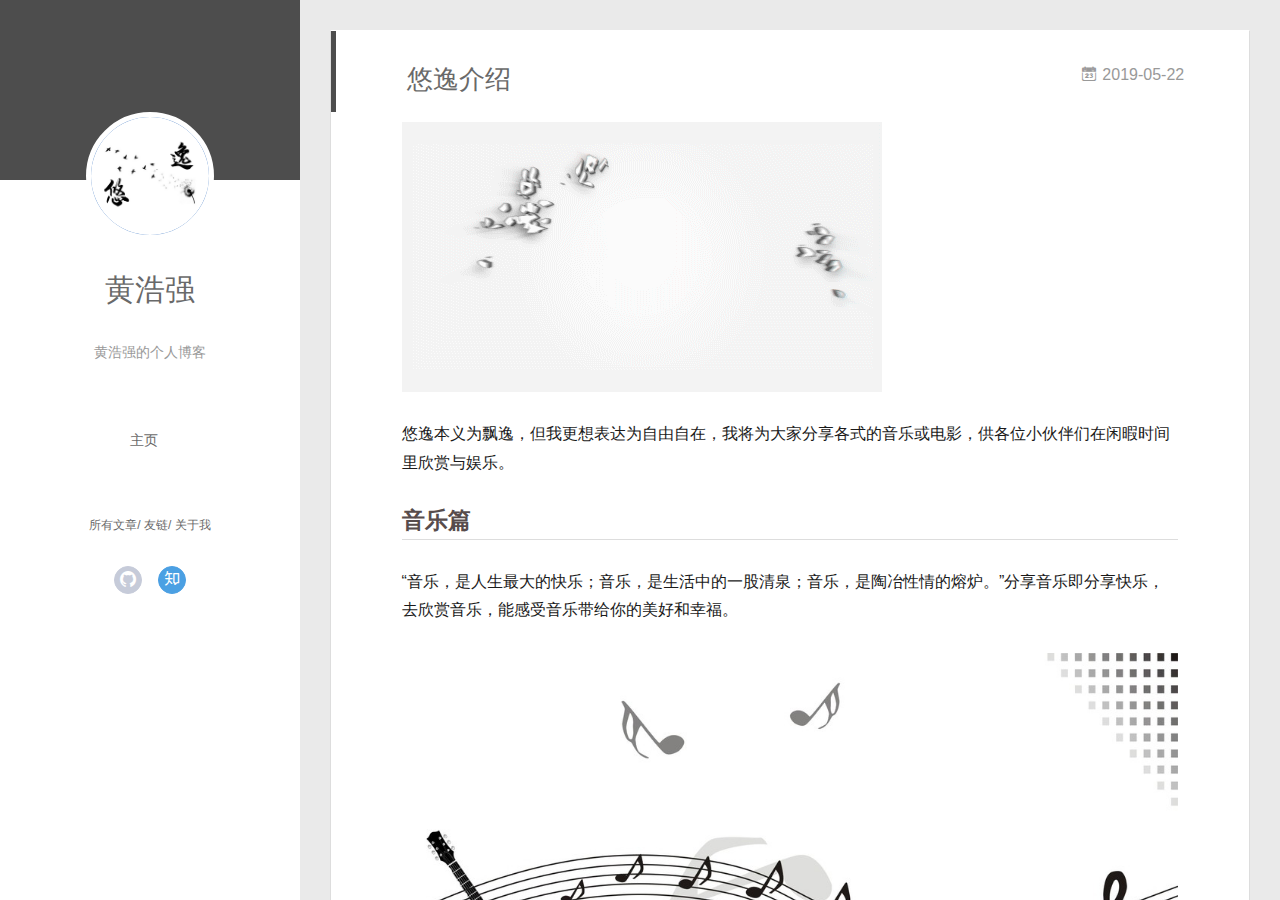
<file: index.html>
<!DOCTYPE html>
<html>
<head><meta name="generator" content="Hexo 3.8.0">
  <meta charset="utf-8">
  
  <meta name="renderer" content="webkit">
  <meta http-equiv="X-UA-Compatible" content="IE=edge">
  <link rel="dns-prefetch" href="http://www.hhq98.cn">
  <title>黄浩强的个人博客</title>
  <meta name="viewport" content="width=device-width, initial-scale=1, maximum-scale=1">
  <meta name="description" content="欢迎来到黄浩强的个人博客">
<meta name="keywords" content="黄浩强">
<meta property="og:type" content="website">
<meta property="og:title" content="黄浩强的个人博客">
<meta property="og:url" content="http://www.hhq98.cn/index.html">
<meta property="og:site_name" content="黄浩强的个人博客">
<meta property="og:description" content="欢迎来到黄浩强的个人博客">
<meta property="og:locale" content="default">
<meta name="twitter:card" content="summary">
<meta name="twitter:title" content="黄浩强的个人博客">
<meta name="twitter:description" content="欢迎来到黄浩强的个人博客">
  
    <link rel="alternative" href="/atom.xml" title="黄浩强的个人博客" type="application/atom+xml">
  
  
    <link rel="icon" href="/img/favicon.ico">
  
  <link rel="stylesheet" type="text/css" href="/./main.0cf68a.css">
  <style type="text/css">
  
    #container.show {
      background: linear-gradient(200deg,#a0cfe4,#e8c37e);
    }
  </style>
  

  

</head>
</html>
<body>
  <div id="container" q-class="show:isCtnShow">
    <canvas id="anm-canvas" class="anm-canvas"></canvas>
    <div class="left-col" q-class="show:isShow">
      
<div class="overlay" style="background: #4d4d4d"></div>
<div class="intrude-less">
	<header id="header" class="inner">
		<a href="/" class="profilepic">
			<img src="/img/1.jpg" class="js-avatar">
		</a>
		<hgroup>
		  <h1 class="header-author"><a href="/">黄浩强</a></h1>
		</hgroup>
		
		<p class="header-subtitle">黄浩强的个人博客</p>
		

		<nav class="header-menu">
			<ul>
			
				<li><a href="/">主页</a></li>
	        
			</ul>
		</nav>
		<nav class="header-smart-menu">
    		
    			
    			<a q-on="click: openSlider(e, 'innerArchive')" href="javascript:void(0)">所有文章</a>
    			
            
    			
    			<a q-on="click: openSlider(e, 'friends')" href="javascript:void(0)">友链</a>
    			
            
    			
    			<a q-on="click: openSlider(e, 'aboutme')" href="javascript:void(0)">关于我</a>
    			
            
		</nav>
		<nav class="header-nav">
			<div class="social">
				
					<a class="github" target="_blank" href="https://github.com/HHQ001" title="github"><i class="icon-github"></i></a>
		        
					<a class="zhihu" target="_blank" href="https://www.zhihu.com/people/er-jin-zhi-44/activities" title="zhihu"><i class="icon-zhihu"></i></a>
		        
			</div>
		</nav>
	</header>		
</div>

    </div>
    <div class="mid-col" q-class="show:isShow,hide:isShow|isFalse">
      
<nav id="mobile-nav">
  	<div class="overlay js-overlay" style="background: #4d4d4d"></div>
	<div class="btnctn js-mobile-btnctn">
  		<div class="slider-trigger list" q-on="click: openSlider(e)"><i class="icon icon-sort"></i></div>
	</div>
	<div class="intrude-less">
		<header id="header" class="inner">
			<div class="profilepic">
				<img src="/img/1.jpg" class="js-avatar">
			</div>
			<hgroup>
			  <h1 class="header-author js-header-author">黄浩强</h1>
			</hgroup>
			
			<p class="header-subtitle"><i class="icon icon-quo-left"></i>黄浩强的个人博客<i class="icon icon-quo-right"></i></p>
			
			
			
				
			
			
			
			<nav class="header-nav">
				<div class="social">
					
						<a class="github" target="_blank" href="https://github.com/HHQ001" title="github"><i class="icon-github"></i></a>
			        
						<a class="zhihu" target="_blank" href="https://www.zhihu.com/people/er-jin-zhi-44/activities" title="zhihu"><i class="icon-zhihu"></i></a>
			        
				</div>
			</nav>

			<nav class="header-menu js-header-menu">
				<ul style="width: 50%">
				
				
					<li style="width: 100%"><a href="/">主页</a></li>
		        
				</ul>
			</nav>
		</header>				
	</div>
	<div class="mobile-mask" style="display:none" q-show="isShow"></div>
</nav>

      <div id="wrapper" class="body-wrap">
        <div class="menu-l">
          <div class="canvas-wrap">
            <canvas data-colors="#eaeaea" data-sectionHeight="100" data-contentId="js-content" id="myCanvas1" class="anm-canvas"></canvas>
          </div>
          <div id="js-content" class="content-ll">
            
  
    <article id="post-悠逸介绍" class="article article-type-post  article-index" itemscope itemprop="blogPost">
  <div class="article-inner">
    
      <header class="article-header">
        
  
    <h1 itemprop="name">
      <a class="article-title" href="/2019/05/22/悠逸介绍/">悠逸介绍</a>
    </h1>
  

        
        <a href="/2019/05/22/悠逸介绍/" class="archive-article-date">
  	<time datetime="2019-05-22T03:38:52.000Z" itemprop="datePublished"><i class="icon-calendar icon"></i>2019-05-22</time>
</a>
        
      </header>
    
    <div class="article-entry" itemprop="articleBody">
      
        <p><img src="/2019/05/22/悠逸介绍/悠逸480.gif" alt="悠逸"></p>
<p>悠逸本义为飘逸，但我更想表达为自由自在，我将为大家分享各式的音乐或电影，供各位小伙伴们在闲暇时间里欣赏与娱乐。</p>
<h2 id="音乐篇"><a href="#音乐篇" class="headerlink" title="音乐篇"></a>音乐篇</h2><p>“音乐，是人生最大的快乐；音乐，是生活中的一股清泉；音乐，是陶冶性情的熔炉。”分享音乐即分享快乐，去欣赏音乐，能感受音乐带给你的美好和幸福。</p>
<p><img src="/2019/05/22/悠逸介绍/0101.png" alt="音乐"></p>
<h2 id="电影篇"><a href="#电影篇" class="headerlink" title="电影篇"></a>电影篇</h2><p>电影带给你的魅力是你能通过镜头所看到的世界给你对现实生活的反思，塔可夫斯基《雕刻时光》中说过，人们去电影院通常是因为时间：为了失去或错过的时光，为了不曾拥有的时光。</p>
<p>电影里有什么？<br>有别人的故事，<br>和我们那些——<br>永远闪亮的梦想。</p>
<p><img src="/2019/05/22/悠逸介绍/0102.png" alt="电影"></p>
<h2 id="End"><a href="#End" class="headerlink" title="End"></a>End</h2><p>希望往后的音乐和电影分享能给大家带来精神上的愉悦感。如果有喜欢听音乐和看电影的小伙伴可以关注我的公众号——悠逸，期待可以与你们共同探讨。</p>
<p><img src="/2019/05/22/悠逸介绍/qrcode.jpg" alt="悠逸二维码"></p>

      

      
    </div>
    <div class="article-info article-info-index">
      
      
      

      
        <p class="article-more-link">
          <a class="article-more-a" href="/2019/05/22/悠逸介绍/">展开全文 >></a>
        </p>
      

      
      <div class="clearfix"></div>
    </div>
  </div>
</article>

<aside class="wrap-side-operation">
    <div class="mod-side-operation">
        
        <div class="jump-container" id="js-jump-container" style="display:none;">
            <a href="javascript:void(0)" class="mod-side-operation__jump-to-top">
                <i class="icon-font icon-back"></i>
            </a>
            <div id="js-jump-plan-container" class="jump-plan-container" style="top: -11px;">
                <i class="icon-font icon-plane jump-plane"></i>
            </div>
        </div>
        
        
    </div>
</aside>




  
  


          </div>
        </div>
      </div>
      <footer id="footer">
  <div class="outer">
    <div id="footer-info">
    	<div class="footer-left">
    		&copy; 2019 黄浩强
    	</div>
      	<div class="footer-right">
      		<a href="http://hexo.io/" target="_blank">Hexo</a>  Theme <a href="https://github.com/litten/hexo-theme-yilia" target="_blank">Yilia</a> by Litten
      	</div>
    </div>
  </div>
</footer>
    </div>
    <script>
	var yiliaConfig = {
		mathjax: false,
		isHome: true,
		isPost: false,
		isArchive: false,
		isTag: false,
		isCategory: false,
		open_in_new: false,
		toc_hide_index: true,
		root: "/",
		innerArchive: true,
		showTags: false
	}
</script>

<script>!function(t){function n(e){if(r[e])return r[e].exports;var i=r[e]={exports:{},id:e,loaded:!1};return t[e].call(i.exports,i,i.exports,n),i.loaded=!0,i.exports}var r={};n.m=t,n.c=r,n.p="./",n(0)}([function(t,n,r){r(195),t.exports=r(191)},function(t,n,r){var e=r(3),i=r(52),o=r(27),u=r(28),c=r(53),f="prototype",a=function(t,n,r){var s,l,h,v,p=t&a.F,d=t&a.G,y=t&a.S,g=t&a.P,b=t&a.B,m=d?e:y?e[n]||(e[n]={}):(e[n]||{})[f],x=d?i:i[n]||(i[n]={}),w=x[f]||(x[f]={});d&&(r=n);for(s in r)l=!p&&m&&void 0!==m[s],h=(l?m:r)[s],v=b&&l?c(h,e):g&&"function"==typeof h?c(Function.call,h):h,m&&u(m,s,h,t&a.U),x[s]!=h&&o(x,s,v),g&&w[s]!=h&&(w[s]=h)};e.core=i,a.F=1,a.G=2,a.S=4,a.P=8,a.B=16,a.W=32,a.U=64,a.R=128,t.exports=a},function(t,n,r){var e=r(6);t.exports=function(t){if(!e(t))throw TypeError(t+" is not an object!");return t}},function(t,n){var r=t.exports="undefined"!=typeof window&&window.Math==Math?window:"undefined"!=typeof self&&self.Math==Math?self:Function("return this")();"number"==typeof __g&&(__g=r)},function(t,n){t.exports=function(t){try{return!!t()}catch(t){return!0}}},function(t,n){var r=t.exports="undefined"!=typeof window&&window.Math==Math?window:"undefined"!=typeof self&&self.Math==Math?self:Function("return this")();"number"==typeof __g&&(__g=r)},function(t,n){t.exports=function(t){return"object"==typeof t?null!==t:"function"==typeof t}},function(t,n,r){var e=r(126)("wks"),i=r(76),o=r(3).Symbol,u="function"==typeof o;(t.exports=function(t){return e[t]||(e[t]=u&&o[t]||(u?o:i)("Symbol."+t))}).store=e},function(t,n){var r={}.hasOwnProperty;t.exports=function(t,n){return r.call(t,n)}},function(t,n,r){var e=r(94),i=r(33);t.exports=function(t){return e(i(t))}},function(t,n,r){t.exports=!r(4)(function(){return 7!=Object.defineProperty({},"a",{get:function(){return 7}}).a})},function(t,n,r){var e=r(2),i=r(167),o=r(50),u=Object.defineProperty;n.f=r(10)?Object.defineProperty:function(t,n,r){if(e(t),n=o(n,!0),e(r),i)try{return u(t,n,r)}catch(t){}if("get"in r||"set"in r)throw TypeError("Accessors not supported!");return"value"in r&&(t[n]=r.value),t}},function(t,n,r){t.exports=!r(18)(function(){return 7!=Object.defineProperty({},"a",{get:function(){return 7}}).a})},function(t,n,r){var e=r(14),i=r(22);t.exports=r(12)?function(t,n,r){return e.f(t,n,i(1,r))}:function(t,n,r){return t[n]=r,t}},function(t,n,r){var e=r(20),i=r(58),o=r(42),u=Object.defineProperty;n.f=r(12)?Object.defineProperty:function(t,n,r){if(e(t),n=o(n,!0),e(r),i)try{return u(t,n,r)}catch(t){}if("get"in r||"set"in r)throw TypeError("Accessors not supported!");return"value"in r&&(t[n]=r.value),t}},function(t,n,r){var e=r(40)("wks"),i=r(23),o=r(5).Symbol,u="function"==typeof o;(t.exports=function(t){return e[t]||(e[t]=u&&o[t]||(u?o:i)("Symbol."+t))}).store=e},function(t,n,r){var e=r(67),i=Math.min;t.exports=function(t){return t>0?i(e(t),9007199254740991):0}},function(t,n,r){var e=r(46);t.exports=function(t){return Object(e(t))}},function(t,n){t.exports=function(t){try{return!!t()}catch(t){return!0}}},function(t,n,r){var e=r(63),i=r(34);t.exports=Object.keys||function(t){return e(t,i)}},function(t,n,r){var e=r(21);t.exports=function(t){if(!e(t))throw TypeError(t+" is not an object!");return t}},function(t,n){t.exports=function(t){return"object"==typeof t?null!==t:"function"==typeof t}},function(t,n){t.exports=function(t,n){return{enumerable:!(1&t),configurable:!(2&t),writable:!(4&t),value:n}}},function(t,n){var r=0,e=Math.random();t.exports=function(t){return"Symbol(".concat(void 0===t?"":t,")_",(++r+e).toString(36))}},function(t,n){var r={}.hasOwnProperty;t.exports=function(t,n){return r.call(t,n)}},function(t,n){var r=t.exports={version:"2.4.0"};"number"==typeof __e&&(__e=r)},function(t,n){t.exports=function(t){if("function"!=typeof t)throw TypeError(t+" is not a function!");return t}},function(t,n,r){var e=r(11),i=r(66);t.exports=r(10)?function(t,n,r){return e.f(t,n,i(1,r))}:function(t,n,r){return t[n]=r,t}},function(t,n,r){var e=r(3),i=r(27),o=r(24),u=r(76)("src"),c="toString",f=Function[c],a=(""+f).split(c);r(52).inspectSource=function(t){return f.call(t)},(t.exports=function(t,n,r,c){var f="function"==typeof r;f&&(o(r,"name")||i(r,"name",n)),t[n]!==r&&(f&&(o(r,u)||i(r,u,t[n]?""+t[n]:a.join(String(n)))),t===e?t[n]=r:c?t[n]?t[n]=r:i(t,n,r):(delete t[n],i(t,n,r)))})(Function.prototype,c,function(){return"function"==typeof this&&this[u]||f.call(this)})},function(t,n,r){var e=r(1),i=r(4),o=r(46),u=function(t,n,r,e){var i=String(o(t)),u="<"+n;return""!==r&&(u+=" "+r+'="'+String(e).replace(/"/g,"&quot;")+'"'),u+">"+i+"</"+n+">"};t.exports=function(t,n){var r={};r[t]=n(u),e(e.P+e.F*i(function(){var n=""[t]('"');return n!==n.toLowerCase()||n.split('"').length>3}),"String",r)}},function(t,n,r){var e=r(115),i=r(46);t.exports=function(t){return e(i(t))}},function(t,n,r){var e=r(116),i=r(66),o=r(30),u=r(50),c=r(24),f=r(167),a=Object.getOwnPropertyDescriptor;n.f=r(10)?a:function(t,n){if(t=o(t),n=u(n,!0),f)try{return a(t,n)}catch(t){}if(c(t,n))return i(!e.f.call(t,n),t[n])}},function(t,n,r){var e=r(24),i=r(17),o=r(145)("IE_PROTO"),u=Object.prototype;t.exports=Object.getPrototypeOf||function(t){return t=i(t),e(t,o)?t[o]:"function"==typeof t.constructor&&t instanceof t.constructor?t.constructor.prototype:t instanceof Object?u:null}},function(t,n){t.exports=function(t){if(void 0==t)throw TypeError("Can't call method on  "+t);return t}},function(t,n){t.exports="constructor,hasOwnProperty,isPrototypeOf,propertyIsEnumerable,toLocaleString,toString,valueOf".split(",")},function(t,n){t.exports={}},function(t,n){t.exports=!0},function(t,n){n.f={}.propertyIsEnumerable},function(t,n,r){var e=r(14).f,i=r(8),o=r(15)("toStringTag");t.exports=function(t,n,r){t&&!i(t=r?t:t.prototype,o)&&e(t,o,{configurable:!0,value:n})}},function(t,n,r){var e=r(40)("keys"),i=r(23);t.exports=function(t){return e[t]||(e[t]=i(t))}},function(t,n,r){var e=r(5),i="__core-js_shared__",o=e[i]||(e[i]={});t.exports=function(t){return o[t]||(o[t]={})}},function(t,n){var r=Math.ceil,e=Math.floor;t.exports=function(t){return isNaN(t=+t)?0:(t>0?e:r)(t)}},function(t,n,r){var e=r(21);t.exports=function(t,n){if(!e(t))return t;var r,i;if(n&&"function"==typeof(r=t.toString)&&!e(i=r.call(t)))return i;if("function"==typeof(r=t.valueOf)&&!e(i=r.call(t)))return i;if(!n&&"function"==typeof(r=t.toString)&&!e(i=r.call(t)))return i;throw TypeError("Can't convert object to primitive value")}},function(t,n,r){var e=r(5),i=r(25),o=r(36),u=r(44),c=r(14).f;t.exports=function(t){var n=i.Symbol||(i.Symbol=o?{}:e.Symbol||{});"_"==t.charAt(0)||t in n||c(n,t,{value:u.f(t)})}},function(t,n,r){n.f=r(15)},function(t,n){var r={}.toString;t.exports=function(t){return r.call(t).slice(8,-1)}},function(t,n){t.exports=function(t){if(void 0==t)throw TypeError("Can't call method on  "+t);return t}},function(t,n,r){var e=r(4);t.exports=function(t,n){return!!t&&e(function(){n?t.call(null,function(){},1):t.call(null)})}},function(t,n,r){var e=r(53),i=r(115),o=r(17),u=r(16),c=r(203);t.exports=function(t,n){var r=1==t,f=2==t,a=3==t,s=4==t,l=6==t,h=5==t||l,v=n||c;return function(n,c,p){for(var d,y,g=o(n),b=i(g),m=e(c,p,3),x=u(b.length),w=0,S=r?v(n,x):f?v(n,0):void 0;x>w;w++)if((h||w in b)&&(d=b[w],y=m(d,w,g),t))if(r)S[w]=y;else if(y)switch(t){case 3:return!0;case 5:return d;case 6:return w;case 2:S.push(d)}else if(s)return!1;return l?-1:a||s?s:S}}},function(t,n,r){var e=r(1),i=r(52),o=r(4);t.exports=function(t,n){var r=(i.Object||{})[t]||Object[t],u={};u[t]=n(r),e(e.S+e.F*o(function(){r(1)}),"Object",u)}},function(t,n,r){var e=r(6);t.exports=function(t,n){if(!e(t))return t;var r,i;if(n&&"function"==typeof(r=t.toString)&&!e(i=r.call(t)))return i;if("function"==typeof(r=t.valueOf)&&!e(i=r.call(t)))return i;if(!n&&"function"==typeof(r=t.toString)&&!e(i=r.call(t)))return i;throw TypeError("Can't convert object to primitive value")}},function(t,n,r){var e=r(5),i=r(25),o=r(91),u=r(13),c="prototype",f=function(t,n,r){var a,s,l,h=t&f.F,v=t&f.G,p=t&f.S,d=t&f.P,y=t&f.B,g=t&f.W,b=v?i:i[n]||(i[n]={}),m=b[c],x=v?e:p?e[n]:(e[n]||{})[c];v&&(r=n);for(a in r)(s=!h&&x&&void 0!==x[a])&&a in b||(l=s?x[a]:r[a],b[a]=v&&"function"!=typeof x[a]?r[a]:y&&s?o(l,e):g&&x[a]==l?function(t){var n=function(n,r,e){if(this instanceof t){switch(arguments.length){case 0:return new t;case 1:return new t(n);case 2:return new t(n,r)}return new t(n,r,e)}return t.apply(this,arguments)};return n[c]=t[c],n}(l):d&&"function"==typeof l?o(Function.call,l):l,d&&((b.virtual||(b.virtual={}))[a]=l,t&f.R&&m&&!m[a]&&u(m,a,l)))};f.F=1,f.G=2,f.S=4,f.P=8,f.B=16,f.W=32,f.U=64,f.R=128,t.exports=f},function(t,n){var r=t.exports={version:"2.4.0"};"number"==typeof __e&&(__e=r)},function(t,n,r){var e=r(26);t.exports=function(t,n,r){if(e(t),void 0===n)return t;switch(r){case 1:return function(r){return t.call(n,r)};case 2:return function(r,e){return t.call(n,r,e)};case 3:return function(r,e,i){return t.call(n,r,e,i)}}return function(){return t.apply(n,arguments)}}},function(t,n,r){var e=r(183),i=r(1),o=r(126)("metadata"),u=o.store||(o.store=new(r(186))),c=function(t,n,r){var i=u.get(t);if(!i){if(!r)return;u.set(t,i=new e)}var o=i.get(n);if(!o){if(!r)return;i.set(n,o=new e)}return o},f=function(t,n,r){var e=c(n,r,!1);return void 0!==e&&e.has(t)},a=function(t,n,r){var e=c(n,r,!1);return void 0===e?void 0:e.get(t)},s=function(t,n,r,e){c(r,e,!0).set(t,n)},l=function(t,n){var r=c(t,n,!1),e=[];return r&&r.forEach(function(t,n){e.push(n)}),e},h=function(t){return void 0===t||"symbol"==typeof t?t:String(t)},v=function(t){i(i.S,"Reflect",t)};t.exports={store:u,map:c,has:f,get:a,set:s,keys:l,key:h,exp:v}},function(t,n,r){"use strict";if(r(10)){var e=r(69),i=r(3),o=r(4),u=r(1),c=r(127),f=r(152),a=r(53),s=r(68),l=r(66),h=r(27),v=r(73),p=r(67),d=r(16),y=r(75),g=r(50),b=r(24),m=r(180),x=r(114),w=r(6),S=r(17),_=r(137),O=r(70),E=r(32),P=r(71).f,j=r(154),F=r(76),M=r(7),A=r(48),N=r(117),T=r(146),I=r(155),k=r(80),L=r(123),R=r(74),C=r(130),D=r(160),U=r(11),W=r(31),G=U.f,B=W.f,V=i.RangeError,z=i.TypeError,q=i.Uint8Array,K="ArrayBuffer",J="Shared"+K,Y="BYTES_PER_ELEMENT",H="prototype",$=Array[H],X=f.ArrayBuffer,Q=f.DataView,Z=A(0),tt=A(2),nt=A(3),rt=A(4),et=A(5),it=A(6),ot=N(!0),ut=N(!1),ct=I.values,ft=I.keys,at=I.entries,st=$.lastIndexOf,lt=$.reduce,ht=$.reduceRight,vt=$.join,pt=$.sort,dt=$.slice,yt=$.toString,gt=$.toLocaleString,bt=M("iterator"),mt=M("toStringTag"),xt=F("typed_constructor"),wt=F("def_constructor"),St=c.CONSTR,_t=c.TYPED,Ot=c.VIEW,Et="Wrong length!",Pt=A(1,function(t,n){return Tt(T(t,t[wt]),n)}),jt=o(function(){return 1===new q(new Uint16Array([1]).buffer)[0]}),Ft=!!q&&!!q[H].set&&o(function(){new q(1).set({})}),Mt=function(t,n){if(void 0===t)throw z(Et);var r=+t,e=d(t);if(n&&!m(r,e))throw V(Et);return e},At=function(t,n){var r=p(t);if(r<0||r%n)throw V("Wrong offset!");return r},Nt=function(t){if(w(t)&&_t in t)return t;throw z(t+" is not a typed array!")},Tt=function(t,n){if(!(w(t)&&xt in t))throw z("It is not a typed array constructor!");return new t(n)},It=function(t,n){return kt(T(t,t[wt]),n)},kt=function(t,n){for(var r=0,e=n.length,i=Tt(t,e);e>r;)i[r]=n[r++];return i},Lt=function(t,n,r){G(t,n,{get:function(){return this._d[r]}})},Rt=function(t){var n,r,e,i,o,u,c=S(t),f=arguments.length,s=f>1?arguments[1]:void 0,l=void 0!==s,h=j(c);if(void 0!=h&&!_(h)){for(u=h.call(c),e=[],n=0;!(o=u.next()).done;n++)e.push(o.value);c=e}for(l&&f>2&&(s=a(s,arguments[2],2)),n=0,r=d(c.length),i=Tt(this,r);r>n;n++)i[n]=l?s(c[n],n):c[n];return i},Ct=function(){for(var t=0,n=arguments.length,r=Tt(this,n);n>t;)r[t]=arguments[t++];return r},Dt=!!q&&o(function(){gt.call(new q(1))}),Ut=function(){return gt.apply(Dt?dt.call(Nt(this)):Nt(this),arguments)},Wt={copyWithin:function(t,n){return D.call(Nt(this),t,n,arguments.length>2?arguments[2]:void 0)},every:function(t){return rt(Nt(this),t,arguments.length>1?arguments[1]:void 0)},fill:function(t){return C.apply(Nt(this),arguments)},filter:function(t){return It(this,tt(Nt(this),t,arguments.length>1?arguments[1]:void 0))},find:function(t){return et(Nt(this),t,arguments.length>1?arguments[1]:void 0)},findIndex:function(t){return it(Nt(this),t,arguments.length>1?arguments[1]:void 0)},forEach:function(t){Z(Nt(this),t,arguments.length>1?arguments[1]:void 0)},indexOf:function(t){return ut(Nt(this),t,arguments.length>1?arguments[1]:void 0)},includes:function(t){return ot(Nt(this),t,arguments.length>1?arguments[1]:void 0)},join:function(t){return vt.apply(Nt(this),arguments)},lastIndexOf:function(t){return st.apply(Nt(this),arguments)},map:function(t){return Pt(Nt(this),t,arguments.length>1?arguments[1]:void 0)},reduce:function(t){return lt.apply(Nt(this),arguments)},reduceRight:function(t){return ht.apply(Nt(this),arguments)},reverse:function(){for(var t,n=this,r=Nt(n).length,e=Math.floor(r/2),i=0;i<e;)t=n[i],n[i++]=n[--r],n[r]=t;return n},some:function(t){return nt(Nt(this),t,arguments.length>1?arguments[1]:void 0)},sort:function(t){return pt.call(Nt(this),t)},subarray:function(t,n){var r=Nt(this),e=r.length,i=y(t,e);return new(T(r,r[wt]))(r.buffer,r.byteOffset+i*r.BYTES_PER_ELEMENT,d((void 0===n?e:y(n,e))-i))}},Gt=function(t,n){return It(this,dt.call(Nt(this),t,n))},Bt=function(t){Nt(this);var n=At(arguments[1],1),r=this.length,e=S(t),i=d(e.length),o=0;if(i+n>r)throw V(Et);for(;o<i;)this[n+o]=e[o++]},Vt={entries:function(){return at.call(Nt(this))},keys:function(){return ft.call(Nt(this))},values:function(){return ct.call(Nt(this))}},zt=function(t,n){return w(t)&&t[_t]&&"symbol"!=typeof n&&n in t&&String(+n)==String(n)},qt=function(t,n){return zt(t,n=g(n,!0))?l(2,t[n]):B(t,n)},Kt=function(t,n,r){return!(zt(t,n=g(n,!0))&&w(r)&&b(r,"value"))||b(r,"get")||b(r,"set")||r.configurable||b(r,"writable")&&!r.writable||b(r,"enumerable")&&!r.enumerable?G(t,n,r):(t[n]=r.value,t)};St||(W.f=qt,U.f=Kt),u(u.S+u.F*!St,"Object",{getOwnPropertyDescriptor:qt,defineProperty:Kt}),o(function(){yt.call({})})&&(yt=gt=function(){return vt.call(this)});var Jt=v({},Wt);v(Jt,Vt),h(Jt,bt,Vt.values),v(Jt,{slice:Gt,set:Bt,constructor:function(){},toString:yt,toLocaleString:Ut}),Lt(Jt,"buffer","b"),Lt(Jt,"byteOffset","o"),Lt(Jt,"byteLength","l"),Lt(Jt,"length","e"),G(Jt,mt,{get:function(){return this[_t]}}),t.exports=function(t,n,r,f){f=!!f;var a=t+(f?"Clamped":"")+"Array",l="Uint8Array"!=a,v="get"+t,p="set"+t,y=i[a],g=y||{},b=y&&E(y),m=!y||!c.ABV,S={},_=y&&y[H],j=function(t,r){var e=t._d;return e.v[v](r*n+e.o,jt)},F=function(t,r,e){var i=t._d;f&&(e=(e=Math.round(e))<0?0:e>255?255:255&e),i.v[p](r*n+i.o,e,jt)},M=function(t,n){G(t,n,{get:function(){return j(this,n)},set:function(t){return F(this,n,t)},enumerable:!0})};m?(y=r(function(t,r,e,i){s(t,y,a,"_d");var o,u,c,f,l=0,v=0;if(w(r)){if(!(r instanceof X||(f=x(r))==K||f==J))return _t in r?kt(y,r):Rt.call(y,r);o=r,v=At(e,n);var p=r.byteLength;if(void 0===i){if(p%n)throw V(Et);if((u=p-v)<0)throw V(Et)}else if((u=d(i)*n)+v>p)throw V(Et);c=u/n}else c=Mt(r,!0),u=c*n,o=new X(u);for(h(t,"_d",{b:o,o:v,l:u,e:c,v:new Q(o)});l<c;)M(t,l++)}),_=y[H]=O(Jt),h(_,"constructor",y)):L(function(t){new y(null),new y(t)},!0)||(y=r(function(t,r,e,i){s(t,y,a);var o;return w(r)?r instanceof X||(o=x(r))==K||o==J?void 0!==i?new g(r,At(e,n),i):void 0!==e?new g(r,At(e,n)):new g(r):_t in r?kt(y,r):Rt.call(y,r):new g(Mt(r,l))}),Z(b!==Function.prototype?P(g).concat(P(b)):P(g),function(t){t in y||h(y,t,g[t])}),y[H]=_,e||(_.constructor=y));var A=_[bt],N=!!A&&("values"==A.name||void 0==A.name),T=Vt.values;h(y,xt,!0),h(_,_t,a),h(_,Ot,!0),h(_,wt,y),(f?new y(1)[mt]==a:mt in _)||G(_,mt,{get:function(){return a}}),S[a]=y,u(u.G+u.W+u.F*(y!=g),S),u(u.S,a,{BYTES_PER_ELEMENT:n,from:Rt,of:Ct}),Y in _||h(_,Y,n),u(u.P,a,Wt),R(a),u(u.P+u.F*Ft,a,{set:Bt}),u(u.P+u.F*!N,a,Vt),u(u.P+u.F*(_.toString!=yt),a,{toString:yt}),u(u.P+u.F*o(function(){new y(1).slice()}),a,{slice:Gt}),u(u.P+u.F*(o(function(){return[1,2].toLocaleString()!=new y([1,2]).toLocaleString()})||!o(function(){_.toLocaleString.call([1,2])})),a,{toLocaleString:Ut}),k[a]=N?A:T,e||N||h(_,bt,T)}}else t.exports=function(){}},function(t,n){var r={}.toString;t.exports=function(t){return r.call(t).slice(8,-1)}},function(t,n,r){var e=r(21),i=r(5).document,o=e(i)&&e(i.createElement);t.exports=function(t){return o?i.createElement(t):{}}},function(t,n,r){t.exports=!r(12)&&!r(18)(function(){return 7!=Object.defineProperty(r(57)("div"),"a",{get:function(){return 7}}).a})},function(t,n,r){"use strict";var e=r(36),i=r(51),o=r(64),u=r(13),c=r(8),f=r(35),a=r(96),s=r(38),l=r(103),h=r(15)("iterator"),v=!([].keys&&"next"in[].keys()),p="keys",d="values",y=function(){return this};t.exports=function(t,n,r,g,b,m,x){a(r,n,g);var w,S,_,O=function(t){if(!v&&t in F)return F[t];switch(t){case p:case d:return function(){return new r(this,t)}}return function(){return new r(this,t)}},E=n+" Iterator",P=b==d,j=!1,F=t.prototype,M=F[h]||F["@@iterator"]||b&&F[b],A=M||O(b),N=b?P?O("entries"):A:void 0,T="Array"==n?F.entries||M:M;if(T&&(_=l(T.call(new t)))!==Object.prototype&&(s(_,E,!0),e||c(_,h)||u(_,h,y)),P&&M&&M.name!==d&&(j=!0,A=function(){return M.call(this)}),e&&!x||!v&&!j&&F[h]||u(F,h,A),f[n]=A,f[E]=y,b)if(w={values:P?A:O(d),keys:m?A:O(p),entries:N},x)for(S in w)S in F||o(F,S,w[S]);else i(i.P+i.F*(v||j),n,w);return w}},function(t,n,r){var e=r(20),i=r(100),o=r(34),u=r(39)("IE_PROTO"),c=function(){},f="prototype",a=function(){var t,n=r(57)("iframe"),e=o.length;for(n.style.display="none",r(93).appendChild(n),n.src="javascript:",t=n.contentWindow.document,t.open(),t.write("<script>document.F=Object<\/script>"),t.close(),a=t.F;e--;)delete a[f][o[e]];return a()};t.exports=Object.create||function(t,n){var r;return null!==t?(c[f]=e(t),r=new c,c[f]=null,r[u]=t):r=a(),void 0===n?r:i(r,n)}},function(t,n,r){var e=r(63),i=r(34).concat("length","prototype");n.f=Object.getOwnPropertyNames||function(t){return e(t,i)}},function(t,n){n.f=Object.getOwnPropertySymbols},function(t,n,r){var e=r(8),i=r(9),o=r(90)(!1),u=r(39)("IE_PROTO");t.exports=function(t,n){var r,c=i(t),f=0,a=[];for(r in c)r!=u&&e(c,r)&&a.push(r);for(;n.length>f;)e(c,r=n[f++])&&(~o(a,r)||a.push(r));return a}},function(t,n,r){t.exports=r(13)},function(t,n,r){var e=r(76)("meta"),i=r(6),o=r(24),u=r(11).f,c=0,f=Object.isExtensible||function(){return!0},a=!r(4)(function(){return f(Object.preventExtensions({}))}),s=function(t){u(t,e,{value:{i:"O"+ ++c,w:{}}})},l=function(t,n){if(!i(t))return"symbol"==typeof t?t:("string"==typeof t?"S":"P")+t;if(!o(t,e)){if(!f(t))return"F";if(!n)return"E";s(t)}return t[e].i},h=function(t,n){if(!o(t,e)){if(!f(t))return!0;if(!n)return!1;s(t)}return t[e].w},v=function(t){return a&&p.NEED&&f(t)&&!o(t,e)&&s(t),t},p=t.exports={KEY:e,NEED:!1,fastKey:l,getWeak:h,onFreeze:v}},function(t,n){t.exports=function(t,n){return{enumerable:!(1&t),configurable:!(2&t),writable:!(4&t),value:n}}},function(t,n){var r=Math.ceil,e=Math.floor;t.exports=function(t){return isNaN(t=+t)?0:(t>0?e:r)(t)}},function(t,n){t.exports=function(t,n,r,e){if(!(t instanceof n)||void 0!==e&&e in t)throw TypeError(r+": incorrect invocation!");return t}},function(t,n){t.exports=!1},function(t,n,r){var e=r(2),i=r(173),o=r(133),u=r(145)("IE_PROTO"),c=function(){},f="prototype",a=function(){var t,n=r(132)("iframe"),e=o.length;for(n.style.display="none",r(135).appendChild(n),n.src="javascript:",t=n.contentWindow.document,t.open(),t.write("<script>document.F=Object<\/script>"),t.close(),a=t.F;e--;)delete a[f][o[e]];return a()};t.exports=Object.create||function(t,n){var r;return null!==t?(c[f]=e(t),r=new c,c[f]=null,r[u]=t):r=a(),void 0===n?r:i(r,n)}},function(t,n,r){var e=r(175),i=r(133).concat("length","prototype");n.f=Object.getOwnPropertyNames||function(t){return e(t,i)}},function(t,n,r){var e=r(175),i=r(133);t.exports=Object.keys||function(t){return e(t,i)}},function(t,n,r){var e=r(28);t.exports=function(t,n,r){for(var i in n)e(t,i,n[i],r);return t}},function(t,n,r){"use strict";var e=r(3),i=r(11),o=r(10),u=r(7)("species");t.exports=function(t){var n=e[t];o&&n&&!n[u]&&i.f(n,u,{configurable:!0,get:function(){return this}})}},function(t,n,r){var e=r(67),i=Math.max,o=Math.min;t.exports=function(t,n){return t=e(t),t<0?i(t+n,0):o(t,n)}},function(t,n){var r=0,e=Math.random();t.exports=function(t){return"Symbol(".concat(void 0===t?"":t,")_",(++r+e).toString(36))}},function(t,n,r){var e=r(33);t.exports=function(t){return Object(e(t))}},function(t,n,r){var e=r(7)("unscopables"),i=Array.prototype;void 0==i[e]&&r(27)(i,e,{}),t.exports=function(t){i[e][t]=!0}},function(t,n,r){var e=r(53),i=r(169),o=r(137),u=r(2),c=r(16),f=r(154),a={},s={},n=t.exports=function(t,n,r,l,h){var v,p,d,y,g=h?function(){return t}:f(t),b=e(r,l,n?2:1),m=0;if("function"!=typeof g)throw TypeError(t+" is not iterable!");if(o(g)){for(v=c(t.length);v>m;m++)if((y=n?b(u(p=t[m])[0],p[1]):b(t[m]))===a||y===s)return y}else for(d=g.call(t);!(p=d.next()).done;)if((y=i(d,b,p.value,n))===a||y===s)return y};n.BREAK=a,n.RETURN=s},function(t,n){t.exports={}},function(t,n,r){var e=r(11).f,i=r(24),o=r(7)("toStringTag");t.exports=function(t,n,r){t&&!i(t=r?t:t.prototype,o)&&e(t,o,{configurable:!0,value:n})}},function(t,n,r){var e=r(1),i=r(46),o=r(4),u=r(150),c="["+u+"]",f="​",a=RegExp("^"+c+c+"*"),s=RegExp(c+c+"*$"),l=function(t,n,r){var i={},c=o(function(){return!!u[t]()||f[t]()!=f}),a=i[t]=c?n(h):u[t];r&&(i[r]=a),e(e.P+e.F*c,"String",i)},h=l.trim=function(t,n){return t=String(i(t)),1&n&&(t=t.replace(a,"")),2&n&&(t=t.replace(s,"")),t};t.exports=l},function(t,n,r){t.exports={default:r(86),__esModule:!0}},function(t,n,r){t.exports={default:r(87),__esModule:!0}},function(t,n,r){"use strict";function e(t){return t&&t.__esModule?t:{default:t}}n.__esModule=!0;var i=r(84),o=e(i),u=r(83),c=e(u),f="function"==typeof c.default&&"symbol"==typeof o.default?function(t){return typeof t}:function(t){return t&&"function"==typeof c.default&&t.constructor===c.default&&t!==c.default.prototype?"symbol":typeof t};n.default="function"==typeof c.default&&"symbol"===f(o.default)?function(t){return void 0===t?"undefined":f(t)}:function(t){return t&&"function"==typeof c.default&&t.constructor===c.default&&t!==c.default.prototype?"symbol":void 0===t?"undefined":f(t)}},function(t,n,r){r(110),r(108),r(111),r(112),t.exports=r(25).Symbol},function(t,n,r){r(109),r(113),t.exports=r(44).f("iterator")},function(t,n){t.exports=function(t){if("function"!=typeof t)throw TypeError(t+" is not a function!");return t}},function(t,n){t.exports=function(){}},function(t,n,r){var e=r(9),i=r(106),o=r(105);t.exports=function(t){return function(n,r,u){var c,f=e(n),a=i(f.length),s=o(u,a);if(t&&r!=r){for(;a>s;)if((c=f[s++])!=c)return!0}else for(;a>s;s++)if((t||s in f)&&f[s]===r)return t||s||0;return!t&&-1}}},function(t,n,r){var e=r(88);t.exports=function(t,n,r){if(e(t),void 0===n)return t;switch(r){case 1:return function(r){return t.call(n,r)};case 2:return function(r,e){return t.call(n,r,e)};case 3:return function(r,e,i){return t.call(n,r,e,i)}}return function(){return t.apply(n,arguments)}}},function(t,n,r){var e=r(19),i=r(62),o=r(37);t.exports=function(t){var n=e(t),r=i.f;if(r)for(var u,c=r(t),f=o.f,a=0;c.length>a;)f.call(t,u=c[a++])&&n.push(u);return n}},function(t,n,r){t.exports=r(5).document&&document.documentElement},function(t,n,r){var e=r(56);t.exports=Object("z").propertyIsEnumerable(0)?Object:function(t){return"String"==e(t)?t.split(""):Object(t)}},function(t,n,r){var e=r(56);t.exports=Array.isArray||function(t){return"Array"==e(t)}},function(t,n,r){"use strict";var e=r(60),i=r(22),o=r(38),u={};r(13)(u,r(15)("iterator"),function(){return this}),t.exports=function(t,n,r){t.prototype=e(u,{next:i(1,r)}),o(t,n+" Iterator")}},function(t,n){t.exports=function(t,n){return{value:n,done:!!t}}},function(t,n,r){var e=r(19),i=r(9);t.exports=function(t,n){for(var r,o=i(t),u=e(o),c=u.length,f=0;c>f;)if(o[r=u[f++]]===n)return r}},function(t,n,r){var e=r(23)("meta"),i=r(21),o=r(8),u=r(14).f,c=0,f=Object.isExtensible||function(){return!0},a=!r(18)(function(){return f(Object.preventExtensions({}))}),s=function(t){u(t,e,{value:{i:"O"+ ++c,w:{}}})},l=function(t,n){if(!i(t))return"symbol"==typeof t?t:("string"==typeof t?"S":"P")+t;if(!o(t,e)){if(!f(t))return"F";if(!n)return"E";s(t)}return t[e].i},h=function(t,n){if(!o(t,e)){if(!f(t))return!0;if(!n)return!1;s(t)}return t[e].w},v=function(t){return a&&p.NEED&&f(t)&&!o(t,e)&&s(t),t},p=t.exports={KEY:e,NEED:!1,fastKey:l,getWeak:h,onFreeze:v}},function(t,n,r){var e=r(14),i=r(20),o=r(19);t.exports=r(12)?Object.defineProperties:function(t,n){i(t);for(var r,u=o(n),c=u.length,f=0;c>f;)e.f(t,r=u[f++],n[r]);return t}},function(t,n,r){var e=r(37),i=r(22),o=r(9),u=r(42),c=r(8),f=r(58),a=Object.getOwnPropertyDescriptor;n.f=r(12)?a:function(t,n){if(t=o(t),n=u(n,!0),f)try{return a(t,n)}catch(t){}if(c(t,n))return i(!e.f.call(t,n),t[n])}},function(t,n,r){var e=r(9),i=r(61).f,o={}.toString,u="object"==typeof window&&window&&Object.getOwnPropertyNames?Object.getOwnPropertyNames(window):[],c=function(t){try{return i(t)}catch(t){return u.slice()}};t.exports.f=function(t){return u&&"[object Window]"==o.call(t)?c(t):i(e(t))}},function(t,n,r){var e=r(8),i=r(77),o=r(39)("IE_PROTO"),u=Object.prototype;t.exports=Object.getPrototypeOf||function(t){return t=i(t),e(t,o)?t[o]:"function"==typeof t.constructor&&t instanceof t.constructor?t.constructor.prototype:t instanceof Object?u:null}},function(t,n,r){var e=r(41),i=r(33);t.exports=function(t){return function(n,r){var o,u,c=String(i(n)),f=e(r),a=c.length;return f<0||f>=a?t?"":void 0:(o=c.charCodeAt(f),o<55296||o>56319||f+1===a||(u=c.charCodeAt(f+1))<56320||u>57343?t?c.charAt(f):o:t?c.slice(f,f+2):u-56320+(o-55296<<10)+65536)}}},function(t,n,r){var e=r(41),i=Math.max,o=Math.min;t.exports=function(t,n){return t=e(t),t<0?i(t+n,0):o(t,n)}},function(t,n,r){var e=r(41),i=Math.min;t.exports=function(t){return t>0?i(e(t),9007199254740991):0}},function(t,n,r){"use strict";var e=r(89),i=r(97),o=r(35),u=r(9);t.exports=r(59)(Array,"Array",function(t,n){this._t=u(t),this._i=0,this._k=n},function(){var t=this._t,n=this._k,r=this._i++;return!t||r>=t.length?(this._t=void 0,i(1)):"keys"==n?i(0,r):"values"==n?i(0,t[r]):i(0,[r,t[r]])},"values"),o.Arguments=o.Array,e("keys"),e("values"),e("entries")},function(t,n){},function(t,n,r){"use strict";var e=r(104)(!0);r(59)(String,"String",function(t){this._t=String(t),this._i=0},function(){var t,n=this._t,r=this._i;return r>=n.length?{value:void 0,done:!0}:(t=e(n,r),this._i+=t.length,{value:t,done:!1})})},function(t,n,r){"use strict";var e=r(5),i=r(8),o=r(12),u=r(51),c=r(64),f=r(99).KEY,a=r(18),s=r(40),l=r(38),h=r(23),v=r(15),p=r(44),d=r(43),y=r(98),g=r(92),b=r(95),m=r(20),x=r(9),w=r(42),S=r(22),_=r(60),O=r(102),E=r(101),P=r(14),j=r(19),F=E.f,M=P.f,A=O.f,N=e.Symbol,T=e.JSON,I=T&&T.stringify,k="prototype",L=v("_hidden"),R=v("toPrimitive"),C={}.propertyIsEnumerable,D=s("symbol-registry"),U=s("symbols"),W=s("op-symbols"),G=Object[k],B="function"==typeof N,V=e.QObject,z=!V||!V[k]||!V[k].findChild,q=o&&a(function(){return 7!=_(M({},"a",{get:function(){return M(this,"a",{value:7}).a}})).a})?function(t,n,r){var e=F(G,n);e&&delete G[n],M(t,n,r),e&&t!==G&&M(G,n,e)}:M,K=function(t){var n=U[t]=_(N[k]);return n._k=t,n},J=B&&"symbol"==typeof N.iterator?function(t){return"symbol"==typeof t}:function(t){return t instanceof N},Y=function(t,n,r){return t===G&&Y(W,n,r),m(t),n=w(n,!0),m(r),i(U,n)?(r.enumerable?(i(t,L)&&t[L][n]&&(t[L][n]=!1),r=_(r,{enumerable:S(0,!1)})):(i(t,L)||M(t,L,S(1,{})),t[L][n]=!0),q(t,n,r)):M(t,n,r)},H=function(t,n){m(t);for(var r,e=g(n=x(n)),i=0,o=e.length;o>i;)Y(t,r=e[i++],n[r]);return t},$=function(t,n){return void 0===n?_(t):H(_(t),n)},X=function(t){var n=C.call(this,t=w(t,!0));return!(this===G&&i(U,t)&&!i(W,t))&&(!(n||!i(this,t)||!i(U,t)||i(this,L)&&this[L][t])||n)},Q=function(t,n){if(t=x(t),n=w(n,!0),t!==G||!i(U,n)||i(W,n)){var r=F(t,n);return!r||!i(U,n)||i(t,L)&&t[L][n]||(r.enumerable=!0),r}},Z=function(t){for(var n,r=A(x(t)),e=[],o=0;r.length>o;)i(U,n=r[o++])||n==L||n==f||e.push(n);return e},tt=function(t){for(var n,r=t===G,e=A(r?W:x(t)),o=[],u=0;e.length>u;)!i(U,n=e[u++])||r&&!i(G,n)||o.push(U[n]);return o};B||(N=function(){if(this instanceof N)throw TypeError("Symbol is not a constructor!");var t=h(arguments.length>0?arguments[0]:void 0),n=function(r){this===G&&n.call(W,r),i(this,L)&&i(this[L],t)&&(this[L][t]=!1),q(this,t,S(1,r))};return o&&z&&q(G,t,{configurable:!0,set:n}),K(t)},c(N[k],"toString",function(){return this._k}),E.f=Q,P.f=Y,r(61).f=O.f=Z,r(37).f=X,r(62).f=tt,o&&!r(36)&&c(G,"propertyIsEnumerable",X,!0),p.f=function(t){return K(v(t))}),u(u.G+u.W+u.F*!B,{Symbol:N});for(var nt="hasInstance,isConcatSpreadable,iterator,match,replace,search,species,split,toPrimitive,toStringTag,unscopables".split(","),rt=0;nt.length>rt;)v(nt[rt++]);for(var nt=j(v.store),rt=0;nt.length>rt;)d(nt[rt++]);u(u.S+u.F*!B,"Symbol",{for:function(t){return i(D,t+="")?D[t]:D[t]=N(t)},keyFor:function(t){if(J(t))return y(D,t);throw TypeError(t+" is not a symbol!")},useSetter:function(){z=!0},useSimple:function(){z=!1}}),u(u.S+u.F*!B,"Object",{create:$,defineProperty:Y,defineProperties:H,getOwnPropertyDescriptor:Q,getOwnPropertyNames:Z,getOwnPropertySymbols:tt}),T&&u(u.S+u.F*(!B||a(function(){var t=N();return"[null]"!=I([t])||"{}"!=I({a:t})||"{}"!=I(Object(t))})),"JSON",{stringify:function(t){if(void 0!==t&&!J(t)){for(var n,r,e=[t],i=1;arguments.length>i;)e.push(arguments[i++]);return n=e[1],"function"==typeof n&&(r=n),!r&&b(n)||(n=function(t,n){if(r&&(n=r.call(this,t,n)),!J(n))return n}),e[1]=n,I.apply(T,e)}}}),N[k][R]||r(13)(N[k],R,N[k].valueOf),l(N,"Symbol"),l(Math,"Math",!0),l(e.JSON,"JSON",!0)},function(t,n,r){r(43)("asyncIterator")},function(t,n,r){r(43)("observable")},function(t,n,r){r(107);for(var e=r(5),i=r(13),o=r(35),u=r(15)("toStringTag"),c=["NodeList","DOMTokenList","MediaList","StyleSheetList","CSSRuleList"],f=0;f<5;f++){var a=c[f],s=e[a],l=s&&s.prototype;l&&!l[u]&&i(l,u,a),o[a]=o.Array}},function(t,n,r){var e=r(45),i=r(7)("toStringTag"),o="Arguments"==e(function(){return arguments}()),u=function(t,n){try{return t[n]}catch(t){}};t.exports=function(t){var n,r,c;return void 0===t?"Undefined":null===t?"Null":"string"==typeof(r=u(n=Object(t),i))?r:o?e(n):"Object"==(c=e(n))&&"function"==typeof n.callee?"Arguments":c}},function(t,n,r){var e=r(45);t.exports=Object("z").propertyIsEnumerable(0)?Object:function(t){return"String"==e(t)?t.split(""):Object(t)}},function(t,n){n.f={}.propertyIsEnumerable},function(t,n,r){var e=r(30),i=r(16),o=r(75);t.exports=function(t){return function(n,r,u){var c,f=e(n),a=i(f.length),s=o(u,a);if(t&&r!=r){for(;a>s;)if((c=f[s++])!=c)return!0}else for(;a>s;s++)if((t||s in f)&&f[s]===r)return t||s||0;return!t&&-1}}},function(t,n,r){"use strict";var e=r(3),i=r(1),o=r(28),u=r(73),c=r(65),f=r(79),a=r(68),s=r(6),l=r(4),h=r(123),v=r(81),p=r(136);t.exports=function(t,n,r,d,y,g){var b=e[t],m=b,x=y?"set":"add",w=m&&m.prototype,S={},_=function(t){var n=w[t];o(w,t,"delete"==t?function(t){return!(g&&!s(t))&&n.call(this,0===t?0:t)}:"has"==t?function(t){return!(g&&!s(t))&&n.call(this,0===t?0:t)}:"get"==t?function(t){return g&&!s(t)?void 0:n.call(this,0===t?0:t)}:"add"==t?function(t){return n.call(this,0===t?0:t),this}:function(t,r){return n.call(this,0===t?0:t,r),this})};if("function"==typeof m&&(g||w.forEach&&!l(function(){(new m).entries().next()}))){var O=new m,E=O[x](g?{}:-0,1)!=O,P=l(function(){O.has(1)}),j=h(function(t){new m(t)}),F=!g&&l(function(){for(var t=new m,n=5;n--;)t[x](n,n);return!t.has(-0)});j||(m=n(function(n,r){a(n,m,t);var e=p(new b,n,m);return void 0!=r&&f(r,y,e[x],e),e}),m.prototype=w,w.constructor=m),(P||F)&&(_("delete"),_("has"),y&&_("get")),(F||E)&&_(x),g&&w.clear&&delete w.clear}else m=d.getConstructor(n,t,y,x),u(m.prototype,r),c.NEED=!0;return v(m,t),S[t]=m,i(i.G+i.W+i.F*(m!=b),S),g||d.setStrong(m,t,y),m}},function(t,n,r){"use strict";var e=r(27),i=r(28),o=r(4),u=r(46),c=r(7);t.exports=function(t,n,r){var f=c(t),a=r(u,f,""[t]),s=a[0],l=a[1];o(function(){var n={};return n[f]=function(){return 7},7!=""[t](n)})&&(i(String.prototype,t,s),e(RegExp.prototype,f,2==n?function(t,n){return l.call(t,this,n)}:function(t){return l.call(t,this)}))}
},function(t,n,r){"use strict";var e=r(2);t.exports=function(){var t=e(this),n="";return t.global&&(n+="g"),t.ignoreCase&&(n+="i"),t.multiline&&(n+="m"),t.unicode&&(n+="u"),t.sticky&&(n+="y"),n}},function(t,n){t.exports=function(t,n,r){var e=void 0===r;switch(n.length){case 0:return e?t():t.call(r);case 1:return e?t(n[0]):t.call(r,n[0]);case 2:return e?t(n[0],n[1]):t.call(r,n[0],n[1]);case 3:return e?t(n[0],n[1],n[2]):t.call(r,n[0],n[1],n[2]);case 4:return e?t(n[0],n[1],n[2],n[3]):t.call(r,n[0],n[1],n[2],n[3])}return t.apply(r,n)}},function(t,n,r){var e=r(6),i=r(45),o=r(7)("match");t.exports=function(t){var n;return e(t)&&(void 0!==(n=t[o])?!!n:"RegExp"==i(t))}},function(t,n,r){var e=r(7)("iterator"),i=!1;try{var o=[7][e]();o.return=function(){i=!0},Array.from(o,function(){throw 2})}catch(t){}t.exports=function(t,n){if(!n&&!i)return!1;var r=!1;try{var o=[7],u=o[e]();u.next=function(){return{done:r=!0}},o[e]=function(){return u},t(o)}catch(t){}return r}},function(t,n,r){t.exports=r(69)||!r(4)(function(){var t=Math.random();__defineSetter__.call(null,t,function(){}),delete r(3)[t]})},function(t,n){n.f=Object.getOwnPropertySymbols},function(t,n,r){var e=r(3),i="__core-js_shared__",o=e[i]||(e[i]={});t.exports=function(t){return o[t]||(o[t]={})}},function(t,n,r){for(var e,i=r(3),o=r(27),u=r(76),c=u("typed_array"),f=u("view"),a=!(!i.ArrayBuffer||!i.DataView),s=a,l=0,h="Int8Array,Uint8Array,Uint8ClampedArray,Int16Array,Uint16Array,Int32Array,Uint32Array,Float32Array,Float64Array".split(",");l<9;)(e=i[h[l++]])?(o(e.prototype,c,!0),o(e.prototype,f,!0)):s=!1;t.exports={ABV:a,CONSTR:s,TYPED:c,VIEW:f}},function(t,n){"use strict";var r={versions:function(){var t=window.navigator.userAgent;return{trident:t.indexOf("Trident")>-1,presto:t.indexOf("Presto")>-1,webKit:t.indexOf("AppleWebKit")>-1,gecko:t.indexOf("Gecko")>-1&&-1==t.indexOf("KHTML"),mobile:!!t.match(/AppleWebKit.*Mobile.*/),ios:!!t.match(/\(i[^;]+;( U;)? CPU.+Mac OS X/),android:t.indexOf("Android")>-1||t.indexOf("Linux")>-1,iPhone:t.indexOf("iPhone")>-1||t.indexOf("Mac")>-1,iPad:t.indexOf("iPad")>-1,webApp:-1==t.indexOf("Safari"),weixin:-1==t.indexOf("MicroMessenger")}}()};t.exports=r},function(t,n,r){"use strict";var e=r(85),i=function(t){return t&&t.__esModule?t:{default:t}}(e),o=function(){function t(t,n,e){return n||e?String.fromCharCode(n||e):r[t]||t}function n(t){return e[t]}var r={"&quot;":'"',"&lt;":"<","&gt;":">","&amp;":"&","&nbsp;":" "},e={};for(var u in r)e[r[u]]=u;return r["&apos;"]="'",e["'"]="&#39;",{encode:function(t){return t?(""+t).replace(/['<> "&]/g,n).replace(/\r?\n/g,"<br/>").replace(/\s/g,"&nbsp;"):""},decode:function(n){return n?(""+n).replace(/<br\s*\/?>/gi,"\n").replace(/&quot;|&lt;|&gt;|&amp;|&nbsp;|&apos;|&#(\d+);|&#(\d+)/g,t).replace(/\u00a0/g," "):""},encodeBase16:function(t){if(!t)return t;t+="";for(var n=[],r=0,e=t.length;e>r;r++)n.push(t.charCodeAt(r).toString(16).toUpperCase());return n.join("")},encodeBase16forJSON:function(t){if(!t)return t;t=t.replace(/[\u4E00-\u9FBF]/gi,function(t){return escape(t).replace("%u","\\u")});for(var n=[],r=0,e=t.length;e>r;r++)n.push(t.charCodeAt(r).toString(16).toUpperCase());return n.join("")},decodeBase16:function(t){if(!t)return t;t+="";for(var n=[],r=0,e=t.length;e>r;r+=2)n.push(String.fromCharCode("0x"+t.slice(r,r+2)));return n.join("")},encodeObject:function(t){if(t instanceof Array)for(var n=0,r=t.length;r>n;n++)t[n]=o.encodeObject(t[n]);else if("object"==(void 0===t?"undefined":(0,i.default)(t)))for(var e in t)t[e]=o.encodeObject(t[e]);else if("string"==typeof t)return o.encode(t);return t},loadScript:function(t){var n=document.createElement("script");document.getElementsByTagName("body")[0].appendChild(n),n.setAttribute("src",t)},addLoadEvent:function(t){var n=window.onload;"function"!=typeof window.onload?window.onload=t:window.onload=function(){n(),t()}}}}();t.exports=o},function(t,n,r){"use strict";var e=r(17),i=r(75),o=r(16);t.exports=function(t){for(var n=e(this),r=o(n.length),u=arguments.length,c=i(u>1?arguments[1]:void 0,r),f=u>2?arguments[2]:void 0,a=void 0===f?r:i(f,r);a>c;)n[c++]=t;return n}},function(t,n,r){"use strict";var e=r(11),i=r(66);t.exports=function(t,n,r){n in t?e.f(t,n,i(0,r)):t[n]=r}},function(t,n,r){var e=r(6),i=r(3).document,o=e(i)&&e(i.createElement);t.exports=function(t){return o?i.createElement(t):{}}},function(t,n){t.exports="constructor,hasOwnProperty,isPrototypeOf,propertyIsEnumerable,toLocaleString,toString,valueOf".split(",")},function(t,n,r){var e=r(7)("match");t.exports=function(t){var n=/./;try{"/./"[t](n)}catch(r){try{return n[e]=!1,!"/./"[t](n)}catch(t){}}return!0}},function(t,n,r){t.exports=r(3).document&&document.documentElement},function(t,n,r){var e=r(6),i=r(144).set;t.exports=function(t,n,r){var o,u=n.constructor;return u!==r&&"function"==typeof u&&(o=u.prototype)!==r.prototype&&e(o)&&i&&i(t,o),t}},function(t,n,r){var e=r(80),i=r(7)("iterator"),o=Array.prototype;t.exports=function(t){return void 0!==t&&(e.Array===t||o[i]===t)}},function(t,n,r){var e=r(45);t.exports=Array.isArray||function(t){return"Array"==e(t)}},function(t,n,r){"use strict";var e=r(70),i=r(66),o=r(81),u={};r(27)(u,r(7)("iterator"),function(){return this}),t.exports=function(t,n,r){t.prototype=e(u,{next:i(1,r)}),o(t,n+" Iterator")}},function(t,n,r){"use strict";var e=r(69),i=r(1),o=r(28),u=r(27),c=r(24),f=r(80),a=r(139),s=r(81),l=r(32),h=r(7)("iterator"),v=!([].keys&&"next"in[].keys()),p="keys",d="values",y=function(){return this};t.exports=function(t,n,r,g,b,m,x){a(r,n,g);var w,S,_,O=function(t){if(!v&&t in F)return F[t];switch(t){case p:case d:return function(){return new r(this,t)}}return function(){return new r(this,t)}},E=n+" Iterator",P=b==d,j=!1,F=t.prototype,M=F[h]||F["@@iterator"]||b&&F[b],A=M||O(b),N=b?P?O("entries"):A:void 0,T="Array"==n?F.entries||M:M;if(T&&(_=l(T.call(new t)))!==Object.prototype&&(s(_,E,!0),e||c(_,h)||u(_,h,y)),P&&M&&M.name!==d&&(j=!0,A=function(){return M.call(this)}),e&&!x||!v&&!j&&F[h]||u(F,h,A),f[n]=A,f[E]=y,b)if(w={values:P?A:O(d),keys:m?A:O(p),entries:N},x)for(S in w)S in F||o(F,S,w[S]);else i(i.P+i.F*(v||j),n,w);return w}},function(t,n){var r=Math.expm1;t.exports=!r||r(10)>22025.465794806718||r(10)<22025.465794806718||-2e-17!=r(-2e-17)?function(t){return 0==(t=+t)?t:t>-1e-6&&t<1e-6?t+t*t/2:Math.exp(t)-1}:r},function(t,n){t.exports=Math.sign||function(t){return 0==(t=+t)||t!=t?t:t<0?-1:1}},function(t,n,r){var e=r(3),i=r(151).set,o=e.MutationObserver||e.WebKitMutationObserver,u=e.process,c=e.Promise,f="process"==r(45)(u);t.exports=function(){var t,n,r,a=function(){var e,i;for(f&&(e=u.domain)&&e.exit();t;){i=t.fn,t=t.next;try{i()}catch(e){throw t?r():n=void 0,e}}n=void 0,e&&e.enter()};if(f)r=function(){u.nextTick(a)};else if(o){var s=!0,l=document.createTextNode("");new o(a).observe(l,{characterData:!0}),r=function(){l.data=s=!s}}else if(c&&c.resolve){var h=c.resolve();r=function(){h.then(a)}}else r=function(){i.call(e,a)};return function(e){var i={fn:e,next:void 0};n&&(n.next=i),t||(t=i,r()),n=i}}},function(t,n,r){var e=r(6),i=r(2),o=function(t,n){if(i(t),!e(n)&&null!==n)throw TypeError(n+": can't set as prototype!")};t.exports={set:Object.setPrototypeOf||("__proto__"in{}?function(t,n,e){try{e=r(53)(Function.call,r(31).f(Object.prototype,"__proto__").set,2),e(t,[]),n=!(t instanceof Array)}catch(t){n=!0}return function(t,r){return o(t,r),n?t.__proto__=r:e(t,r),t}}({},!1):void 0),check:o}},function(t,n,r){var e=r(126)("keys"),i=r(76);t.exports=function(t){return e[t]||(e[t]=i(t))}},function(t,n,r){var e=r(2),i=r(26),o=r(7)("species");t.exports=function(t,n){var r,u=e(t).constructor;return void 0===u||void 0==(r=e(u)[o])?n:i(r)}},function(t,n,r){var e=r(67),i=r(46);t.exports=function(t){return function(n,r){var o,u,c=String(i(n)),f=e(r),a=c.length;return f<0||f>=a?t?"":void 0:(o=c.charCodeAt(f),o<55296||o>56319||f+1===a||(u=c.charCodeAt(f+1))<56320||u>57343?t?c.charAt(f):o:t?c.slice(f,f+2):u-56320+(o-55296<<10)+65536)}}},function(t,n,r){var e=r(122),i=r(46);t.exports=function(t,n,r){if(e(n))throw TypeError("String#"+r+" doesn't accept regex!");return String(i(t))}},function(t,n,r){"use strict";var e=r(67),i=r(46);t.exports=function(t){var n=String(i(this)),r="",o=e(t);if(o<0||o==1/0)throw RangeError("Count can't be negative");for(;o>0;(o>>>=1)&&(n+=n))1&o&&(r+=n);return r}},function(t,n){t.exports="\t\n\v\f\r   ᠎             　\u2028\u2029\ufeff"},function(t,n,r){var e,i,o,u=r(53),c=r(121),f=r(135),a=r(132),s=r(3),l=s.process,h=s.setImmediate,v=s.clearImmediate,p=s.MessageChannel,d=0,y={},g="onreadystatechange",b=function(){var t=+this;if(y.hasOwnProperty(t)){var n=y[t];delete y[t],n()}},m=function(t){b.call(t.data)};h&&v||(h=function(t){for(var n=[],r=1;arguments.length>r;)n.push(arguments[r++]);return y[++d]=function(){c("function"==typeof t?t:Function(t),n)},e(d),d},v=function(t){delete y[t]},"process"==r(45)(l)?e=function(t){l.nextTick(u(b,t,1))}:p?(i=new p,o=i.port2,i.port1.onmessage=m,e=u(o.postMessage,o,1)):s.addEventListener&&"function"==typeof postMessage&&!s.importScripts?(e=function(t){s.postMessage(t+"","*")},s.addEventListener("message",m,!1)):e=g in a("script")?function(t){f.appendChild(a("script"))[g]=function(){f.removeChild(this),b.call(t)}}:function(t){setTimeout(u(b,t,1),0)}),t.exports={set:h,clear:v}},function(t,n,r){"use strict";var e=r(3),i=r(10),o=r(69),u=r(127),c=r(27),f=r(73),a=r(4),s=r(68),l=r(67),h=r(16),v=r(71).f,p=r(11).f,d=r(130),y=r(81),g="ArrayBuffer",b="DataView",m="prototype",x="Wrong length!",w="Wrong index!",S=e[g],_=e[b],O=e.Math,E=e.RangeError,P=e.Infinity,j=S,F=O.abs,M=O.pow,A=O.floor,N=O.log,T=O.LN2,I="buffer",k="byteLength",L="byteOffset",R=i?"_b":I,C=i?"_l":k,D=i?"_o":L,U=function(t,n,r){var e,i,o,u=Array(r),c=8*r-n-1,f=(1<<c)-1,a=f>>1,s=23===n?M(2,-24)-M(2,-77):0,l=0,h=t<0||0===t&&1/t<0?1:0;for(t=F(t),t!=t||t===P?(i=t!=t?1:0,e=f):(e=A(N(t)/T),t*(o=M(2,-e))<1&&(e--,o*=2),t+=e+a>=1?s/o:s*M(2,1-a),t*o>=2&&(e++,o/=2),e+a>=f?(i=0,e=f):e+a>=1?(i=(t*o-1)*M(2,n),e+=a):(i=t*M(2,a-1)*M(2,n),e=0));n>=8;u[l++]=255&i,i/=256,n-=8);for(e=e<<n|i,c+=n;c>0;u[l++]=255&e,e/=256,c-=8);return u[--l]|=128*h,u},W=function(t,n,r){var e,i=8*r-n-1,o=(1<<i)-1,u=o>>1,c=i-7,f=r-1,a=t[f--],s=127&a;for(a>>=7;c>0;s=256*s+t[f],f--,c-=8);for(e=s&(1<<-c)-1,s>>=-c,c+=n;c>0;e=256*e+t[f],f--,c-=8);if(0===s)s=1-u;else{if(s===o)return e?NaN:a?-P:P;e+=M(2,n),s-=u}return(a?-1:1)*e*M(2,s-n)},G=function(t){return t[3]<<24|t[2]<<16|t[1]<<8|t[0]},B=function(t){return[255&t]},V=function(t){return[255&t,t>>8&255]},z=function(t){return[255&t,t>>8&255,t>>16&255,t>>24&255]},q=function(t){return U(t,52,8)},K=function(t){return U(t,23,4)},J=function(t,n,r){p(t[m],n,{get:function(){return this[r]}})},Y=function(t,n,r,e){var i=+r,o=l(i);if(i!=o||o<0||o+n>t[C])throw E(w);var u=t[R]._b,c=o+t[D],f=u.slice(c,c+n);return e?f:f.reverse()},H=function(t,n,r,e,i,o){var u=+r,c=l(u);if(u!=c||c<0||c+n>t[C])throw E(w);for(var f=t[R]._b,a=c+t[D],s=e(+i),h=0;h<n;h++)f[a+h]=s[o?h:n-h-1]},$=function(t,n){s(t,S,g);var r=+n,e=h(r);if(r!=e)throw E(x);return e};if(u.ABV){if(!a(function(){new S})||!a(function(){new S(.5)})){S=function(t){return new j($(this,t))};for(var X,Q=S[m]=j[m],Z=v(j),tt=0;Z.length>tt;)(X=Z[tt++])in S||c(S,X,j[X]);o||(Q.constructor=S)}var nt=new _(new S(2)),rt=_[m].setInt8;nt.setInt8(0,2147483648),nt.setInt8(1,2147483649),!nt.getInt8(0)&&nt.getInt8(1)||f(_[m],{setInt8:function(t,n){rt.call(this,t,n<<24>>24)},setUint8:function(t,n){rt.call(this,t,n<<24>>24)}},!0)}else S=function(t){var n=$(this,t);this._b=d.call(Array(n),0),this[C]=n},_=function(t,n,r){s(this,_,b),s(t,S,b);var e=t[C],i=l(n);if(i<0||i>e)throw E("Wrong offset!");if(r=void 0===r?e-i:h(r),i+r>e)throw E(x);this[R]=t,this[D]=i,this[C]=r},i&&(J(S,k,"_l"),J(_,I,"_b"),J(_,k,"_l"),J(_,L,"_o")),f(_[m],{getInt8:function(t){return Y(this,1,t)[0]<<24>>24},getUint8:function(t){return Y(this,1,t)[0]},getInt16:function(t){var n=Y(this,2,t,arguments[1]);return(n[1]<<8|n[0])<<16>>16},getUint16:function(t){var n=Y(this,2,t,arguments[1]);return n[1]<<8|n[0]},getInt32:function(t){return G(Y(this,4,t,arguments[1]))},getUint32:function(t){return G(Y(this,4,t,arguments[1]))>>>0},getFloat32:function(t){return W(Y(this,4,t,arguments[1]),23,4)},getFloat64:function(t){return W(Y(this,8,t,arguments[1]),52,8)},setInt8:function(t,n){H(this,1,t,B,n)},setUint8:function(t,n){H(this,1,t,B,n)},setInt16:function(t,n){H(this,2,t,V,n,arguments[2])},setUint16:function(t,n){H(this,2,t,V,n,arguments[2])},setInt32:function(t,n){H(this,4,t,z,n,arguments[2])},setUint32:function(t,n){H(this,4,t,z,n,arguments[2])},setFloat32:function(t,n){H(this,4,t,K,n,arguments[2])},setFloat64:function(t,n){H(this,8,t,q,n,arguments[2])}});y(S,g),y(_,b),c(_[m],u.VIEW,!0),n[g]=S,n[b]=_},function(t,n,r){var e=r(3),i=r(52),o=r(69),u=r(182),c=r(11).f;t.exports=function(t){var n=i.Symbol||(i.Symbol=o?{}:e.Symbol||{});"_"==t.charAt(0)||t in n||c(n,t,{value:u.f(t)})}},function(t,n,r){var e=r(114),i=r(7)("iterator"),o=r(80);t.exports=r(52).getIteratorMethod=function(t){if(void 0!=t)return t[i]||t["@@iterator"]||o[e(t)]}},function(t,n,r){"use strict";var e=r(78),i=r(170),o=r(80),u=r(30);t.exports=r(140)(Array,"Array",function(t,n){this._t=u(t),this._i=0,this._k=n},function(){var t=this._t,n=this._k,r=this._i++;return!t||r>=t.length?(this._t=void 0,i(1)):"keys"==n?i(0,r):"values"==n?i(0,t[r]):i(0,[r,t[r]])},"values"),o.Arguments=o.Array,e("keys"),e("values"),e("entries")},function(t,n){function r(t,n){t.classList?t.classList.add(n):t.className+=" "+n}t.exports=r},function(t,n){function r(t,n){if(t.classList)t.classList.remove(n);else{var r=new RegExp("(^|\\b)"+n.split(" ").join("|")+"(\\b|$)","gi");t.className=t.className.replace(r," ")}}t.exports=r},function(t,n){function r(){throw new Error("setTimeout has not been defined")}function e(){throw new Error("clearTimeout has not been defined")}function i(t){if(s===setTimeout)return setTimeout(t,0);if((s===r||!s)&&setTimeout)return s=setTimeout,setTimeout(t,0);try{return s(t,0)}catch(n){try{return s.call(null,t,0)}catch(n){return s.call(this,t,0)}}}function o(t){if(l===clearTimeout)return clearTimeout(t);if((l===e||!l)&&clearTimeout)return l=clearTimeout,clearTimeout(t);try{return l(t)}catch(n){try{return l.call(null,t)}catch(n){return l.call(this,t)}}}function u(){d&&v&&(d=!1,v.length?p=v.concat(p):y=-1,p.length&&c())}function c(){if(!d){var t=i(u);d=!0;for(var n=p.length;n;){for(v=p,p=[];++y<n;)v&&v[y].run();y=-1,n=p.length}v=null,d=!1,o(t)}}function f(t,n){this.fun=t,this.array=n}function a(){}var s,l,h=t.exports={};!function(){try{s="function"==typeof setTimeout?setTimeout:r}catch(t){s=r}try{l="function"==typeof clearTimeout?clearTimeout:e}catch(t){l=e}}();var v,p=[],d=!1,y=-1;h.nextTick=function(t){var n=new Array(arguments.length-1);if(arguments.length>1)for(var r=1;r<arguments.length;r++)n[r-1]=arguments[r];p.push(new f(t,n)),1!==p.length||d||i(c)},f.prototype.run=function(){this.fun.apply(null,this.array)},h.title="browser",h.browser=!0,h.env={},h.argv=[],h.version="",h.versions={},h.on=a,h.addListener=a,h.once=a,h.off=a,h.removeListener=a,h.removeAllListeners=a,h.emit=a,h.prependListener=a,h.prependOnceListener=a,h.listeners=function(t){return[]},h.binding=function(t){throw new Error("process.binding is not supported")},h.cwd=function(){return"/"},h.chdir=function(t){throw new Error("process.chdir is not supported")},h.umask=function(){return 0}},function(t,n,r){var e=r(45);t.exports=function(t,n){if("number"!=typeof t&&"Number"!=e(t))throw TypeError(n);return+t}},function(t,n,r){"use strict";var e=r(17),i=r(75),o=r(16);t.exports=[].copyWithin||function(t,n){var r=e(this),u=o(r.length),c=i(t,u),f=i(n,u),a=arguments.length>2?arguments[2]:void 0,s=Math.min((void 0===a?u:i(a,u))-f,u-c),l=1;for(f<c&&c<f+s&&(l=-1,f+=s-1,c+=s-1);s-- >0;)f in r?r[c]=r[f]:delete r[c],c+=l,f+=l;return r}},function(t,n,r){var e=r(79);t.exports=function(t,n){var r=[];return e(t,!1,r.push,r,n),r}},function(t,n,r){var e=r(26),i=r(17),o=r(115),u=r(16);t.exports=function(t,n,r,c,f){e(n);var a=i(t),s=o(a),l=u(a.length),h=f?l-1:0,v=f?-1:1;if(r<2)for(;;){if(h in s){c=s[h],h+=v;break}if(h+=v,f?h<0:l<=h)throw TypeError("Reduce of empty array with no initial value")}for(;f?h>=0:l>h;h+=v)h in s&&(c=n(c,s[h],h,a));return c}},function(t,n,r){"use strict";var e=r(26),i=r(6),o=r(121),u=[].slice,c={},f=function(t,n,r){if(!(n in c)){for(var e=[],i=0;i<n;i++)e[i]="a["+i+"]";c[n]=Function("F,a","return new F("+e.join(",")+")")}return c[n](t,r)};t.exports=Function.bind||function(t){var n=e(this),r=u.call(arguments,1),c=function(){var e=r.concat(u.call(arguments));return this instanceof c?f(n,e.length,e):o(n,e,t)};return i(n.prototype)&&(c.prototype=n.prototype),c}},function(t,n,r){"use strict";var e=r(11).f,i=r(70),o=r(73),u=r(53),c=r(68),f=r(46),a=r(79),s=r(140),l=r(170),h=r(74),v=r(10),p=r(65).fastKey,d=v?"_s":"size",y=function(t,n){var r,e=p(n);if("F"!==e)return t._i[e];for(r=t._f;r;r=r.n)if(r.k==n)return r};t.exports={getConstructor:function(t,n,r,s){var l=t(function(t,e){c(t,l,n,"_i"),t._i=i(null),t._f=void 0,t._l=void 0,t[d]=0,void 0!=e&&a(e,r,t[s],t)});return o(l.prototype,{clear:function(){for(var t=this,n=t._i,r=t._f;r;r=r.n)r.r=!0,r.p&&(r.p=r.p.n=void 0),delete n[r.i];t._f=t._l=void 0,t[d]=0},delete:function(t){var n=this,r=y(n,t);if(r){var e=r.n,i=r.p;delete n._i[r.i],r.r=!0,i&&(i.n=e),e&&(e.p=i),n._f==r&&(n._f=e),n._l==r&&(n._l=i),n[d]--}return!!r},forEach:function(t){c(this,l,"forEach");for(var n,r=u(t,arguments.length>1?arguments[1]:void 0,3);n=n?n.n:this._f;)for(r(n.v,n.k,this);n&&n.r;)n=n.p},has:function(t){return!!y(this,t)}}),v&&e(l.prototype,"size",{get:function(){return f(this[d])}}),l},def:function(t,n,r){var e,i,o=y(t,n);return o?o.v=r:(t._l=o={i:i=p(n,!0),k:n,v:r,p:e=t._l,n:void 0,r:!1},t._f||(t._f=o),e&&(e.n=o),t[d]++,"F"!==i&&(t._i[i]=o)),t},getEntry:y,setStrong:function(t,n,r){s(t,n,function(t,n){this._t=t,this._k=n,this._l=void 0},function(){for(var t=this,n=t._k,r=t._l;r&&r.r;)r=r.p;return t._t&&(t._l=r=r?r.n:t._t._f)?"keys"==n?l(0,r.k):"values"==n?l(0,r.v):l(0,[r.k,r.v]):(t._t=void 0,l(1))},r?"entries":"values",!r,!0),h(n)}}},function(t,n,r){var e=r(114),i=r(161);t.exports=function(t){return function(){if(e(this)!=t)throw TypeError(t+"#toJSON isn't generic");return i(this)}}},function(t,n,r){"use strict";var e=r(73),i=r(65).getWeak,o=r(2),u=r(6),c=r(68),f=r(79),a=r(48),s=r(24),l=a(5),h=a(6),v=0,p=function(t){return t._l||(t._l=new d)},d=function(){this.a=[]},y=function(t,n){return l(t.a,function(t){return t[0]===n})};d.prototype={get:function(t){var n=y(this,t);if(n)return n[1]},has:function(t){return!!y(this,t)},set:function(t,n){var r=y(this,t);r?r[1]=n:this.a.push([t,n])},delete:function(t){var n=h(this.a,function(n){return n[0]===t});return~n&&this.a.splice(n,1),!!~n}},t.exports={getConstructor:function(t,n,r,o){var a=t(function(t,e){c(t,a,n,"_i"),t._i=v++,t._l=void 0,void 0!=e&&f(e,r,t[o],t)});return e(a.prototype,{delete:function(t){if(!u(t))return!1;var n=i(t);return!0===n?p(this).delete(t):n&&s(n,this._i)&&delete n[this._i]},has:function(t){if(!u(t))return!1;var n=i(t);return!0===n?p(this).has(t):n&&s(n,this._i)}}),a},def:function(t,n,r){var e=i(o(n),!0);return!0===e?p(t).set(n,r):e[t._i]=r,t},ufstore:p}},function(t,n,r){t.exports=!r(10)&&!r(4)(function(){return 7!=Object.defineProperty(r(132)("div"),"a",{get:function(){return 7}}).a})},function(t,n,r){var e=r(6),i=Math.floor;t.exports=function(t){return!e(t)&&isFinite(t)&&i(t)===t}},function(t,n,r){var e=r(2);t.exports=function(t,n,r,i){try{return i?n(e(r)[0],r[1]):n(r)}catch(n){var o=t.return;throw void 0!==o&&e(o.call(t)),n}}},function(t,n){t.exports=function(t,n){return{value:n,done:!!t}}},function(t,n){t.exports=Math.log1p||function(t){return(t=+t)>-1e-8&&t<1e-8?t-t*t/2:Math.log(1+t)}},function(t,n,r){"use strict";var e=r(72),i=r(125),o=r(116),u=r(17),c=r(115),f=Object.assign;t.exports=!f||r(4)(function(){var t={},n={},r=Symbol(),e="abcdefghijklmnopqrst";return t[r]=7,e.split("").forEach(function(t){n[t]=t}),7!=f({},t)[r]||Object.keys(f({},n)).join("")!=e})?function(t,n){for(var r=u(t),f=arguments.length,a=1,s=i.f,l=o.f;f>a;)for(var h,v=c(arguments[a++]),p=s?e(v).concat(s(v)):e(v),d=p.length,y=0;d>y;)l.call(v,h=p[y++])&&(r[h]=v[h]);return r}:f},function(t,n,r){var e=r(11),i=r(2),o=r(72);t.exports=r(10)?Object.defineProperties:function(t,n){i(t);for(var r,u=o(n),c=u.length,f=0;c>f;)e.f(t,r=u[f++],n[r]);return t}},function(t,n,r){var e=r(30),i=r(71).f,o={}.toString,u="object"==typeof window&&window&&Object.getOwnPropertyNames?Object.getOwnPropertyNames(window):[],c=function(t){try{return i(t)}catch(t){return u.slice()}};t.exports.f=function(t){return u&&"[object Window]"==o.call(t)?c(t):i(e(t))}},function(t,n,r){var e=r(24),i=r(30),o=r(117)(!1),u=r(145)("IE_PROTO");t.exports=function(t,n){var r,c=i(t),f=0,a=[];for(r in c)r!=u&&e(c,r)&&a.push(r);for(;n.length>f;)e(c,r=n[f++])&&(~o(a,r)||a.push(r));return a}},function(t,n,r){var e=r(72),i=r(30),o=r(116).f;t.exports=function(t){return function(n){for(var r,u=i(n),c=e(u),f=c.length,a=0,s=[];f>a;)o.call(u,r=c[a++])&&s.push(t?[r,u[r]]:u[r]);return s}}},function(t,n,r){var e=r(71),i=r(125),o=r(2),u=r(3).Reflect;t.exports=u&&u.ownKeys||function(t){var n=e.f(o(t)),r=i.f;return r?n.concat(r(t)):n}},function(t,n,r){var e=r(3).parseFloat,i=r(82).trim;t.exports=1/e(r(150)+"-0")!=-1/0?function(t){var n=i(String(t),3),r=e(n);return 0===r&&"-"==n.charAt(0)?-0:r}:e},function(t,n,r){var e=r(3).parseInt,i=r(82).trim,o=r(150),u=/^[\-+]?0[xX]/;t.exports=8!==e(o+"08")||22!==e(o+"0x16")?function(t,n){var r=i(String(t),3);return e(r,n>>>0||(u.test(r)?16:10))}:e},function(t,n){t.exports=Object.is||function(t,n){return t===n?0!==t||1/t==1/n:t!=t&&n!=n}},function(t,n,r){var e=r(16),i=r(149),o=r(46);t.exports=function(t,n,r,u){var c=String(o(t)),f=c.length,a=void 0===r?" ":String(r),s=e(n);if(s<=f||""==a)return c;var l=s-f,h=i.call(a,Math.ceil(l/a.length));return h.length>l&&(h=h.slice(0,l)),u?h+c:c+h}},function(t,n,r){n.f=r(7)},function(t,n,r){"use strict";var e=r(164);t.exports=r(118)("Map",function(t){return function(){return t(this,arguments.length>0?arguments[0]:void 0)}},{get:function(t){var n=e.getEntry(this,t);return n&&n.v},set:function(t,n){return e.def(this,0===t?0:t,n)}},e,!0)},function(t,n,r){r(10)&&"g"!=/./g.flags&&r(11).f(RegExp.prototype,"flags",{configurable:!0,get:r(120)})},function(t,n,r){"use strict";var e=r(164);t.exports=r(118)("Set",function(t){return function(){return t(this,arguments.length>0?arguments[0]:void 0)}},{add:function(t){return e.def(this,t=0===t?0:t,t)}},e)},function(t,n,r){"use strict";var e,i=r(48)(0),o=r(28),u=r(65),c=r(172),f=r(166),a=r(6),s=u.getWeak,l=Object.isExtensible,h=f.ufstore,v={},p=function(t){return function(){return t(this,arguments.length>0?arguments[0]:void 0)}},d={get:function(t){if(a(t)){var n=s(t);return!0===n?h(this).get(t):n?n[this._i]:void 0}},set:function(t,n){return f.def(this,t,n)}},y=t.exports=r(118)("WeakMap",p,d,f,!0,!0);7!=(new y).set((Object.freeze||Object)(v),7).get(v)&&(e=f.getConstructor(p),c(e.prototype,d),u.NEED=!0,i(["delete","has","get","set"],function(t){var n=y.prototype,r=n[t];o(n,t,function(n,i){if(a(n)&&!l(n)){this._f||(this._f=new e);var o=this._f[t](n,i);return"set"==t?this:o}return r.call(this,n,i)})}))},,,,function(t,n){"use strict";function r(){var t=document.querySelector("#page-nav");if(t&&!document.querySelector("#page-nav .extend.prev")&&(t.innerHTML='<a class="extend prev disabled" rel="prev">&laquo; Prev</a>'+t.innerHTML),t&&!document.querySelector("#page-nav .extend.next")&&(t.innerHTML=t.innerHTML+'<a class="extend next disabled" rel="next">Next &raquo;</a>'),yiliaConfig&&yiliaConfig.open_in_new){document.querySelectorAll(".article-entry a:not(.article-more-a)").forEach(function(t){var n=t.getAttribute("target");n&&""!==n||t.setAttribute("target","_blank")})}if(yiliaConfig&&yiliaConfig.toc_hide_index){document.querySelectorAll(".toc-number").forEach(function(t){t.style.display="none"})}var n=document.querySelector("#js-aboutme");n&&0!==n.length&&(n.innerHTML=n.innerText)}t.exports={init:r}},function(t,n,r){"use strict";function e(t){return t&&t.__esModule?t:{default:t}}function i(t,n){var r=/\/|index.html/g;return t.replace(r,"")===n.replace(r,"")}function o(){for(var t=document.querySelectorAll(".js-header-menu li a"),n=window.location.pathname,r=0,e=t.length;r<e;r++){var o=t[r];i(n,o.getAttribute("href"))&&(0,h.default)(o,"active")}}function u(t){for(var n=t.offsetLeft,r=t.offsetParent;null!==r;)n+=r.offsetLeft,r=r.offsetParent;return n}function c(t){for(var n=t.offsetTop,r=t.offsetParent;null!==r;)n+=r.offsetTop,r=r.offsetParent;return n}function f(t,n,r,e,i){var o=u(t),f=c(t)-n;if(f-r<=i){var a=t.$newDom;a||(a=t.cloneNode(!0),(0,d.default)(t,a),t.$newDom=a,a.style.position="fixed",a.style.top=(r||f)+"px",a.style.left=o+"px",a.style.zIndex=e||2,a.style.width="100%",a.style.color="#fff"),a.style.visibility="visible",t.style.visibility="hidden"}else{t.style.visibility="visible";var s=t.$newDom;s&&(s.style.visibility="hidden")}}function a(){var t=document.querySelector(".js-overlay"),n=document.querySelector(".js-header-menu");f(t,document.body.scrollTop,-63,2,0),f(n,document.body.scrollTop,1,3,0)}function s(){document.querySelector("#container").addEventListener("scroll",function(t){a()}),window.addEventListener("scroll",function(t){a()}),a()}var l=r(156),h=e(l),v=r(157),p=(e(v),r(382)),d=e(p),y=r(128),g=e(y),b=r(190),m=e(b),x=r(129);(function(){g.default.versions.mobile&&window.screen.width<800&&(o(),s())})(),(0,x.addLoadEvent)(function(){m.default.init()}),t.exports={}},,,,function(t,n,r){(function(t){"use strict";function n(t,n,r){t[n]||Object[e](t,n,{writable:!0,configurable:!0,value:r})}if(r(381),r(391),r(198),t._babelPolyfill)throw new Error("only one instance of babel-polyfill is allowed");t._babelPolyfill=!0;var e="defineProperty";n(String.prototype,"padLeft","".padStart),n(String.prototype,"padRight","".padEnd),"pop,reverse,shift,keys,values,entries,indexOf,every,some,forEach,map,filter,find,findIndex,includes,join,slice,concat,push,splice,unshift,sort,lastIndexOf,reduce,reduceRight,copyWithin,fill".split(",").forEach(function(t){[][t]&&n(Array,t,Function.call.bind([][t]))})}).call(n,function(){return this}())},,,function(t,n,r){r(210),t.exports=r(52).RegExp.escape},,,,function(t,n,r){var e=r(6),i=r(138),o=r(7)("species");t.exports=function(t){var n;return i(t)&&(n=t.constructor,"function"!=typeof n||n!==Array&&!i(n.prototype)||(n=void 0),e(n)&&null===(n=n[o])&&(n=void 0)),void 0===n?Array:n}},function(t,n,r){var e=r(202);t.exports=function(t,n){return new(e(t))(n)}},function(t,n,r){"use strict";var e=r(2),i=r(50),o="number";t.exports=function(t){if("string"!==t&&t!==o&&"default"!==t)throw TypeError("Incorrect hint");return i(e(this),t!=o)}},function(t,n,r){var e=r(72),i=r(125),o=r(116);t.exports=function(t){var n=e(t),r=i.f;if(r)for(var u,c=r(t),f=o.f,a=0;c.length>a;)f.call(t,u=c[a++])&&n.push(u);return n}},function(t,n,r){var e=r(72),i=r(30);t.exports=function(t,n){for(var r,o=i(t),u=e(o),c=u.length,f=0;c>f;)if(o[r=u[f++]]===n)return r}},function(t,n,r){"use strict";var e=r(208),i=r(121),o=r(26);t.exports=function(){for(var t=o(this),n=arguments.length,r=Array(n),u=0,c=e._,f=!1;n>u;)(r[u]=arguments[u++])===c&&(f=!0);return function(){var e,o=this,u=arguments.length,a=0,s=0;if(!f&&!u)return i(t,r,o);if(e=r.slice(),f)for(;n>a;a++)e[a]===c&&(e[a]=arguments[s++]);for(;u>s;)e.push(arguments[s++]);return i(t,e,o)}}},function(t,n,r){t.exports=r(3)},function(t,n){t.exports=function(t,n){var r=n===Object(n)?function(t){return n[t]}:n;return function(n){return String(n).replace(t,r)}}},function(t,n,r){var e=r(1),i=r(209)(/[\\^$*+?.()|[\]{}]/g,"\\$&");e(e.S,"RegExp",{escape:function(t){return i(t)}})},function(t,n,r){var e=r(1);e(e.P,"Array",{copyWithin:r(160)}),r(78)("copyWithin")},function(t,n,r){"use strict";var e=r(1),i=r(48)(4);e(e.P+e.F*!r(47)([].every,!0),"Array",{every:function(t){return i(this,t,arguments[1])}})},function(t,n,r){var e=r(1);e(e.P,"Array",{fill:r(130)}),r(78)("fill")},function(t,n,r){"use strict";var e=r(1),i=r(48)(2);e(e.P+e.F*!r(47)([].filter,!0),"Array",{filter:function(t){return i(this,t,arguments[1])}})},function(t,n,r){"use strict";var e=r(1),i=r(48)(6),o="findIndex",u=!0;o in[]&&Array(1)[o](function(){u=!1}),e(e.P+e.F*u,"Array",{findIndex:function(t){return i(this,t,arguments.length>1?arguments[1]:void 0)}}),r(78)(o)},function(t,n,r){"use strict";var e=r(1),i=r(48)(5),o="find",u=!0;o in[]&&Array(1)[o](function(){u=!1}),e(e.P+e.F*u,"Array",{find:function(t){return i(this,t,arguments.length>1?arguments[1]:void 0)}}),r(78)(o)},function(t,n,r){"use strict";var e=r(1),i=r(48)(0),o=r(47)([].forEach,!0);e(e.P+e.F*!o,"Array",{forEach:function(t){return i(this,t,arguments[1])}})},function(t,n,r){"use strict";var e=r(53),i=r(1),o=r(17),u=r(169),c=r(137),f=r(16),a=r(131),s=r(154);i(i.S+i.F*!r(123)(function(t){Array.from(t)}),"Array",{from:function(t){var n,r,i,l,h=o(t),v="function"==typeof this?this:Array,p=arguments.length,d=p>1?arguments[1]:void 0,y=void 0!==d,g=0,b=s(h);if(y&&(d=e(d,p>2?arguments[2]:void 0,2)),void 0==b||v==Array&&c(b))for(n=f(h.length),r=new v(n);n>g;g++)a(r,g,y?d(h[g],g):h[g]);else for(l=b.call(h),r=new v;!(i=l.next()).done;g++)a(r,g,y?u(l,d,[i.value,g],!0):i.value);return r.length=g,r}})},function(t,n,r){"use strict";var e=r(1),i=r(117)(!1),o=[].indexOf,u=!!o&&1/[1].indexOf(1,-0)<0;e(e.P+e.F*(u||!r(47)(o)),"Array",{indexOf:function(t){return u?o.apply(this,arguments)||0:i(this,t,arguments[1])}})},function(t,n,r){var e=r(1);e(e.S,"Array",{isArray:r(138)})},function(t,n,r){"use strict";var e=r(1),i=r(30),o=[].join;e(e.P+e.F*(r(115)!=Object||!r(47)(o)),"Array",{join:function(t){return o.call(i(this),void 0===t?",":t)}})},function(t,n,r){"use strict";var e=r(1),i=r(30),o=r(67),u=r(16),c=[].lastIndexOf,f=!!c&&1/[1].lastIndexOf(1,-0)<0;e(e.P+e.F*(f||!r(47)(c)),"Array",{lastIndexOf:function(t){if(f)return c.apply(this,arguments)||0;var n=i(this),r=u(n.length),e=r-1;for(arguments.length>1&&(e=Math.min(e,o(arguments[1]))),e<0&&(e=r+e);e>=0;e--)if(e in n&&n[e]===t)return e||0;return-1}})},function(t,n,r){"use strict";var e=r(1),i=r(48)(1);e(e.P+e.F*!r(47)([].map,!0),"Array",{map:function(t){return i(this,t,arguments[1])}})},function(t,n,r){"use strict";var e=r(1),i=r(131);e(e.S+e.F*r(4)(function(){function t(){}return!(Array.of.call(t)instanceof t)}),"Array",{of:function(){for(var t=0,n=arguments.length,r=new("function"==typeof this?this:Array)(n);n>t;)i(r,t,arguments[t++]);return r.length=n,r}})},function(t,n,r){"use strict";var e=r(1),i=r(162);e(e.P+e.F*!r(47)([].reduceRight,!0),"Array",{reduceRight:function(t){return i(this,t,arguments.length,arguments[1],!0)}})},function(t,n,r){"use strict";var e=r(1),i=r(162);e(e.P+e.F*!r(47)([].reduce,!0),"Array",{reduce:function(t){return i(this,t,arguments.length,arguments[1],!1)}})},function(t,n,r){"use strict";var e=r(1),i=r(135),o=r(45),u=r(75),c=r(16),f=[].slice;e(e.P+e.F*r(4)(function(){i&&f.call(i)}),"Array",{slice:function(t,n){var r=c(this.length),e=o(this);if(n=void 0===n?r:n,"Array"==e)return f.call(this,t,n);for(var i=u(t,r),a=u(n,r),s=c(a-i),l=Array(s),h=0;h<s;h++)l[h]="String"==e?this.charAt(i+h):this[i+h];return l}})},function(t,n,r){"use strict";var e=r(1),i=r(48)(3);e(e.P+e.F*!r(47)([].some,!0),"Array",{some:function(t){return i(this,t,arguments[1])}})},function(t,n,r){"use strict";var e=r(1),i=r(26),o=r(17),u=r(4),c=[].sort,f=[1,2,3];e(e.P+e.F*(u(function(){f.sort(void 0)})||!u(function(){f.sort(null)})||!r(47)(c)),"Array",{sort:function(t){return void 0===t?c.call(o(this)):c.call(o(this),i(t))}})},function(t,n,r){r(74)("Array")},function(t,n,r){var e=r(1);e(e.S,"Date",{now:function(){return(new Date).getTime()}})},function(t,n,r){"use strict";var e=r(1),i=r(4),o=Date.prototype.getTime,u=function(t){return t>9?t:"0"+t};e(e.P+e.F*(i(function(){return"0385-07-25T07:06:39.999Z"!=new Date(-5e13-1).toISOString()})||!i(function(){new Date(NaN).toISOString()})),"Date",{toISOString:function(){
if(!isFinite(o.call(this)))throw RangeError("Invalid time value");var t=this,n=t.getUTCFullYear(),r=t.getUTCMilliseconds(),e=n<0?"-":n>9999?"+":"";return e+("00000"+Math.abs(n)).slice(e?-6:-4)+"-"+u(t.getUTCMonth()+1)+"-"+u(t.getUTCDate())+"T"+u(t.getUTCHours())+":"+u(t.getUTCMinutes())+":"+u(t.getUTCSeconds())+"."+(r>99?r:"0"+u(r))+"Z"}})},function(t,n,r){"use strict";var e=r(1),i=r(17),o=r(50);e(e.P+e.F*r(4)(function(){return null!==new Date(NaN).toJSON()||1!==Date.prototype.toJSON.call({toISOString:function(){return 1}})}),"Date",{toJSON:function(t){var n=i(this),r=o(n);return"number"!=typeof r||isFinite(r)?n.toISOString():null}})},function(t,n,r){var e=r(7)("toPrimitive"),i=Date.prototype;e in i||r(27)(i,e,r(204))},function(t,n,r){var e=Date.prototype,i="Invalid Date",o="toString",u=e[o],c=e.getTime;new Date(NaN)+""!=i&&r(28)(e,o,function(){var t=c.call(this);return t===t?u.call(this):i})},function(t,n,r){var e=r(1);e(e.P,"Function",{bind:r(163)})},function(t,n,r){"use strict";var e=r(6),i=r(32),o=r(7)("hasInstance"),u=Function.prototype;o in u||r(11).f(u,o,{value:function(t){if("function"!=typeof this||!e(t))return!1;if(!e(this.prototype))return t instanceof this;for(;t=i(t);)if(this.prototype===t)return!0;return!1}})},function(t,n,r){var e=r(11).f,i=r(66),o=r(24),u=Function.prototype,c="name",f=Object.isExtensible||function(){return!0};c in u||r(10)&&e(u,c,{configurable:!0,get:function(){try{var t=this,n=(""+t).match(/^\s*function ([^ (]*)/)[1];return o(t,c)||!f(t)||e(t,c,i(5,n)),n}catch(t){return""}}})},function(t,n,r){var e=r(1),i=r(171),o=Math.sqrt,u=Math.acosh;e(e.S+e.F*!(u&&710==Math.floor(u(Number.MAX_VALUE))&&u(1/0)==1/0),"Math",{acosh:function(t){return(t=+t)<1?NaN:t>94906265.62425156?Math.log(t)+Math.LN2:i(t-1+o(t-1)*o(t+1))}})},function(t,n,r){function e(t){return isFinite(t=+t)&&0!=t?t<0?-e(-t):Math.log(t+Math.sqrt(t*t+1)):t}var i=r(1),o=Math.asinh;i(i.S+i.F*!(o&&1/o(0)>0),"Math",{asinh:e})},function(t,n,r){var e=r(1),i=Math.atanh;e(e.S+e.F*!(i&&1/i(-0)<0),"Math",{atanh:function(t){return 0==(t=+t)?t:Math.log((1+t)/(1-t))/2}})},function(t,n,r){var e=r(1),i=r(142);e(e.S,"Math",{cbrt:function(t){return i(t=+t)*Math.pow(Math.abs(t),1/3)}})},function(t,n,r){var e=r(1);e(e.S,"Math",{clz32:function(t){return(t>>>=0)?31-Math.floor(Math.log(t+.5)*Math.LOG2E):32}})},function(t,n,r){var e=r(1),i=Math.exp;e(e.S,"Math",{cosh:function(t){return(i(t=+t)+i(-t))/2}})},function(t,n,r){var e=r(1),i=r(141);e(e.S+e.F*(i!=Math.expm1),"Math",{expm1:i})},function(t,n,r){var e=r(1),i=r(142),o=Math.pow,u=o(2,-52),c=o(2,-23),f=o(2,127)*(2-c),a=o(2,-126),s=function(t){return t+1/u-1/u};e(e.S,"Math",{fround:function(t){var n,r,e=Math.abs(t),o=i(t);return e<a?o*s(e/a/c)*a*c:(n=(1+c/u)*e,r=n-(n-e),r>f||r!=r?o*(1/0):o*r)}})},function(t,n,r){var e=r(1),i=Math.abs;e(e.S,"Math",{hypot:function(t,n){for(var r,e,o=0,u=0,c=arguments.length,f=0;u<c;)r=i(arguments[u++]),f<r?(e=f/r,o=o*e*e+1,f=r):r>0?(e=r/f,o+=e*e):o+=r;return f===1/0?1/0:f*Math.sqrt(o)}})},function(t,n,r){var e=r(1),i=Math.imul;e(e.S+e.F*r(4)(function(){return-5!=i(4294967295,5)||2!=i.length}),"Math",{imul:function(t,n){var r=65535,e=+t,i=+n,o=r&e,u=r&i;return 0|o*u+((r&e>>>16)*u+o*(r&i>>>16)<<16>>>0)}})},function(t,n,r){var e=r(1);e(e.S,"Math",{log10:function(t){return Math.log(t)/Math.LN10}})},function(t,n,r){var e=r(1);e(e.S,"Math",{log1p:r(171)})},function(t,n,r){var e=r(1);e(e.S,"Math",{log2:function(t){return Math.log(t)/Math.LN2}})},function(t,n,r){var e=r(1);e(e.S,"Math",{sign:r(142)})},function(t,n,r){var e=r(1),i=r(141),o=Math.exp;e(e.S+e.F*r(4)(function(){return-2e-17!=!Math.sinh(-2e-17)}),"Math",{sinh:function(t){return Math.abs(t=+t)<1?(i(t)-i(-t))/2:(o(t-1)-o(-t-1))*(Math.E/2)}})},function(t,n,r){var e=r(1),i=r(141),o=Math.exp;e(e.S,"Math",{tanh:function(t){var n=i(t=+t),r=i(-t);return n==1/0?1:r==1/0?-1:(n-r)/(o(t)+o(-t))}})},function(t,n,r){var e=r(1);e(e.S,"Math",{trunc:function(t){return(t>0?Math.floor:Math.ceil)(t)}})},function(t,n,r){"use strict";var e=r(3),i=r(24),o=r(45),u=r(136),c=r(50),f=r(4),a=r(71).f,s=r(31).f,l=r(11).f,h=r(82).trim,v="Number",p=e[v],d=p,y=p.prototype,g=o(r(70)(y))==v,b="trim"in String.prototype,m=function(t){var n=c(t,!1);if("string"==typeof n&&n.length>2){n=b?n.trim():h(n,3);var r,e,i,o=n.charCodeAt(0);if(43===o||45===o){if(88===(r=n.charCodeAt(2))||120===r)return NaN}else if(48===o){switch(n.charCodeAt(1)){case 66:case 98:e=2,i=49;break;case 79:case 111:e=8,i=55;break;default:return+n}for(var u,f=n.slice(2),a=0,s=f.length;a<s;a++)if((u=f.charCodeAt(a))<48||u>i)return NaN;return parseInt(f,e)}}return+n};if(!p(" 0o1")||!p("0b1")||p("+0x1")){p=function(t){var n=arguments.length<1?0:t,r=this;return r instanceof p&&(g?f(function(){y.valueOf.call(r)}):o(r)!=v)?u(new d(m(n)),r,p):m(n)};for(var x,w=r(10)?a(d):"MAX_VALUE,MIN_VALUE,NaN,NEGATIVE_INFINITY,POSITIVE_INFINITY,EPSILON,isFinite,isInteger,isNaN,isSafeInteger,MAX_SAFE_INTEGER,MIN_SAFE_INTEGER,parseFloat,parseInt,isInteger".split(","),S=0;w.length>S;S++)i(d,x=w[S])&&!i(p,x)&&l(p,x,s(d,x));p.prototype=y,y.constructor=p,r(28)(e,v,p)}},function(t,n,r){var e=r(1);e(e.S,"Number",{EPSILON:Math.pow(2,-52)})},function(t,n,r){var e=r(1),i=r(3).isFinite;e(e.S,"Number",{isFinite:function(t){return"number"==typeof t&&i(t)}})},function(t,n,r){var e=r(1);e(e.S,"Number",{isInteger:r(168)})},function(t,n,r){var e=r(1);e(e.S,"Number",{isNaN:function(t){return t!=t}})},function(t,n,r){var e=r(1),i=r(168),o=Math.abs;e(e.S,"Number",{isSafeInteger:function(t){return i(t)&&o(t)<=9007199254740991}})},function(t,n,r){var e=r(1);e(e.S,"Number",{MAX_SAFE_INTEGER:9007199254740991})},function(t,n,r){var e=r(1);e(e.S,"Number",{MIN_SAFE_INTEGER:-9007199254740991})},function(t,n,r){var e=r(1),i=r(178);e(e.S+e.F*(Number.parseFloat!=i),"Number",{parseFloat:i})},function(t,n,r){var e=r(1),i=r(179);e(e.S+e.F*(Number.parseInt!=i),"Number",{parseInt:i})},function(t,n,r){"use strict";var e=r(1),i=r(67),o=r(159),u=r(149),c=1..toFixed,f=Math.floor,a=[0,0,0,0,0,0],s="Number.toFixed: incorrect invocation!",l="0",h=function(t,n){for(var r=-1,e=n;++r<6;)e+=t*a[r],a[r]=e%1e7,e=f(e/1e7)},v=function(t){for(var n=6,r=0;--n>=0;)r+=a[n],a[n]=f(r/t),r=r%t*1e7},p=function(){for(var t=6,n="";--t>=0;)if(""!==n||0===t||0!==a[t]){var r=String(a[t]);n=""===n?r:n+u.call(l,7-r.length)+r}return n},d=function(t,n,r){return 0===n?r:n%2==1?d(t,n-1,r*t):d(t*t,n/2,r)},y=function(t){for(var n=0,r=t;r>=4096;)n+=12,r/=4096;for(;r>=2;)n+=1,r/=2;return n};e(e.P+e.F*(!!c&&("0.000"!==8e-5.toFixed(3)||"1"!==.9.toFixed(0)||"1.25"!==1.255.toFixed(2)||"1000000000000000128"!==(0xde0b6b3a7640080).toFixed(0))||!r(4)(function(){c.call({})})),"Number",{toFixed:function(t){var n,r,e,c,f=o(this,s),a=i(t),g="",b=l;if(a<0||a>20)throw RangeError(s);if(f!=f)return"NaN";if(f<=-1e21||f>=1e21)return String(f);if(f<0&&(g="-",f=-f),f>1e-21)if(n=y(f*d(2,69,1))-69,r=n<0?f*d(2,-n,1):f/d(2,n,1),r*=4503599627370496,(n=52-n)>0){for(h(0,r),e=a;e>=7;)h(1e7,0),e-=7;for(h(d(10,e,1),0),e=n-1;e>=23;)v(1<<23),e-=23;v(1<<e),h(1,1),v(2),b=p()}else h(0,r),h(1<<-n,0),b=p()+u.call(l,a);return a>0?(c=b.length,b=g+(c<=a?"0."+u.call(l,a-c)+b:b.slice(0,c-a)+"."+b.slice(c-a))):b=g+b,b}})},function(t,n,r){"use strict";var e=r(1),i=r(4),o=r(159),u=1..toPrecision;e(e.P+e.F*(i(function(){return"1"!==u.call(1,void 0)})||!i(function(){u.call({})})),"Number",{toPrecision:function(t){var n=o(this,"Number#toPrecision: incorrect invocation!");return void 0===t?u.call(n):u.call(n,t)}})},function(t,n,r){var e=r(1);e(e.S+e.F,"Object",{assign:r(172)})},function(t,n,r){var e=r(1);e(e.S,"Object",{create:r(70)})},function(t,n,r){var e=r(1);e(e.S+e.F*!r(10),"Object",{defineProperties:r(173)})},function(t,n,r){var e=r(1);e(e.S+e.F*!r(10),"Object",{defineProperty:r(11).f})},function(t,n,r){var e=r(6),i=r(65).onFreeze;r(49)("freeze",function(t){return function(n){return t&&e(n)?t(i(n)):n}})},function(t,n,r){var e=r(30),i=r(31).f;r(49)("getOwnPropertyDescriptor",function(){return function(t,n){return i(e(t),n)}})},function(t,n,r){r(49)("getOwnPropertyNames",function(){return r(174).f})},function(t,n,r){var e=r(17),i=r(32);r(49)("getPrototypeOf",function(){return function(t){return i(e(t))}})},function(t,n,r){var e=r(6);r(49)("isExtensible",function(t){return function(n){return!!e(n)&&(!t||t(n))}})},function(t,n,r){var e=r(6);r(49)("isFrozen",function(t){return function(n){return!e(n)||!!t&&t(n)}})},function(t,n,r){var e=r(6);r(49)("isSealed",function(t){return function(n){return!e(n)||!!t&&t(n)}})},function(t,n,r){var e=r(1);e(e.S,"Object",{is:r(180)})},function(t,n,r){var e=r(17),i=r(72);r(49)("keys",function(){return function(t){return i(e(t))}})},function(t,n,r){var e=r(6),i=r(65).onFreeze;r(49)("preventExtensions",function(t){return function(n){return t&&e(n)?t(i(n)):n}})},function(t,n,r){var e=r(6),i=r(65).onFreeze;r(49)("seal",function(t){return function(n){return t&&e(n)?t(i(n)):n}})},function(t,n,r){var e=r(1);e(e.S,"Object",{setPrototypeOf:r(144).set})},function(t,n,r){"use strict";var e=r(114),i={};i[r(7)("toStringTag")]="z",i+""!="[object z]"&&r(28)(Object.prototype,"toString",function(){return"[object "+e(this)+"]"},!0)},function(t,n,r){var e=r(1),i=r(178);e(e.G+e.F*(parseFloat!=i),{parseFloat:i})},function(t,n,r){var e=r(1),i=r(179);e(e.G+e.F*(parseInt!=i),{parseInt:i})},function(t,n,r){"use strict";var e,i,o,u=r(69),c=r(3),f=r(53),a=r(114),s=r(1),l=r(6),h=r(26),v=r(68),p=r(79),d=r(146),y=r(151).set,g=r(143)(),b="Promise",m=c.TypeError,x=c.process,w=c[b],x=c.process,S="process"==a(x),_=function(){},O=!!function(){try{var t=w.resolve(1),n=(t.constructor={})[r(7)("species")]=function(t){t(_,_)};return(S||"function"==typeof PromiseRejectionEvent)&&t.then(_)instanceof n}catch(t){}}(),E=function(t,n){return t===n||t===w&&n===o},P=function(t){var n;return!(!l(t)||"function"!=typeof(n=t.then))&&n},j=function(t){return E(w,t)?new F(t):new i(t)},F=i=function(t){var n,r;this.promise=new t(function(t,e){if(void 0!==n||void 0!==r)throw m("Bad Promise constructor");n=t,r=e}),this.resolve=h(n),this.reject=h(r)},M=function(t){try{t()}catch(t){return{error:t}}},A=function(t,n){if(!t._n){t._n=!0;var r=t._c;g(function(){for(var e=t._v,i=1==t._s,o=0;r.length>o;)!function(n){var r,o,u=i?n.ok:n.fail,c=n.resolve,f=n.reject,a=n.domain;try{u?(i||(2==t._h&&I(t),t._h=1),!0===u?r=e:(a&&a.enter(),r=u(e),a&&a.exit()),r===n.promise?f(m("Promise-chain cycle")):(o=P(r))?o.call(r,c,f):c(r)):f(e)}catch(t){f(t)}}(r[o++]);t._c=[],t._n=!1,n&&!t._h&&N(t)})}},N=function(t){y.call(c,function(){var n,r,e,i=t._v;if(T(t)&&(n=M(function(){S?x.emit("unhandledRejection",i,t):(r=c.onunhandledrejection)?r({promise:t,reason:i}):(e=c.console)&&e.error&&e.error("Unhandled promise rejection",i)}),t._h=S||T(t)?2:1),t._a=void 0,n)throw n.error})},T=function(t){if(1==t._h)return!1;for(var n,r=t._a||t._c,e=0;r.length>e;)if(n=r[e++],n.fail||!T(n.promise))return!1;return!0},I=function(t){y.call(c,function(){var n;S?x.emit("rejectionHandled",t):(n=c.onrejectionhandled)&&n({promise:t,reason:t._v})})},k=function(t){var n=this;n._d||(n._d=!0,n=n._w||n,n._v=t,n._s=2,n._a||(n._a=n._c.slice()),A(n,!0))},L=function(t){var n,r=this;if(!r._d){r._d=!0,r=r._w||r;try{if(r===t)throw m("Promise can't be resolved itself");(n=P(t))?g(function(){var e={_w:r,_d:!1};try{n.call(t,f(L,e,1),f(k,e,1))}catch(t){k.call(e,t)}}):(r._v=t,r._s=1,A(r,!1))}catch(t){k.call({_w:r,_d:!1},t)}}};O||(w=function(t){v(this,w,b,"_h"),h(t),e.call(this);try{t(f(L,this,1),f(k,this,1))}catch(t){k.call(this,t)}},e=function(t){this._c=[],this._a=void 0,this._s=0,this._d=!1,this._v=void 0,this._h=0,this._n=!1},e.prototype=r(73)(w.prototype,{then:function(t,n){var r=j(d(this,w));return r.ok="function"!=typeof t||t,r.fail="function"==typeof n&&n,r.domain=S?x.domain:void 0,this._c.push(r),this._a&&this._a.push(r),this._s&&A(this,!1),r.promise},catch:function(t){return this.then(void 0,t)}}),F=function(){var t=new e;this.promise=t,this.resolve=f(L,t,1),this.reject=f(k,t,1)}),s(s.G+s.W+s.F*!O,{Promise:w}),r(81)(w,b),r(74)(b),o=r(52)[b],s(s.S+s.F*!O,b,{reject:function(t){var n=j(this);return(0,n.reject)(t),n.promise}}),s(s.S+s.F*(u||!O),b,{resolve:function(t){if(t instanceof w&&E(t.constructor,this))return t;var n=j(this);return(0,n.resolve)(t),n.promise}}),s(s.S+s.F*!(O&&r(123)(function(t){w.all(t).catch(_)})),b,{all:function(t){var n=this,r=j(n),e=r.resolve,i=r.reject,o=M(function(){var r=[],o=0,u=1;p(t,!1,function(t){var c=o++,f=!1;r.push(void 0),u++,n.resolve(t).then(function(t){f||(f=!0,r[c]=t,--u||e(r))},i)}),--u||e(r)});return o&&i(o.error),r.promise},race:function(t){var n=this,r=j(n),e=r.reject,i=M(function(){p(t,!1,function(t){n.resolve(t).then(r.resolve,e)})});return i&&e(i.error),r.promise}})},function(t,n,r){var e=r(1),i=r(26),o=r(2),u=(r(3).Reflect||{}).apply,c=Function.apply;e(e.S+e.F*!r(4)(function(){u(function(){})}),"Reflect",{apply:function(t,n,r){var e=i(t),f=o(r);return u?u(e,n,f):c.call(e,n,f)}})},function(t,n,r){var e=r(1),i=r(70),o=r(26),u=r(2),c=r(6),f=r(4),a=r(163),s=(r(3).Reflect||{}).construct,l=f(function(){function t(){}return!(s(function(){},[],t)instanceof t)}),h=!f(function(){s(function(){})});e(e.S+e.F*(l||h),"Reflect",{construct:function(t,n){o(t),u(n);var r=arguments.length<3?t:o(arguments[2]);if(h&&!l)return s(t,n,r);if(t==r){switch(n.length){case 0:return new t;case 1:return new t(n[0]);case 2:return new t(n[0],n[1]);case 3:return new t(n[0],n[1],n[2]);case 4:return new t(n[0],n[1],n[2],n[3])}var e=[null];return e.push.apply(e,n),new(a.apply(t,e))}var f=r.prototype,v=i(c(f)?f:Object.prototype),p=Function.apply.call(t,v,n);return c(p)?p:v}})},function(t,n,r){var e=r(11),i=r(1),o=r(2),u=r(50);i(i.S+i.F*r(4)(function(){Reflect.defineProperty(e.f({},1,{value:1}),1,{value:2})}),"Reflect",{defineProperty:function(t,n,r){o(t),n=u(n,!0),o(r);try{return e.f(t,n,r),!0}catch(t){return!1}}})},function(t,n,r){var e=r(1),i=r(31).f,o=r(2);e(e.S,"Reflect",{deleteProperty:function(t,n){var r=i(o(t),n);return!(r&&!r.configurable)&&delete t[n]}})},function(t,n,r){"use strict";var e=r(1),i=r(2),o=function(t){this._t=i(t),this._i=0;var n,r=this._k=[];for(n in t)r.push(n)};r(139)(o,"Object",function(){var t,n=this,r=n._k;do{if(n._i>=r.length)return{value:void 0,done:!0}}while(!((t=r[n._i++])in n._t));return{value:t,done:!1}}),e(e.S,"Reflect",{enumerate:function(t){return new o(t)}})},function(t,n,r){var e=r(31),i=r(1),o=r(2);i(i.S,"Reflect",{getOwnPropertyDescriptor:function(t,n){return e.f(o(t),n)}})},function(t,n,r){var e=r(1),i=r(32),o=r(2);e(e.S,"Reflect",{getPrototypeOf:function(t){return i(o(t))}})},function(t,n,r){function e(t,n){var r,c,s=arguments.length<3?t:arguments[2];return a(t)===s?t[n]:(r=i.f(t,n))?u(r,"value")?r.value:void 0!==r.get?r.get.call(s):void 0:f(c=o(t))?e(c,n,s):void 0}var i=r(31),o=r(32),u=r(24),c=r(1),f=r(6),a=r(2);c(c.S,"Reflect",{get:e})},function(t,n,r){var e=r(1);e(e.S,"Reflect",{has:function(t,n){return n in t}})},function(t,n,r){var e=r(1),i=r(2),o=Object.isExtensible;e(e.S,"Reflect",{isExtensible:function(t){return i(t),!o||o(t)}})},function(t,n,r){var e=r(1);e(e.S,"Reflect",{ownKeys:r(177)})},function(t,n,r){var e=r(1),i=r(2),o=Object.preventExtensions;e(e.S,"Reflect",{preventExtensions:function(t){i(t);try{return o&&o(t),!0}catch(t){return!1}}})},function(t,n,r){var e=r(1),i=r(144);i&&e(e.S,"Reflect",{setPrototypeOf:function(t,n){i.check(t,n);try{return i.set(t,n),!0}catch(t){return!1}}})},function(t,n,r){function e(t,n,r){var f,h,v=arguments.length<4?t:arguments[3],p=o.f(s(t),n);if(!p){if(l(h=u(t)))return e(h,n,r,v);p=a(0)}return c(p,"value")?!(!1===p.writable||!l(v)||(f=o.f(v,n)||a(0),f.value=r,i.f(v,n,f),0)):void 0!==p.set&&(p.set.call(v,r),!0)}var i=r(11),o=r(31),u=r(32),c=r(24),f=r(1),a=r(66),s=r(2),l=r(6);f(f.S,"Reflect",{set:e})},function(t,n,r){var e=r(3),i=r(136),o=r(11).f,u=r(71).f,c=r(122),f=r(120),a=e.RegExp,s=a,l=a.prototype,h=/a/g,v=/a/g,p=new a(h)!==h;if(r(10)&&(!p||r(4)(function(){return v[r(7)("match")]=!1,a(h)!=h||a(v)==v||"/a/i"!=a(h,"i")}))){a=function(t,n){var r=this instanceof a,e=c(t),o=void 0===n;return!r&&e&&t.constructor===a&&o?t:i(p?new s(e&&!o?t.source:t,n):s((e=t instanceof a)?t.source:t,e&&o?f.call(t):n),r?this:l,a)};for(var d=u(s),y=0;d.length>y;)!function(t){t in a||o(a,t,{configurable:!0,get:function(){return s[t]},set:function(n){s[t]=n}})}(d[y++]);l.constructor=a,a.prototype=l,r(28)(e,"RegExp",a)}r(74)("RegExp")},function(t,n,r){r(119)("match",1,function(t,n,r){return[function(r){"use strict";var e=t(this),i=void 0==r?void 0:r[n];return void 0!==i?i.call(r,e):new RegExp(r)[n](String(e))},r]})},function(t,n,r){r(119)("replace",2,function(t,n,r){return[function(e,i){"use strict";var o=t(this),u=void 0==e?void 0:e[n];return void 0!==u?u.call(e,o,i):r.call(String(o),e,i)},r]})},function(t,n,r){r(119)("search",1,function(t,n,r){return[function(r){"use strict";var e=t(this),i=void 0==r?void 0:r[n];return void 0!==i?i.call(r,e):new RegExp(r)[n](String(e))},r]})},function(t,n,r){r(119)("split",2,function(t,n,e){"use strict";var i=r(122),o=e,u=[].push,c="split",f="length",a="lastIndex";if("c"=="abbc"[c](/(b)*/)[1]||4!="test"[c](/(?:)/,-1)[f]||2!="ab"[c](/(?:ab)*/)[f]||4!="."[c](/(.?)(.?)/)[f]||"."[c](/()()/)[f]>1||""[c](/.?/)[f]){var s=void 0===/()??/.exec("")[1];e=function(t,n){var r=String(this);if(void 0===t&&0===n)return[];if(!i(t))return o.call(r,t,n);var e,c,l,h,v,p=[],d=(t.ignoreCase?"i":"")+(t.multiline?"m":"")+(t.unicode?"u":"")+(t.sticky?"y":""),y=0,g=void 0===n?4294967295:n>>>0,b=new RegExp(t.source,d+"g");for(s||(e=new RegExp("^"+b.source+"$(?!\\s)",d));(c=b.exec(r))&&!((l=c.index+c[0][f])>y&&(p.push(r.slice(y,c.index)),!s&&c[f]>1&&c[0].replace(e,function(){for(v=1;v<arguments[f]-2;v++)void 0===arguments[v]&&(c[v]=void 0)}),c[f]>1&&c.index<r[f]&&u.apply(p,c.slice(1)),h=c[0][f],y=l,p[f]>=g));)b[a]===c.index&&b[a]++;return y===r[f]?!h&&b.test("")||p.push(""):p.push(r.slice(y)),p[f]>g?p.slice(0,g):p}}else"0"[c](void 0,0)[f]&&(e=function(t,n){return void 0===t&&0===n?[]:o.call(this,t,n)});return[function(r,i){var o=t(this),u=void 0==r?void 0:r[n];return void 0!==u?u.call(r,o,i):e.call(String(o),r,i)},e]})},function(t,n,r){"use strict";r(184);var e=r(2),i=r(120),o=r(10),u="toString",c=/./[u],f=function(t){r(28)(RegExp.prototype,u,t,!0)};r(4)(function(){return"/a/b"!=c.call({source:"a",flags:"b"})})?f(function(){var t=e(this);return"/".concat(t.source,"/","flags"in t?t.flags:!o&&t instanceof RegExp?i.call(t):void 0)}):c.name!=u&&f(function(){return c.call(this)})},function(t,n,r){"use strict";r(29)("anchor",function(t){return function(n){return t(this,"a","name",n)}})},function(t,n,r){"use strict";r(29)("big",function(t){return function(){return t(this,"big","","")}})},function(t,n,r){"use strict";r(29)("blink",function(t){return function(){return t(this,"blink","","")}})},function(t,n,r){"use strict";r(29)("bold",function(t){return function(){return t(this,"b","","")}})},function(t,n,r){"use strict";var e=r(1),i=r(147)(!1);e(e.P,"String",{codePointAt:function(t){return i(this,t)}})},function(t,n,r){"use strict";var e=r(1),i=r(16),o=r(148),u="endsWith",c=""[u];e(e.P+e.F*r(134)(u),"String",{endsWith:function(t){var n=o(this,t,u),r=arguments.length>1?arguments[1]:void 0,e=i(n.length),f=void 0===r?e:Math.min(i(r),e),a=String(t);return c?c.call(n,a,f):n.slice(f-a.length,f)===a}})},function(t,n,r){"use strict";r(29)("fixed",function(t){return function(){return t(this,"tt","","")}})},function(t,n,r){"use strict";r(29)("fontcolor",function(t){return function(n){return t(this,"font","color",n)}})},function(t,n,r){"use strict";r(29)("fontsize",function(t){return function(n){return t(this,"font","size",n)}})},function(t,n,r){var e=r(1),i=r(75),o=String.fromCharCode,u=String.fromCodePoint;e(e.S+e.F*(!!u&&1!=u.length),"String",{fromCodePoint:function(t){for(var n,r=[],e=arguments.length,u=0;e>u;){if(n=+arguments[u++],i(n,1114111)!==n)throw RangeError(n+" is not a valid code point");r.push(n<65536?o(n):o(55296+((n-=65536)>>10),n%1024+56320))}return r.join("")}})},function(t,n,r){"use strict";var e=r(1),i=r(148),o="includes";e(e.P+e.F*r(134)(o),"String",{includes:function(t){return!!~i(this,t,o).indexOf(t,arguments.length>1?arguments[1]:void 0)}})},function(t,n,r){"use strict";r(29)("italics",function(t){return function(){return t(this,"i","","")}})},function(t,n,r){"use strict";var e=r(147)(!0);r(140)(String,"String",function(t){this._t=String(t),this._i=0},function(){var t,n=this._t,r=this._i;return r>=n.length?{value:void 0,done:!0}:(t=e(n,r),this._i+=t.length,{value:t,done:!1})})},function(t,n,r){"use strict";r(29)("link",function(t){return function(n){return t(this,"a","href",n)}})},function(t,n,r){var e=r(1),i=r(30),o=r(16);e(e.S,"String",{raw:function(t){for(var n=i(t.raw),r=o(n.length),e=arguments.length,u=[],c=0;r>c;)u.push(String(n[c++])),c<e&&u.push(String(arguments[c]));return u.join("")}})},function(t,n,r){var e=r(1);e(e.P,"String",{repeat:r(149)})},function(t,n,r){"use strict";r(29)("small",function(t){return function(){return t(this,"small","","")}})},function(t,n,r){"use strict";var e=r(1),i=r(16),o=r(148),u="startsWith",c=""[u];e(e.P+e.F*r(134)(u),"String",{startsWith:function(t){var n=o(this,t,u),r=i(Math.min(arguments.length>1?arguments[1]:void 0,n.length)),e=String(t);return c?c.call(n,e,r):n.slice(r,r+e.length)===e}})},function(t,n,r){"use strict";r(29)("strike",function(t){return function(){return t(this,"strike","","")}})},function(t,n,r){"use strict";r(29)("sub",function(t){return function(){return t(this,"sub","","")}})},function(t,n,r){"use strict";r(29)("sup",function(t){return function(){return t(this,"sup","","")}})},function(t,n,r){"use strict";r(82)("trim",function(t){return function(){return t(this,3)}})},function(t,n,r){"use strict";var e=r(3),i=r(24),o=r(10),u=r(1),c=r(28),f=r(65).KEY,a=r(4),s=r(126),l=r(81),h=r(76),v=r(7),p=r(182),d=r(153),y=r(206),g=r(205),b=r(138),m=r(2),x=r(30),w=r(50),S=r(66),_=r(70),O=r(174),E=r(31),P=r(11),j=r(72),F=E.f,M=P.f,A=O.f,N=e.Symbol,T=e.JSON,I=T&&T.stringify,k="prototype",L=v("_hidden"),R=v("toPrimitive"),C={}.propertyIsEnumerable,D=s("symbol-registry"),U=s("symbols"),W=s("op-symbols"),G=Object[k],B="function"==typeof N,V=e.QObject,z=!V||!V[k]||!V[k].findChild,q=o&&a(function(){return 7!=_(M({},"a",{get:function(){return M(this,"a",{value:7}).a}})).a})?function(t,n,r){var e=F(G,n);e&&delete G[n],M(t,n,r),e&&t!==G&&M(G,n,e)}:M,K=function(t){var n=U[t]=_(N[k]);return n._k=t,n},J=B&&"symbol"==typeof N.iterator?function(t){return"symbol"==typeof t}:function(t){return t instanceof N},Y=function(t,n,r){return t===G&&Y(W,n,r),m(t),n=w(n,!0),m(r),i(U,n)?(r.enumerable?(i(t,L)&&t[L][n]&&(t[L][n]=!1),r=_(r,{enumerable:S(0,!1)})):(i(t,L)||M(t,L,S(1,{})),t[L][n]=!0),q(t,n,r)):M(t,n,r)},H=function(t,n){m(t);for(var r,e=g(n=x(n)),i=0,o=e.length;o>i;)Y(t,r=e[i++],n[r]);return t},$=function(t,n){return void 0===n?_(t):H(_(t),n)},X=function(t){var n=C.call(this,t=w(t,!0));return!(this===G&&i(U,t)&&!i(W,t))&&(!(n||!i(this,t)||!i(U,t)||i(this,L)&&this[L][t])||n)},Q=function(t,n){if(t=x(t),n=w(n,!0),t!==G||!i(U,n)||i(W,n)){var r=F(t,n);return!r||!i(U,n)||i(t,L)&&t[L][n]||(r.enumerable=!0),r}},Z=function(t){for(var n,r=A(x(t)),e=[],o=0;r.length>o;)i(U,n=r[o++])||n==L||n==f||e.push(n);return e},tt=function(t){for(var n,r=t===G,e=A(r?W:x(t)),o=[],u=0;e.length>u;)!i(U,n=e[u++])||r&&!i(G,n)||o.push(U[n]);return o};B||(N=function(){if(this instanceof N)throw TypeError("Symbol is not a constructor!");var t=h(arguments.length>0?arguments[0]:void 0),n=function(r){this===G&&n.call(W,r),i(this,L)&&i(this[L],t)&&(this[L][t]=!1),q(this,t,S(1,r))};return o&&z&&q(G,t,{configurable:!0,set:n}),K(t)},c(N[k],"toString",function(){return this._k}),E.f=Q,P.f=Y,r(71).f=O.f=Z,r(116).f=X,r(125).f=tt,o&&!r(69)&&c(G,"propertyIsEnumerable",X,!0),p.f=function(t){return K(v(t))}),u(u.G+u.W+u.F*!B,{Symbol:N});for(var nt="hasInstance,isConcatSpreadable,iterator,match,replace,search,species,split,toPrimitive,toStringTag,unscopables".split(","),rt=0;nt.length>rt;)v(nt[rt++]);for(var nt=j(v.store),rt=0;nt.length>rt;)d(nt[rt++]);u(u.S+u.F*!B,"Symbol",{for:function(t){return i(D,t+="")?D[t]:D[t]=N(t)},keyFor:function(t){if(J(t))return y(D,t);throw TypeError(t+" is not a symbol!")},useSetter:function(){z=!0},useSimple:function(){z=!1}}),u(u.S+u.F*!B,"Object",{create:$,defineProperty:Y,defineProperties:H,getOwnPropertyDescriptor:Q,getOwnPropertyNames:Z,getOwnPropertySymbols:tt}),T&&u(u.S+u.F*(!B||a(function(){var t=N();return"[null]"!=I([t])||"{}"!=I({a:t})||"{}"!=I(Object(t))})),"JSON",{stringify:function(t){if(void 0!==t&&!J(t)){for(var n,r,e=[t],i=1;arguments.length>i;)e.push(arguments[i++]);return n=e[1],"function"==typeof n&&(r=n),!r&&b(n)||(n=function(t,n){if(r&&(n=r.call(this,t,n)),!J(n))return n}),e[1]=n,I.apply(T,e)}}}),N[k][R]||r(27)(N[k],R,N[k].valueOf),l(N,"Symbol"),l(Math,"Math",!0),l(e.JSON,"JSON",!0)},function(t,n,r){"use strict";var e=r(1),i=r(127),o=r(152),u=r(2),c=r(75),f=r(16),a=r(6),s=r(3).ArrayBuffer,l=r(146),h=o.ArrayBuffer,v=o.DataView,p=i.ABV&&s.isView,d=h.prototype.slice,y=i.VIEW,g="ArrayBuffer";e(e.G+e.W+e.F*(s!==h),{ArrayBuffer:h}),e(e.S+e.F*!i.CONSTR,g,{isView:function(t){return p&&p(t)||a(t)&&y in t}}),e(e.P+e.U+e.F*r(4)(function(){return!new h(2).slice(1,void 0).byteLength}),g,{slice:function(t,n){if(void 0!==d&&void 0===n)return d.call(u(this),t);for(var r=u(this).byteLength,e=c(t,r),i=c(void 0===n?r:n,r),o=new(l(this,h))(f(i-e)),a=new v(this),s=new v(o),p=0;e<i;)s.setUint8(p++,a.getUint8(e++));return o}}),r(74)(g)},function(t,n,r){var e=r(1);e(e.G+e.W+e.F*!r(127).ABV,{DataView:r(152).DataView})},function(t,n,r){r(55)("Float32",4,function(t){return function(n,r,e){return t(this,n,r,e)}})},function(t,n,r){r(55)("Float64",8,function(t){return function(n,r,e){return t(this,n,r,e)}})},function(t,n,r){r(55)("Int16",2,function(t){return function(n,r,e){return t(this,n,r,e)}})},function(t,n,r){r(55)("Int32",4,function(t){return function(n,r,e){return t(this,n,r,e)}})},function(t,n,r){r(55)("Int8",1,function(t){return function(n,r,e){return t(this,n,r,e)}})},function(t,n,r){r(55)("Uint16",2,function(t){return function(n,r,e){return t(this,n,r,e)}})},function(t,n,r){r(55)("Uint32",4,function(t){return function(n,r,e){return t(this,n,r,e)}})},function(t,n,r){r(55)("Uint8",1,function(t){return function(n,r,e){return t(this,n,r,e)}})},function(t,n,r){r(55)("Uint8",1,function(t){return function(n,r,e){return t(this,n,r,e)}},!0)},function(t,n,r){"use strict";var e=r(166);r(118)("WeakSet",function(t){return function(){return t(this,arguments.length>0?arguments[0]:void 0)}},{add:function(t){return e.def(this,t,!0)}},e,!1,!0)},function(t,n,r){"use strict";var e=r(1),i=r(117)(!0);e(e.P,"Array",{includes:function(t){return i(this,t,arguments.length>1?arguments[1]:void 0)}}),r(78)("includes")},function(t,n,r){var e=r(1),i=r(143)(),o=r(3).process,u="process"==r(45)(o);e(e.G,{asap:function(t){var n=u&&o.domain;i(n?n.bind(t):t)}})},function(t,n,r){var e=r(1),i=r(45);e(e.S,"Error",{isError:function(t){return"Error"===i(t)}})},function(t,n,r){var e=r(1);e(e.P+e.R,"Map",{toJSON:r(165)("Map")})},function(t,n,r){var e=r(1);e(e.S,"Math",{iaddh:function(t,n,r,e){var i=t>>>0,o=n>>>0,u=r>>>0;return o+(e>>>0)+((i&u|(i|u)&~(i+u>>>0))>>>31)|0}})},function(t,n,r){var e=r(1);e(e.S,"Math",{imulh:function(t,n){var r=65535,e=+t,i=+n,o=e&r,u=i&r,c=e>>16,f=i>>16,a=(c*u>>>0)+(o*u>>>16);return c*f+(a>>16)+((o*f>>>0)+(a&r)>>16)}})},function(t,n,r){var e=r(1);e(e.S,"Math",{isubh:function(t,n,r,e){var i=t>>>0,o=n>>>0,u=r>>>0;return o-(e>>>0)-((~i&u|~(i^u)&i-u>>>0)>>>31)|0}})},function(t,n,r){var e=r(1);e(e.S,"Math",{umulh:function(t,n){var r=65535,e=+t,i=+n,o=e&r,u=i&r,c=e>>>16,f=i>>>16,a=(c*u>>>0)+(o*u>>>16);return c*f+(a>>>16)+((o*f>>>0)+(a&r)>>>16)}})},function(t,n,r){"use strict";var e=r(1),i=r(17),o=r(26),u=r(11);r(10)&&e(e.P+r(124),"Object",{__defineGetter__:function(t,n){u.f(i(this),t,{get:o(n),enumerable:!0,configurable:!0})}})},function(t,n,r){"use strict";var e=r(1),i=r(17),o=r(26),u=r(11);r(10)&&e(e.P+r(124),"Object",{__defineSetter__:function(t,n){u.f(i(this),t,{set:o(n),enumerable:!0,configurable:!0})}})},function(t,n,r){var e=r(1),i=r(176)(!0);e(e.S,"Object",{entries:function(t){return i(t)}})},function(t,n,r){var e=r(1),i=r(177),o=r(30),u=r(31),c=r(131);e(e.S,"Object",{getOwnPropertyDescriptors:function(t){for(var n,r=o(t),e=u.f,f=i(r),a={},s=0;f.length>s;)c(a,n=f[s++],e(r,n));return a}})},function(t,n,r){"use strict";var e=r(1),i=r(17),o=r(50),u=r(32),c=r(31).f;r(10)&&e(e.P+r(124),"Object",{__lookupGetter__:function(t){var n,r=i(this),e=o(t,!0);do{if(n=c(r,e))return n.get}while(r=u(r))}})},function(t,n,r){"use strict";var e=r(1),i=r(17),o=r(50),u=r(32),c=r(31).f;r(10)&&e(e.P+r(124),"Object",{__lookupSetter__:function(t){var n,r=i(this),e=o(t,!0);do{if(n=c(r,e))return n.set}while(r=u(r))}})},function(t,n,r){var e=r(1),i=r(176)(!1);e(e.S,"Object",{values:function(t){return i(t)}})},function(t,n,r){"use strict";var e=r(1),i=r(3),o=r(52),u=r(143)(),c=r(7)("observable"),f=r(26),a=r(2),s=r(68),l=r(73),h=r(27),v=r(79),p=v.RETURN,d=function(t){return null==t?void 0:f(t)},y=function(t){var n=t._c;n&&(t._c=void 0,n())},g=function(t){return void 0===t._o},b=function(t){g(t)||(t._o=void 0,y(t))},m=function(t,n){a(t),this._c=void 0,this._o=t,t=new x(this);try{var r=n(t),e=r;null!=r&&("function"==typeof r.unsubscribe?r=function(){e.unsubscribe()}:f(r),this._c=r)}catch(n){return void t.error(n)}g(this)&&y(this)};m.prototype=l({},{unsubscribe:function(){b(this)}});var x=function(t){this._s=t};x.prototype=l({},{next:function(t){var n=this._s;if(!g(n)){var r=n._o;try{var e=d(r.next);if(e)return e.call(r,t)}catch(t){try{b(n)}finally{throw t}}}},error:function(t){var n=this._s;if(g(n))throw t;var r=n._o;n._o=void 0;try{var e=d(r.error);if(!e)throw t;t=e.call(r,t)}catch(t){try{y(n)}finally{throw t}}return y(n),t},complete:function(t){var n=this._s;if(!g(n)){var r=n._o;n._o=void 0;try{var e=d(r.complete);t=e?e.call(r,t):void 0}catch(t){try{y(n)}finally{throw t}}return y(n),t}}});var w=function(t){s(this,w,"Observable","_f")._f=f(t)};l(w.prototype,{subscribe:function(t){return new m(t,this._f)},forEach:function(t){var n=this;return new(o.Promise||i.Promise)(function(r,e){f(t);var i=n.subscribe({next:function(n){try{return t(n)}catch(t){e(t),i.unsubscribe()}},error:e,complete:r})})}}),l(w,{from:function(t){var n="function"==typeof this?this:w,r=d(a(t)[c]);if(r){var e=a(r.call(t));return e.constructor===n?e:new n(function(t){return e.subscribe(t)})}return new n(function(n){var r=!1;return u(function(){if(!r){try{if(v(t,!1,function(t){if(n.next(t),r)return p})===p)return}catch(t){if(r)throw t;return void n.error(t)}n.complete()}}),function(){r=!0}})},of:function(){for(var t=0,n=arguments.length,r=Array(n);t<n;)r[t]=arguments[t++];return new("function"==typeof this?this:w)(function(t){var n=!1;return u(function(){if(!n){for(var e=0;e<r.length;++e)if(t.next(r[e]),n)return;t.complete()}}),function(){n=!0}})}}),h(w.prototype,c,function(){return this}),e(e.G,{Observable:w}),r(74)("Observable")},function(t,n,r){var e=r(54),i=r(2),o=e.key,u=e.set;e.exp({defineMetadata:function(t,n,r,e){u(t,n,i(r),o(e))}})},function(t,n,r){var e=r(54),i=r(2),o=e.key,u=e.map,c=e.store;e.exp({deleteMetadata:function(t,n){var r=arguments.length<3?void 0:o(arguments[2]),e=u(i(n),r,!1);if(void 0===e||!e.delete(t))return!1;if(e.size)return!0;var f=c.get(n);return f.delete(r),!!f.size||c.delete(n)}})},function(t,n,r){var e=r(185),i=r(161),o=r(54),u=r(2),c=r(32),f=o.keys,a=o.key,s=function(t,n){var r=f(t,n),o=c(t);if(null===o)return r;var u=s(o,n);return u.length?r.length?i(new e(r.concat(u))):u:r};o.exp({getMetadataKeys:function(t){return s(u(t),arguments.length<2?void 0:a(arguments[1]))}})},function(t,n,r){var e=r(54),i=r(2),o=r(32),u=e.has,c=e.get,f=e.key,a=function(t,n,r){if(u(t,n,r))return c(t,n,r);var e=o(n);return null!==e?a(t,e,r):void 0};e.exp({getMetadata:function(t,n){return a(t,i(n),arguments.length<3?void 0:f(arguments[2]))}})},function(t,n,r){var e=r(54),i=r(2),o=e.keys,u=e.key;e.exp({getOwnMetadataKeys:function(t){
return o(i(t),arguments.length<2?void 0:u(arguments[1]))}})},function(t,n,r){var e=r(54),i=r(2),o=e.get,u=e.key;e.exp({getOwnMetadata:function(t,n){return o(t,i(n),arguments.length<3?void 0:u(arguments[2]))}})},function(t,n,r){var e=r(54),i=r(2),o=r(32),u=e.has,c=e.key,f=function(t,n,r){if(u(t,n,r))return!0;var e=o(n);return null!==e&&f(t,e,r)};e.exp({hasMetadata:function(t,n){return f(t,i(n),arguments.length<3?void 0:c(arguments[2]))}})},function(t,n,r){var e=r(54),i=r(2),o=e.has,u=e.key;e.exp({hasOwnMetadata:function(t,n){return o(t,i(n),arguments.length<3?void 0:u(arguments[2]))}})},function(t,n,r){var e=r(54),i=r(2),o=r(26),u=e.key,c=e.set;e.exp({metadata:function(t,n){return function(r,e){c(t,n,(void 0!==e?i:o)(r),u(e))}}})},function(t,n,r){var e=r(1);e(e.P+e.R,"Set",{toJSON:r(165)("Set")})},function(t,n,r){"use strict";var e=r(1),i=r(147)(!0);e(e.P,"String",{at:function(t){return i(this,t)}})},function(t,n,r){"use strict";var e=r(1),i=r(46),o=r(16),u=r(122),c=r(120),f=RegExp.prototype,a=function(t,n){this._r=t,this._s=n};r(139)(a,"RegExp String",function(){var t=this._r.exec(this._s);return{value:t,done:null===t}}),e(e.P,"String",{matchAll:function(t){if(i(this),!u(t))throw TypeError(t+" is not a regexp!");var n=String(this),r="flags"in f?String(t.flags):c.call(t),e=new RegExp(t.source,~r.indexOf("g")?r:"g"+r);return e.lastIndex=o(t.lastIndex),new a(e,n)}})},function(t,n,r){"use strict";var e=r(1),i=r(181);e(e.P,"String",{padEnd:function(t){return i(this,t,arguments.length>1?arguments[1]:void 0,!1)}})},function(t,n,r){"use strict";var e=r(1),i=r(181);e(e.P,"String",{padStart:function(t){return i(this,t,arguments.length>1?arguments[1]:void 0,!0)}})},function(t,n,r){"use strict";r(82)("trimLeft",function(t){return function(){return t(this,1)}},"trimStart")},function(t,n,r){"use strict";r(82)("trimRight",function(t){return function(){return t(this,2)}},"trimEnd")},function(t,n,r){r(153)("asyncIterator")},function(t,n,r){r(153)("observable")},function(t,n,r){var e=r(1);e(e.S,"System",{global:r(3)})},function(t,n,r){for(var e=r(155),i=r(28),o=r(3),u=r(27),c=r(80),f=r(7),a=f("iterator"),s=f("toStringTag"),l=c.Array,h=["NodeList","DOMTokenList","MediaList","StyleSheetList","CSSRuleList"],v=0;v<5;v++){var p,d=h[v],y=o[d],g=y&&y.prototype;if(g){g[a]||u(g,a,l),g[s]||u(g,s,d),c[d]=l;for(p in e)g[p]||i(g,p,e[p],!0)}}},function(t,n,r){var e=r(1),i=r(151);e(e.G+e.B,{setImmediate:i.set,clearImmediate:i.clear})},function(t,n,r){var e=r(3),i=r(1),o=r(121),u=r(207),c=e.navigator,f=!!c&&/MSIE .\./.test(c.userAgent),a=function(t){return f?function(n,r){return t(o(u,[].slice.call(arguments,2),"function"==typeof n?n:Function(n)),r)}:t};i(i.G+i.B+i.F*f,{setTimeout:a(e.setTimeout),setInterval:a(e.setInterval)})},function(t,n,r){r(330),r(269),r(271),r(270),r(273),r(275),r(280),r(274),r(272),r(282),r(281),r(277),r(278),r(276),r(268),r(279),r(283),r(284),r(236),r(238),r(237),r(286),r(285),r(256),r(266),r(267),r(257),r(258),r(259),r(260),r(261),r(262),r(263),r(264),r(265),r(239),r(240),r(241),r(242),r(243),r(244),r(245),r(246),r(247),r(248),r(249),r(250),r(251),r(252),r(253),r(254),r(255),r(317),r(322),r(329),r(320),r(312),r(313),r(318),r(323),r(325),r(308),r(309),r(310),r(311),r(314),r(315),r(316),r(319),r(321),r(324),r(326),r(327),r(328),r(231),r(233),r(232),r(235),r(234),r(220),r(218),r(224),r(221),r(227),r(229),r(217),r(223),r(214),r(228),r(212),r(226),r(225),r(219),r(222),r(211),r(213),r(216),r(215),r(230),r(155),r(302),r(307),r(184),r(303),r(304),r(305),r(306),r(287),r(183),r(185),r(186),r(342),r(331),r(332),r(337),r(340),r(341),r(335),r(338),r(336),r(339),r(333),r(334),r(288),r(289),r(290),r(291),r(292),r(295),r(293),r(294),r(296),r(297),r(298),r(299),r(301),r(300),r(343),r(369),r(372),r(371),r(373),r(374),r(370),r(375),r(376),r(354),r(357),r(353),r(351),r(352),r(355),r(356),r(346),r(368),r(377),r(345),r(347),r(349),r(348),r(350),r(359),r(360),r(362),r(361),r(364),r(363),r(365),r(366),r(367),r(344),r(358),r(380),r(379),r(378),t.exports=r(52)},function(t,n){function r(t,n){if("string"==typeof n)return t.insertAdjacentHTML("afterend",n);var r=t.nextSibling;return r?t.parentNode.insertBefore(n,r):t.parentNode.appendChild(n)}t.exports=r},,,,,,,,,function(t,n,r){(function(n,r){!function(n){"use strict";function e(t,n,r,e){var i=n&&n.prototype instanceof o?n:o,u=Object.create(i.prototype),c=new p(e||[]);return u._invoke=s(t,r,c),u}function i(t,n,r){try{return{type:"normal",arg:t.call(n,r)}}catch(t){return{type:"throw",arg:t}}}function o(){}function u(){}function c(){}function f(t){["next","throw","return"].forEach(function(n){t[n]=function(t){return this._invoke(n,t)}})}function a(t){function n(r,e,o,u){var c=i(t[r],t,e);if("throw"!==c.type){var f=c.arg,a=f.value;return a&&"object"==typeof a&&m.call(a,"__await")?Promise.resolve(a.__await).then(function(t){n("next",t,o,u)},function(t){n("throw",t,o,u)}):Promise.resolve(a).then(function(t){f.value=t,o(f)},u)}u(c.arg)}function e(t,r){function e(){return new Promise(function(e,i){n(t,r,e,i)})}return o=o?o.then(e,e):e()}"object"==typeof r&&r.domain&&(n=r.domain.bind(n));var o;this._invoke=e}function s(t,n,r){var e=P;return function(o,u){if(e===F)throw new Error("Generator is already running");if(e===M){if("throw"===o)throw u;return y()}for(r.method=o,r.arg=u;;){var c=r.delegate;if(c){var f=l(c,r);if(f){if(f===A)continue;return f}}if("next"===r.method)r.sent=r._sent=r.arg;else if("throw"===r.method){if(e===P)throw e=M,r.arg;r.dispatchException(r.arg)}else"return"===r.method&&r.abrupt("return",r.arg);e=F;var a=i(t,n,r);if("normal"===a.type){if(e=r.done?M:j,a.arg===A)continue;return{value:a.arg,done:r.done}}"throw"===a.type&&(e=M,r.method="throw",r.arg=a.arg)}}}function l(t,n){var r=t.iterator[n.method];if(r===g){if(n.delegate=null,"throw"===n.method){if(t.iterator.return&&(n.method="return",n.arg=g,l(t,n),"throw"===n.method))return A;n.method="throw",n.arg=new TypeError("The iterator does not provide a 'throw' method")}return A}var e=i(r,t.iterator,n.arg);if("throw"===e.type)return n.method="throw",n.arg=e.arg,n.delegate=null,A;var o=e.arg;return o?o.done?(n[t.resultName]=o.value,n.next=t.nextLoc,"return"!==n.method&&(n.method="next",n.arg=g),n.delegate=null,A):o:(n.method="throw",n.arg=new TypeError("iterator result is not an object"),n.delegate=null,A)}function h(t){var n={tryLoc:t[0]};1 in t&&(n.catchLoc=t[1]),2 in t&&(n.finallyLoc=t[2],n.afterLoc=t[3]),this.tryEntries.push(n)}function v(t){var n=t.completion||{};n.type="normal",delete n.arg,t.completion=n}function p(t){this.tryEntries=[{tryLoc:"root"}],t.forEach(h,this),this.reset(!0)}function d(t){if(t){var n=t[w];if(n)return n.call(t);if("function"==typeof t.next)return t;if(!isNaN(t.length)){var r=-1,e=function n(){for(;++r<t.length;)if(m.call(t,r))return n.value=t[r],n.done=!1,n;return n.value=g,n.done=!0,n};return e.next=e}}return{next:y}}function y(){return{value:g,done:!0}}var g,b=Object.prototype,m=b.hasOwnProperty,x="function"==typeof Symbol?Symbol:{},w=x.iterator||"@@iterator",S=x.asyncIterator||"@@asyncIterator",_=x.toStringTag||"@@toStringTag",O="object"==typeof t,E=n.regeneratorRuntime;if(E)return void(O&&(t.exports=E));E=n.regeneratorRuntime=O?t.exports:{},E.wrap=e;var P="suspendedStart",j="suspendedYield",F="executing",M="completed",A={},N={};N[w]=function(){return this};var T=Object.getPrototypeOf,I=T&&T(T(d([])));I&&I!==b&&m.call(I,w)&&(N=I);var k=c.prototype=o.prototype=Object.create(N);u.prototype=k.constructor=c,c.constructor=u,c[_]=u.displayName="GeneratorFunction",E.isGeneratorFunction=function(t){var n="function"==typeof t&&t.constructor;return!!n&&(n===u||"GeneratorFunction"===(n.displayName||n.name))},E.mark=function(t){return Object.setPrototypeOf?Object.setPrototypeOf(t,c):(t.__proto__=c,_ in t||(t[_]="GeneratorFunction")),t.prototype=Object.create(k),t},E.awrap=function(t){return{__await:t}},f(a.prototype),a.prototype[S]=function(){return this},E.AsyncIterator=a,E.async=function(t,n,r,i){var o=new a(e(t,n,r,i));return E.isGeneratorFunction(n)?o:o.next().then(function(t){return t.done?t.value:o.next()})},f(k),k[_]="Generator",k.toString=function(){return"[object Generator]"},E.keys=function(t){var n=[];for(var r in t)n.push(r);return n.reverse(),function r(){for(;n.length;){var e=n.pop();if(e in t)return r.value=e,r.done=!1,r}return r.done=!0,r}},E.values=d,p.prototype={constructor:p,reset:function(t){if(this.prev=0,this.next=0,this.sent=this._sent=g,this.done=!1,this.delegate=null,this.method="next",this.arg=g,this.tryEntries.forEach(v),!t)for(var n in this)"t"===n.charAt(0)&&m.call(this,n)&&!isNaN(+n.slice(1))&&(this[n]=g)},stop:function(){this.done=!0;var t=this.tryEntries[0],n=t.completion;if("throw"===n.type)throw n.arg;return this.rval},dispatchException:function(t){function n(n,e){return o.type="throw",o.arg=t,r.next=n,e&&(r.method="next",r.arg=g),!!e}if(this.done)throw t;for(var r=this,e=this.tryEntries.length-1;e>=0;--e){var i=this.tryEntries[e],o=i.completion;if("root"===i.tryLoc)return n("end");if(i.tryLoc<=this.prev){var u=m.call(i,"catchLoc"),c=m.call(i,"finallyLoc");if(u&&c){if(this.prev<i.catchLoc)return n(i.catchLoc,!0);if(this.prev<i.finallyLoc)return n(i.finallyLoc)}else if(u){if(this.prev<i.catchLoc)return n(i.catchLoc,!0)}else{if(!c)throw new Error("try statement without catch or finally");if(this.prev<i.finallyLoc)return n(i.finallyLoc)}}}},abrupt:function(t,n){for(var r=this.tryEntries.length-1;r>=0;--r){var e=this.tryEntries[r];if(e.tryLoc<=this.prev&&m.call(e,"finallyLoc")&&this.prev<e.finallyLoc){var i=e;break}}i&&("break"===t||"continue"===t)&&i.tryLoc<=n&&n<=i.finallyLoc&&(i=null);var o=i?i.completion:{};return o.type=t,o.arg=n,i?(this.method="next",this.next=i.finallyLoc,A):this.complete(o)},complete:function(t,n){if("throw"===t.type)throw t.arg;return"break"===t.type||"continue"===t.type?this.next=t.arg:"return"===t.type?(this.rval=this.arg=t.arg,this.method="return",this.next="end"):"normal"===t.type&&n&&(this.next=n),A},finish:function(t){for(var n=this.tryEntries.length-1;n>=0;--n){var r=this.tryEntries[n];if(r.finallyLoc===t)return this.complete(r.completion,r.afterLoc),v(r),A}},catch:function(t){for(var n=this.tryEntries.length-1;n>=0;--n){var r=this.tryEntries[n];if(r.tryLoc===t){var e=r.completion;if("throw"===e.type){var i=e.arg;v(r)}return i}}throw new Error("illegal catch attempt")},delegateYield:function(t,n,r){return this.delegate={iterator:d(t),resultName:n,nextLoc:r},"next"===this.method&&(this.arg=g),A}}}("object"==typeof n?n:"object"==typeof window?window:"object"==typeof self?self:this)}).call(n,function(){return this}(),r(158))}])</script><script src="/./main.0cf68a.js"></script><script>!function(){!function(e){var t=document.createElement("script");document.getElementsByTagName("body")[0].appendChild(t),t.setAttribute("src",e)}("/slider.e37972.js")}()</script>


    
<div class="tools-col" q-class="show:isShow,hide:isShow|isFalse" q-on="click:stop(e)">
  <div class="tools-nav header-menu">
    
    
      
      
      
    
      
      
      
    
      
      
      
    
    

    <ul style="width: 70%">
    
    
      
      <li style="width: 33.333333333333336%" q-on="click: openSlider(e, 'innerArchive')"><a href="javascript:void(0)" q-class="active:innerArchive">所有文章</a></li>
      
        
      
      <li style="width: 33.333333333333336%" q-on="click: openSlider(e, 'friends')"><a href="javascript:void(0)" q-class="active:friends">友链</a></li>
      
        
      
      <li style="width: 33.333333333333336%" q-on="click: openSlider(e, 'aboutme')"><a href="javascript:void(0)" q-class="active:aboutme">关于我</a></li>
      
        
    </ul>
  </div>
  <div class="tools-wrap">
    
    	<section class="tools-section tools-section-all" q-show="innerArchive">
        <div class="search-wrap">
          <input class="search-ipt" q-model="search" type="text" placeholder="find something…">
          <i class="icon-search icon" q-show="search|isEmptyStr"></i>
          <i class="icon-close icon" q-show="search|isNotEmptyStr" q-on="click:clearChose(e)"></i>
        </div>
        <div class="widget tagcloud search-tag">
          <p class="search-tag-wording">tag:</p>
          <label class="search-switch">
            <input type="checkbox" q-on="click:toggleTag(e)" q-attr="checked:showTags">
          </label>
          <ul class="article-tag-list" q-show="showTags">
            
            <div class="clearfix"></div>
          </ul>
        </div>
        <ul class="search-ul">
          <p q-show="jsonFail" style="padding: 20px; font-size: 12px;">
            缺失模块。<br>1、请确保node版本大于6.2<br>2、在博客根目录（注意不是yilia根目录）执行以下命令：<br> npm i hexo-generator-json-content --save<br><br>
            3、在根目录_config.yml里添加配置：
<pre style="font-size: 12px;" q-show="jsonFail">
  jsonContent:
    meta: false
    pages: false
    posts:
      title: true
      date: true
      path: true
      text: false
      raw: false
      content: false
      slug: false
      updated: false
      comments: false
      link: false
      permalink: false
      excerpt: false
      categories: false
      tags: true
</pre>
          </p>
          <li class="search-li" q-repeat="items" q-show="isShow">
            <a q-attr="href:path|urlformat" class="search-title"><i class="icon-quo-left icon"></i><span q-text="title"></span></a>
            <p class="search-time">
              <i class="icon-calendar icon"></i>
              <span q-text="date|dateformat"></span>
            </p>
            <p class="search-tag">
              <i class="icon-price-tags icon"></i>
              <span q-repeat="tags" q-on="click:choseTag(e, name)" q-text="name|tagformat"></span>
            </p>
          </li>
        </ul>
    	</section>
    

    
    	<section class="tools-section tools-section-friends" q-show="friends">
  		
        <ul class="search-ul">
          
            <li class="search-li">
              <a href="http://www.hao123.com/" target="_blank" class="search-title"><i class="icon-quo-left icon"></i>hao123</a>
            </li>
          
            <li class="search-li">
              <a href="http://music.163.com/" target="_blank" class="search-title"><i class="icon-quo-left icon"></i>网易云音乐</a>
            </li>
          
            <li class="search-li">
              <a href="http://www.runoob.com/" target="_blank" class="search-title"><i class="icon-quo-left icon"></i>菜鸟教程</a>
            </li>
          
            <li class="search-li">
              <a href="http://www.imooc.com/" target="_blank" class="search-title"><i class="icon-quo-left icon"></i>慕课网</a>
            </li>
          
        </ul>
  		
    	</section>
    

    
    	<section class="tools-section tools-section-me" q-show="aboutme">
  	  	
  	  		<div class="aboutme-wrap" id="js-aboutme">很高兴你能来到我的个人博客来&lt;br&gt;&lt;br&gt;我叫黄浩强，广东工业大学的学生&lt;br&gt;&lt;br&gt;喜欢听音乐，看电影，打代码&lt;br&gt;&lt;br&gt;希望博客内容对你有帮助，谢谢</div>
  	  	
    	</section>
    
  </div>
  
</div>
    <!-- Root element of PhotoSwipe. Must have class pswp. -->
<div class="pswp" tabindex="-1" role="dialog" aria-hidden="true">

    <!-- Background of PhotoSwipe. 
         It's a separate element as animating opacity is faster than rgba(). -->
    <div class="pswp__bg"></div>

    <!-- Slides wrapper with overflow:hidden. -->
    <div class="pswp__scroll-wrap">

        <!-- Container that holds slides. 
            PhotoSwipe keeps only 3 of them in the DOM to save memory.
            Don't modify these 3 pswp__item elements, data is added later on. -->
        <div class="pswp__container">
            <div class="pswp__item"></div>
            <div class="pswp__item"></div>
            <div class="pswp__item"></div>
        </div>

        <!-- Default (PhotoSwipeUI_Default) interface on top of sliding area. Can be changed. -->
        <div class="pswp__ui pswp__ui--hidden">

            <div class="pswp__top-bar">

                <!--  Controls are self-explanatory. Order can be changed. -->

                <div class="pswp__counter"></div>

                <button class="pswp__button pswp__button--close" title="Close (Esc)"></button>

                <button class="pswp__button pswp__button--share" style="display:none" title="Share"></button>

                <button class="pswp__button pswp__button--fs" title="Toggle fullscreen"></button>

                <button class="pswp__button pswp__button--zoom" title="Zoom in/out"></button>

                <!-- Preloader demo http://codepen.io/dimsemenov/pen/yyBWoR -->
                <!-- element will get class pswp__preloader--active when preloader is running -->
                <div class="pswp__preloader">
                    <div class="pswp__preloader__icn">
                      <div class="pswp__preloader__cut">
                        <div class="pswp__preloader__donut"></div>
                      </div>
                    </div>
                </div>
            </div>

            <div class="pswp__share-modal pswp__share-modal--hidden pswp__single-tap">
                <div class="pswp__share-tooltip"></div> 
            </div>

            <button class="pswp__button pswp__button--arrow--left" title="Previous (arrow left)">
            </button>

            <button class="pswp__button pswp__button--arrow--right" title="Next (arrow right)">
            </button>

            <div class="pswp__caption">
                <div class="pswp__caption__center"></div>
            </div>

        </div>

    </div>

</div>
  </div>
</body>
</html>
</file>
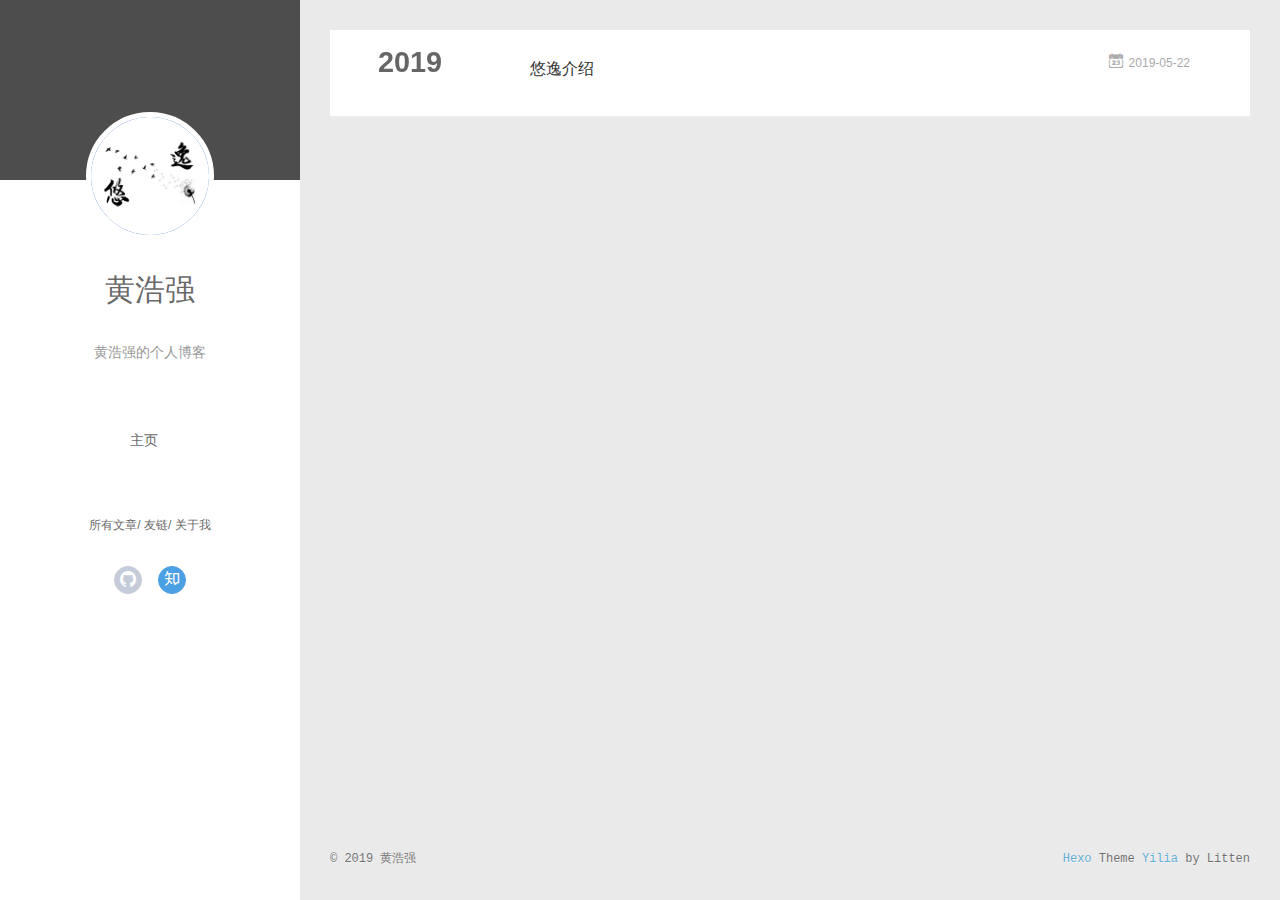
<file: archives/index.html>
<!DOCTYPE html>
<html>
<head><meta name="generator" content="Hexo 3.8.0">
  <meta charset="utf-8">
  
  <meta name="renderer" content="webkit">
  <meta http-equiv="X-UA-Compatible" content="IE=edge">
  <link rel="dns-prefetch" href="http://www.hhq98.cn">
  <title>Archives | 黄浩强的个人博客</title>
  <meta name="viewport" content="width=device-width, initial-scale=1, maximum-scale=1">
  <meta name="description" content="欢迎来到黄浩强的个人博客">
<meta name="keywords" content="黄浩强">
<meta property="og:type" content="website">
<meta property="og:title" content="黄浩强的个人博客">
<meta property="og:url" content="http://www.hhq98.cn/archives/index.html">
<meta property="og:site_name" content="黄浩强的个人博客">
<meta property="og:description" content="欢迎来到黄浩强的个人博客">
<meta property="og:locale" content="default">
<meta name="twitter:card" content="summary">
<meta name="twitter:title" content="黄浩强的个人博客">
<meta name="twitter:description" content="欢迎来到黄浩强的个人博客">
  
    <link rel="alternative" href="/atom.xml" title="黄浩强的个人博客" type="application/atom+xml">
  
  
    <link rel="icon" href="/img/favicon.ico">
  
  <link rel="stylesheet" type="text/css" href="/./main.0cf68a.css">
  <style type="text/css">
  
    #container.show {
      background: linear-gradient(200deg,#a0cfe4,#e8c37e);
    }
  </style>
  

  

</head>
</html>
<body>
  <div id="container" q-class="show:isCtnShow">
    <canvas id="anm-canvas" class="anm-canvas"></canvas>
    <div class="left-col" q-class="show:isShow">
      
<div class="overlay" style="background: #4d4d4d"></div>
<div class="intrude-less">
	<header id="header" class="inner">
		<a href="/" class="profilepic">
			<img src="/img/1.jpg" class="js-avatar">
		</a>
		<hgroup>
		  <h1 class="header-author"><a href="/">黄浩强</a></h1>
		</hgroup>
		
		<p class="header-subtitle">黄浩强的个人博客</p>
		

		<nav class="header-menu">
			<ul>
			
				<li><a href="/">主页</a></li>
	        
			</ul>
		</nav>
		<nav class="header-smart-menu">
    		
    			
    			<a q-on="click: openSlider(e, 'innerArchive')" href="javascript:void(0)">所有文章</a>
    			
            
    			
    			<a q-on="click: openSlider(e, 'friends')" href="javascript:void(0)">友链</a>
    			
            
    			
    			<a q-on="click: openSlider(e, 'aboutme')" href="javascript:void(0)">关于我</a>
    			
            
		</nav>
		<nav class="header-nav">
			<div class="social">
				
					<a class="github" target="_blank" href="https://github.com/HHQ001" title="github"><i class="icon-github"></i></a>
		        
					<a class="zhihu" target="_blank" href="https://www.zhihu.com/people/er-jin-zhi-44/activities" title="zhihu"><i class="icon-zhihu"></i></a>
		        
			</div>
		</nav>
	</header>		
</div>

    </div>
    <div class="mid-col" q-class="show:isShow,hide:isShow|isFalse">
      
<nav id="mobile-nav">
  	<div class="overlay js-overlay" style="background: #4d4d4d"></div>
	<div class="btnctn js-mobile-btnctn">
  		<div class="slider-trigger list" q-on="click: openSlider(e)"><i class="icon icon-sort"></i></div>
	</div>
	<div class="intrude-less">
		<header id="header" class="inner">
			<div class="profilepic">
				<img src="/img/1.jpg" class="js-avatar">
			</div>
			<hgroup>
			  <h1 class="header-author js-header-author">黄浩强</h1>
			</hgroup>
			
			<p class="header-subtitle"><i class="icon icon-quo-left"></i>黄浩强的个人博客<i class="icon icon-quo-right"></i></p>
			
			
			
				
			
			
			
			<nav class="header-nav">
				<div class="social">
					
						<a class="github" target="_blank" href="https://github.com/HHQ001" title="github"><i class="icon-github"></i></a>
			        
						<a class="zhihu" target="_blank" href="https://www.zhihu.com/people/er-jin-zhi-44/activities" title="zhihu"><i class="icon-zhihu"></i></a>
			        
				</div>
			</nav>

			<nav class="header-menu js-header-menu">
				<ul style="width: 50%">
				
				
					<li style="width: 100%"><a href="/">主页</a></li>
		        
				</ul>
			</nav>
		</header>				
	</div>
	<div class="mobile-mask" style="display:none" q-show="isShow"></div>
</nav>

      <div id="wrapper" class="body-wrap">
        <div class="menu-l">
          <div class="canvas-wrap">
            <canvas data-colors="#eaeaea" data-sectionHeight="100" data-contentId="js-content" id="myCanvas1" class="anm-canvas"></canvas>
          </div>
          <div id="js-content" class="content-ll">
            
  
  
    
    
      
      
      <section class="archives-wrap">
        <div class="archive-year-wrap">
          <a href="/archives/2019" class="archive-year">2019</a>
        </div>
        <div class="archives">
    
    <article class="archive-article archive-type-post">
  <div class="archive-article-inner">
    <header class="archive-article-header">
      	<div class="article-meta">
	      	<a href="/2019/05/22/悠逸介绍/" class="archive-article-date">
  	<time datetime="2019-05-22T03:38:52.000Z" itemprop="datePublished"><i class="icon-calendar icon"></i>2019-05-22</time>
</a>
        </div>
    	 
  
    <h1 itemprop="name">
      <a class="archive-article-title" href="/2019/05/22/悠逸介绍/">悠逸介绍</a>
    </h1>
  

        <div class="article-info info-on-right">
          
          

        </div>
        <div class="clearfix"></div>
    </header>
  </div>
</article>
  
  
    </div></section>
  

    


          </div>
        </div>
      </div>
      <footer id="footer">
  <div class="outer">
    <div id="footer-info">
    	<div class="footer-left">
    		&copy; 2019 黄浩强
    	</div>
      	<div class="footer-right">
      		<a href="http://hexo.io/" target="_blank">Hexo</a>  Theme <a href="https://github.com/litten/hexo-theme-yilia" target="_blank">Yilia</a> by Litten
      	</div>
    </div>
  </div>
</footer>
    </div>
    <script>
	var yiliaConfig = {
		mathjax: false,
		isHome: false,
		isPost: false,
		isArchive: true,
		isTag: false,
		isCategory: false,
		open_in_new: false,
		toc_hide_index: true,
		root: "/",
		innerArchive: true,
		showTags: false
	}
</script>

<script>!function(t){function n(e){if(r[e])return r[e].exports;var i=r[e]={exports:{},id:e,loaded:!1};return t[e].call(i.exports,i,i.exports,n),i.loaded=!0,i.exports}var r={};n.m=t,n.c=r,n.p="./",n(0)}([function(t,n,r){r(195),t.exports=r(191)},function(t,n,r){var e=r(3),i=r(52),o=r(27),u=r(28),c=r(53),f="prototype",a=function(t,n,r){var s,l,h,v,p=t&a.F,d=t&a.G,y=t&a.S,g=t&a.P,b=t&a.B,m=d?e:y?e[n]||(e[n]={}):(e[n]||{})[f],x=d?i:i[n]||(i[n]={}),w=x[f]||(x[f]={});d&&(r=n);for(s in r)l=!p&&m&&void 0!==m[s],h=(l?m:r)[s],v=b&&l?c(h,e):g&&"function"==typeof h?c(Function.call,h):h,m&&u(m,s,h,t&a.U),x[s]!=h&&o(x,s,v),g&&w[s]!=h&&(w[s]=h)};e.core=i,a.F=1,a.G=2,a.S=4,a.P=8,a.B=16,a.W=32,a.U=64,a.R=128,t.exports=a},function(t,n,r){var e=r(6);t.exports=function(t){if(!e(t))throw TypeError(t+" is not an object!");return t}},function(t,n){var r=t.exports="undefined"!=typeof window&&window.Math==Math?window:"undefined"!=typeof self&&self.Math==Math?self:Function("return this")();"number"==typeof __g&&(__g=r)},function(t,n){t.exports=function(t){try{return!!t()}catch(t){return!0}}},function(t,n){var r=t.exports="undefined"!=typeof window&&window.Math==Math?window:"undefined"!=typeof self&&self.Math==Math?self:Function("return this")();"number"==typeof __g&&(__g=r)},function(t,n){t.exports=function(t){return"object"==typeof t?null!==t:"function"==typeof t}},function(t,n,r){var e=r(126)("wks"),i=r(76),o=r(3).Symbol,u="function"==typeof o;(t.exports=function(t){return e[t]||(e[t]=u&&o[t]||(u?o:i)("Symbol."+t))}).store=e},function(t,n){var r={}.hasOwnProperty;t.exports=function(t,n){return r.call(t,n)}},function(t,n,r){var e=r(94),i=r(33);t.exports=function(t){return e(i(t))}},function(t,n,r){t.exports=!r(4)(function(){return 7!=Object.defineProperty({},"a",{get:function(){return 7}}).a})},function(t,n,r){var e=r(2),i=r(167),o=r(50),u=Object.defineProperty;n.f=r(10)?Object.defineProperty:function(t,n,r){if(e(t),n=o(n,!0),e(r),i)try{return u(t,n,r)}catch(t){}if("get"in r||"set"in r)throw TypeError("Accessors not supported!");return"value"in r&&(t[n]=r.value),t}},function(t,n,r){t.exports=!r(18)(function(){return 7!=Object.defineProperty({},"a",{get:function(){return 7}}).a})},function(t,n,r){var e=r(14),i=r(22);t.exports=r(12)?function(t,n,r){return e.f(t,n,i(1,r))}:function(t,n,r){return t[n]=r,t}},function(t,n,r){var e=r(20),i=r(58),o=r(42),u=Object.defineProperty;n.f=r(12)?Object.defineProperty:function(t,n,r){if(e(t),n=o(n,!0),e(r),i)try{return u(t,n,r)}catch(t){}if("get"in r||"set"in r)throw TypeError("Accessors not supported!");return"value"in r&&(t[n]=r.value),t}},function(t,n,r){var e=r(40)("wks"),i=r(23),o=r(5).Symbol,u="function"==typeof o;(t.exports=function(t){return e[t]||(e[t]=u&&o[t]||(u?o:i)("Symbol."+t))}).store=e},function(t,n,r){var e=r(67),i=Math.min;t.exports=function(t){return t>0?i(e(t),9007199254740991):0}},function(t,n,r){var e=r(46);t.exports=function(t){return Object(e(t))}},function(t,n){t.exports=function(t){try{return!!t()}catch(t){return!0}}},function(t,n,r){var e=r(63),i=r(34);t.exports=Object.keys||function(t){return e(t,i)}},function(t,n,r){var e=r(21);t.exports=function(t){if(!e(t))throw TypeError(t+" is not an object!");return t}},function(t,n){t.exports=function(t){return"object"==typeof t?null!==t:"function"==typeof t}},function(t,n){t.exports=function(t,n){return{enumerable:!(1&t),configurable:!(2&t),writable:!(4&t),value:n}}},function(t,n){var r=0,e=Math.random();t.exports=function(t){return"Symbol(".concat(void 0===t?"":t,")_",(++r+e).toString(36))}},function(t,n){var r={}.hasOwnProperty;t.exports=function(t,n){return r.call(t,n)}},function(t,n){var r=t.exports={version:"2.4.0"};"number"==typeof __e&&(__e=r)},function(t,n){t.exports=function(t){if("function"!=typeof t)throw TypeError(t+" is not a function!");return t}},function(t,n,r){var e=r(11),i=r(66);t.exports=r(10)?function(t,n,r){return e.f(t,n,i(1,r))}:function(t,n,r){return t[n]=r,t}},function(t,n,r){var e=r(3),i=r(27),o=r(24),u=r(76)("src"),c="toString",f=Function[c],a=(""+f).split(c);r(52).inspectSource=function(t){return f.call(t)},(t.exports=function(t,n,r,c){var f="function"==typeof r;f&&(o(r,"name")||i(r,"name",n)),t[n]!==r&&(f&&(o(r,u)||i(r,u,t[n]?""+t[n]:a.join(String(n)))),t===e?t[n]=r:c?t[n]?t[n]=r:i(t,n,r):(delete t[n],i(t,n,r)))})(Function.prototype,c,function(){return"function"==typeof this&&this[u]||f.call(this)})},function(t,n,r){var e=r(1),i=r(4),o=r(46),u=function(t,n,r,e){var i=String(o(t)),u="<"+n;return""!==r&&(u+=" "+r+'="'+String(e).replace(/"/g,"&quot;")+'"'),u+">"+i+"</"+n+">"};t.exports=function(t,n){var r={};r[t]=n(u),e(e.P+e.F*i(function(){var n=""[t]('"');return n!==n.toLowerCase()||n.split('"').length>3}),"String",r)}},function(t,n,r){var e=r(115),i=r(46);t.exports=function(t){return e(i(t))}},function(t,n,r){var e=r(116),i=r(66),o=r(30),u=r(50),c=r(24),f=r(167),a=Object.getOwnPropertyDescriptor;n.f=r(10)?a:function(t,n){if(t=o(t),n=u(n,!0),f)try{return a(t,n)}catch(t){}if(c(t,n))return i(!e.f.call(t,n),t[n])}},function(t,n,r){var e=r(24),i=r(17),o=r(145)("IE_PROTO"),u=Object.prototype;t.exports=Object.getPrototypeOf||function(t){return t=i(t),e(t,o)?t[o]:"function"==typeof t.constructor&&t instanceof t.constructor?t.constructor.prototype:t instanceof Object?u:null}},function(t,n){t.exports=function(t){if(void 0==t)throw TypeError("Can't call method on  "+t);return t}},function(t,n){t.exports="constructor,hasOwnProperty,isPrototypeOf,propertyIsEnumerable,toLocaleString,toString,valueOf".split(",")},function(t,n){t.exports={}},function(t,n){t.exports=!0},function(t,n){n.f={}.propertyIsEnumerable},function(t,n,r){var e=r(14).f,i=r(8),o=r(15)("toStringTag");t.exports=function(t,n,r){t&&!i(t=r?t:t.prototype,o)&&e(t,o,{configurable:!0,value:n})}},function(t,n,r){var e=r(40)("keys"),i=r(23);t.exports=function(t){return e[t]||(e[t]=i(t))}},function(t,n,r){var e=r(5),i="__core-js_shared__",o=e[i]||(e[i]={});t.exports=function(t){return o[t]||(o[t]={})}},function(t,n){var r=Math.ceil,e=Math.floor;t.exports=function(t){return isNaN(t=+t)?0:(t>0?e:r)(t)}},function(t,n,r){var e=r(21);t.exports=function(t,n){if(!e(t))return t;var r,i;if(n&&"function"==typeof(r=t.toString)&&!e(i=r.call(t)))return i;if("function"==typeof(r=t.valueOf)&&!e(i=r.call(t)))return i;if(!n&&"function"==typeof(r=t.toString)&&!e(i=r.call(t)))return i;throw TypeError("Can't convert object to primitive value")}},function(t,n,r){var e=r(5),i=r(25),o=r(36),u=r(44),c=r(14).f;t.exports=function(t){var n=i.Symbol||(i.Symbol=o?{}:e.Symbol||{});"_"==t.charAt(0)||t in n||c(n,t,{value:u.f(t)})}},function(t,n,r){n.f=r(15)},function(t,n){var r={}.toString;t.exports=function(t){return r.call(t).slice(8,-1)}},function(t,n){t.exports=function(t){if(void 0==t)throw TypeError("Can't call method on  "+t);return t}},function(t,n,r){var e=r(4);t.exports=function(t,n){return!!t&&e(function(){n?t.call(null,function(){},1):t.call(null)})}},function(t,n,r){var e=r(53),i=r(115),o=r(17),u=r(16),c=r(203);t.exports=function(t,n){var r=1==t,f=2==t,a=3==t,s=4==t,l=6==t,h=5==t||l,v=n||c;return function(n,c,p){for(var d,y,g=o(n),b=i(g),m=e(c,p,3),x=u(b.length),w=0,S=r?v(n,x):f?v(n,0):void 0;x>w;w++)if((h||w in b)&&(d=b[w],y=m(d,w,g),t))if(r)S[w]=y;else if(y)switch(t){case 3:return!0;case 5:return d;case 6:return w;case 2:S.push(d)}else if(s)return!1;return l?-1:a||s?s:S}}},function(t,n,r){var e=r(1),i=r(52),o=r(4);t.exports=function(t,n){var r=(i.Object||{})[t]||Object[t],u={};u[t]=n(r),e(e.S+e.F*o(function(){r(1)}),"Object",u)}},function(t,n,r){var e=r(6);t.exports=function(t,n){if(!e(t))return t;var r,i;if(n&&"function"==typeof(r=t.toString)&&!e(i=r.call(t)))return i;if("function"==typeof(r=t.valueOf)&&!e(i=r.call(t)))return i;if(!n&&"function"==typeof(r=t.toString)&&!e(i=r.call(t)))return i;throw TypeError("Can't convert object to primitive value")}},function(t,n,r){var e=r(5),i=r(25),o=r(91),u=r(13),c="prototype",f=function(t,n,r){var a,s,l,h=t&f.F,v=t&f.G,p=t&f.S,d=t&f.P,y=t&f.B,g=t&f.W,b=v?i:i[n]||(i[n]={}),m=b[c],x=v?e:p?e[n]:(e[n]||{})[c];v&&(r=n);for(a in r)(s=!h&&x&&void 0!==x[a])&&a in b||(l=s?x[a]:r[a],b[a]=v&&"function"!=typeof x[a]?r[a]:y&&s?o(l,e):g&&x[a]==l?function(t){var n=function(n,r,e){if(this instanceof t){switch(arguments.length){case 0:return new t;case 1:return new t(n);case 2:return new t(n,r)}return new t(n,r,e)}return t.apply(this,arguments)};return n[c]=t[c],n}(l):d&&"function"==typeof l?o(Function.call,l):l,d&&((b.virtual||(b.virtual={}))[a]=l,t&f.R&&m&&!m[a]&&u(m,a,l)))};f.F=1,f.G=2,f.S=4,f.P=8,f.B=16,f.W=32,f.U=64,f.R=128,t.exports=f},function(t,n){var r=t.exports={version:"2.4.0"};"number"==typeof __e&&(__e=r)},function(t,n,r){var e=r(26);t.exports=function(t,n,r){if(e(t),void 0===n)return t;switch(r){case 1:return function(r){return t.call(n,r)};case 2:return function(r,e){return t.call(n,r,e)};case 3:return function(r,e,i){return t.call(n,r,e,i)}}return function(){return t.apply(n,arguments)}}},function(t,n,r){var e=r(183),i=r(1),o=r(126)("metadata"),u=o.store||(o.store=new(r(186))),c=function(t,n,r){var i=u.get(t);if(!i){if(!r)return;u.set(t,i=new e)}var o=i.get(n);if(!o){if(!r)return;i.set(n,o=new e)}return o},f=function(t,n,r){var e=c(n,r,!1);return void 0!==e&&e.has(t)},a=function(t,n,r){var e=c(n,r,!1);return void 0===e?void 0:e.get(t)},s=function(t,n,r,e){c(r,e,!0).set(t,n)},l=function(t,n){var r=c(t,n,!1),e=[];return r&&r.forEach(function(t,n){e.push(n)}),e},h=function(t){return void 0===t||"symbol"==typeof t?t:String(t)},v=function(t){i(i.S,"Reflect",t)};t.exports={store:u,map:c,has:f,get:a,set:s,keys:l,key:h,exp:v}},function(t,n,r){"use strict";if(r(10)){var e=r(69),i=r(3),o=r(4),u=r(1),c=r(127),f=r(152),a=r(53),s=r(68),l=r(66),h=r(27),v=r(73),p=r(67),d=r(16),y=r(75),g=r(50),b=r(24),m=r(180),x=r(114),w=r(6),S=r(17),_=r(137),O=r(70),E=r(32),P=r(71).f,j=r(154),F=r(76),M=r(7),A=r(48),N=r(117),T=r(146),I=r(155),k=r(80),L=r(123),R=r(74),C=r(130),D=r(160),U=r(11),W=r(31),G=U.f,B=W.f,V=i.RangeError,z=i.TypeError,q=i.Uint8Array,K="ArrayBuffer",J="Shared"+K,Y="BYTES_PER_ELEMENT",H="prototype",$=Array[H],X=f.ArrayBuffer,Q=f.DataView,Z=A(0),tt=A(2),nt=A(3),rt=A(4),et=A(5),it=A(6),ot=N(!0),ut=N(!1),ct=I.values,ft=I.keys,at=I.entries,st=$.lastIndexOf,lt=$.reduce,ht=$.reduceRight,vt=$.join,pt=$.sort,dt=$.slice,yt=$.toString,gt=$.toLocaleString,bt=M("iterator"),mt=M("toStringTag"),xt=F("typed_constructor"),wt=F("def_constructor"),St=c.CONSTR,_t=c.TYPED,Ot=c.VIEW,Et="Wrong length!",Pt=A(1,function(t,n){return Tt(T(t,t[wt]),n)}),jt=o(function(){return 1===new q(new Uint16Array([1]).buffer)[0]}),Ft=!!q&&!!q[H].set&&o(function(){new q(1).set({})}),Mt=function(t,n){if(void 0===t)throw z(Et);var r=+t,e=d(t);if(n&&!m(r,e))throw V(Et);return e},At=function(t,n){var r=p(t);if(r<0||r%n)throw V("Wrong offset!");return r},Nt=function(t){if(w(t)&&_t in t)return t;throw z(t+" is not a typed array!")},Tt=function(t,n){if(!(w(t)&&xt in t))throw z("It is not a typed array constructor!");return new t(n)},It=function(t,n){return kt(T(t,t[wt]),n)},kt=function(t,n){for(var r=0,e=n.length,i=Tt(t,e);e>r;)i[r]=n[r++];return i},Lt=function(t,n,r){G(t,n,{get:function(){return this._d[r]}})},Rt=function(t){var n,r,e,i,o,u,c=S(t),f=arguments.length,s=f>1?arguments[1]:void 0,l=void 0!==s,h=j(c);if(void 0!=h&&!_(h)){for(u=h.call(c),e=[],n=0;!(o=u.next()).done;n++)e.push(o.value);c=e}for(l&&f>2&&(s=a(s,arguments[2],2)),n=0,r=d(c.length),i=Tt(this,r);r>n;n++)i[n]=l?s(c[n],n):c[n];return i},Ct=function(){for(var t=0,n=arguments.length,r=Tt(this,n);n>t;)r[t]=arguments[t++];return r},Dt=!!q&&o(function(){gt.call(new q(1))}),Ut=function(){return gt.apply(Dt?dt.call(Nt(this)):Nt(this),arguments)},Wt={copyWithin:function(t,n){return D.call(Nt(this),t,n,arguments.length>2?arguments[2]:void 0)},every:function(t){return rt(Nt(this),t,arguments.length>1?arguments[1]:void 0)},fill:function(t){return C.apply(Nt(this),arguments)},filter:function(t){return It(this,tt(Nt(this),t,arguments.length>1?arguments[1]:void 0))},find:function(t){return et(Nt(this),t,arguments.length>1?arguments[1]:void 0)},findIndex:function(t){return it(Nt(this),t,arguments.length>1?arguments[1]:void 0)},forEach:function(t){Z(Nt(this),t,arguments.length>1?arguments[1]:void 0)},indexOf:function(t){return ut(Nt(this),t,arguments.length>1?arguments[1]:void 0)},includes:function(t){return ot(Nt(this),t,arguments.length>1?arguments[1]:void 0)},join:function(t){return vt.apply(Nt(this),arguments)},lastIndexOf:function(t){return st.apply(Nt(this),arguments)},map:function(t){return Pt(Nt(this),t,arguments.length>1?arguments[1]:void 0)},reduce:function(t){return lt.apply(Nt(this),arguments)},reduceRight:function(t){return ht.apply(Nt(this),arguments)},reverse:function(){for(var t,n=this,r=Nt(n).length,e=Math.floor(r/2),i=0;i<e;)t=n[i],n[i++]=n[--r],n[r]=t;return n},some:function(t){return nt(Nt(this),t,arguments.length>1?arguments[1]:void 0)},sort:function(t){return pt.call(Nt(this),t)},subarray:function(t,n){var r=Nt(this),e=r.length,i=y(t,e);return new(T(r,r[wt]))(r.buffer,r.byteOffset+i*r.BYTES_PER_ELEMENT,d((void 0===n?e:y(n,e))-i))}},Gt=function(t,n){return It(this,dt.call(Nt(this),t,n))},Bt=function(t){Nt(this);var n=At(arguments[1],1),r=this.length,e=S(t),i=d(e.length),o=0;if(i+n>r)throw V(Et);for(;o<i;)this[n+o]=e[o++]},Vt={entries:function(){return at.call(Nt(this))},keys:function(){return ft.call(Nt(this))},values:function(){return ct.call(Nt(this))}},zt=function(t,n){return w(t)&&t[_t]&&"symbol"!=typeof n&&n in t&&String(+n)==String(n)},qt=function(t,n){return zt(t,n=g(n,!0))?l(2,t[n]):B(t,n)},Kt=function(t,n,r){return!(zt(t,n=g(n,!0))&&w(r)&&b(r,"value"))||b(r,"get")||b(r,"set")||r.configurable||b(r,"writable")&&!r.writable||b(r,"enumerable")&&!r.enumerable?G(t,n,r):(t[n]=r.value,t)};St||(W.f=qt,U.f=Kt),u(u.S+u.F*!St,"Object",{getOwnPropertyDescriptor:qt,defineProperty:Kt}),o(function(){yt.call({})})&&(yt=gt=function(){return vt.call(this)});var Jt=v({},Wt);v(Jt,Vt),h(Jt,bt,Vt.values),v(Jt,{slice:Gt,set:Bt,constructor:function(){},toString:yt,toLocaleString:Ut}),Lt(Jt,"buffer","b"),Lt(Jt,"byteOffset","o"),Lt(Jt,"byteLength","l"),Lt(Jt,"length","e"),G(Jt,mt,{get:function(){return this[_t]}}),t.exports=function(t,n,r,f){f=!!f;var a=t+(f?"Clamped":"")+"Array",l="Uint8Array"!=a,v="get"+t,p="set"+t,y=i[a],g=y||{},b=y&&E(y),m=!y||!c.ABV,S={},_=y&&y[H],j=function(t,r){var e=t._d;return e.v[v](r*n+e.o,jt)},F=function(t,r,e){var i=t._d;f&&(e=(e=Math.round(e))<0?0:e>255?255:255&e),i.v[p](r*n+i.o,e,jt)},M=function(t,n){G(t,n,{get:function(){return j(this,n)},set:function(t){return F(this,n,t)},enumerable:!0})};m?(y=r(function(t,r,e,i){s(t,y,a,"_d");var o,u,c,f,l=0,v=0;if(w(r)){if(!(r instanceof X||(f=x(r))==K||f==J))return _t in r?kt(y,r):Rt.call(y,r);o=r,v=At(e,n);var p=r.byteLength;if(void 0===i){if(p%n)throw V(Et);if((u=p-v)<0)throw V(Et)}else if((u=d(i)*n)+v>p)throw V(Et);c=u/n}else c=Mt(r,!0),u=c*n,o=new X(u);for(h(t,"_d",{b:o,o:v,l:u,e:c,v:new Q(o)});l<c;)M(t,l++)}),_=y[H]=O(Jt),h(_,"constructor",y)):L(function(t){new y(null),new y(t)},!0)||(y=r(function(t,r,e,i){s(t,y,a);var o;return w(r)?r instanceof X||(o=x(r))==K||o==J?void 0!==i?new g(r,At(e,n),i):void 0!==e?new g(r,At(e,n)):new g(r):_t in r?kt(y,r):Rt.call(y,r):new g(Mt(r,l))}),Z(b!==Function.prototype?P(g).concat(P(b)):P(g),function(t){t in y||h(y,t,g[t])}),y[H]=_,e||(_.constructor=y));var A=_[bt],N=!!A&&("values"==A.name||void 0==A.name),T=Vt.values;h(y,xt,!0),h(_,_t,a),h(_,Ot,!0),h(_,wt,y),(f?new y(1)[mt]==a:mt in _)||G(_,mt,{get:function(){return a}}),S[a]=y,u(u.G+u.W+u.F*(y!=g),S),u(u.S,a,{BYTES_PER_ELEMENT:n,from:Rt,of:Ct}),Y in _||h(_,Y,n),u(u.P,a,Wt),R(a),u(u.P+u.F*Ft,a,{set:Bt}),u(u.P+u.F*!N,a,Vt),u(u.P+u.F*(_.toString!=yt),a,{toString:yt}),u(u.P+u.F*o(function(){new y(1).slice()}),a,{slice:Gt}),u(u.P+u.F*(o(function(){return[1,2].toLocaleString()!=new y([1,2]).toLocaleString()})||!o(function(){_.toLocaleString.call([1,2])})),a,{toLocaleString:Ut}),k[a]=N?A:T,e||N||h(_,bt,T)}}else t.exports=function(){}},function(t,n){var r={}.toString;t.exports=function(t){return r.call(t).slice(8,-1)}},function(t,n,r){var e=r(21),i=r(5).document,o=e(i)&&e(i.createElement);t.exports=function(t){return o?i.createElement(t):{}}},function(t,n,r){t.exports=!r(12)&&!r(18)(function(){return 7!=Object.defineProperty(r(57)("div"),"a",{get:function(){return 7}}).a})},function(t,n,r){"use strict";var e=r(36),i=r(51),o=r(64),u=r(13),c=r(8),f=r(35),a=r(96),s=r(38),l=r(103),h=r(15)("iterator"),v=!([].keys&&"next"in[].keys()),p="keys",d="values",y=function(){return this};t.exports=function(t,n,r,g,b,m,x){a(r,n,g);var w,S,_,O=function(t){if(!v&&t in F)return F[t];switch(t){case p:case d:return function(){return new r(this,t)}}return function(){return new r(this,t)}},E=n+" Iterator",P=b==d,j=!1,F=t.prototype,M=F[h]||F["@@iterator"]||b&&F[b],A=M||O(b),N=b?P?O("entries"):A:void 0,T="Array"==n?F.entries||M:M;if(T&&(_=l(T.call(new t)))!==Object.prototype&&(s(_,E,!0),e||c(_,h)||u(_,h,y)),P&&M&&M.name!==d&&(j=!0,A=function(){return M.call(this)}),e&&!x||!v&&!j&&F[h]||u(F,h,A),f[n]=A,f[E]=y,b)if(w={values:P?A:O(d),keys:m?A:O(p),entries:N},x)for(S in w)S in F||o(F,S,w[S]);else i(i.P+i.F*(v||j),n,w);return w}},function(t,n,r){var e=r(20),i=r(100),o=r(34),u=r(39)("IE_PROTO"),c=function(){},f="prototype",a=function(){var t,n=r(57)("iframe"),e=o.length;for(n.style.display="none",r(93).appendChild(n),n.src="javascript:",t=n.contentWindow.document,t.open(),t.write("<script>document.F=Object<\/script>"),t.close(),a=t.F;e--;)delete a[f][o[e]];return a()};t.exports=Object.create||function(t,n){var r;return null!==t?(c[f]=e(t),r=new c,c[f]=null,r[u]=t):r=a(),void 0===n?r:i(r,n)}},function(t,n,r){var e=r(63),i=r(34).concat("length","prototype");n.f=Object.getOwnPropertyNames||function(t){return e(t,i)}},function(t,n){n.f=Object.getOwnPropertySymbols},function(t,n,r){var e=r(8),i=r(9),o=r(90)(!1),u=r(39)("IE_PROTO");t.exports=function(t,n){var r,c=i(t),f=0,a=[];for(r in c)r!=u&&e(c,r)&&a.push(r);for(;n.length>f;)e(c,r=n[f++])&&(~o(a,r)||a.push(r));return a}},function(t,n,r){t.exports=r(13)},function(t,n,r){var e=r(76)("meta"),i=r(6),o=r(24),u=r(11).f,c=0,f=Object.isExtensible||function(){return!0},a=!r(4)(function(){return f(Object.preventExtensions({}))}),s=function(t){u(t,e,{value:{i:"O"+ ++c,w:{}}})},l=function(t,n){if(!i(t))return"symbol"==typeof t?t:("string"==typeof t?"S":"P")+t;if(!o(t,e)){if(!f(t))return"F";if(!n)return"E";s(t)}return t[e].i},h=function(t,n){if(!o(t,e)){if(!f(t))return!0;if(!n)return!1;s(t)}return t[e].w},v=function(t){return a&&p.NEED&&f(t)&&!o(t,e)&&s(t),t},p=t.exports={KEY:e,NEED:!1,fastKey:l,getWeak:h,onFreeze:v}},function(t,n){t.exports=function(t,n){return{enumerable:!(1&t),configurable:!(2&t),writable:!(4&t),value:n}}},function(t,n){var r=Math.ceil,e=Math.floor;t.exports=function(t){return isNaN(t=+t)?0:(t>0?e:r)(t)}},function(t,n){t.exports=function(t,n,r,e){if(!(t instanceof n)||void 0!==e&&e in t)throw TypeError(r+": incorrect invocation!");return t}},function(t,n){t.exports=!1},function(t,n,r){var e=r(2),i=r(173),o=r(133),u=r(145)("IE_PROTO"),c=function(){},f="prototype",a=function(){var t,n=r(132)("iframe"),e=o.length;for(n.style.display="none",r(135).appendChild(n),n.src="javascript:",t=n.contentWindow.document,t.open(),t.write("<script>document.F=Object<\/script>"),t.close(),a=t.F;e--;)delete a[f][o[e]];return a()};t.exports=Object.create||function(t,n){var r;return null!==t?(c[f]=e(t),r=new c,c[f]=null,r[u]=t):r=a(),void 0===n?r:i(r,n)}},function(t,n,r){var e=r(175),i=r(133).concat("length","prototype");n.f=Object.getOwnPropertyNames||function(t){return e(t,i)}},function(t,n,r){var e=r(175),i=r(133);t.exports=Object.keys||function(t){return e(t,i)}},function(t,n,r){var e=r(28);t.exports=function(t,n,r){for(var i in n)e(t,i,n[i],r);return t}},function(t,n,r){"use strict";var e=r(3),i=r(11),o=r(10),u=r(7)("species");t.exports=function(t){var n=e[t];o&&n&&!n[u]&&i.f(n,u,{configurable:!0,get:function(){return this}})}},function(t,n,r){var e=r(67),i=Math.max,o=Math.min;t.exports=function(t,n){return t=e(t),t<0?i(t+n,0):o(t,n)}},function(t,n){var r=0,e=Math.random();t.exports=function(t){return"Symbol(".concat(void 0===t?"":t,")_",(++r+e).toString(36))}},function(t,n,r){var e=r(33);t.exports=function(t){return Object(e(t))}},function(t,n,r){var e=r(7)("unscopables"),i=Array.prototype;void 0==i[e]&&r(27)(i,e,{}),t.exports=function(t){i[e][t]=!0}},function(t,n,r){var e=r(53),i=r(169),o=r(137),u=r(2),c=r(16),f=r(154),a={},s={},n=t.exports=function(t,n,r,l,h){var v,p,d,y,g=h?function(){return t}:f(t),b=e(r,l,n?2:1),m=0;if("function"!=typeof g)throw TypeError(t+" is not iterable!");if(o(g)){for(v=c(t.length);v>m;m++)if((y=n?b(u(p=t[m])[0],p[1]):b(t[m]))===a||y===s)return y}else for(d=g.call(t);!(p=d.next()).done;)if((y=i(d,b,p.value,n))===a||y===s)return y};n.BREAK=a,n.RETURN=s},function(t,n){t.exports={}},function(t,n,r){var e=r(11).f,i=r(24),o=r(7)("toStringTag");t.exports=function(t,n,r){t&&!i(t=r?t:t.prototype,o)&&e(t,o,{configurable:!0,value:n})}},function(t,n,r){var e=r(1),i=r(46),o=r(4),u=r(150),c="["+u+"]",f="​",a=RegExp("^"+c+c+"*"),s=RegExp(c+c+"*$"),l=function(t,n,r){var i={},c=o(function(){return!!u[t]()||f[t]()!=f}),a=i[t]=c?n(h):u[t];r&&(i[r]=a),e(e.P+e.F*c,"String",i)},h=l.trim=function(t,n){return t=String(i(t)),1&n&&(t=t.replace(a,"")),2&n&&(t=t.replace(s,"")),t};t.exports=l},function(t,n,r){t.exports={default:r(86),__esModule:!0}},function(t,n,r){t.exports={default:r(87),__esModule:!0}},function(t,n,r){"use strict";function e(t){return t&&t.__esModule?t:{default:t}}n.__esModule=!0;var i=r(84),o=e(i),u=r(83),c=e(u),f="function"==typeof c.default&&"symbol"==typeof o.default?function(t){return typeof t}:function(t){return t&&"function"==typeof c.default&&t.constructor===c.default&&t!==c.default.prototype?"symbol":typeof t};n.default="function"==typeof c.default&&"symbol"===f(o.default)?function(t){return void 0===t?"undefined":f(t)}:function(t){return t&&"function"==typeof c.default&&t.constructor===c.default&&t!==c.default.prototype?"symbol":void 0===t?"undefined":f(t)}},function(t,n,r){r(110),r(108),r(111),r(112),t.exports=r(25).Symbol},function(t,n,r){r(109),r(113),t.exports=r(44).f("iterator")},function(t,n){t.exports=function(t){if("function"!=typeof t)throw TypeError(t+" is not a function!");return t}},function(t,n){t.exports=function(){}},function(t,n,r){var e=r(9),i=r(106),o=r(105);t.exports=function(t){return function(n,r,u){var c,f=e(n),a=i(f.length),s=o(u,a);if(t&&r!=r){for(;a>s;)if((c=f[s++])!=c)return!0}else for(;a>s;s++)if((t||s in f)&&f[s]===r)return t||s||0;return!t&&-1}}},function(t,n,r){var e=r(88);t.exports=function(t,n,r){if(e(t),void 0===n)return t;switch(r){case 1:return function(r){return t.call(n,r)};case 2:return function(r,e){return t.call(n,r,e)};case 3:return function(r,e,i){return t.call(n,r,e,i)}}return function(){return t.apply(n,arguments)}}},function(t,n,r){var e=r(19),i=r(62),o=r(37);t.exports=function(t){var n=e(t),r=i.f;if(r)for(var u,c=r(t),f=o.f,a=0;c.length>a;)f.call(t,u=c[a++])&&n.push(u);return n}},function(t,n,r){t.exports=r(5).document&&document.documentElement},function(t,n,r){var e=r(56);t.exports=Object("z").propertyIsEnumerable(0)?Object:function(t){return"String"==e(t)?t.split(""):Object(t)}},function(t,n,r){var e=r(56);t.exports=Array.isArray||function(t){return"Array"==e(t)}},function(t,n,r){"use strict";var e=r(60),i=r(22),o=r(38),u={};r(13)(u,r(15)("iterator"),function(){return this}),t.exports=function(t,n,r){t.prototype=e(u,{next:i(1,r)}),o(t,n+" Iterator")}},function(t,n){t.exports=function(t,n){return{value:n,done:!!t}}},function(t,n,r){var e=r(19),i=r(9);t.exports=function(t,n){for(var r,o=i(t),u=e(o),c=u.length,f=0;c>f;)if(o[r=u[f++]]===n)return r}},function(t,n,r){var e=r(23)("meta"),i=r(21),o=r(8),u=r(14).f,c=0,f=Object.isExtensible||function(){return!0},a=!r(18)(function(){return f(Object.preventExtensions({}))}),s=function(t){u(t,e,{value:{i:"O"+ ++c,w:{}}})},l=function(t,n){if(!i(t))return"symbol"==typeof t?t:("string"==typeof t?"S":"P")+t;if(!o(t,e)){if(!f(t))return"F";if(!n)return"E";s(t)}return t[e].i},h=function(t,n){if(!o(t,e)){if(!f(t))return!0;if(!n)return!1;s(t)}return t[e].w},v=function(t){return a&&p.NEED&&f(t)&&!o(t,e)&&s(t),t},p=t.exports={KEY:e,NEED:!1,fastKey:l,getWeak:h,onFreeze:v}},function(t,n,r){var e=r(14),i=r(20),o=r(19);t.exports=r(12)?Object.defineProperties:function(t,n){i(t);for(var r,u=o(n),c=u.length,f=0;c>f;)e.f(t,r=u[f++],n[r]);return t}},function(t,n,r){var e=r(37),i=r(22),o=r(9),u=r(42),c=r(8),f=r(58),a=Object.getOwnPropertyDescriptor;n.f=r(12)?a:function(t,n){if(t=o(t),n=u(n,!0),f)try{return a(t,n)}catch(t){}if(c(t,n))return i(!e.f.call(t,n),t[n])}},function(t,n,r){var e=r(9),i=r(61).f,o={}.toString,u="object"==typeof window&&window&&Object.getOwnPropertyNames?Object.getOwnPropertyNames(window):[],c=function(t){try{return i(t)}catch(t){return u.slice()}};t.exports.f=function(t){return u&&"[object Window]"==o.call(t)?c(t):i(e(t))}},function(t,n,r){var e=r(8),i=r(77),o=r(39)("IE_PROTO"),u=Object.prototype;t.exports=Object.getPrototypeOf||function(t){return t=i(t),e(t,o)?t[o]:"function"==typeof t.constructor&&t instanceof t.constructor?t.constructor.prototype:t instanceof Object?u:null}},function(t,n,r){var e=r(41),i=r(33);t.exports=function(t){return function(n,r){var o,u,c=String(i(n)),f=e(r),a=c.length;return f<0||f>=a?t?"":void 0:(o=c.charCodeAt(f),o<55296||o>56319||f+1===a||(u=c.charCodeAt(f+1))<56320||u>57343?t?c.charAt(f):o:t?c.slice(f,f+2):u-56320+(o-55296<<10)+65536)}}},function(t,n,r){var e=r(41),i=Math.max,o=Math.min;t.exports=function(t,n){return t=e(t),t<0?i(t+n,0):o(t,n)}},function(t,n,r){var e=r(41),i=Math.min;t.exports=function(t){return t>0?i(e(t),9007199254740991):0}},function(t,n,r){"use strict";var e=r(89),i=r(97),o=r(35),u=r(9);t.exports=r(59)(Array,"Array",function(t,n){this._t=u(t),this._i=0,this._k=n},function(){var t=this._t,n=this._k,r=this._i++;return!t||r>=t.length?(this._t=void 0,i(1)):"keys"==n?i(0,r):"values"==n?i(0,t[r]):i(0,[r,t[r]])},"values"),o.Arguments=o.Array,e("keys"),e("values"),e("entries")},function(t,n){},function(t,n,r){"use strict";var e=r(104)(!0);r(59)(String,"String",function(t){this._t=String(t),this._i=0},function(){var t,n=this._t,r=this._i;return r>=n.length?{value:void 0,done:!0}:(t=e(n,r),this._i+=t.length,{value:t,done:!1})})},function(t,n,r){"use strict";var e=r(5),i=r(8),o=r(12),u=r(51),c=r(64),f=r(99).KEY,a=r(18),s=r(40),l=r(38),h=r(23),v=r(15),p=r(44),d=r(43),y=r(98),g=r(92),b=r(95),m=r(20),x=r(9),w=r(42),S=r(22),_=r(60),O=r(102),E=r(101),P=r(14),j=r(19),F=E.f,M=P.f,A=O.f,N=e.Symbol,T=e.JSON,I=T&&T.stringify,k="prototype",L=v("_hidden"),R=v("toPrimitive"),C={}.propertyIsEnumerable,D=s("symbol-registry"),U=s("symbols"),W=s("op-symbols"),G=Object[k],B="function"==typeof N,V=e.QObject,z=!V||!V[k]||!V[k].findChild,q=o&&a(function(){return 7!=_(M({},"a",{get:function(){return M(this,"a",{value:7}).a}})).a})?function(t,n,r){var e=F(G,n);e&&delete G[n],M(t,n,r),e&&t!==G&&M(G,n,e)}:M,K=function(t){var n=U[t]=_(N[k]);return n._k=t,n},J=B&&"symbol"==typeof N.iterator?function(t){return"symbol"==typeof t}:function(t){return t instanceof N},Y=function(t,n,r){return t===G&&Y(W,n,r),m(t),n=w(n,!0),m(r),i(U,n)?(r.enumerable?(i(t,L)&&t[L][n]&&(t[L][n]=!1),r=_(r,{enumerable:S(0,!1)})):(i(t,L)||M(t,L,S(1,{})),t[L][n]=!0),q(t,n,r)):M(t,n,r)},H=function(t,n){m(t);for(var r,e=g(n=x(n)),i=0,o=e.length;o>i;)Y(t,r=e[i++],n[r]);return t},$=function(t,n){return void 0===n?_(t):H(_(t),n)},X=function(t){var n=C.call(this,t=w(t,!0));return!(this===G&&i(U,t)&&!i(W,t))&&(!(n||!i(this,t)||!i(U,t)||i(this,L)&&this[L][t])||n)},Q=function(t,n){if(t=x(t),n=w(n,!0),t!==G||!i(U,n)||i(W,n)){var r=F(t,n);return!r||!i(U,n)||i(t,L)&&t[L][n]||(r.enumerable=!0),r}},Z=function(t){for(var n,r=A(x(t)),e=[],o=0;r.length>o;)i(U,n=r[o++])||n==L||n==f||e.push(n);return e},tt=function(t){for(var n,r=t===G,e=A(r?W:x(t)),o=[],u=0;e.length>u;)!i(U,n=e[u++])||r&&!i(G,n)||o.push(U[n]);return o};B||(N=function(){if(this instanceof N)throw TypeError("Symbol is not a constructor!");var t=h(arguments.length>0?arguments[0]:void 0),n=function(r){this===G&&n.call(W,r),i(this,L)&&i(this[L],t)&&(this[L][t]=!1),q(this,t,S(1,r))};return o&&z&&q(G,t,{configurable:!0,set:n}),K(t)},c(N[k],"toString",function(){return this._k}),E.f=Q,P.f=Y,r(61).f=O.f=Z,r(37).f=X,r(62).f=tt,o&&!r(36)&&c(G,"propertyIsEnumerable",X,!0),p.f=function(t){return K(v(t))}),u(u.G+u.W+u.F*!B,{Symbol:N});for(var nt="hasInstance,isConcatSpreadable,iterator,match,replace,search,species,split,toPrimitive,toStringTag,unscopables".split(","),rt=0;nt.length>rt;)v(nt[rt++]);for(var nt=j(v.store),rt=0;nt.length>rt;)d(nt[rt++]);u(u.S+u.F*!B,"Symbol",{for:function(t){return i(D,t+="")?D[t]:D[t]=N(t)},keyFor:function(t){if(J(t))return y(D,t);throw TypeError(t+" is not a symbol!")},useSetter:function(){z=!0},useSimple:function(){z=!1}}),u(u.S+u.F*!B,"Object",{create:$,defineProperty:Y,defineProperties:H,getOwnPropertyDescriptor:Q,getOwnPropertyNames:Z,getOwnPropertySymbols:tt}),T&&u(u.S+u.F*(!B||a(function(){var t=N();return"[null]"!=I([t])||"{}"!=I({a:t})||"{}"!=I(Object(t))})),"JSON",{stringify:function(t){if(void 0!==t&&!J(t)){for(var n,r,e=[t],i=1;arguments.length>i;)e.push(arguments[i++]);return n=e[1],"function"==typeof n&&(r=n),!r&&b(n)||(n=function(t,n){if(r&&(n=r.call(this,t,n)),!J(n))return n}),e[1]=n,I.apply(T,e)}}}),N[k][R]||r(13)(N[k],R,N[k].valueOf),l(N,"Symbol"),l(Math,"Math",!0),l(e.JSON,"JSON",!0)},function(t,n,r){r(43)("asyncIterator")},function(t,n,r){r(43)("observable")},function(t,n,r){r(107);for(var e=r(5),i=r(13),o=r(35),u=r(15)("toStringTag"),c=["NodeList","DOMTokenList","MediaList","StyleSheetList","CSSRuleList"],f=0;f<5;f++){var a=c[f],s=e[a],l=s&&s.prototype;l&&!l[u]&&i(l,u,a),o[a]=o.Array}},function(t,n,r){var e=r(45),i=r(7)("toStringTag"),o="Arguments"==e(function(){return arguments}()),u=function(t,n){try{return t[n]}catch(t){}};t.exports=function(t){var n,r,c;return void 0===t?"Undefined":null===t?"Null":"string"==typeof(r=u(n=Object(t),i))?r:o?e(n):"Object"==(c=e(n))&&"function"==typeof n.callee?"Arguments":c}},function(t,n,r){var e=r(45);t.exports=Object("z").propertyIsEnumerable(0)?Object:function(t){return"String"==e(t)?t.split(""):Object(t)}},function(t,n){n.f={}.propertyIsEnumerable},function(t,n,r){var e=r(30),i=r(16),o=r(75);t.exports=function(t){return function(n,r,u){var c,f=e(n),a=i(f.length),s=o(u,a);if(t&&r!=r){for(;a>s;)if((c=f[s++])!=c)return!0}else for(;a>s;s++)if((t||s in f)&&f[s]===r)return t||s||0;return!t&&-1}}},function(t,n,r){"use strict";var e=r(3),i=r(1),o=r(28),u=r(73),c=r(65),f=r(79),a=r(68),s=r(6),l=r(4),h=r(123),v=r(81),p=r(136);t.exports=function(t,n,r,d,y,g){var b=e[t],m=b,x=y?"set":"add",w=m&&m.prototype,S={},_=function(t){var n=w[t];o(w,t,"delete"==t?function(t){return!(g&&!s(t))&&n.call(this,0===t?0:t)}:"has"==t?function(t){return!(g&&!s(t))&&n.call(this,0===t?0:t)}:"get"==t?function(t){return g&&!s(t)?void 0:n.call(this,0===t?0:t)}:"add"==t?function(t){return n.call(this,0===t?0:t),this}:function(t,r){return n.call(this,0===t?0:t,r),this})};if("function"==typeof m&&(g||w.forEach&&!l(function(){(new m).entries().next()}))){var O=new m,E=O[x](g?{}:-0,1)!=O,P=l(function(){O.has(1)}),j=h(function(t){new m(t)}),F=!g&&l(function(){for(var t=new m,n=5;n--;)t[x](n,n);return!t.has(-0)});j||(m=n(function(n,r){a(n,m,t);var e=p(new b,n,m);return void 0!=r&&f(r,y,e[x],e),e}),m.prototype=w,w.constructor=m),(P||F)&&(_("delete"),_("has"),y&&_("get")),(F||E)&&_(x),g&&w.clear&&delete w.clear}else m=d.getConstructor(n,t,y,x),u(m.prototype,r),c.NEED=!0;return v(m,t),S[t]=m,i(i.G+i.W+i.F*(m!=b),S),g||d.setStrong(m,t,y),m}},function(t,n,r){"use strict";var e=r(27),i=r(28),o=r(4),u=r(46),c=r(7);t.exports=function(t,n,r){var f=c(t),a=r(u,f,""[t]),s=a[0],l=a[1];o(function(){var n={};return n[f]=function(){return 7},7!=""[t](n)})&&(i(String.prototype,t,s),e(RegExp.prototype,f,2==n?function(t,n){return l.call(t,this,n)}:function(t){return l.call(t,this)}))}
},function(t,n,r){"use strict";var e=r(2);t.exports=function(){var t=e(this),n="";return t.global&&(n+="g"),t.ignoreCase&&(n+="i"),t.multiline&&(n+="m"),t.unicode&&(n+="u"),t.sticky&&(n+="y"),n}},function(t,n){t.exports=function(t,n,r){var e=void 0===r;switch(n.length){case 0:return e?t():t.call(r);case 1:return e?t(n[0]):t.call(r,n[0]);case 2:return e?t(n[0],n[1]):t.call(r,n[0],n[1]);case 3:return e?t(n[0],n[1],n[2]):t.call(r,n[0],n[1],n[2]);case 4:return e?t(n[0],n[1],n[2],n[3]):t.call(r,n[0],n[1],n[2],n[3])}return t.apply(r,n)}},function(t,n,r){var e=r(6),i=r(45),o=r(7)("match");t.exports=function(t){var n;return e(t)&&(void 0!==(n=t[o])?!!n:"RegExp"==i(t))}},function(t,n,r){var e=r(7)("iterator"),i=!1;try{var o=[7][e]();o.return=function(){i=!0},Array.from(o,function(){throw 2})}catch(t){}t.exports=function(t,n){if(!n&&!i)return!1;var r=!1;try{var o=[7],u=o[e]();u.next=function(){return{done:r=!0}},o[e]=function(){return u},t(o)}catch(t){}return r}},function(t,n,r){t.exports=r(69)||!r(4)(function(){var t=Math.random();__defineSetter__.call(null,t,function(){}),delete r(3)[t]})},function(t,n){n.f=Object.getOwnPropertySymbols},function(t,n,r){var e=r(3),i="__core-js_shared__",o=e[i]||(e[i]={});t.exports=function(t){return o[t]||(o[t]={})}},function(t,n,r){for(var e,i=r(3),o=r(27),u=r(76),c=u("typed_array"),f=u("view"),a=!(!i.ArrayBuffer||!i.DataView),s=a,l=0,h="Int8Array,Uint8Array,Uint8ClampedArray,Int16Array,Uint16Array,Int32Array,Uint32Array,Float32Array,Float64Array".split(",");l<9;)(e=i[h[l++]])?(o(e.prototype,c,!0),o(e.prototype,f,!0)):s=!1;t.exports={ABV:a,CONSTR:s,TYPED:c,VIEW:f}},function(t,n){"use strict";var r={versions:function(){var t=window.navigator.userAgent;return{trident:t.indexOf("Trident")>-1,presto:t.indexOf("Presto")>-1,webKit:t.indexOf("AppleWebKit")>-1,gecko:t.indexOf("Gecko")>-1&&-1==t.indexOf("KHTML"),mobile:!!t.match(/AppleWebKit.*Mobile.*/),ios:!!t.match(/\(i[^;]+;( U;)? CPU.+Mac OS X/),android:t.indexOf("Android")>-1||t.indexOf("Linux")>-1,iPhone:t.indexOf("iPhone")>-1||t.indexOf("Mac")>-1,iPad:t.indexOf("iPad")>-1,webApp:-1==t.indexOf("Safari"),weixin:-1==t.indexOf("MicroMessenger")}}()};t.exports=r},function(t,n,r){"use strict";var e=r(85),i=function(t){return t&&t.__esModule?t:{default:t}}(e),o=function(){function t(t,n,e){return n||e?String.fromCharCode(n||e):r[t]||t}function n(t){return e[t]}var r={"&quot;":'"',"&lt;":"<","&gt;":">","&amp;":"&","&nbsp;":" "},e={};for(var u in r)e[r[u]]=u;return r["&apos;"]="'",e["'"]="&#39;",{encode:function(t){return t?(""+t).replace(/['<> "&]/g,n).replace(/\r?\n/g,"<br/>").replace(/\s/g,"&nbsp;"):""},decode:function(n){return n?(""+n).replace(/<br\s*\/?>/gi,"\n").replace(/&quot;|&lt;|&gt;|&amp;|&nbsp;|&apos;|&#(\d+);|&#(\d+)/g,t).replace(/\u00a0/g," "):""},encodeBase16:function(t){if(!t)return t;t+="";for(var n=[],r=0,e=t.length;e>r;r++)n.push(t.charCodeAt(r).toString(16).toUpperCase());return n.join("")},encodeBase16forJSON:function(t){if(!t)return t;t=t.replace(/[\u4E00-\u9FBF]/gi,function(t){return escape(t).replace("%u","\\u")});for(var n=[],r=0,e=t.length;e>r;r++)n.push(t.charCodeAt(r).toString(16).toUpperCase());return n.join("")},decodeBase16:function(t){if(!t)return t;t+="";for(var n=[],r=0,e=t.length;e>r;r+=2)n.push(String.fromCharCode("0x"+t.slice(r,r+2)));return n.join("")},encodeObject:function(t){if(t instanceof Array)for(var n=0,r=t.length;r>n;n++)t[n]=o.encodeObject(t[n]);else if("object"==(void 0===t?"undefined":(0,i.default)(t)))for(var e in t)t[e]=o.encodeObject(t[e]);else if("string"==typeof t)return o.encode(t);return t},loadScript:function(t){var n=document.createElement("script");document.getElementsByTagName("body")[0].appendChild(n),n.setAttribute("src",t)},addLoadEvent:function(t){var n=window.onload;"function"!=typeof window.onload?window.onload=t:window.onload=function(){n(),t()}}}}();t.exports=o},function(t,n,r){"use strict";var e=r(17),i=r(75),o=r(16);t.exports=function(t){for(var n=e(this),r=o(n.length),u=arguments.length,c=i(u>1?arguments[1]:void 0,r),f=u>2?arguments[2]:void 0,a=void 0===f?r:i(f,r);a>c;)n[c++]=t;return n}},function(t,n,r){"use strict";var e=r(11),i=r(66);t.exports=function(t,n,r){n in t?e.f(t,n,i(0,r)):t[n]=r}},function(t,n,r){var e=r(6),i=r(3).document,o=e(i)&&e(i.createElement);t.exports=function(t){return o?i.createElement(t):{}}},function(t,n){t.exports="constructor,hasOwnProperty,isPrototypeOf,propertyIsEnumerable,toLocaleString,toString,valueOf".split(",")},function(t,n,r){var e=r(7)("match");t.exports=function(t){var n=/./;try{"/./"[t](n)}catch(r){try{return n[e]=!1,!"/./"[t](n)}catch(t){}}return!0}},function(t,n,r){t.exports=r(3).document&&document.documentElement},function(t,n,r){var e=r(6),i=r(144).set;t.exports=function(t,n,r){var o,u=n.constructor;return u!==r&&"function"==typeof u&&(o=u.prototype)!==r.prototype&&e(o)&&i&&i(t,o),t}},function(t,n,r){var e=r(80),i=r(7)("iterator"),o=Array.prototype;t.exports=function(t){return void 0!==t&&(e.Array===t||o[i]===t)}},function(t,n,r){var e=r(45);t.exports=Array.isArray||function(t){return"Array"==e(t)}},function(t,n,r){"use strict";var e=r(70),i=r(66),o=r(81),u={};r(27)(u,r(7)("iterator"),function(){return this}),t.exports=function(t,n,r){t.prototype=e(u,{next:i(1,r)}),o(t,n+" Iterator")}},function(t,n,r){"use strict";var e=r(69),i=r(1),o=r(28),u=r(27),c=r(24),f=r(80),a=r(139),s=r(81),l=r(32),h=r(7)("iterator"),v=!([].keys&&"next"in[].keys()),p="keys",d="values",y=function(){return this};t.exports=function(t,n,r,g,b,m,x){a(r,n,g);var w,S,_,O=function(t){if(!v&&t in F)return F[t];switch(t){case p:case d:return function(){return new r(this,t)}}return function(){return new r(this,t)}},E=n+" Iterator",P=b==d,j=!1,F=t.prototype,M=F[h]||F["@@iterator"]||b&&F[b],A=M||O(b),N=b?P?O("entries"):A:void 0,T="Array"==n?F.entries||M:M;if(T&&(_=l(T.call(new t)))!==Object.prototype&&(s(_,E,!0),e||c(_,h)||u(_,h,y)),P&&M&&M.name!==d&&(j=!0,A=function(){return M.call(this)}),e&&!x||!v&&!j&&F[h]||u(F,h,A),f[n]=A,f[E]=y,b)if(w={values:P?A:O(d),keys:m?A:O(p),entries:N},x)for(S in w)S in F||o(F,S,w[S]);else i(i.P+i.F*(v||j),n,w);return w}},function(t,n){var r=Math.expm1;t.exports=!r||r(10)>22025.465794806718||r(10)<22025.465794806718||-2e-17!=r(-2e-17)?function(t){return 0==(t=+t)?t:t>-1e-6&&t<1e-6?t+t*t/2:Math.exp(t)-1}:r},function(t,n){t.exports=Math.sign||function(t){return 0==(t=+t)||t!=t?t:t<0?-1:1}},function(t,n,r){var e=r(3),i=r(151).set,o=e.MutationObserver||e.WebKitMutationObserver,u=e.process,c=e.Promise,f="process"==r(45)(u);t.exports=function(){var t,n,r,a=function(){var e,i;for(f&&(e=u.domain)&&e.exit();t;){i=t.fn,t=t.next;try{i()}catch(e){throw t?r():n=void 0,e}}n=void 0,e&&e.enter()};if(f)r=function(){u.nextTick(a)};else if(o){var s=!0,l=document.createTextNode("");new o(a).observe(l,{characterData:!0}),r=function(){l.data=s=!s}}else if(c&&c.resolve){var h=c.resolve();r=function(){h.then(a)}}else r=function(){i.call(e,a)};return function(e){var i={fn:e,next:void 0};n&&(n.next=i),t||(t=i,r()),n=i}}},function(t,n,r){var e=r(6),i=r(2),o=function(t,n){if(i(t),!e(n)&&null!==n)throw TypeError(n+": can't set as prototype!")};t.exports={set:Object.setPrototypeOf||("__proto__"in{}?function(t,n,e){try{e=r(53)(Function.call,r(31).f(Object.prototype,"__proto__").set,2),e(t,[]),n=!(t instanceof Array)}catch(t){n=!0}return function(t,r){return o(t,r),n?t.__proto__=r:e(t,r),t}}({},!1):void 0),check:o}},function(t,n,r){var e=r(126)("keys"),i=r(76);t.exports=function(t){return e[t]||(e[t]=i(t))}},function(t,n,r){var e=r(2),i=r(26),o=r(7)("species");t.exports=function(t,n){var r,u=e(t).constructor;return void 0===u||void 0==(r=e(u)[o])?n:i(r)}},function(t,n,r){var e=r(67),i=r(46);t.exports=function(t){return function(n,r){var o,u,c=String(i(n)),f=e(r),a=c.length;return f<0||f>=a?t?"":void 0:(o=c.charCodeAt(f),o<55296||o>56319||f+1===a||(u=c.charCodeAt(f+1))<56320||u>57343?t?c.charAt(f):o:t?c.slice(f,f+2):u-56320+(o-55296<<10)+65536)}}},function(t,n,r){var e=r(122),i=r(46);t.exports=function(t,n,r){if(e(n))throw TypeError("String#"+r+" doesn't accept regex!");return String(i(t))}},function(t,n,r){"use strict";var e=r(67),i=r(46);t.exports=function(t){var n=String(i(this)),r="",o=e(t);if(o<0||o==1/0)throw RangeError("Count can't be negative");for(;o>0;(o>>>=1)&&(n+=n))1&o&&(r+=n);return r}},function(t,n){t.exports="\t\n\v\f\r   ᠎             　\u2028\u2029\ufeff"},function(t,n,r){var e,i,o,u=r(53),c=r(121),f=r(135),a=r(132),s=r(3),l=s.process,h=s.setImmediate,v=s.clearImmediate,p=s.MessageChannel,d=0,y={},g="onreadystatechange",b=function(){var t=+this;if(y.hasOwnProperty(t)){var n=y[t];delete y[t],n()}},m=function(t){b.call(t.data)};h&&v||(h=function(t){for(var n=[],r=1;arguments.length>r;)n.push(arguments[r++]);return y[++d]=function(){c("function"==typeof t?t:Function(t),n)},e(d),d},v=function(t){delete y[t]},"process"==r(45)(l)?e=function(t){l.nextTick(u(b,t,1))}:p?(i=new p,o=i.port2,i.port1.onmessage=m,e=u(o.postMessage,o,1)):s.addEventListener&&"function"==typeof postMessage&&!s.importScripts?(e=function(t){s.postMessage(t+"","*")},s.addEventListener("message",m,!1)):e=g in a("script")?function(t){f.appendChild(a("script"))[g]=function(){f.removeChild(this),b.call(t)}}:function(t){setTimeout(u(b,t,1),0)}),t.exports={set:h,clear:v}},function(t,n,r){"use strict";var e=r(3),i=r(10),o=r(69),u=r(127),c=r(27),f=r(73),a=r(4),s=r(68),l=r(67),h=r(16),v=r(71).f,p=r(11).f,d=r(130),y=r(81),g="ArrayBuffer",b="DataView",m="prototype",x="Wrong length!",w="Wrong index!",S=e[g],_=e[b],O=e.Math,E=e.RangeError,P=e.Infinity,j=S,F=O.abs,M=O.pow,A=O.floor,N=O.log,T=O.LN2,I="buffer",k="byteLength",L="byteOffset",R=i?"_b":I,C=i?"_l":k,D=i?"_o":L,U=function(t,n,r){var e,i,o,u=Array(r),c=8*r-n-1,f=(1<<c)-1,a=f>>1,s=23===n?M(2,-24)-M(2,-77):0,l=0,h=t<0||0===t&&1/t<0?1:0;for(t=F(t),t!=t||t===P?(i=t!=t?1:0,e=f):(e=A(N(t)/T),t*(o=M(2,-e))<1&&(e--,o*=2),t+=e+a>=1?s/o:s*M(2,1-a),t*o>=2&&(e++,o/=2),e+a>=f?(i=0,e=f):e+a>=1?(i=(t*o-1)*M(2,n),e+=a):(i=t*M(2,a-1)*M(2,n),e=0));n>=8;u[l++]=255&i,i/=256,n-=8);for(e=e<<n|i,c+=n;c>0;u[l++]=255&e,e/=256,c-=8);return u[--l]|=128*h,u},W=function(t,n,r){var e,i=8*r-n-1,o=(1<<i)-1,u=o>>1,c=i-7,f=r-1,a=t[f--],s=127&a;for(a>>=7;c>0;s=256*s+t[f],f--,c-=8);for(e=s&(1<<-c)-1,s>>=-c,c+=n;c>0;e=256*e+t[f],f--,c-=8);if(0===s)s=1-u;else{if(s===o)return e?NaN:a?-P:P;e+=M(2,n),s-=u}return(a?-1:1)*e*M(2,s-n)},G=function(t){return t[3]<<24|t[2]<<16|t[1]<<8|t[0]},B=function(t){return[255&t]},V=function(t){return[255&t,t>>8&255]},z=function(t){return[255&t,t>>8&255,t>>16&255,t>>24&255]},q=function(t){return U(t,52,8)},K=function(t){return U(t,23,4)},J=function(t,n,r){p(t[m],n,{get:function(){return this[r]}})},Y=function(t,n,r,e){var i=+r,o=l(i);if(i!=o||o<0||o+n>t[C])throw E(w);var u=t[R]._b,c=o+t[D],f=u.slice(c,c+n);return e?f:f.reverse()},H=function(t,n,r,e,i,o){var u=+r,c=l(u);if(u!=c||c<0||c+n>t[C])throw E(w);for(var f=t[R]._b,a=c+t[D],s=e(+i),h=0;h<n;h++)f[a+h]=s[o?h:n-h-1]},$=function(t,n){s(t,S,g);var r=+n,e=h(r);if(r!=e)throw E(x);return e};if(u.ABV){if(!a(function(){new S})||!a(function(){new S(.5)})){S=function(t){return new j($(this,t))};for(var X,Q=S[m]=j[m],Z=v(j),tt=0;Z.length>tt;)(X=Z[tt++])in S||c(S,X,j[X]);o||(Q.constructor=S)}var nt=new _(new S(2)),rt=_[m].setInt8;nt.setInt8(0,2147483648),nt.setInt8(1,2147483649),!nt.getInt8(0)&&nt.getInt8(1)||f(_[m],{setInt8:function(t,n){rt.call(this,t,n<<24>>24)},setUint8:function(t,n){rt.call(this,t,n<<24>>24)}},!0)}else S=function(t){var n=$(this,t);this._b=d.call(Array(n),0),this[C]=n},_=function(t,n,r){s(this,_,b),s(t,S,b);var e=t[C],i=l(n);if(i<0||i>e)throw E("Wrong offset!");if(r=void 0===r?e-i:h(r),i+r>e)throw E(x);this[R]=t,this[D]=i,this[C]=r},i&&(J(S,k,"_l"),J(_,I,"_b"),J(_,k,"_l"),J(_,L,"_o")),f(_[m],{getInt8:function(t){return Y(this,1,t)[0]<<24>>24},getUint8:function(t){return Y(this,1,t)[0]},getInt16:function(t){var n=Y(this,2,t,arguments[1]);return(n[1]<<8|n[0])<<16>>16},getUint16:function(t){var n=Y(this,2,t,arguments[1]);return n[1]<<8|n[0]},getInt32:function(t){return G(Y(this,4,t,arguments[1]))},getUint32:function(t){return G(Y(this,4,t,arguments[1]))>>>0},getFloat32:function(t){return W(Y(this,4,t,arguments[1]),23,4)},getFloat64:function(t){return W(Y(this,8,t,arguments[1]),52,8)},setInt8:function(t,n){H(this,1,t,B,n)},setUint8:function(t,n){H(this,1,t,B,n)},setInt16:function(t,n){H(this,2,t,V,n,arguments[2])},setUint16:function(t,n){H(this,2,t,V,n,arguments[2])},setInt32:function(t,n){H(this,4,t,z,n,arguments[2])},setUint32:function(t,n){H(this,4,t,z,n,arguments[2])},setFloat32:function(t,n){H(this,4,t,K,n,arguments[2])},setFloat64:function(t,n){H(this,8,t,q,n,arguments[2])}});y(S,g),y(_,b),c(_[m],u.VIEW,!0),n[g]=S,n[b]=_},function(t,n,r){var e=r(3),i=r(52),o=r(69),u=r(182),c=r(11).f;t.exports=function(t){var n=i.Symbol||(i.Symbol=o?{}:e.Symbol||{});"_"==t.charAt(0)||t in n||c(n,t,{value:u.f(t)})}},function(t,n,r){var e=r(114),i=r(7)("iterator"),o=r(80);t.exports=r(52).getIteratorMethod=function(t){if(void 0!=t)return t[i]||t["@@iterator"]||o[e(t)]}},function(t,n,r){"use strict";var e=r(78),i=r(170),o=r(80),u=r(30);t.exports=r(140)(Array,"Array",function(t,n){this._t=u(t),this._i=0,this._k=n},function(){var t=this._t,n=this._k,r=this._i++;return!t||r>=t.length?(this._t=void 0,i(1)):"keys"==n?i(0,r):"values"==n?i(0,t[r]):i(0,[r,t[r]])},"values"),o.Arguments=o.Array,e("keys"),e("values"),e("entries")},function(t,n){function r(t,n){t.classList?t.classList.add(n):t.className+=" "+n}t.exports=r},function(t,n){function r(t,n){if(t.classList)t.classList.remove(n);else{var r=new RegExp("(^|\\b)"+n.split(" ").join("|")+"(\\b|$)","gi");t.className=t.className.replace(r," ")}}t.exports=r},function(t,n){function r(){throw new Error("setTimeout has not been defined")}function e(){throw new Error("clearTimeout has not been defined")}function i(t){if(s===setTimeout)return setTimeout(t,0);if((s===r||!s)&&setTimeout)return s=setTimeout,setTimeout(t,0);try{return s(t,0)}catch(n){try{return s.call(null,t,0)}catch(n){return s.call(this,t,0)}}}function o(t){if(l===clearTimeout)return clearTimeout(t);if((l===e||!l)&&clearTimeout)return l=clearTimeout,clearTimeout(t);try{return l(t)}catch(n){try{return l.call(null,t)}catch(n){return l.call(this,t)}}}function u(){d&&v&&(d=!1,v.length?p=v.concat(p):y=-1,p.length&&c())}function c(){if(!d){var t=i(u);d=!0;for(var n=p.length;n;){for(v=p,p=[];++y<n;)v&&v[y].run();y=-1,n=p.length}v=null,d=!1,o(t)}}function f(t,n){this.fun=t,this.array=n}function a(){}var s,l,h=t.exports={};!function(){try{s="function"==typeof setTimeout?setTimeout:r}catch(t){s=r}try{l="function"==typeof clearTimeout?clearTimeout:e}catch(t){l=e}}();var v,p=[],d=!1,y=-1;h.nextTick=function(t){var n=new Array(arguments.length-1);if(arguments.length>1)for(var r=1;r<arguments.length;r++)n[r-1]=arguments[r];p.push(new f(t,n)),1!==p.length||d||i(c)},f.prototype.run=function(){this.fun.apply(null,this.array)},h.title="browser",h.browser=!0,h.env={},h.argv=[],h.version="",h.versions={},h.on=a,h.addListener=a,h.once=a,h.off=a,h.removeListener=a,h.removeAllListeners=a,h.emit=a,h.prependListener=a,h.prependOnceListener=a,h.listeners=function(t){return[]},h.binding=function(t){throw new Error("process.binding is not supported")},h.cwd=function(){return"/"},h.chdir=function(t){throw new Error("process.chdir is not supported")},h.umask=function(){return 0}},function(t,n,r){var e=r(45);t.exports=function(t,n){if("number"!=typeof t&&"Number"!=e(t))throw TypeError(n);return+t}},function(t,n,r){"use strict";var e=r(17),i=r(75),o=r(16);t.exports=[].copyWithin||function(t,n){var r=e(this),u=o(r.length),c=i(t,u),f=i(n,u),a=arguments.length>2?arguments[2]:void 0,s=Math.min((void 0===a?u:i(a,u))-f,u-c),l=1;for(f<c&&c<f+s&&(l=-1,f+=s-1,c+=s-1);s-- >0;)f in r?r[c]=r[f]:delete r[c],c+=l,f+=l;return r}},function(t,n,r){var e=r(79);t.exports=function(t,n){var r=[];return e(t,!1,r.push,r,n),r}},function(t,n,r){var e=r(26),i=r(17),o=r(115),u=r(16);t.exports=function(t,n,r,c,f){e(n);var a=i(t),s=o(a),l=u(a.length),h=f?l-1:0,v=f?-1:1;if(r<2)for(;;){if(h in s){c=s[h],h+=v;break}if(h+=v,f?h<0:l<=h)throw TypeError("Reduce of empty array with no initial value")}for(;f?h>=0:l>h;h+=v)h in s&&(c=n(c,s[h],h,a));return c}},function(t,n,r){"use strict";var e=r(26),i=r(6),o=r(121),u=[].slice,c={},f=function(t,n,r){if(!(n in c)){for(var e=[],i=0;i<n;i++)e[i]="a["+i+"]";c[n]=Function("F,a","return new F("+e.join(",")+")")}return c[n](t,r)};t.exports=Function.bind||function(t){var n=e(this),r=u.call(arguments,1),c=function(){var e=r.concat(u.call(arguments));return this instanceof c?f(n,e.length,e):o(n,e,t)};return i(n.prototype)&&(c.prototype=n.prototype),c}},function(t,n,r){"use strict";var e=r(11).f,i=r(70),o=r(73),u=r(53),c=r(68),f=r(46),a=r(79),s=r(140),l=r(170),h=r(74),v=r(10),p=r(65).fastKey,d=v?"_s":"size",y=function(t,n){var r,e=p(n);if("F"!==e)return t._i[e];for(r=t._f;r;r=r.n)if(r.k==n)return r};t.exports={getConstructor:function(t,n,r,s){var l=t(function(t,e){c(t,l,n,"_i"),t._i=i(null),t._f=void 0,t._l=void 0,t[d]=0,void 0!=e&&a(e,r,t[s],t)});return o(l.prototype,{clear:function(){for(var t=this,n=t._i,r=t._f;r;r=r.n)r.r=!0,r.p&&(r.p=r.p.n=void 0),delete n[r.i];t._f=t._l=void 0,t[d]=0},delete:function(t){var n=this,r=y(n,t);if(r){var e=r.n,i=r.p;delete n._i[r.i],r.r=!0,i&&(i.n=e),e&&(e.p=i),n._f==r&&(n._f=e),n._l==r&&(n._l=i),n[d]--}return!!r},forEach:function(t){c(this,l,"forEach");for(var n,r=u(t,arguments.length>1?arguments[1]:void 0,3);n=n?n.n:this._f;)for(r(n.v,n.k,this);n&&n.r;)n=n.p},has:function(t){return!!y(this,t)}}),v&&e(l.prototype,"size",{get:function(){return f(this[d])}}),l},def:function(t,n,r){var e,i,o=y(t,n);return o?o.v=r:(t._l=o={i:i=p(n,!0),k:n,v:r,p:e=t._l,n:void 0,r:!1},t._f||(t._f=o),e&&(e.n=o),t[d]++,"F"!==i&&(t._i[i]=o)),t},getEntry:y,setStrong:function(t,n,r){s(t,n,function(t,n){this._t=t,this._k=n,this._l=void 0},function(){for(var t=this,n=t._k,r=t._l;r&&r.r;)r=r.p;return t._t&&(t._l=r=r?r.n:t._t._f)?"keys"==n?l(0,r.k):"values"==n?l(0,r.v):l(0,[r.k,r.v]):(t._t=void 0,l(1))},r?"entries":"values",!r,!0),h(n)}}},function(t,n,r){var e=r(114),i=r(161);t.exports=function(t){return function(){if(e(this)!=t)throw TypeError(t+"#toJSON isn't generic");return i(this)}}},function(t,n,r){"use strict";var e=r(73),i=r(65).getWeak,o=r(2),u=r(6),c=r(68),f=r(79),a=r(48),s=r(24),l=a(5),h=a(6),v=0,p=function(t){return t._l||(t._l=new d)},d=function(){this.a=[]},y=function(t,n){return l(t.a,function(t){return t[0]===n})};d.prototype={get:function(t){var n=y(this,t);if(n)return n[1]},has:function(t){return!!y(this,t)},set:function(t,n){var r=y(this,t);r?r[1]=n:this.a.push([t,n])},delete:function(t){var n=h(this.a,function(n){return n[0]===t});return~n&&this.a.splice(n,1),!!~n}},t.exports={getConstructor:function(t,n,r,o){var a=t(function(t,e){c(t,a,n,"_i"),t._i=v++,t._l=void 0,void 0!=e&&f(e,r,t[o],t)});return e(a.prototype,{delete:function(t){if(!u(t))return!1;var n=i(t);return!0===n?p(this).delete(t):n&&s(n,this._i)&&delete n[this._i]},has:function(t){if(!u(t))return!1;var n=i(t);return!0===n?p(this).has(t):n&&s(n,this._i)}}),a},def:function(t,n,r){var e=i(o(n),!0);return!0===e?p(t).set(n,r):e[t._i]=r,t},ufstore:p}},function(t,n,r){t.exports=!r(10)&&!r(4)(function(){return 7!=Object.defineProperty(r(132)("div"),"a",{get:function(){return 7}}).a})},function(t,n,r){var e=r(6),i=Math.floor;t.exports=function(t){return!e(t)&&isFinite(t)&&i(t)===t}},function(t,n,r){var e=r(2);t.exports=function(t,n,r,i){try{return i?n(e(r)[0],r[1]):n(r)}catch(n){var o=t.return;throw void 0!==o&&e(o.call(t)),n}}},function(t,n){t.exports=function(t,n){return{value:n,done:!!t}}},function(t,n){t.exports=Math.log1p||function(t){return(t=+t)>-1e-8&&t<1e-8?t-t*t/2:Math.log(1+t)}},function(t,n,r){"use strict";var e=r(72),i=r(125),o=r(116),u=r(17),c=r(115),f=Object.assign;t.exports=!f||r(4)(function(){var t={},n={},r=Symbol(),e="abcdefghijklmnopqrst";return t[r]=7,e.split("").forEach(function(t){n[t]=t}),7!=f({},t)[r]||Object.keys(f({},n)).join("")!=e})?function(t,n){for(var r=u(t),f=arguments.length,a=1,s=i.f,l=o.f;f>a;)for(var h,v=c(arguments[a++]),p=s?e(v).concat(s(v)):e(v),d=p.length,y=0;d>y;)l.call(v,h=p[y++])&&(r[h]=v[h]);return r}:f},function(t,n,r){var e=r(11),i=r(2),o=r(72);t.exports=r(10)?Object.defineProperties:function(t,n){i(t);for(var r,u=o(n),c=u.length,f=0;c>f;)e.f(t,r=u[f++],n[r]);return t}},function(t,n,r){var e=r(30),i=r(71).f,o={}.toString,u="object"==typeof window&&window&&Object.getOwnPropertyNames?Object.getOwnPropertyNames(window):[],c=function(t){try{return i(t)}catch(t){return u.slice()}};t.exports.f=function(t){return u&&"[object Window]"==o.call(t)?c(t):i(e(t))}},function(t,n,r){var e=r(24),i=r(30),o=r(117)(!1),u=r(145)("IE_PROTO");t.exports=function(t,n){var r,c=i(t),f=0,a=[];for(r in c)r!=u&&e(c,r)&&a.push(r);for(;n.length>f;)e(c,r=n[f++])&&(~o(a,r)||a.push(r));return a}},function(t,n,r){var e=r(72),i=r(30),o=r(116).f;t.exports=function(t){return function(n){for(var r,u=i(n),c=e(u),f=c.length,a=0,s=[];f>a;)o.call(u,r=c[a++])&&s.push(t?[r,u[r]]:u[r]);return s}}},function(t,n,r){var e=r(71),i=r(125),o=r(2),u=r(3).Reflect;t.exports=u&&u.ownKeys||function(t){var n=e.f(o(t)),r=i.f;return r?n.concat(r(t)):n}},function(t,n,r){var e=r(3).parseFloat,i=r(82).trim;t.exports=1/e(r(150)+"-0")!=-1/0?function(t){var n=i(String(t),3),r=e(n);return 0===r&&"-"==n.charAt(0)?-0:r}:e},function(t,n,r){var e=r(3).parseInt,i=r(82).trim,o=r(150),u=/^[\-+]?0[xX]/;t.exports=8!==e(o+"08")||22!==e(o+"0x16")?function(t,n){var r=i(String(t),3);return e(r,n>>>0||(u.test(r)?16:10))}:e},function(t,n){t.exports=Object.is||function(t,n){return t===n?0!==t||1/t==1/n:t!=t&&n!=n}},function(t,n,r){var e=r(16),i=r(149),o=r(46);t.exports=function(t,n,r,u){var c=String(o(t)),f=c.length,a=void 0===r?" ":String(r),s=e(n);if(s<=f||""==a)return c;var l=s-f,h=i.call(a,Math.ceil(l/a.length));return h.length>l&&(h=h.slice(0,l)),u?h+c:c+h}},function(t,n,r){n.f=r(7)},function(t,n,r){"use strict";var e=r(164);t.exports=r(118)("Map",function(t){return function(){return t(this,arguments.length>0?arguments[0]:void 0)}},{get:function(t){var n=e.getEntry(this,t);return n&&n.v},set:function(t,n){return e.def(this,0===t?0:t,n)}},e,!0)},function(t,n,r){r(10)&&"g"!=/./g.flags&&r(11).f(RegExp.prototype,"flags",{configurable:!0,get:r(120)})},function(t,n,r){"use strict";var e=r(164);t.exports=r(118)("Set",function(t){return function(){return t(this,arguments.length>0?arguments[0]:void 0)}},{add:function(t){return e.def(this,t=0===t?0:t,t)}},e)},function(t,n,r){"use strict";var e,i=r(48)(0),o=r(28),u=r(65),c=r(172),f=r(166),a=r(6),s=u.getWeak,l=Object.isExtensible,h=f.ufstore,v={},p=function(t){return function(){return t(this,arguments.length>0?arguments[0]:void 0)}},d={get:function(t){if(a(t)){var n=s(t);return!0===n?h(this).get(t):n?n[this._i]:void 0}},set:function(t,n){return f.def(this,t,n)}},y=t.exports=r(118)("WeakMap",p,d,f,!0,!0);7!=(new y).set((Object.freeze||Object)(v),7).get(v)&&(e=f.getConstructor(p),c(e.prototype,d),u.NEED=!0,i(["delete","has","get","set"],function(t){var n=y.prototype,r=n[t];o(n,t,function(n,i){if(a(n)&&!l(n)){this._f||(this._f=new e);var o=this._f[t](n,i);return"set"==t?this:o}return r.call(this,n,i)})}))},,,,function(t,n){"use strict";function r(){var t=document.querySelector("#page-nav");if(t&&!document.querySelector("#page-nav .extend.prev")&&(t.innerHTML='<a class="extend prev disabled" rel="prev">&laquo; Prev</a>'+t.innerHTML),t&&!document.querySelector("#page-nav .extend.next")&&(t.innerHTML=t.innerHTML+'<a class="extend next disabled" rel="next">Next &raquo;</a>'),yiliaConfig&&yiliaConfig.open_in_new){document.querySelectorAll(".article-entry a:not(.article-more-a)").forEach(function(t){var n=t.getAttribute("target");n&&""!==n||t.setAttribute("target","_blank")})}if(yiliaConfig&&yiliaConfig.toc_hide_index){document.querySelectorAll(".toc-number").forEach(function(t){t.style.display="none"})}var n=document.querySelector("#js-aboutme");n&&0!==n.length&&(n.innerHTML=n.innerText)}t.exports={init:r}},function(t,n,r){"use strict";function e(t){return t&&t.__esModule?t:{default:t}}function i(t,n){var r=/\/|index.html/g;return t.replace(r,"")===n.replace(r,"")}function o(){for(var t=document.querySelectorAll(".js-header-menu li a"),n=window.location.pathname,r=0,e=t.length;r<e;r++){var o=t[r];i(n,o.getAttribute("href"))&&(0,h.default)(o,"active")}}function u(t){for(var n=t.offsetLeft,r=t.offsetParent;null!==r;)n+=r.offsetLeft,r=r.offsetParent;return n}function c(t){for(var n=t.offsetTop,r=t.offsetParent;null!==r;)n+=r.offsetTop,r=r.offsetParent;return n}function f(t,n,r,e,i){var o=u(t),f=c(t)-n;if(f-r<=i){var a=t.$newDom;a||(a=t.cloneNode(!0),(0,d.default)(t,a),t.$newDom=a,a.style.position="fixed",a.style.top=(r||f)+"px",a.style.left=o+"px",a.style.zIndex=e||2,a.style.width="100%",a.style.color="#fff"),a.style.visibility="visible",t.style.visibility="hidden"}else{t.style.visibility="visible";var s=t.$newDom;s&&(s.style.visibility="hidden")}}function a(){var t=document.querySelector(".js-overlay"),n=document.querySelector(".js-header-menu");f(t,document.body.scrollTop,-63,2,0),f(n,document.body.scrollTop,1,3,0)}function s(){document.querySelector("#container").addEventListener("scroll",function(t){a()}),window.addEventListener("scroll",function(t){a()}),a()}var l=r(156),h=e(l),v=r(157),p=(e(v),r(382)),d=e(p),y=r(128),g=e(y),b=r(190),m=e(b),x=r(129);(function(){g.default.versions.mobile&&window.screen.width<800&&(o(),s())})(),(0,x.addLoadEvent)(function(){m.default.init()}),t.exports={}},,,,function(t,n,r){(function(t){"use strict";function n(t,n,r){t[n]||Object[e](t,n,{writable:!0,configurable:!0,value:r})}if(r(381),r(391),r(198),t._babelPolyfill)throw new Error("only one instance of babel-polyfill is allowed");t._babelPolyfill=!0;var e="defineProperty";n(String.prototype,"padLeft","".padStart),n(String.prototype,"padRight","".padEnd),"pop,reverse,shift,keys,values,entries,indexOf,every,some,forEach,map,filter,find,findIndex,includes,join,slice,concat,push,splice,unshift,sort,lastIndexOf,reduce,reduceRight,copyWithin,fill".split(",").forEach(function(t){[][t]&&n(Array,t,Function.call.bind([][t]))})}).call(n,function(){return this}())},,,function(t,n,r){r(210),t.exports=r(52).RegExp.escape},,,,function(t,n,r){var e=r(6),i=r(138),o=r(7)("species");t.exports=function(t){var n;return i(t)&&(n=t.constructor,"function"!=typeof n||n!==Array&&!i(n.prototype)||(n=void 0),e(n)&&null===(n=n[o])&&(n=void 0)),void 0===n?Array:n}},function(t,n,r){var e=r(202);t.exports=function(t,n){return new(e(t))(n)}},function(t,n,r){"use strict";var e=r(2),i=r(50),o="number";t.exports=function(t){if("string"!==t&&t!==o&&"default"!==t)throw TypeError("Incorrect hint");return i(e(this),t!=o)}},function(t,n,r){var e=r(72),i=r(125),o=r(116);t.exports=function(t){var n=e(t),r=i.f;if(r)for(var u,c=r(t),f=o.f,a=0;c.length>a;)f.call(t,u=c[a++])&&n.push(u);return n}},function(t,n,r){var e=r(72),i=r(30);t.exports=function(t,n){for(var r,o=i(t),u=e(o),c=u.length,f=0;c>f;)if(o[r=u[f++]]===n)return r}},function(t,n,r){"use strict";var e=r(208),i=r(121),o=r(26);t.exports=function(){for(var t=o(this),n=arguments.length,r=Array(n),u=0,c=e._,f=!1;n>u;)(r[u]=arguments[u++])===c&&(f=!0);return function(){var e,o=this,u=arguments.length,a=0,s=0;if(!f&&!u)return i(t,r,o);if(e=r.slice(),f)for(;n>a;a++)e[a]===c&&(e[a]=arguments[s++]);for(;u>s;)e.push(arguments[s++]);return i(t,e,o)}}},function(t,n,r){t.exports=r(3)},function(t,n){t.exports=function(t,n){var r=n===Object(n)?function(t){return n[t]}:n;return function(n){return String(n).replace(t,r)}}},function(t,n,r){var e=r(1),i=r(209)(/[\\^$*+?.()|[\]{}]/g,"\\$&");e(e.S,"RegExp",{escape:function(t){return i(t)}})},function(t,n,r){var e=r(1);e(e.P,"Array",{copyWithin:r(160)}),r(78)("copyWithin")},function(t,n,r){"use strict";var e=r(1),i=r(48)(4);e(e.P+e.F*!r(47)([].every,!0),"Array",{every:function(t){return i(this,t,arguments[1])}})},function(t,n,r){var e=r(1);e(e.P,"Array",{fill:r(130)}),r(78)("fill")},function(t,n,r){"use strict";var e=r(1),i=r(48)(2);e(e.P+e.F*!r(47)([].filter,!0),"Array",{filter:function(t){return i(this,t,arguments[1])}})},function(t,n,r){"use strict";var e=r(1),i=r(48)(6),o="findIndex",u=!0;o in[]&&Array(1)[o](function(){u=!1}),e(e.P+e.F*u,"Array",{findIndex:function(t){return i(this,t,arguments.length>1?arguments[1]:void 0)}}),r(78)(o)},function(t,n,r){"use strict";var e=r(1),i=r(48)(5),o="find",u=!0;o in[]&&Array(1)[o](function(){u=!1}),e(e.P+e.F*u,"Array",{find:function(t){return i(this,t,arguments.length>1?arguments[1]:void 0)}}),r(78)(o)},function(t,n,r){"use strict";var e=r(1),i=r(48)(0),o=r(47)([].forEach,!0);e(e.P+e.F*!o,"Array",{forEach:function(t){return i(this,t,arguments[1])}})},function(t,n,r){"use strict";var e=r(53),i=r(1),o=r(17),u=r(169),c=r(137),f=r(16),a=r(131),s=r(154);i(i.S+i.F*!r(123)(function(t){Array.from(t)}),"Array",{from:function(t){var n,r,i,l,h=o(t),v="function"==typeof this?this:Array,p=arguments.length,d=p>1?arguments[1]:void 0,y=void 0!==d,g=0,b=s(h);if(y&&(d=e(d,p>2?arguments[2]:void 0,2)),void 0==b||v==Array&&c(b))for(n=f(h.length),r=new v(n);n>g;g++)a(r,g,y?d(h[g],g):h[g]);else for(l=b.call(h),r=new v;!(i=l.next()).done;g++)a(r,g,y?u(l,d,[i.value,g],!0):i.value);return r.length=g,r}})},function(t,n,r){"use strict";var e=r(1),i=r(117)(!1),o=[].indexOf,u=!!o&&1/[1].indexOf(1,-0)<0;e(e.P+e.F*(u||!r(47)(o)),"Array",{indexOf:function(t){return u?o.apply(this,arguments)||0:i(this,t,arguments[1])}})},function(t,n,r){var e=r(1);e(e.S,"Array",{isArray:r(138)})},function(t,n,r){"use strict";var e=r(1),i=r(30),o=[].join;e(e.P+e.F*(r(115)!=Object||!r(47)(o)),"Array",{join:function(t){return o.call(i(this),void 0===t?",":t)}})},function(t,n,r){"use strict";var e=r(1),i=r(30),o=r(67),u=r(16),c=[].lastIndexOf,f=!!c&&1/[1].lastIndexOf(1,-0)<0;e(e.P+e.F*(f||!r(47)(c)),"Array",{lastIndexOf:function(t){if(f)return c.apply(this,arguments)||0;var n=i(this),r=u(n.length),e=r-1;for(arguments.length>1&&(e=Math.min(e,o(arguments[1]))),e<0&&(e=r+e);e>=0;e--)if(e in n&&n[e]===t)return e||0;return-1}})},function(t,n,r){"use strict";var e=r(1),i=r(48)(1);e(e.P+e.F*!r(47)([].map,!0),"Array",{map:function(t){return i(this,t,arguments[1])}})},function(t,n,r){"use strict";var e=r(1),i=r(131);e(e.S+e.F*r(4)(function(){function t(){}return!(Array.of.call(t)instanceof t)}),"Array",{of:function(){for(var t=0,n=arguments.length,r=new("function"==typeof this?this:Array)(n);n>t;)i(r,t,arguments[t++]);return r.length=n,r}})},function(t,n,r){"use strict";var e=r(1),i=r(162);e(e.P+e.F*!r(47)([].reduceRight,!0),"Array",{reduceRight:function(t){return i(this,t,arguments.length,arguments[1],!0)}})},function(t,n,r){"use strict";var e=r(1),i=r(162);e(e.P+e.F*!r(47)([].reduce,!0),"Array",{reduce:function(t){return i(this,t,arguments.length,arguments[1],!1)}})},function(t,n,r){"use strict";var e=r(1),i=r(135),o=r(45),u=r(75),c=r(16),f=[].slice;e(e.P+e.F*r(4)(function(){i&&f.call(i)}),"Array",{slice:function(t,n){var r=c(this.length),e=o(this);if(n=void 0===n?r:n,"Array"==e)return f.call(this,t,n);for(var i=u(t,r),a=u(n,r),s=c(a-i),l=Array(s),h=0;h<s;h++)l[h]="String"==e?this.charAt(i+h):this[i+h];return l}})},function(t,n,r){"use strict";var e=r(1),i=r(48)(3);e(e.P+e.F*!r(47)([].some,!0),"Array",{some:function(t){return i(this,t,arguments[1])}})},function(t,n,r){"use strict";var e=r(1),i=r(26),o=r(17),u=r(4),c=[].sort,f=[1,2,3];e(e.P+e.F*(u(function(){f.sort(void 0)})||!u(function(){f.sort(null)})||!r(47)(c)),"Array",{sort:function(t){return void 0===t?c.call(o(this)):c.call(o(this),i(t))}})},function(t,n,r){r(74)("Array")},function(t,n,r){var e=r(1);e(e.S,"Date",{now:function(){return(new Date).getTime()}})},function(t,n,r){"use strict";var e=r(1),i=r(4),o=Date.prototype.getTime,u=function(t){return t>9?t:"0"+t};e(e.P+e.F*(i(function(){return"0385-07-25T07:06:39.999Z"!=new Date(-5e13-1).toISOString()})||!i(function(){new Date(NaN).toISOString()})),"Date",{toISOString:function(){
if(!isFinite(o.call(this)))throw RangeError("Invalid time value");var t=this,n=t.getUTCFullYear(),r=t.getUTCMilliseconds(),e=n<0?"-":n>9999?"+":"";return e+("00000"+Math.abs(n)).slice(e?-6:-4)+"-"+u(t.getUTCMonth()+1)+"-"+u(t.getUTCDate())+"T"+u(t.getUTCHours())+":"+u(t.getUTCMinutes())+":"+u(t.getUTCSeconds())+"."+(r>99?r:"0"+u(r))+"Z"}})},function(t,n,r){"use strict";var e=r(1),i=r(17),o=r(50);e(e.P+e.F*r(4)(function(){return null!==new Date(NaN).toJSON()||1!==Date.prototype.toJSON.call({toISOString:function(){return 1}})}),"Date",{toJSON:function(t){var n=i(this),r=o(n);return"number"!=typeof r||isFinite(r)?n.toISOString():null}})},function(t,n,r){var e=r(7)("toPrimitive"),i=Date.prototype;e in i||r(27)(i,e,r(204))},function(t,n,r){var e=Date.prototype,i="Invalid Date",o="toString",u=e[o],c=e.getTime;new Date(NaN)+""!=i&&r(28)(e,o,function(){var t=c.call(this);return t===t?u.call(this):i})},function(t,n,r){var e=r(1);e(e.P,"Function",{bind:r(163)})},function(t,n,r){"use strict";var e=r(6),i=r(32),o=r(7)("hasInstance"),u=Function.prototype;o in u||r(11).f(u,o,{value:function(t){if("function"!=typeof this||!e(t))return!1;if(!e(this.prototype))return t instanceof this;for(;t=i(t);)if(this.prototype===t)return!0;return!1}})},function(t,n,r){var e=r(11).f,i=r(66),o=r(24),u=Function.prototype,c="name",f=Object.isExtensible||function(){return!0};c in u||r(10)&&e(u,c,{configurable:!0,get:function(){try{var t=this,n=(""+t).match(/^\s*function ([^ (]*)/)[1];return o(t,c)||!f(t)||e(t,c,i(5,n)),n}catch(t){return""}}})},function(t,n,r){var e=r(1),i=r(171),o=Math.sqrt,u=Math.acosh;e(e.S+e.F*!(u&&710==Math.floor(u(Number.MAX_VALUE))&&u(1/0)==1/0),"Math",{acosh:function(t){return(t=+t)<1?NaN:t>94906265.62425156?Math.log(t)+Math.LN2:i(t-1+o(t-1)*o(t+1))}})},function(t,n,r){function e(t){return isFinite(t=+t)&&0!=t?t<0?-e(-t):Math.log(t+Math.sqrt(t*t+1)):t}var i=r(1),o=Math.asinh;i(i.S+i.F*!(o&&1/o(0)>0),"Math",{asinh:e})},function(t,n,r){var e=r(1),i=Math.atanh;e(e.S+e.F*!(i&&1/i(-0)<0),"Math",{atanh:function(t){return 0==(t=+t)?t:Math.log((1+t)/(1-t))/2}})},function(t,n,r){var e=r(1),i=r(142);e(e.S,"Math",{cbrt:function(t){return i(t=+t)*Math.pow(Math.abs(t),1/3)}})},function(t,n,r){var e=r(1);e(e.S,"Math",{clz32:function(t){return(t>>>=0)?31-Math.floor(Math.log(t+.5)*Math.LOG2E):32}})},function(t,n,r){var e=r(1),i=Math.exp;e(e.S,"Math",{cosh:function(t){return(i(t=+t)+i(-t))/2}})},function(t,n,r){var e=r(1),i=r(141);e(e.S+e.F*(i!=Math.expm1),"Math",{expm1:i})},function(t,n,r){var e=r(1),i=r(142),o=Math.pow,u=o(2,-52),c=o(2,-23),f=o(2,127)*(2-c),a=o(2,-126),s=function(t){return t+1/u-1/u};e(e.S,"Math",{fround:function(t){var n,r,e=Math.abs(t),o=i(t);return e<a?o*s(e/a/c)*a*c:(n=(1+c/u)*e,r=n-(n-e),r>f||r!=r?o*(1/0):o*r)}})},function(t,n,r){var e=r(1),i=Math.abs;e(e.S,"Math",{hypot:function(t,n){for(var r,e,o=0,u=0,c=arguments.length,f=0;u<c;)r=i(arguments[u++]),f<r?(e=f/r,o=o*e*e+1,f=r):r>0?(e=r/f,o+=e*e):o+=r;return f===1/0?1/0:f*Math.sqrt(o)}})},function(t,n,r){var e=r(1),i=Math.imul;e(e.S+e.F*r(4)(function(){return-5!=i(4294967295,5)||2!=i.length}),"Math",{imul:function(t,n){var r=65535,e=+t,i=+n,o=r&e,u=r&i;return 0|o*u+((r&e>>>16)*u+o*(r&i>>>16)<<16>>>0)}})},function(t,n,r){var e=r(1);e(e.S,"Math",{log10:function(t){return Math.log(t)/Math.LN10}})},function(t,n,r){var e=r(1);e(e.S,"Math",{log1p:r(171)})},function(t,n,r){var e=r(1);e(e.S,"Math",{log2:function(t){return Math.log(t)/Math.LN2}})},function(t,n,r){var e=r(1);e(e.S,"Math",{sign:r(142)})},function(t,n,r){var e=r(1),i=r(141),o=Math.exp;e(e.S+e.F*r(4)(function(){return-2e-17!=!Math.sinh(-2e-17)}),"Math",{sinh:function(t){return Math.abs(t=+t)<1?(i(t)-i(-t))/2:(o(t-1)-o(-t-1))*(Math.E/2)}})},function(t,n,r){var e=r(1),i=r(141),o=Math.exp;e(e.S,"Math",{tanh:function(t){var n=i(t=+t),r=i(-t);return n==1/0?1:r==1/0?-1:(n-r)/(o(t)+o(-t))}})},function(t,n,r){var e=r(1);e(e.S,"Math",{trunc:function(t){return(t>0?Math.floor:Math.ceil)(t)}})},function(t,n,r){"use strict";var e=r(3),i=r(24),o=r(45),u=r(136),c=r(50),f=r(4),a=r(71).f,s=r(31).f,l=r(11).f,h=r(82).trim,v="Number",p=e[v],d=p,y=p.prototype,g=o(r(70)(y))==v,b="trim"in String.prototype,m=function(t){var n=c(t,!1);if("string"==typeof n&&n.length>2){n=b?n.trim():h(n,3);var r,e,i,o=n.charCodeAt(0);if(43===o||45===o){if(88===(r=n.charCodeAt(2))||120===r)return NaN}else if(48===o){switch(n.charCodeAt(1)){case 66:case 98:e=2,i=49;break;case 79:case 111:e=8,i=55;break;default:return+n}for(var u,f=n.slice(2),a=0,s=f.length;a<s;a++)if((u=f.charCodeAt(a))<48||u>i)return NaN;return parseInt(f,e)}}return+n};if(!p(" 0o1")||!p("0b1")||p("+0x1")){p=function(t){var n=arguments.length<1?0:t,r=this;return r instanceof p&&(g?f(function(){y.valueOf.call(r)}):o(r)!=v)?u(new d(m(n)),r,p):m(n)};for(var x,w=r(10)?a(d):"MAX_VALUE,MIN_VALUE,NaN,NEGATIVE_INFINITY,POSITIVE_INFINITY,EPSILON,isFinite,isInteger,isNaN,isSafeInteger,MAX_SAFE_INTEGER,MIN_SAFE_INTEGER,parseFloat,parseInt,isInteger".split(","),S=0;w.length>S;S++)i(d,x=w[S])&&!i(p,x)&&l(p,x,s(d,x));p.prototype=y,y.constructor=p,r(28)(e,v,p)}},function(t,n,r){var e=r(1);e(e.S,"Number",{EPSILON:Math.pow(2,-52)})},function(t,n,r){var e=r(1),i=r(3).isFinite;e(e.S,"Number",{isFinite:function(t){return"number"==typeof t&&i(t)}})},function(t,n,r){var e=r(1);e(e.S,"Number",{isInteger:r(168)})},function(t,n,r){var e=r(1);e(e.S,"Number",{isNaN:function(t){return t!=t}})},function(t,n,r){var e=r(1),i=r(168),o=Math.abs;e(e.S,"Number",{isSafeInteger:function(t){return i(t)&&o(t)<=9007199254740991}})},function(t,n,r){var e=r(1);e(e.S,"Number",{MAX_SAFE_INTEGER:9007199254740991})},function(t,n,r){var e=r(1);e(e.S,"Number",{MIN_SAFE_INTEGER:-9007199254740991})},function(t,n,r){var e=r(1),i=r(178);e(e.S+e.F*(Number.parseFloat!=i),"Number",{parseFloat:i})},function(t,n,r){var e=r(1),i=r(179);e(e.S+e.F*(Number.parseInt!=i),"Number",{parseInt:i})},function(t,n,r){"use strict";var e=r(1),i=r(67),o=r(159),u=r(149),c=1..toFixed,f=Math.floor,a=[0,0,0,0,0,0],s="Number.toFixed: incorrect invocation!",l="0",h=function(t,n){for(var r=-1,e=n;++r<6;)e+=t*a[r],a[r]=e%1e7,e=f(e/1e7)},v=function(t){for(var n=6,r=0;--n>=0;)r+=a[n],a[n]=f(r/t),r=r%t*1e7},p=function(){for(var t=6,n="";--t>=0;)if(""!==n||0===t||0!==a[t]){var r=String(a[t]);n=""===n?r:n+u.call(l,7-r.length)+r}return n},d=function(t,n,r){return 0===n?r:n%2==1?d(t,n-1,r*t):d(t*t,n/2,r)},y=function(t){for(var n=0,r=t;r>=4096;)n+=12,r/=4096;for(;r>=2;)n+=1,r/=2;return n};e(e.P+e.F*(!!c&&("0.000"!==8e-5.toFixed(3)||"1"!==.9.toFixed(0)||"1.25"!==1.255.toFixed(2)||"1000000000000000128"!==(0xde0b6b3a7640080).toFixed(0))||!r(4)(function(){c.call({})})),"Number",{toFixed:function(t){var n,r,e,c,f=o(this,s),a=i(t),g="",b=l;if(a<0||a>20)throw RangeError(s);if(f!=f)return"NaN";if(f<=-1e21||f>=1e21)return String(f);if(f<0&&(g="-",f=-f),f>1e-21)if(n=y(f*d(2,69,1))-69,r=n<0?f*d(2,-n,1):f/d(2,n,1),r*=4503599627370496,(n=52-n)>0){for(h(0,r),e=a;e>=7;)h(1e7,0),e-=7;for(h(d(10,e,1),0),e=n-1;e>=23;)v(1<<23),e-=23;v(1<<e),h(1,1),v(2),b=p()}else h(0,r),h(1<<-n,0),b=p()+u.call(l,a);return a>0?(c=b.length,b=g+(c<=a?"0."+u.call(l,a-c)+b:b.slice(0,c-a)+"."+b.slice(c-a))):b=g+b,b}})},function(t,n,r){"use strict";var e=r(1),i=r(4),o=r(159),u=1..toPrecision;e(e.P+e.F*(i(function(){return"1"!==u.call(1,void 0)})||!i(function(){u.call({})})),"Number",{toPrecision:function(t){var n=o(this,"Number#toPrecision: incorrect invocation!");return void 0===t?u.call(n):u.call(n,t)}})},function(t,n,r){var e=r(1);e(e.S+e.F,"Object",{assign:r(172)})},function(t,n,r){var e=r(1);e(e.S,"Object",{create:r(70)})},function(t,n,r){var e=r(1);e(e.S+e.F*!r(10),"Object",{defineProperties:r(173)})},function(t,n,r){var e=r(1);e(e.S+e.F*!r(10),"Object",{defineProperty:r(11).f})},function(t,n,r){var e=r(6),i=r(65).onFreeze;r(49)("freeze",function(t){return function(n){return t&&e(n)?t(i(n)):n}})},function(t,n,r){var e=r(30),i=r(31).f;r(49)("getOwnPropertyDescriptor",function(){return function(t,n){return i(e(t),n)}})},function(t,n,r){r(49)("getOwnPropertyNames",function(){return r(174).f})},function(t,n,r){var e=r(17),i=r(32);r(49)("getPrototypeOf",function(){return function(t){return i(e(t))}})},function(t,n,r){var e=r(6);r(49)("isExtensible",function(t){return function(n){return!!e(n)&&(!t||t(n))}})},function(t,n,r){var e=r(6);r(49)("isFrozen",function(t){return function(n){return!e(n)||!!t&&t(n)}})},function(t,n,r){var e=r(6);r(49)("isSealed",function(t){return function(n){return!e(n)||!!t&&t(n)}})},function(t,n,r){var e=r(1);e(e.S,"Object",{is:r(180)})},function(t,n,r){var e=r(17),i=r(72);r(49)("keys",function(){return function(t){return i(e(t))}})},function(t,n,r){var e=r(6),i=r(65).onFreeze;r(49)("preventExtensions",function(t){return function(n){return t&&e(n)?t(i(n)):n}})},function(t,n,r){var e=r(6),i=r(65).onFreeze;r(49)("seal",function(t){return function(n){return t&&e(n)?t(i(n)):n}})},function(t,n,r){var e=r(1);e(e.S,"Object",{setPrototypeOf:r(144).set})},function(t,n,r){"use strict";var e=r(114),i={};i[r(7)("toStringTag")]="z",i+""!="[object z]"&&r(28)(Object.prototype,"toString",function(){return"[object "+e(this)+"]"},!0)},function(t,n,r){var e=r(1),i=r(178);e(e.G+e.F*(parseFloat!=i),{parseFloat:i})},function(t,n,r){var e=r(1),i=r(179);e(e.G+e.F*(parseInt!=i),{parseInt:i})},function(t,n,r){"use strict";var e,i,o,u=r(69),c=r(3),f=r(53),a=r(114),s=r(1),l=r(6),h=r(26),v=r(68),p=r(79),d=r(146),y=r(151).set,g=r(143)(),b="Promise",m=c.TypeError,x=c.process,w=c[b],x=c.process,S="process"==a(x),_=function(){},O=!!function(){try{var t=w.resolve(1),n=(t.constructor={})[r(7)("species")]=function(t){t(_,_)};return(S||"function"==typeof PromiseRejectionEvent)&&t.then(_)instanceof n}catch(t){}}(),E=function(t,n){return t===n||t===w&&n===o},P=function(t){var n;return!(!l(t)||"function"!=typeof(n=t.then))&&n},j=function(t){return E(w,t)?new F(t):new i(t)},F=i=function(t){var n,r;this.promise=new t(function(t,e){if(void 0!==n||void 0!==r)throw m("Bad Promise constructor");n=t,r=e}),this.resolve=h(n),this.reject=h(r)},M=function(t){try{t()}catch(t){return{error:t}}},A=function(t,n){if(!t._n){t._n=!0;var r=t._c;g(function(){for(var e=t._v,i=1==t._s,o=0;r.length>o;)!function(n){var r,o,u=i?n.ok:n.fail,c=n.resolve,f=n.reject,a=n.domain;try{u?(i||(2==t._h&&I(t),t._h=1),!0===u?r=e:(a&&a.enter(),r=u(e),a&&a.exit()),r===n.promise?f(m("Promise-chain cycle")):(o=P(r))?o.call(r,c,f):c(r)):f(e)}catch(t){f(t)}}(r[o++]);t._c=[],t._n=!1,n&&!t._h&&N(t)})}},N=function(t){y.call(c,function(){var n,r,e,i=t._v;if(T(t)&&(n=M(function(){S?x.emit("unhandledRejection",i,t):(r=c.onunhandledrejection)?r({promise:t,reason:i}):(e=c.console)&&e.error&&e.error("Unhandled promise rejection",i)}),t._h=S||T(t)?2:1),t._a=void 0,n)throw n.error})},T=function(t){if(1==t._h)return!1;for(var n,r=t._a||t._c,e=0;r.length>e;)if(n=r[e++],n.fail||!T(n.promise))return!1;return!0},I=function(t){y.call(c,function(){var n;S?x.emit("rejectionHandled",t):(n=c.onrejectionhandled)&&n({promise:t,reason:t._v})})},k=function(t){var n=this;n._d||(n._d=!0,n=n._w||n,n._v=t,n._s=2,n._a||(n._a=n._c.slice()),A(n,!0))},L=function(t){var n,r=this;if(!r._d){r._d=!0,r=r._w||r;try{if(r===t)throw m("Promise can't be resolved itself");(n=P(t))?g(function(){var e={_w:r,_d:!1};try{n.call(t,f(L,e,1),f(k,e,1))}catch(t){k.call(e,t)}}):(r._v=t,r._s=1,A(r,!1))}catch(t){k.call({_w:r,_d:!1},t)}}};O||(w=function(t){v(this,w,b,"_h"),h(t),e.call(this);try{t(f(L,this,1),f(k,this,1))}catch(t){k.call(this,t)}},e=function(t){this._c=[],this._a=void 0,this._s=0,this._d=!1,this._v=void 0,this._h=0,this._n=!1},e.prototype=r(73)(w.prototype,{then:function(t,n){var r=j(d(this,w));return r.ok="function"!=typeof t||t,r.fail="function"==typeof n&&n,r.domain=S?x.domain:void 0,this._c.push(r),this._a&&this._a.push(r),this._s&&A(this,!1),r.promise},catch:function(t){return this.then(void 0,t)}}),F=function(){var t=new e;this.promise=t,this.resolve=f(L,t,1),this.reject=f(k,t,1)}),s(s.G+s.W+s.F*!O,{Promise:w}),r(81)(w,b),r(74)(b),o=r(52)[b],s(s.S+s.F*!O,b,{reject:function(t){var n=j(this);return(0,n.reject)(t),n.promise}}),s(s.S+s.F*(u||!O),b,{resolve:function(t){if(t instanceof w&&E(t.constructor,this))return t;var n=j(this);return(0,n.resolve)(t),n.promise}}),s(s.S+s.F*!(O&&r(123)(function(t){w.all(t).catch(_)})),b,{all:function(t){var n=this,r=j(n),e=r.resolve,i=r.reject,o=M(function(){var r=[],o=0,u=1;p(t,!1,function(t){var c=o++,f=!1;r.push(void 0),u++,n.resolve(t).then(function(t){f||(f=!0,r[c]=t,--u||e(r))},i)}),--u||e(r)});return o&&i(o.error),r.promise},race:function(t){var n=this,r=j(n),e=r.reject,i=M(function(){p(t,!1,function(t){n.resolve(t).then(r.resolve,e)})});return i&&e(i.error),r.promise}})},function(t,n,r){var e=r(1),i=r(26),o=r(2),u=(r(3).Reflect||{}).apply,c=Function.apply;e(e.S+e.F*!r(4)(function(){u(function(){})}),"Reflect",{apply:function(t,n,r){var e=i(t),f=o(r);return u?u(e,n,f):c.call(e,n,f)}})},function(t,n,r){var e=r(1),i=r(70),o=r(26),u=r(2),c=r(6),f=r(4),a=r(163),s=(r(3).Reflect||{}).construct,l=f(function(){function t(){}return!(s(function(){},[],t)instanceof t)}),h=!f(function(){s(function(){})});e(e.S+e.F*(l||h),"Reflect",{construct:function(t,n){o(t),u(n);var r=arguments.length<3?t:o(arguments[2]);if(h&&!l)return s(t,n,r);if(t==r){switch(n.length){case 0:return new t;case 1:return new t(n[0]);case 2:return new t(n[0],n[1]);case 3:return new t(n[0],n[1],n[2]);case 4:return new t(n[0],n[1],n[2],n[3])}var e=[null];return e.push.apply(e,n),new(a.apply(t,e))}var f=r.prototype,v=i(c(f)?f:Object.prototype),p=Function.apply.call(t,v,n);return c(p)?p:v}})},function(t,n,r){var e=r(11),i=r(1),o=r(2),u=r(50);i(i.S+i.F*r(4)(function(){Reflect.defineProperty(e.f({},1,{value:1}),1,{value:2})}),"Reflect",{defineProperty:function(t,n,r){o(t),n=u(n,!0),o(r);try{return e.f(t,n,r),!0}catch(t){return!1}}})},function(t,n,r){var e=r(1),i=r(31).f,o=r(2);e(e.S,"Reflect",{deleteProperty:function(t,n){var r=i(o(t),n);return!(r&&!r.configurable)&&delete t[n]}})},function(t,n,r){"use strict";var e=r(1),i=r(2),o=function(t){this._t=i(t),this._i=0;var n,r=this._k=[];for(n in t)r.push(n)};r(139)(o,"Object",function(){var t,n=this,r=n._k;do{if(n._i>=r.length)return{value:void 0,done:!0}}while(!((t=r[n._i++])in n._t));return{value:t,done:!1}}),e(e.S,"Reflect",{enumerate:function(t){return new o(t)}})},function(t,n,r){var e=r(31),i=r(1),o=r(2);i(i.S,"Reflect",{getOwnPropertyDescriptor:function(t,n){return e.f(o(t),n)}})},function(t,n,r){var e=r(1),i=r(32),o=r(2);e(e.S,"Reflect",{getPrototypeOf:function(t){return i(o(t))}})},function(t,n,r){function e(t,n){var r,c,s=arguments.length<3?t:arguments[2];return a(t)===s?t[n]:(r=i.f(t,n))?u(r,"value")?r.value:void 0!==r.get?r.get.call(s):void 0:f(c=o(t))?e(c,n,s):void 0}var i=r(31),o=r(32),u=r(24),c=r(1),f=r(6),a=r(2);c(c.S,"Reflect",{get:e})},function(t,n,r){var e=r(1);e(e.S,"Reflect",{has:function(t,n){return n in t}})},function(t,n,r){var e=r(1),i=r(2),o=Object.isExtensible;e(e.S,"Reflect",{isExtensible:function(t){return i(t),!o||o(t)}})},function(t,n,r){var e=r(1);e(e.S,"Reflect",{ownKeys:r(177)})},function(t,n,r){var e=r(1),i=r(2),o=Object.preventExtensions;e(e.S,"Reflect",{preventExtensions:function(t){i(t);try{return o&&o(t),!0}catch(t){return!1}}})},function(t,n,r){var e=r(1),i=r(144);i&&e(e.S,"Reflect",{setPrototypeOf:function(t,n){i.check(t,n);try{return i.set(t,n),!0}catch(t){return!1}}})},function(t,n,r){function e(t,n,r){var f,h,v=arguments.length<4?t:arguments[3],p=o.f(s(t),n);if(!p){if(l(h=u(t)))return e(h,n,r,v);p=a(0)}return c(p,"value")?!(!1===p.writable||!l(v)||(f=o.f(v,n)||a(0),f.value=r,i.f(v,n,f),0)):void 0!==p.set&&(p.set.call(v,r),!0)}var i=r(11),o=r(31),u=r(32),c=r(24),f=r(1),a=r(66),s=r(2),l=r(6);f(f.S,"Reflect",{set:e})},function(t,n,r){var e=r(3),i=r(136),o=r(11).f,u=r(71).f,c=r(122),f=r(120),a=e.RegExp,s=a,l=a.prototype,h=/a/g,v=/a/g,p=new a(h)!==h;if(r(10)&&(!p||r(4)(function(){return v[r(7)("match")]=!1,a(h)!=h||a(v)==v||"/a/i"!=a(h,"i")}))){a=function(t,n){var r=this instanceof a,e=c(t),o=void 0===n;return!r&&e&&t.constructor===a&&o?t:i(p?new s(e&&!o?t.source:t,n):s((e=t instanceof a)?t.source:t,e&&o?f.call(t):n),r?this:l,a)};for(var d=u(s),y=0;d.length>y;)!function(t){t in a||o(a,t,{configurable:!0,get:function(){return s[t]},set:function(n){s[t]=n}})}(d[y++]);l.constructor=a,a.prototype=l,r(28)(e,"RegExp",a)}r(74)("RegExp")},function(t,n,r){r(119)("match",1,function(t,n,r){return[function(r){"use strict";var e=t(this),i=void 0==r?void 0:r[n];return void 0!==i?i.call(r,e):new RegExp(r)[n](String(e))},r]})},function(t,n,r){r(119)("replace",2,function(t,n,r){return[function(e,i){"use strict";var o=t(this),u=void 0==e?void 0:e[n];return void 0!==u?u.call(e,o,i):r.call(String(o),e,i)},r]})},function(t,n,r){r(119)("search",1,function(t,n,r){return[function(r){"use strict";var e=t(this),i=void 0==r?void 0:r[n];return void 0!==i?i.call(r,e):new RegExp(r)[n](String(e))},r]})},function(t,n,r){r(119)("split",2,function(t,n,e){"use strict";var i=r(122),o=e,u=[].push,c="split",f="length",a="lastIndex";if("c"=="abbc"[c](/(b)*/)[1]||4!="test"[c](/(?:)/,-1)[f]||2!="ab"[c](/(?:ab)*/)[f]||4!="."[c](/(.?)(.?)/)[f]||"."[c](/()()/)[f]>1||""[c](/.?/)[f]){var s=void 0===/()??/.exec("")[1];e=function(t,n){var r=String(this);if(void 0===t&&0===n)return[];if(!i(t))return o.call(r,t,n);var e,c,l,h,v,p=[],d=(t.ignoreCase?"i":"")+(t.multiline?"m":"")+(t.unicode?"u":"")+(t.sticky?"y":""),y=0,g=void 0===n?4294967295:n>>>0,b=new RegExp(t.source,d+"g");for(s||(e=new RegExp("^"+b.source+"$(?!\\s)",d));(c=b.exec(r))&&!((l=c.index+c[0][f])>y&&(p.push(r.slice(y,c.index)),!s&&c[f]>1&&c[0].replace(e,function(){for(v=1;v<arguments[f]-2;v++)void 0===arguments[v]&&(c[v]=void 0)}),c[f]>1&&c.index<r[f]&&u.apply(p,c.slice(1)),h=c[0][f],y=l,p[f]>=g));)b[a]===c.index&&b[a]++;return y===r[f]?!h&&b.test("")||p.push(""):p.push(r.slice(y)),p[f]>g?p.slice(0,g):p}}else"0"[c](void 0,0)[f]&&(e=function(t,n){return void 0===t&&0===n?[]:o.call(this,t,n)});return[function(r,i){var o=t(this),u=void 0==r?void 0:r[n];return void 0!==u?u.call(r,o,i):e.call(String(o),r,i)},e]})},function(t,n,r){"use strict";r(184);var e=r(2),i=r(120),o=r(10),u="toString",c=/./[u],f=function(t){r(28)(RegExp.prototype,u,t,!0)};r(4)(function(){return"/a/b"!=c.call({source:"a",flags:"b"})})?f(function(){var t=e(this);return"/".concat(t.source,"/","flags"in t?t.flags:!o&&t instanceof RegExp?i.call(t):void 0)}):c.name!=u&&f(function(){return c.call(this)})},function(t,n,r){"use strict";r(29)("anchor",function(t){return function(n){return t(this,"a","name",n)}})},function(t,n,r){"use strict";r(29)("big",function(t){return function(){return t(this,"big","","")}})},function(t,n,r){"use strict";r(29)("blink",function(t){return function(){return t(this,"blink","","")}})},function(t,n,r){"use strict";r(29)("bold",function(t){return function(){return t(this,"b","","")}})},function(t,n,r){"use strict";var e=r(1),i=r(147)(!1);e(e.P,"String",{codePointAt:function(t){return i(this,t)}})},function(t,n,r){"use strict";var e=r(1),i=r(16),o=r(148),u="endsWith",c=""[u];e(e.P+e.F*r(134)(u),"String",{endsWith:function(t){var n=o(this,t,u),r=arguments.length>1?arguments[1]:void 0,e=i(n.length),f=void 0===r?e:Math.min(i(r),e),a=String(t);return c?c.call(n,a,f):n.slice(f-a.length,f)===a}})},function(t,n,r){"use strict";r(29)("fixed",function(t){return function(){return t(this,"tt","","")}})},function(t,n,r){"use strict";r(29)("fontcolor",function(t){return function(n){return t(this,"font","color",n)}})},function(t,n,r){"use strict";r(29)("fontsize",function(t){return function(n){return t(this,"font","size",n)}})},function(t,n,r){var e=r(1),i=r(75),o=String.fromCharCode,u=String.fromCodePoint;e(e.S+e.F*(!!u&&1!=u.length),"String",{fromCodePoint:function(t){for(var n,r=[],e=arguments.length,u=0;e>u;){if(n=+arguments[u++],i(n,1114111)!==n)throw RangeError(n+" is not a valid code point");r.push(n<65536?o(n):o(55296+((n-=65536)>>10),n%1024+56320))}return r.join("")}})},function(t,n,r){"use strict";var e=r(1),i=r(148),o="includes";e(e.P+e.F*r(134)(o),"String",{includes:function(t){return!!~i(this,t,o).indexOf(t,arguments.length>1?arguments[1]:void 0)}})},function(t,n,r){"use strict";r(29)("italics",function(t){return function(){return t(this,"i","","")}})},function(t,n,r){"use strict";var e=r(147)(!0);r(140)(String,"String",function(t){this._t=String(t),this._i=0},function(){var t,n=this._t,r=this._i;return r>=n.length?{value:void 0,done:!0}:(t=e(n,r),this._i+=t.length,{value:t,done:!1})})},function(t,n,r){"use strict";r(29)("link",function(t){return function(n){return t(this,"a","href",n)}})},function(t,n,r){var e=r(1),i=r(30),o=r(16);e(e.S,"String",{raw:function(t){for(var n=i(t.raw),r=o(n.length),e=arguments.length,u=[],c=0;r>c;)u.push(String(n[c++])),c<e&&u.push(String(arguments[c]));return u.join("")}})},function(t,n,r){var e=r(1);e(e.P,"String",{repeat:r(149)})},function(t,n,r){"use strict";r(29)("small",function(t){return function(){return t(this,"small","","")}})},function(t,n,r){"use strict";var e=r(1),i=r(16),o=r(148),u="startsWith",c=""[u];e(e.P+e.F*r(134)(u),"String",{startsWith:function(t){var n=o(this,t,u),r=i(Math.min(arguments.length>1?arguments[1]:void 0,n.length)),e=String(t);return c?c.call(n,e,r):n.slice(r,r+e.length)===e}})},function(t,n,r){"use strict";r(29)("strike",function(t){return function(){return t(this,"strike","","")}})},function(t,n,r){"use strict";r(29)("sub",function(t){return function(){return t(this,"sub","","")}})},function(t,n,r){"use strict";r(29)("sup",function(t){return function(){return t(this,"sup","","")}})},function(t,n,r){"use strict";r(82)("trim",function(t){return function(){return t(this,3)}})},function(t,n,r){"use strict";var e=r(3),i=r(24),o=r(10),u=r(1),c=r(28),f=r(65).KEY,a=r(4),s=r(126),l=r(81),h=r(76),v=r(7),p=r(182),d=r(153),y=r(206),g=r(205),b=r(138),m=r(2),x=r(30),w=r(50),S=r(66),_=r(70),O=r(174),E=r(31),P=r(11),j=r(72),F=E.f,M=P.f,A=O.f,N=e.Symbol,T=e.JSON,I=T&&T.stringify,k="prototype",L=v("_hidden"),R=v("toPrimitive"),C={}.propertyIsEnumerable,D=s("symbol-registry"),U=s("symbols"),W=s("op-symbols"),G=Object[k],B="function"==typeof N,V=e.QObject,z=!V||!V[k]||!V[k].findChild,q=o&&a(function(){return 7!=_(M({},"a",{get:function(){return M(this,"a",{value:7}).a}})).a})?function(t,n,r){var e=F(G,n);e&&delete G[n],M(t,n,r),e&&t!==G&&M(G,n,e)}:M,K=function(t){var n=U[t]=_(N[k]);return n._k=t,n},J=B&&"symbol"==typeof N.iterator?function(t){return"symbol"==typeof t}:function(t){return t instanceof N},Y=function(t,n,r){return t===G&&Y(W,n,r),m(t),n=w(n,!0),m(r),i(U,n)?(r.enumerable?(i(t,L)&&t[L][n]&&(t[L][n]=!1),r=_(r,{enumerable:S(0,!1)})):(i(t,L)||M(t,L,S(1,{})),t[L][n]=!0),q(t,n,r)):M(t,n,r)},H=function(t,n){m(t);for(var r,e=g(n=x(n)),i=0,o=e.length;o>i;)Y(t,r=e[i++],n[r]);return t},$=function(t,n){return void 0===n?_(t):H(_(t),n)},X=function(t){var n=C.call(this,t=w(t,!0));return!(this===G&&i(U,t)&&!i(W,t))&&(!(n||!i(this,t)||!i(U,t)||i(this,L)&&this[L][t])||n)},Q=function(t,n){if(t=x(t),n=w(n,!0),t!==G||!i(U,n)||i(W,n)){var r=F(t,n);return!r||!i(U,n)||i(t,L)&&t[L][n]||(r.enumerable=!0),r}},Z=function(t){for(var n,r=A(x(t)),e=[],o=0;r.length>o;)i(U,n=r[o++])||n==L||n==f||e.push(n);return e},tt=function(t){for(var n,r=t===G,e=A(r?W:x(t)),o=[],u=0;e.length>u;)!i(U,n=e[u++])||r&&!i(G,n)||o.push(U[n]);return o};B||(N=function(){if(this instanceof N)throw TypeError("Symbol is not a constructor!");var t=h(arguments.length>0?arguments[0]:void 0),n=function(r){this===G&&n.call(W,r),i(this,L)&&i(this[L],t)&&(this[L][t]=!1),q(this,t,S(1,r))};return o&&z&&q(G,t,{configurable:!0,set:n}),K(t)},c(N[k],"toString",function(){return this._k}),E.f=Q,P.f=Y,r(71).f=O.f=Z,r(116).f=X,r(125).f=tt,o&&!r(69)&&c(G,"propertyIsEnumerable",X,!0),p.f=function(t){return K(v(t))}),u(u.G+u.W+u.F*!B,{Symbol:N});for(var nt="hasInstance,isConcatSpreadable,iterator,match,replace,search,species,split,toPrimitive,toStringTag,unscopables".split(","),rt=0;nt.length>rt;)v(nt[rt++]);for(var nt=j(v.store),rt=0;nt.length>rt;)d(nt[rt++]);u(u.S+u.F*!B,"Symbol",{for:function(t){return i(D,t+="")?D[t]:D[t]=N(t)},keyFor:function(t){if(J(t))return y(D,t);throw TypeError(t+" is not a symbol!")},useSetter:function(){z=!0},useSimple:function(){z=!1}}),u(u.S+u.F*!B,"Object",{create:$,defineProperty:Y,defineProperties:H,getOwnPropertyDescriptor:Q,getOwnPropertyNames:Z,getOwnPropertySymbols:tt}),T&&u(u.S+u.F*(!B||a(function(){var t=N();return"[null]"!=I([t])||"{}"!=I({a:t})||"{}"!=I(Object(t))})),"JSON",{stringify:function(t){if(void 0!==t&&!J(t)){for(var n,r,e=[t],i=1;arguments.length>i;)e.push(arguments[i++]);return n=e[1],"function"==typeof n&&(r=n),!r&&b(n)||(n=function(t,n){if(r&&(n=r.call(this,t,n)),!J(n))return n}),e[1]=n,I.apply(T,e)}}}),N[k][R]||r(27)(N[k],R,N[k].valueOf),l(N,"Symbol"),l(Math,"Math",!0),l(e.JSON,"JSON",!0)},function(t,n,r){"use strict";var e=r(1),i=r(127),o=r(152),u=r(2),c=r(75),f=r(16),a=r(6),s=r(3).ArrayBuffer,l=r(146),h=o.ArrayBuffer,v=o.DataView,p=i.ABV&&s.isView,d=h.prototype.slice,y=i.VIEW,g="ArrayBuffer";e(e.G+e.W+e.F*(s!==h),{ArrayBuffer:h}),e(e.S+e.F*!i.CONSTR,g,{isView:function(t){return p&&p(t)||a(t)&&y in t}}),e(e.P+e.U+e.F*r(4)(function(){return!new h(2).slice(1,void 0).byteLength}),g,{slice:function(t,n){if(void 0!==d&&void 0===n)return d.call(u(this),t);for(var r=u(this).byteLength,e=c(t,r),i=c(void 0===n?r:n,r),o=new(l(this,h))(f(i-e)),a=new v(this),s=new v(o),p=0;e<i;)s.setUint8(p++,a.getUint8(e++));return o}}),r(74)(g)},function(t,n,r){var e=r(1);e(e.G+e.W+e.F*!r(127).ABV,{DataView:r(152).DataView})},function(t,n,r){r(55)("Float32",4,function(t){return function(n,r,e){return t(this,n,r,e)}})},function(t,n,r){r(55)("Float64",8,function(t){return function(n,r,e){return t(this,n,r,e)}})},function(t,n,r){r(55)("Int16",2,function(t){return function(n,r,e){return t(this,n,r,e)}})},function(t,n,r){r(55)("Int32",4,function(t){return function(n,r,e){return t(this,n,r,e)}})},function(t,n,r){r(55)("Int8",1,function(t){return function(n,r,e){return t(this,n,r,e)}})},function(t,n,r){r(55)("Uint16",2,function(t){return function(n,r,e){return t(this,n,r,e)}})},function(t,n,r){r(55)("Uint32",4,function(t){return function(n,r,e){return t(this,n,r,e)}})},function(t,n,r){r(55)("Uint8",1,function(t){return function(n,r,e){return t(this,n,r,e)}})},function(t,n,r){r(55)("Uint8",1,function(t){return function(n,r,e){return t(this,n,r,e)}},!0)},function(t,n,r){"use strict";var e=r(166);r(118)("WeakSet",function(t){return function(){return t(this,arguments.length>0?arguments[0]:void 0)}},{add:function(t){return e.def(this,t,!0)}},e,!1,!0)},function(t,n,r){"use strict";var e=r(1),i=r(117)(!0);e(e.P,"Array",{includes:function(t){return i(this,t,arguments.length>1?arguments[1]:void 0)}}),r(78)("includes")},function(t,n,r){var e=r(1),i=r(143)(),o=r(3).process,u="process"==r(45)(o);e(e.G,{asap:function(t){var n=u&&o.domain;i(n?n.bind(t):t)}})},function(t,n,r){var e=r(1),i=r(45);e(e.S,"Error",{isError:function(t){return"Error"===i(t)}})},function(t,n,r){var e=r(1);e(e.P+e.R,"Map",{toJSON:r(165)("Map")})},function(t,n,r){var e=r(1);e(e.S,"Math",{iaddh:function(t,n,r,e){var i=t>>>0,o=n>>>0,u=r>>>0;return o+(e>>>0)+((i&u|(i|u)&~(i+u>>>0))>>>31)|0}})},function(t,n,r){var e=r(1);e(e.S,"Math",{imulh:function(t,n){var r=65535,e=+t,i=+n,o=e&r,u=i&r,c=e>>16,f=i>>16,a=(c*u>>>0)+(o*u>>>16);return c*f+(a>>16)+((o*f>>>0)+(a&r)>>16)}})},function(t,n,r){var e=r(1);e(e.S,"Math",{isubh:function(t,n,r,e){var i=t>>>0,o=n>>>0,u=r>>>0;return o-(e>>>0)-((~i&u|~(i^u)&i-u>>>0)>>>31)|0}})},function(t,n,r){var e=r(1);e(e.S,"Math",{umulh:function(t,n){var r=65535,e=+t,i=+n,o=e&r,u=i&r,c=e>>>16,f=i>>>16,a=(c*u>>>0)+(o*u>>>16);return c*f+(a>>>16)+((o*f>>>0)+(a&r)>>>16)}})},function(t,n,r){"use strict";var e=r(1),i=r(17),o=r(26),u=r(11);r(10)&&e(e.P+r(124),"Object",{__defineGetter__:function(t,n){u.f(i(this),t,{get:o(n),enumerable:!0,configurable:!0})}})},function(t,n,r){"use strict";var e=r(1),i=r(17),o=r(26),u=r(11);r(10)&&e(e.P+r(124),"Object",{__defineSetter__:function(t,n){u.f(i(this),t,{set:o(n),enumerable:!0,configurable:!0})}})},function(t,n,r){var e=r(1),i=r(176)(!0);e(e.S,"Object",{entries:function(t){return i(t)}})},function(t,n,r){var e=r(1),i=r(177),o=r(30),u=r(31),c=r(131);e(e.S,"Object",{getOwnPropertyDescriptors:function(t){for(var n,r=o(t),e=u.f,f=i(r),a={},s=0;f.length>s;)c(a,n=f[s++],e(r,n));return a}})},function(t,n,r){"use strict";var e=r(1),i=r(17),o=r(50),u=r(32),c=r(31).f;r(10)&&e(e.P+r(124),"Object",{__lookupGetter__:function(t){var n,r=i(this),e=o(t,!0);do{if(n=c(r,e))return n.get}while(r=u(r))}})},function(t,n,r){"use strict";var e=r(1),i=r(17),o=r(50),u=r(32),c=r(31).f;r(10)&&e(e.P+r(124),"Object",{__lookupSetter__:function(t){var n,r=i(this),e=o(t,!0);do{if(n=c(r,e))return n.set}while(r=u(r))}})},function(t,n,r){var e=r(1),i=r(176)(!1);e(e.S,"Object",{values:function(t){return i(t)}})},function(t,n,r){"use strict";var e=r(1),i=r(3),o=r(52),u=r(143)(),c=r(7)("observable"),f=r(26),a=r(2),s=r(68),l=r(73),h=r(27),v=r(79),p=v.RETURN,d=function(t){return null==t?void 0:f(t)},y=function(t){var n=t._c;n&&(t._c=void 0,n())},g=function(t){return void 0===t._o},b=function(t){g(t)||(t._o=void 0,y(t))},m=function(t,n){a(t),this._c=void 0,this._o=t,t=new x(this);try{var r=n(t),e=r;null!=r&&("function"==typeof r.unsubscribe?r=function(){e.unsubscribe()}:f(r),this._c=r)}catch(n){return void t.error(n)}g(this)&&y(this)};m.prototype=l({},{unsubscribe:function(){b(this)}});var x=function(t){this._s=t};x.prototype=l({},{next:function(t){var n=this._s;if(!g(n)){var r=n._o;try{var e=d(r.next);if(e)return e.call(r,t)}catch(t){try{b(n)}finally{throw t}}}},error:function(t){var n=this._s;if(g(n))throw t;var r=n._o;n._o=void 0;try{var e=d(r.error);if(!e)throw t;t=e.call(r,t)}catch(t){try{y(n)}finally{throw t}}return y(n),t},complete:function(t){var n=this._s;if(!g(n)){var r=n._o;n._o=void 0;try{var e=d(r.complete);t=e?e.call(r,t):void 0}catch(t){try{y(n)}finally{throw t}}return y(n),t}}});var w=function(t){s(this,w,"Observable","_f")._f=f(t)};l(w.prototype,{subscribe:function(t){return new m(t,this._f)},forEach:function(t){var n=this;return new(o.Promise||i.Promise)(function(r,e){f(t);var i=n.subscribe({next:function(n){try{return t(n)}catch(t){e(t),i.unsubscribe()}},error:e,complete:r})})}}),l(w,{from:function(t){var n="function"==typeof this?this:w,r=d(a(t)[c]);if(r){var e=a(r.call(t));return e.constructor===n?e:new n(function(t){return e.subscribe(t)})}return new n(function(n){var r=!1;return u(function(){if(!r){try{if(v(t,!1,function(t){if(n.next(t),r)return p})===p)return}catch(t){if(r)throw t;return void n.error(t)}n.complete()}}),function(){r=!0}})},of:function(){for(var t=0,n=arguments.length,r=Array(n);t<n;)r[t]=arguments[t++];return new("function"==typeof this?this:w)(function(t){var n=!1;return u(function(){if(!n){for(var e=0;e<r.length;++e)if(t.next(r[e]),n)return;t.complete()}}),function(){n=!0}})}}),h(w.prototype,c,function(){return this}),e(e.G,{Observable:w}),r(74)("Observable")},function(t,n,r){var e=r(54),i=r(2),o=e.key,u=e.set;e.exp({defineMetadata:function(t,n,r,e){u(t,n,i(r),o(e))}})},function(t,n,r){var e=r(54),i=r(2),o=e.key,u=e.map,c=e.store;e.exp({deleteMetadata:function(t,n){var r=arguments.length<3?void 0:o(arguments[2]),e=u(i(n),r,!1);if(void 0===e||!e.delete(t))return!1;if(e.size)return!0;var f=c.get(n);return f.delete(r),!!f.size||c.delete(n)}})},function(t,n,r){var e=r(185),i=r(161),o=r(54),u=r(2),c=r(32),f=o.keys,a=o.key,s=function(t,n){var r=f(t,n),o=c(t);if(null===o)return r;var u=s(o,n);return u.length?r.length?i(new e(r.concat(u))):u:r};o.exp({getMetadataKeys:function(t){return s(u(t),arguments.length<2?void 0:a(arguments[1]))}})},function(t,n,r){var e=r(54),i=r(2),o=r(32),u=e.has,c=e.get,f=e.key,a=function(t,n,r){if(u(t,n,r))return c(t,n,r);var e=o(n);return null!==e?a(t,e,r):void 0};e.exp({getMetadata:function(t,n){return a(t,i(n),arguments.length<3?void 0:f(arguments[2]))}})},function(t,n,r){var e=r(54),i=r(2),o=e.keys,u=e.key;e.exp({getOwnMetadataKeys:function(t){
return o(i(t),arguments.length<2?void 0:u(arguments[1]))}})},function(t,n,r){var e=r(54),i=r(2),o=e.get,u=e.key;e.exp({getOwnMetadata:function(t,n){return o(t,i(n),arguments.length<3?void 0:u(arguments[2]))}})},function(t,n,r){var e=r(54),i=r(2),o=r(32),u=e.has,c=e.key,f=function(t,n,r){if(u(t,n,r))return!0;var e=o(n);return null!==e&&f(t,e,r)};e.exp({hasMetadata:function(t,n){return f(t,i(n),arguments.length<3?void 0:c(arguments[2]))}})},function(t,n,r){var e=r(54),i=r(2),o=e.has,u=e.key;e.exp({hasOwnMetadata:function(t,n){return o(t,i(n),arguments.length<3?void 0:u(arguments[2]))}})},function(t,n,r){var e=r(54),i=r(2),o=r(26),u=e.key,c=e.set;e.exp({metadata:function(t,n){return function(r,e){c(t,n,(void 0!==e?i:o)(r),u(e))}}})},function(t,n,r){var e=r(1);e(e.P+e.R,"Set",{toJSON:r(165)("Set")})},function(t,n,r){"use strict";var e=r(1),i=r(147)(!0);e(e.P,"String",{at:function(t){return i(this,t)}})},function(t,n,r){"use strict";var e=r(1),i=r(46),o=r(16),u=r(122),c=r(120),f=RegExp.prototype,a=function(t,n){this._r=t,this._s=n};r(139)(a,"RegExp String",function(){var t=this._r.exec(this._s);return{value:t,done:null===t}}),e(e.P,"String",{matchAll:function(t){if(i(this),!u(t))throw TypeError(t+" is not a regexp!");var n=String(this),r="flags"in f?String(t.flags):c.call(t),e=new RegExp(t.source,~r.indexOf("g")?r:"g"+r);return e.lastIndex=o(t.lastIndex),new a(e,n)}})},function(t,n,r){"use strict";var e=r(1),i=r(181);e(e.P,"String",{padEnd:function(t){return i(this,t,arguments.length>1?arguments[1]:void 0,!1)}})},function(t,n,r){"use strict";var e=r(1),i=r(181);e(e.P,"String",{padStart:function(t){return i(this,t,arguments.length>1?arguments[1]:void 0,!0)}})},function(t,n,r){"use strict";r(82)("trimLeft",function(t){return function(){return t(this,1)}},"trimStart")},function(t,n,r){"use strict";r(82)("trimRight",function(t){return function(){return t(this,2)}},"trimEnd")},function(t,n,r){r(153)("asyncIterator")},function(t,n,r){r(153)("observable")},function(t,n,r){var e=r(1);e(e.S,"System",{global:r(3)})},function(t,n,r){for(var e=r(155),i=r(28),o=r(3),u=r(27),c=r(80),f=r(7),a=f("iterator"),s=f("toStringTag"),l=c.Array,h=["NodeList","DOMTokenList","MediaList","StyleSheetList","CSSRuleList"],v=0;v<5;v++){var p,d=h[v],y=o[d],g=y&&y.prototype;if(g){g[a]||u(g,a,l),g[s]||u(g,s,d),c[d]=l;for(p in e)g[p]||i(g,p,e[p],!0)}}},function(t,n,r){var e=r(1),i=r(151);e(e.G+e.B,{setImmediate:i.set,clearImmediate:i.clear})},function(t,n,r){var e=r(3),i=r(1),o=r(121),u=r(207),c=e.navigator,f=!!c&&/MSIE .\./.test(c.userAgent),a=function(t){return f?function(n,r){return t(o(u,[].slice.call(arguments,2),"function"==typeof n?n:Function(n)),r)}:t};i(i.G+i.B+i.F*f,{setTimeout:a(e.setTimeout),setInterval:a(e.setInterval)})},function(t,n,r){r(330),r(269),r(271),r(270),r(273),r(275),r(280),r(274),r(272),r(282),r(281),r(277),r(278),r(276),r(268),r(279),r(283),r(284),r(236),r(238),r(237),r(286),r(285),r(256),r(266),r(267),r(257),r(258),r(259),r(260),r(261),r(262),r(263),r(264),r(265),r(239),r(240),r(241),r(242),r(243),r(244),r(245),r(246),r(247),r(248),r(249),r(250),r(251),r(252),r(253),r(254),r(255),r(317),r(322),r(329),r(320),r(312),r(313),r(318),r(323),r(325),r(308),r(309),r(310),r(311),r(314),r(315),r(316),r(319),r(321),r(324),r(326),r(327),r(328),r(231),r(233),r(232),r(235),r(234),r(220),r(218),r(224),r(221),r(227),r(229),r(217),r(223),r(214),r(228),r(212),r(226),r(225),r(219),r(222),r(211),r(213),r(216),r(215),r(230),r(155),r(302),r(307),r(184),r(303),r(304),r(305),r(306),r(287),r(183),r(185),r(186),r(342),r(331),r(332),r(337),r(340),r(341),r(335),r(338),r(336),r(339),r(333),r(334),r(288),r(289),r(290),r(291),r(292),r(295),r(293),r(294),r(296),r(297),r(298),r(299),r(301),r(300),r(343),r(369),r(372),r(371),r(373),r(374),r(370),r(375),r(376),r(354),r(357),r(353),r(351),r(352),r(355),r(356),r(346),r(368),r(377),r(345),r(347),r(349),r(348),r(350),r(359),r(360),r(362),r(361),r(364),r(363),r(365),r(366),r(367),r(344),r(358),r(380),r(379),r(378),t.exports=r(52)},function(t,n){function r(t,n){if("string"==typeof n)return t.insertAdjacentHTML("afterend",n);var r=t.nextSibling;return r?t.parentNode.insertBefore(n,r):t.parentNode.appendChild(n)}t.exports=r},,,,,,,,,function(t,n,r){(function(n,r){!function(n){"use strict";function e(t,n,r,e){var i=n&&n.prototype instanceof o?n:o,u=Object.create(i.prototype),c=new p(e||[]);return u._invoke=s(t,r,c),u}function i(t,n,r){try{return{type:"normal",arg:t.call(n,r)}}catch(t){return{type:"throw",arg:t}}}function o(){}function u(){}function c(){}function f(t){["next","throw","return"].forEach(function(n){t[n]=function(t){return this._invoke(n,t)}})}function a(t){function n(r,e,o,u){var c=i(t[r],t,e);if("throw"!==c.type){var f=c.arg,a=f.value;return a&&"object"==typeof a&&m.call(a,"__await")?Promise.resolve(a.__await).then(function(t){n("next",t,o,u)},function(t){n("throw",t,o,u)}):Promise.resolve(a).then(function(t){f.value=t,o(f)},u)}u(c.arg)}function e(t,r){function e(){return new Promise(function(e,i){n(t,r,e,i)})}return o=o?o.then(e,e):e()}"object"==typeof r&&r.domain&&(n=r.domain.bind(n));var o;this._invoke=e}function s(t,n,r){var e=P;return function(o,u){if(e===F)throw new Error("Generator is already running");if(e===M){if("throw"===o)throw u;return y()}for(r.method=o,r.arg=u;;){var c=r.delegate;if(c){var f=l(c,r);if(f){if(f===A)continue;return f}}if("next"===r.method)r.sent=r._sent=r.arg;else if("throw"===r.method){if(e===P)throw e=M,r.arg;r.dispatchException(r.arg)}else"return"===r.method&&r.abrupt("return",r.arg);e=F;var a=i(t,n,r);if("normal"===a.type){if(e=r.done?M:j,a.arg===A)continue;return{value:a.arg,done:r.done}}"throw"===a.type&&(e=M,r.method="throw",r.arg=a.arg)}}}function l(t,n){var r=t.iterator[n.method];if(r===g){if(n.delegate=null,"throw"===n.method){if(t.iterator.return&&(n.method="return",n.arg=g,l(t,n),"throw"===n.method))return A;n.method="throw",n.arg=new TypeError("The iterator does not provide a 'throw' method")}return A}var e=i(r,t.iterator,n.arg);if("throw"===e.type)return n.method="throw",n.arg=e.arg,n.delegate=null,A;var o=e.arg;return o?o.done?(n[t.resultName]=o.value,n.next=t.nextLoc,"return"!==n.method&&(n.method="next",n.arg=g),n.delegate=null,A):o:(n.method="throw",n.arg=new TypeError("iterator result is not an object"),n.delegate=null,A)}function h(t){var n={tryLoc:t[0]};1 in t&&(n.catchLoc=t[1]),2 in t&&(n.finallyLoc=t[2],n.afterLoc=t[3]),this.tryEntries.push(n)}function v(t){var n=t.completion||{};n.type="normal",delete n.arg,t.completion=n}function p(t){this.tryEntries=[{tryLoc:"root"}],t.forEach(h,this),this.reset(!0)}function d(t){if(t){var n=t[w];if(n)return n.call(t);if("function"==typeof t.next)return t;if(!isNaN(t.length)){var r=-1,e=function n(){for(;++r<t.length;)if(m.call(t,r))return n.value=t[r],n.done=!1,n;return n.value=g,n.done=!0,n};return e.next=e}}return{next:y}}function y(){return{value:g,done:!0}}var g,b=Object.prototype,m=b.hasOwnProperty,x="function"==typeof Symbol?Symbol:{},w=x.iterator||"@@iterator",S=x.asyncIterator||"@@asyncIterator",_=x.toStringTag||"@@toStringTag",O="object"==typeof t,E=n.regeneratorRuntime;if(E)return void(O&&(t.exports=E));E=n.regeneratorRuntime=O?t.exports:{},E.wrap=e;var P="suspendedStart",j="suspendedYield",F="executing",M="completed",A={},N={};N[w]=function(){return this};var T=Object.getPrototypeOf,I=T&&T(T(d([])));I&&I!==b&&m.call(I,w)&&(N=I);var k=c.prototype=o.prototype=Object.create(N);u.prototype=k.constructor=c,c.constructor=u,c[_]=u.displayName="GeneratorFunction",E.isGeneratorFunction=function(t){var n="function"==typeof t&&t.constructor;return!!n&&(n===u||"GeneratorFunction"===(n.displayName||n.name))},E.mark=function(t){return Object.setPrototypeOf?Object.setPrototypeOf(t,c):(t.__proto__=c,_ in t||(t[_]="GeneratorFunction")),t.prototype=Object.create(k),t},E.awrap=function(t){return{__await:t}},f(a.prototype),a.prototype[S]=function(){return this},E.AsyncIterator=a,E.async=function(t,n,r,i){var o=new a(e(t,n,r,i));return E.isGeneratorFunction(n)?o:o.next().then(function(t){return t.done?t.value:o.next()})},f(k),k[_]="Generator",k.toString=function(){return"[object Generator]"},E.keys=function(t){var n=[];for(var r in t)n.push(r);return n.reverse(),function r(){for(;n.length;){var e=n.pop();if(e in t)return r.value=e,r.done=!1,r}return r.done=!0,r}},E.values=d,p.prototype={constructor:p,reset:function(t){if(this.prev=0,this.next=0,this.sent=this._sent=g,this.done=!1,this.delegate=null,this.method="next",this.arg=g,this.tryEntries.forEach(v),!t)for(var n in this)"t"===n.charAt(0)&&m.call(this,n)&&!isNaN(+n.slice(1))&&(this[n]=g)},stop:function(){this.done=!0;var t=this.tryEntries[0],n=t.completion;if("throw"===n.type)throw n.arg;return this.rval},dispatchException:function(t){function n(n,e){return o.type="throw",o.arg=t,r.next=n,e&&(r.method="next",r.arg=g),!!e}if(this.done)throw t;for(var r=this,e=this.tryEntries.length-1;e>=0;--e){var i=this.tryEntries[e],o=i.completion;if("root"===i.tryLoc)return n("end");if(i.tryLoc<=this.prev){var u=m.call(i,"catchLoc"),c=m.call(i,"finallyLoc");if(u&&c){if(this.prev<i.catchLoc)return n(i.catchLoc,!0);if(this.prev<i.finallyLoc)return n(i.finallyLoc)}else if(u){if(this.prev<i.catchLoc)return n(i.catchLoc,!0)}else{if(!c)throw new Error("try statement without catch or finally");if(this.prev<i.finallyLoc)return n(i.finallyLoc)}}}},abrupt:function(t,n){for(var r=this.tryEntries.length-1;r>=0;--r){var e=this.tryEntries[r];if(e.tryLoc<=this.prev&&m.call(e,"finallyLoc")&&this.prev<e.finallyLoc){var i=e;break}}i&&("break"===t||"continue"===t)&&i.tryLoc<=n&&n<=i.finallyLoc&&(i=null);var o=i?i.completion:{};return o.type=t,o.arg=n,i?(this.method="next",this.next=i.finallyLoc,A):this.complete(o)},complete:function(t,n){if("throw"===t.type)throw t.arg;return"break"===t.type||"continue"===t.type?this.next=t.arg:"return"===t.type?(this.rval=this.arg=t.arg,this.method="return",this.next="end"):"normal"===t.type&&n&&(this.next=n),A},finish:function(t){for(var n=this.tryEntries.length-1;n>=0;--n){var r=this.tryEntries[n];if(r.finallyLoc===t)return this.complete(r.completion,r.afterLoc),v(r),A}},catch:function(t){for(var n=this.tryEntries.length-1;n>=0;--n){var r=this.tryEntries[n];if(r.tryLoc===t){var e=r.completion;if("throw"===e.type){var i=e.arg;v(r)}return i}}throw new Error("illegal catch attempt")},delegateYield:function(t,n,r){return this.delegate={iterator:d(t),resultName:n,nextLoc:r},"next"===this.method&&(this.arg=g),A}}}("object"==typeof n?n:"object"==typeof window?window:"object"==typeof self?self:this)}).call(n,function(){return this}(),r(158))}])</script><script src="/./main.0cf68a.js"></script><script>!function(){!function(e){var t=document.createElement("script");document.getElementsByTagName("body")[0].appendChild(t),t.setAttribute("src",e)}("/slider.e37972.js")}()</script>


    
<div class="tools-col" q-class="show:isShow,hide:isShow|isFalse" q-on="click:stop(e)">
  <div class="tools-nav header-menu">
    
    
      
      
      
    
      
      
      
    
      
      
      
    
    

    <ul style="width: 70%">
    
    
      
      <li style="width: 33.333333333333336%" q-on="click: openSlider(e, 'innerArchive')"><a href="javascript:void(0)" q-class="active:innerArchive">所有文章</a></li>
      
        
      
      <li style="width: 33.333333333333336%" q-on="click: openSlider(e, 'friends')"><a href="javascript:void(0)" q-class="active:friends">友链</a></li>
      
        
      
      <li style="width: 33.333333333333336%" q-on="click: openSlider(e, 'aboutme')"><a href="javascript:void(0)" q-class="active:aboutme">关于我</a></li>
      
        
    </ul>
  </div>
  <div class="tools-wrap">
    
    	<section class="tools-section tools-section-all" q-show="innerArchive">
        <div class="search-wrap">
          <input class="search-ipt" q-model="search" type="text" placeholder="find something…">
          <i class="icon-search icon" q-show="search|isEmptyStr"></i>
          <i class="icon-close icon" q-show="search|isNotEmptyStr" q-on="click:clearChose(e)"></i>
        </div>
        <div class="widget tagcloud search-tag">
          <p class="search-tag-wording">tag:</p>
          <label class="search-switch">
            <input type="checkbox" q-on="click:toggleTag(e)" q-attr="checked:showTags">
          </label>
          <ul class="article-tag-list" q-show="showTags">
            
            <div class="clearfix"></div>
          </ul>
        </div>
        <ul class="search-ul">
          <p q-show="jsonFail" style="padding: 20px; font-size: 12px;">
            缺失模块。<br>1、请确保node版本大于6.2<br>2、在博客根目录（注意不是yilia根目录）执行以下命令：<br> npm i hexo-generator-json-content --save<br><br>
            3、在根目录_config.yml里添加配置：
<pre style="font-size: 12px;" q-show="jsonFail">
  jsonContent:
    meta: false
    pages: false
    posts:
      title: true
      date: true
      path: true
      text: false
      raw: false
      content: false
      slug: false
      updated: false
      comments: false
      link: false
      permalink: false
      excerpt: false
      categories: false
      tags: true
</pre>
          </p>
          <li class="search-li" q-repeat="items" q-show="isShow">
            <a q-attr="href:path|urlformat" class="search-title"><i class="icon-quo-left icon"></i><span q-text="title"></span></a>
            <p class="search-time">
              <i class="icon-calendar icon"></i>
              <span q-text="date|dateformat"></span>
            </p>
            <p class="search-tag">
              <i class="icon-price-tags icon"></i>
              <span q-repeat="tags" q-on="click:choseTag(e, name)" q-text="name|tagformat"></span>
            </p>
          </li>
        </ul>
    	</section>
    

    
    	<section class="tools-section tools-section-friends" q-show="friends">
  		
        <ul class="search-ul">
          
            <li class="search-li">
              <a href="http://www.hao123.com/" target="_blank" class="search-title"><i class="icon-quo-left icon"></i>hao123</a>
            </li>
          
            <li class="search-li">
              <a href="http://music.163.com/" target="_blank" class="search-title"><i class="icon-quo-left icon"></i>网易云音乐</a>
            </li>
          
            <li class="search-li">
              <a href="http://www.runoob.com/" target="_blank" class="search-title"><i class="icon-quo-left icon"></i>菜鸟教程</a>
            </li>
          
            <li class="search-li">
              <a href="http://www.imooc.com/" target="_blank" class="search-title"><i class="icon-quo-left icon"></i>慕课网</a>
            </li>
          
        </ul>
  		
    	</section>
    

    
    	<section class="tools-section tools-section-me" q-show="aboutme">
  	  	
  	  		<div class="aboutme-wrap" id="js-aboutme">很高兴你能来到我的个人博客来&lt;br&gt;&lt;br&gt;我叫黄浩强，广东工业大学的学生&lt;br&gt;&lt;br&gt;喜欢听音乐，看电影，打代码&lt;br&gt;&lt;br&gt;希望博客内容对你有帮助，谢谢</div>
  	  	
    	</section>
    
  </div>
  
</div>
    <!-- Root element of PhotoSwipe. Must have class pswp. -->
<div class="pswp" tabindex="-1" role="dialog" aria-hidden="true">

    <!-- Background of PhotoSwipe. 
         It's a separate element as animating opacity is faster than rgba(). -->
    <div class="pswp__bg"></div>

    <!-- Slides wrapper with overflow:hidden. -->
    <div class="pswp__scroll-wrap">

        <!-- Container that holds slides. 
            PhotoSwipe keeps only 3 of them in the DOM to save memory.
            Don't modify these 3 pswp__item elements, data is added later on. -->
        <div class="pswp__container">
            <div class="pswp__item"></div>
            <div class="pswp__item"></div>
            <div class="pswp__item"></div>
        </div>

        <!-- Default (PhotoSwipeUI_Default) interface on top of sliding area. Can be changed. -->
        <div class="pswp__ui pswp__ui--hidden">

            <div class="pswp__top-bar">

                <!--  Controls are self-explanatory. Order can be changed. -->

                <div class="pswp__counter"></div>

                <button class="pswp__button pswp__button--close" title="Close (Esc)"></button>

                <button class="pswp__button pswp__button--share" style="display:none" title="Share"></button>

                <button class="pswp__button pswp__button--fs" title="Toggle fullscreen"></button>

                <button class="pswp__button pswp__button--zoom" title="Zoom in/out"></button>

                <!-- Preloader demo http://codepen.io/dimsemenov/pen/yyBWoR -->
                <!-- element will get class pswp__preloader--active when preloader is running -->
                <div class="pswp__preloader">
                    <div class="pswp__preloader__icn">
                      <div class="pswp__preloader__cut">
                        <div class="pswp__preloader__donut"></div>
                      </div>
                    </div>
                </div>
            </div>

            <div class="pswp__share-modal pswp__share-modal--hidden pswp__single-tap">
                <div class="pswp__share-tooltip"></div> 
            </div>

            <button class="pswp__button pswp__button--arrow--left" title="Previous (arrow left)">
            </button>

            <button class="pswp__button pswp__button--arrow--right" title="Next (arrow right)">
            </button>

            <div class="pswp__caption">
                <div class="pswp__caption__center"></div>
            </div>

        </div>

    </div>

</div>
  </div>
</body>
</html>
</file>
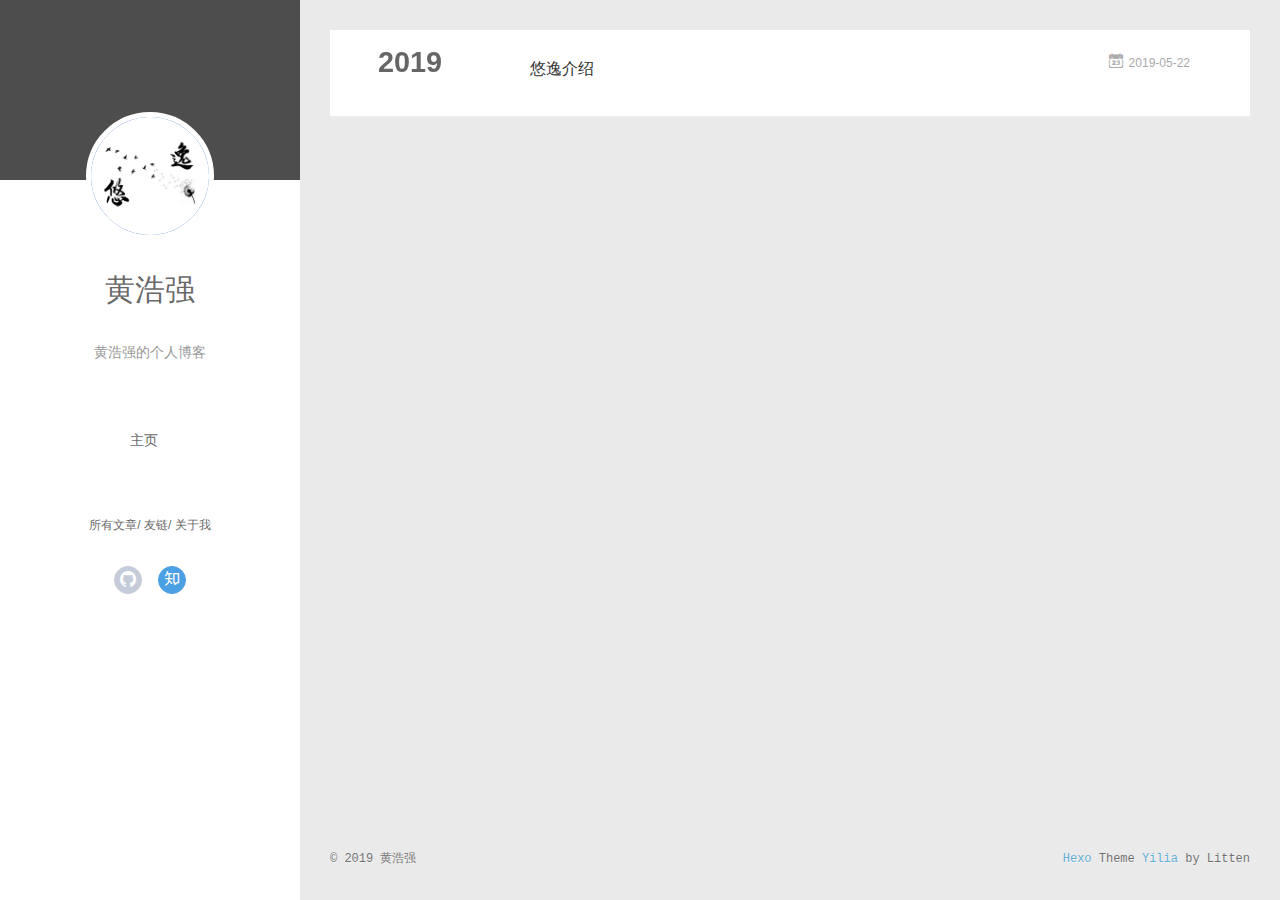
<file: archives/2019/index.html>
<!DOCTYPE html>
<html>
<head><meta name="generator" content="Hexo 3.8.0">
  <meta charset="utf-8">
  
  <meta name="renderer" content="webkit">
  <meta http-equiv="X-UA-Compatible" content="IE=edge">
  <link rel="dns-prefetch" href="http://www.hhq98.cn">
  <title>Archives: 2019 | 黄浩强的个人博客</title>
  <meta name="viewport" content="width=device-width, initial-scale=1, maximum-scale=1">
  <meta name="description" content="欢迎来到黄浩强的个人博客">
<meta name="keywords" content="黄浩强">
<meta property="og:type" content="website">
<meta property="og:title" content="黄浩强的个人博客">
<meta property="og:url" content="http://www.hhq98.cn/archives/2019/index.html">
<meta property="og:site_name" content="黄浩强的个人博客">
<meta property="og:description" content="欢迎来到黄浩强的个人博客">
<meta property="og:locale" content="default">
<meta name="twitter:card" content="summary">
<meta name="twitter:title" content="黄浩强的个人博客">
<meta name="twitter:description" content="欢迎来到黄浩强的个人博客">
  
    <link rel="alternative" href="/atom.xml" title="黄浩强的个人博客" type="application/atom+xml">
  
  
    <link rel="icon" href="/img/favicon.ico">
  
  <link rel="stylesheet" type="text/css" href="/./main.0cf68a.css">
  <style type="text/css">
  
    #container.show {
      background: linear-gradient(200deg,#a0cfe4,#e8c37e);
    }
  </style>
  

  

</head>
</html>
<body>
  <div id="container" q-class="show:isCtnShow">
    <canvas id="anm-canvas" class="anm-canvas"></canvas>
    <div class="left-col" q-class="show:isShow">
      
<div class="overlay" style="background: #4d4d4d"></div>
<div class="intrude-less">
	<header id="header" class="inner">
		<a href="/" class="profilepic">
			<img src="/img/1.jpg" class="js-avatar">
		</a>
		<hgroup>
		  <h1 class="header-author"><a href="/">黄浩强</a></h1>
		</hgroup>
		
		<p class="header-subtitle">黄浩强的个人博客</p>
		

		<nav class="header-menu">
			<ul>
			
				<li><a href="/">主页</a></li>
	        
			</ul>
		</nav>
		<nav class="header-smart-menu">
    		
    			
    			<a q-on="click: openSlider(e, 'innerArchive')" href="javascript:void(0)">所有文章</a>
    			
            
    			
    			<a q-on="click: openSlider(e, 'friends')" href="javascript:void(0)">友链</a>
    			
            
    			
    			<a q-on="click: openSlider(e, 'aboutme')" href="javascript:void(0)">关于我</a>
    			
            
		</nav>
		<nav class="header-nav">
			<div class="social">
				
					<a class="github" target="_blank" href="https://github.com/HHQ001" title="github"><i class="icon-github"></i></a>
		        
					<a class="zhihu" target="_blank" href="https://www.zhihu.com/people/er-jin-zhi-44/activities" title="zhihu"><i class="icon-zhihu"></i></a>
		        
			</div>
		</nav>
	</header>		
</div>

    </div>
    <div class="mid-col" q-class="show:isShow,hide:isShow|isFalse">
      
<nav id="mobile-nav">
  	<div class="overlay js-overlay" style="background: #4d4d4d"></div>
	<div class="btnctn js-mobile-btnctn">
  		<div class="slider-trigger list" q-on="click: openSlider(e)"><i class="icon icon-sort"></i></div>
	</div>
	<div class="intrude-less">
		<header id="header" class="inner">
			<div class="profilepic">
				<img src="/img/1.jpg" class="js-avatar">
			</div>
			<hgroup>
			  <h1 class="header-author js-header-author">黄浩强</h1>
			</hgroup>
			
			<p class="header-subtitle"><i class="icon icon-quo-left"></i>黄浩强的个人博客<i class="icon icon-quo-right"></i></p>
			
			
			
				
			
			
			
			<nav class="header-nav">
				<div class="social">
					
						<a class="github" target="_blank" href="https://github.com/HHQ001" title="github"><i class="icon-github"></i></a>
			        
						<a class="zhihu" target="_blank" href="https://www.zhihu.com/people/er-jin-zhi-44/activities" title="zhihu"><i class="icon-zhihu"></i></a>
			        
				</div>
			</nav>

			<nav class="header-menu js-header-menu">
				<ul style="width: 50%">
				
				
					<li style="width: 100%"><a href="/">主页</a></li>
		        
				</ul>
			</nav>
		</header>				
	</div>
	<div class="mobile-mask" style="display:none" q-show="isShow"></div>
</nav>

      <div id="wrapper" class="body-wrap">
        <div class="menu-l">
          <div class="canvas-wrap">
            <canvas data-colors="#eaeaea" data-sectionHeight="100" data-contentId="js-content" id="myCanvas1" class="anm-canvas"></canvas>
          </div>
          <div id="js-content" class="content-ll">
            
  
  
    
    
      
      
      <section class="archives-wrap">
        <div class="archive-year-wrap">
          <a href="/archives/2019" class="archive-year">2019</a>
        </div>
        <div class="archives">
    
    <article class="archive-article archive-type-post">
  <div class="archive-article-inner">
    <header class="archive-article-header">
      	<div class="article-meta">
	      	<a href="/2019/05/22/悠逸介绍/" class="archive-article-date">
  	<time datetime="2019-05-22T03:38:52.000Z" itemprop="datePublished"><i class="icon-calendar icon"></i>2019-05-22</time>
</a>
        </div>
    	 
  
    <h1 itemprop="name">
      <a class="archive-article-title" href="/2019/05/22/悠逸介绍/">悠逸介绍</a>
    </h1>
  

        <div class="article-info info-on-right">
          
          

        </div>
        <div class="clearfix"></div>
    </header>
  </div>
</article>
  
  
    </div></section>
  

    


          </div>
        </div>
      </div>
      <footer id="footer">
  <div class="outer">
    <div id="footer-info">
    	<div class="footer-left">
    		&copy; 2019 黄浩强
    	</div>
      	<div class="footer-right">
      		<a href="http://hexo.io/" target="_blank">Hexo</a>  Theme <a href="https://github.com/litten/hexo-theme-yilia" target="_blank">Yilia</a> by Litten
      	</div>
    </div>
  </div>
</footer>
    </div>
    <script>
	var yiliaConfig = {
		mathjax: false,
		isHome: false,
		isPost: false,
		isArchive: true,
		isTag: false,
		isCategory: false,
		open_in_new: false,
		toc_hide_index: true,
		root: "/",
		innerArchive: true,
		showTags: false
	}
</script>

<script>!function(t){function n(e){if(r[e])return r[e].exports;var i=r[e]={exports:{},id:e,loaded:!1};return t[e].call(i.exports,i,i.exports,n),i.loaded=!0,i.exports}var r={};n.m=t,n.c=r,n.p="./",n(0)}([function(t,n,r){r(195),t.exports=r(191)},function(t,n,r){var e=r(3),i=r(52),o=r(27),u=r(28),c=r(53),f="prototype",a=function(t,n,r){var s,l,h,v,p=t&a.F,d=t&a.G,y=t&a.S,g=t&a.P,b=t&a.B,m=d?e:y?e[n]||(e[n]={}):(e[n]||{})[f],x=d?i:i[n]||(i[n]={}),w=x[f]||(x[f]={});d&&(r=n);for(s in r)l=!p&&m&&void 0!==m[s],h=(l?m:r)[s],v=b&&l?c(h,e):g&&"function"==typeof h?c(Function.call,h):h,m&&u(m,s,h,t&a.U),x[s]!=h&&o(x,s,v),g&&w[s]!=h&&(w[s]=h)};e.core=i,a.F=1,a.G=2,a.S=4,a.P=8,a.B=16,a.W=32,a.U=64,a.R=128,t.exports=a},function(t,n,r){var e=r(6);t.exports=function(t){if(!e(t))throw TypeError(t+" is not an object!");return t}},function(t,n){var r=t.exports="undefined"!=typeof window&&window.Math==Math?window:"undefined"!=typeof self&&self.Math==Math?self:Function("return this")();"number"==typeof __g&&(__g=r)},function(t,n){t.exports=function(t){try{return!!t()}catch(t){return!0}}},function(t,n){var r=t.exports="undefined"!=typeof window&&window.Math==Math?window:"undefined"!=typeof self&&self.Math==Math?self:Function("return this")();"number"==typeof __g&&(__g=r)},function(t,n){t.exports=function(t){return"object"==typeof t?null!==t:"function"==typeof t}},function(t,n,r){var e=r(126)("wks"),i=r(76),o=r(3).Symbol,u="function"==typeof o;(t.exports=function(t){return e[t]||(e[t]=u&&o[t]||(u?o:i)("Symbol."+t))}).store=e},function(t,n){var r={}.hasOwnProperty;t.exports=function(t,n){return r.call(t,n)}},function(t,n,r){var e=r(94),i=r(33);t.exports=function(t){return e(i(t))}},function(t,n,r){t.exports=!r(4)(function(){return 7!=Object.defineProperty({},"a",{get:function(){return 7}}).a})},function(t,n,r){var e=r(2),i=r(167),o=r(50),u=Object.defineProperty;n.f=r(10)?Object.defineProperty:function(t,n,r){if(e(t),n=o(n,!0),e(r),i)try{return u(t,n,r)}catch(t){}if("get"in r||"set"in r)throw TypeError("Accessors not supported!");return"value"in r&&(t[n]=r.value),t}},function(t,n,r){t.exports=!r(18)(function(){return 7!=Object.defineProperty({},"a",{get:function(){return 7}}).a})},function(t,n,r){var e=r(14),i=r(22);t.exports=r(12)?function(t,n,r){return e.f(t,n,i(1,r))}:function(t,n,r){return t[n]=r,t}},function(t,n,r){var e=r(20),i=r(58),o=r(42),u=Object.defineProperty;n.f=r(12)?Object.defineProperty:function(t,n,r){if(e(t),n=o(n,!0),e(r),i)try{return u(t,n,r)}catch(t){}if("get"in r||"set"in r)throw TypeError("Accessors not supported!");return"value"in r&&(t[n]=r.value),t}},function(t,n,r){var e=r(40)("wks"),i=r(23),o=r(5).Symbol,u="function"==typeof o;(t.exports=function(t){return e[t]||(e[t]=u&&o[t]||(u?o:i)("Symbol."+t))}).store=e},function(t,n,r){var e=r(67),i=Math.min;t.exports=function(t){return t>0?i(e(t),9007199254740991):0}},function(t,n,r){var e=r(46);t.exports=function(t){return Object(e(t))}},function(t,n){t.exports=function(t){try{return!!t()}catch(t){return!0}}},function(t,n,r){var e=r(63),i=r(34);t.exports=Object.keys||function(t){return e(t,i)}},function(t,n,r){var e=r(21);t.exports=function(t){if(!e(t))throw TypeError(t+" is not an object!");return t}},function(t,n){t.exports=function(t){return"object"==typeof t?null!==t:"function"==typeof t}},function(t,n){t.exports=function(t,n){return{enumerable:!(1&t),configurable:!(2&t),writable:!(4&t),value:n}}},function(t,n){var r=0,e=Math.random();t.exports=function(t){return"Symbol(".concat(void 0===t?"":t,")_",(++r+e).toString(36))}},function(t,n){var r={}.hasOwnProperty;t.exports=function(t,n){return r.call(t,n)}},function(t,n){var r=t.exports={version:"2.4.0"};"number"==typeof __e&&(__e=r)},function(t,n){t.exports=function(t){if("function"!=typeof t)throw TypeError(t+" is not a function!");return t}},function(t,n,r){var e=r(11),i=r(66);t.exports=r(10)?function(t,n,r){return e.f(t,n,i(1,r))}:function(t,n,r){return t[n]=r,t}},function(t,n,r){var e=r(3),i=r(27),o=r(24),u=r(76)("src"),c="toString",f=Function[c],a=(""+f).split(c);r(52).inspectSource=function(t){return f.call(t)},(t.exports=function(t,n,r,c){var f="function"==typeof r;f&&(o(r,"name")||i(r,"name",n)),t[n]!==r&&(f&&(o(r,u)||i(r,u,t[n]?""+t[n]:a.join(String(n)))),t===e?t[n]=r:c?t[n]?t[n]=r:i(t,n,r):(delete t[n],i(t,n,r)))})(Function.prototype,c,function(){return"function"==typeof this&&this[u]||f.call(this)})},function(t,n,r){var e=r(1),i=r(4),o=r(46),u=function(t,n,r,e){var i=String(o(t)),u="<"+n;return""!==r&&(u+=" "+r+'="'+String(e).replace(/"/g,"&quot;")+'"'),u+">"+i+"</"+n+">"};t.exports=function(t,n){var r={};r[t]=n(u),e(e.P+e.F*i(function(){var n=""[t]('"');return n!==n.toLowerCase()||n.split('"').length>3}),"String",r)}},function(t,n,r){var e=r(115),i=r(46);t.exports=function(t){return e(i(t))}},function(t,n,r){var e=r(116),i=r(66),o=r(30),u=r(50),c=r(24),f=r(167),a=Object.getOwnPropertyDescriptor;n.f=r(10)?a:function(t,n){if(t=o(t),n=u(n,!0),f)try{return a(t,n)}catch(t){}if(c(t,n))return i(!e.f.call(t,n),t[n])}},function(t,n,r){var e=r(24),i=r(17),o=r(145)("IE_PROTO"),u=Object.prototype;t.exports=Object.getPrototypeOf||function(t){return t=i(t),e(t,o)?t[o]:"function"==typeof t.constructor&&t instanceof t.constructor?t.constructor.prototype:t instanceof Object?u:null}},function(t,n){t.exports=function(t){if(void 0==t)throw TypeError("Can't call method on  "+t);return t}},function(t,n){t.exports="constructor,hasOwnProperty,isPrototypeOf,propertyIsEnumerable,toLocaleString,toString,valueOf".split(",")},function(t,n){t.exports={}},function(t,n){t.exports=!0},function(t,n){n.f={}.propertyIsEnumerable},function(t,n,r){var e=r(14).f,i=r(8),o=r(15)("toStringTag");t.exports=function(t,n,r){t&&!i(t=r?t:t.prototype,o)&&e(t,o,{configurable:!0,value:n})}},function(t,n,r){var e=r(40)("keys"),i=r(23);t.exports=function(t){return e[t]||(e[t]=i(t))}},function(t,n,r){var e=r(5),i="__core-js_shared__",o=e[i]||(e[i]={});t.exports=function(t){return o[t]||(o[t]={})}},function(t,n){var r=Math.ceil,e=Math.floor;t.exports=function(t){return isNaN(t=+t)?0:(t>0?e:r)(t)}},function(t,n,r){var e=r(21);t.exports=function(t,n){if(!e(t))return t;var r,i;if(n&&"function"==typeof(r=t.toString)&&!e(i=r.call(t)))return i;if("function"==typeof(r=t.valueOf)&&!e(i=r.call(t)))return i;if(!n&&"function"==typeof(r=t.toString)&&!e(i=r.call(t)))return i;throw TypeError("Can't convert object to primitive value")}},function(t,n,r){var e=r(5),i=r(25),o=r(36),u=r(44),c=r(14).f;t.exports=function(t){var n=i.Symbol||(i.Symbol=o?{}:e.Symbol||{});"_"==t.charAt(0)||t in n||c(n,t,{value:u.f(t)})}},function(t,n,r){n.f=r(15)},function(t,n){var r={}.toString;t.exports=function(t){return r.call(t).slice(8,-1)}},function(t,n){t.exports=function(t){if(void 0==t)throw TypeError("Can't call method on  "+t);return t}},function(t,n,r){var e=r(4);t.exports=function(t,n){return!!t&&e(function(){n?t.call(null,function(){},1):t.call(null)})}},function(t,n,r){var e=r(53),i=r(115),o=r(17),u=r(16),c=r(203);t.exports=function(t,n){var r=1==t,f=2==t,a=3==t,s=4==t,l=6==t,h=5==t||l,v=n||c;return function(n,c,p){for(var d,y,g=o(n),b=i(g),m=e(c,p,3),x=u(b.length),w=0,S=r?v(n,x):f?v(n,0):void 0;x>w;w++)if((h||w in b)&&(d=b[w],y=m(d,w,g),t))if(r)S[w]=y;else if(y)switch(t){case 3:return!0;case 5:return d;case 6:return w;case 2:S.push(d)}else if(s)return!1;return l?-1:a||s?s:S}}},function(t,n,r){var e=r(1),i=r(52),o=r(4);t.exports=function(t,n){var r=(i.Object||{})[t]||Object[t],u={};u[t]=n(r),e(e.S+e.F*o(function(){r(1)}),"Object",u)}},function(t,n,r){var e=r(6);t.exports=function(t,n){if(!e(t))return t;var r,i;if(n&&"function"==typeof(r=t.toString)&&!e(i=r.call(t)))return i;if("function"==typeof(r=t.valueOf)&&!e(i=r.call(t)))return i;if(!n&&"function"==typeof(r=t.toString)&&!e(i=r.call(t)))return i;throw TypeError("Can't convert object to primitive value")}},function(t,n,r){var e=r(5),i=r(25),o=r(91),u=r(13),c="prototype",f=function(t,n,r){var a,s,l,h=t&f.F,v=t&f.G,p=t&f.S,d=t&f.P,y=t&f.B,g=t&f.W,b=v?i:i[n]||(i[n]={}),m=b[c],x=v?e:p?e[n]:(e[n]||{})[c];v&&(r=n);for(a in r)(s=!h&&x&&void 0!==x[a])&&a in b||(l=s?x[a]:r[a],b[a]=v&&"function"!=typeof x[a]?r[a]:y&&s?o(l,e):g&&x[a]==l?function(t){var n=function(n,r,e){if(this instanceof t){switch(arguments.length){case 0:return new t;case 1:return new t(n);case 2:return new t(n,r)}return new t(n,r,e)}return t.apply(this,arguments)};return n[c]=t[c],n}(l):d&&"function"==typeof l?o(Function.call,l):l,d&&((b.virtual||(b.virtual={}))[a]=l,t&f.R&&m&&!m[a]&&u(m,a,l)))};f.F=1,f.G=2,f.S=4,f.P=8,f.B=16,f.W=32,f.U=64,f.R=128,t.exports=f},function(t,n){var r=t.exports={version:"2.4.0"};"number"==typeof __e&&(__e=r)},function(t,n,r){var e=r(26);t.exports=function(t,n,r){if(e(t),void 0===n)return t;switch(r){case 1:return function(r){return t.call(n,r)};case 2:return function(r,e){return t.call(n,r,e)};case 3:return function(r,e,i){return t.call(n,r,e,i)}}return function(){return t.apply(n,arguments)}}},function(t,n,r){var e=r(183),i=r(1),o=r(126)("metadata"),u=o.store||(o.store=new(r(186))),c=function(t,n,r){var i=u.get(t);if(!i){if(!r)return;u.set(t,i=new e)}var o=i.get(n);if(!o){if(!r)return;i.set(n,o=new e)}return o},f=function(t,n,r){var e=c(n,r,!1);return void 0!==e&&e.has(t)},a=function(t,n,r){var e=c(n,r,!1);return void 0===e?void 0:e.get(t)},s=function(t,n,r,e){c(r,e,!0).set(t,n)},l=function(t,n){var r=c(t,n,!1),e=[];return r&&r.forEach(function(t,n){e.push(n)}),e},h=function(t){return void 0===t||"symbol"==typeof t?t:String(t)},v=function(t){i(i.S,"Reflect",t)};t.exports={store:u,map:c,has:f,get:a,set:s,keys:l,key:h,exp:v}},function(t,n,r){"use strict";if(r(10)){var e=r(69),i=r(3),o=r(4),u=r(1),c=r(127),f=r(152),a=r(53),s=r(68),l=r(66),h=r(27),v=r(73),p=r(67),d=r(16),y=r(75),g=r(50),b=r(24),m=r(180),x=r(114),w=r(6),S=r(17),_=r(137),O=r(70),E=r(32),P=r(71).f,j=r(154),F=r(76),M=r(7),A=r(48),N=r(117),T=r(146),I=r(155),k=r(80),L=r(123),R=r(74),C=r(130),D=r(160),U=r(11),W=r(31),G=U.f,B=W.f,V=i.RangeError,z=i.TypeError,q=i.Uint8Array,K="ArrayBuffer",J="Shared"+K,Y="BYTES_PER_ELEMENT",H="prototype",$=Array[H],X=f.ArrayBuffer,Q=f.DataView,Z=A(0),tt=A(2),nt=A(3),rt=A(4),et=A(5),it=A(6),ot=N(!0),ut=N(!1),ct=I.values,ft=I.keys,at=I.entries,st=$.lastIndexOf,lt=$.reduce,ht=$.reduceRight,vt=$.join,pt=$.sort,dt=$.slice,yt=$.toString,gt=$.toLocaleString,bt=M("iterator"),mt=M("toStringTag"),xt=F("typed_constructor"),wt=F("def_constructor"),St=c.CONSTR,_t=c.TYPED,Ot=c.VIEW,Et="Wrong length!",Pt=A(1,function(t,n){return Tt(T(t,t[wt]),n)}),jt=o(function(){return 1===new q(new Uint16Array([1]).buffer)[0]}),Ft=!!q&&!!q[H].set&&o(function(){new q(1).set({})}),Mt=function(t,n){if(void 0===t)throw z(Et);var r=+t,e=d(t);if(n&&!m(r,e))throw V(Et);return e},At=function(t,n){var r=p(t);if(r<0||r%n)throw V("Wrong offset!");return r},Nt=function(t){if(w(t)&&_t in t)return t;throw z(t+" is not a typed array!")},Tt=function(t,n){if(!(w(t)&&xt in t))throw z("It is not a typed array constructor!");return new t(n)},It=function(t,n){return kt(T(t,t[wt]),n)},kt=function(t,n){for(var r=0,e=n.length,i=Tt(t,e);e>r;)i[r]=n[r++];return i},Lt=function(t,n,r){G(t,n,{get:function(){return this._d[r]}})},Rt=function(t){var n,r,e,i,o,u,c=S(t),f=arguments.length,s=f>1?arguments[1]:void 0,l=void 0!==s,h=j(c);if(void 0!=h&&!_(h)){for(u=h.call(c),e=[],n=0;!(o=u.next()).done;n++)e.push(o.value);c=e}for(l&&f>2&&(s=a(s,arguments[2],2)),n=0,r=d(c.length),i=Tt(this,r);r>n;n++)i[n]=l?s(c[n],n):c[n];return i},Ct=function(){for(var t=0,n=arguments.length,r=Tt(this,n);n>t;)r[t]=arguments[t++];return r},Dt=!!q&&o(function(){gt.call(new q(1))}),Ut=function(){return gt.apply(Dt?dt.call(Nt(this)):Nt(this),arguments)},Wt={copyWithin:function(t,n){return D.call(Nt(this),t,n,arguments.length>2?arguments[2]:void 0)},every:function(t){return rt(Nt(this),t,arguments.length>1?arguments[1]:void 0)},fill:function(t){return C.apply(Nt(this),arguments)},filter:function(t){return It(this,tt(Nt(this),t,arguments.length>1?arguments[1]:void 0))},find:function(t){return et(Nt(this),t,arguments.length>1?arguments[1]:void 0)},findIndex:function(t){return it(Nt(this),t,arguments.length>1?arguments[1]:void 0)},forEach:function(t){Z(Nt(this),t,arguments.length>1?arguments[1]:void 0)},indexOf:function(t){return ut(Nt(this),t,arguments.length>1?arguments[1]:void 0)},includes:function(t){return ot(Nt(this),t,arguments.length>1?arguments[1]:void 0)},join:function(t){return vt.apply(Nt(this),arguments)},lastIndexOf:function(t){return st.apply(Nt(this),arguments)},map:function(t){return Pt(Nt(this),t,arguments.length>1?arguments[1]:void 0)},reduce:function(t){return lt.apply(Nt(this),arguments)},reduceRight:function(t){return ht.apply(Nt(this),arguments)},reverse:function(){for(var t,n=this,r=Nt(n).length,e=Math.floor(r/2),i=0;i<e;)t=n[i],n[i++]=n[--r],n[r]=t;return n},some:function(t){return nt(Nt(this),t,arguments.length>1?arguments[1]:void 0)},sort:function(t){return pt.call(Nt(this),t)},subarray:function(t,n){var r=Nt(this),e=r.length,i=y(t,e);return new(T(r,r[wt]))(r.buffer,r.byteOffset+i*r.BYTES_PER_ELEMENT,d((void 0===n?e:y(n,e))-i))}},Gt=function(t,n){return It(this,dt.call(Nt(this),t,n))},Bt=function(t){Nt(this);var n=At(arguments[1],1),r=this.length,e=S(t),i=d(e.length),o=0;if(i+n>r)throw V(Et);for(;o<i;)this[n+o]=e[o++]},Vt={entries:function(){return at.call(Nt(this))},keys:function(){return ft.call(Nt(this))},values:function(){return ct.call(Nt(this))}},zt=function(t,n){return w(t)&&t[_t]&&"symbol"!=typeof n&&n in t&&String(+n)==String(n)},qt=function(t,n){return zt(t,n=g(n,!0))?l(2,t[n]):B(t,n)},Kt=function(t,n,r){return!(zt(t,n=g(n,!0))&&w(r)&&b(r,"value"))||b(r,"get")||b(r,"set")||r.configurable||b(r,"writable")&&!r.writable||b(r,"enumerable")&&!r.enumerable?G(t,n,r):(t[n]=r.value,t)};St||(W.f=qt,U.f=Kt),u(u.S+u.F*!St,"Object",{getOwnPropertyDescriptor:qt,defineProperty:Kt}),o(function(){yt.call({})})&&(yt=gt=function(){return vt.call(this)});var Jt=v({},Wt);v(Jt,Vt),h(Jt,bt,Vt.values),v(Jt,{slice:Gt,set:Bt,constructor:function(){},toString:yt,toLocaleString:Ut}),Lt(Jt,"buffer","b"),Lt(Jt,"byteOffset","o"),Lt(Jt,"byteLength","l"),Lt(Jt,"length","e"),G(Jt,mt,{get:function(){return this[_t]}}),t.exports=function(t,n,r,f){f=!!f;var a=t+(f?"Clamped":"")+"Array",l="Uint8Array"!=a,v="get"+t,p="set"+t,y=i[a],g=y||{},b=y&&E(y),m=!y||!c.ABV,S={},_=y&&y[H],j=function(t,r){var e=t._d;return e.v[v](r*n+e.o,jt)},F=function(t,r,e){var i=t._d;f&&(e=(e=Math.round(e))<0?0:e>255?255:255&e),i.v[p](r*n+i.o,e,jt)},M=function(t,n){G(t,n,{get:function(){return j(this,n)},set:function(t){return F(this,n,t)},enumerable:!0})};m?(y=r(function(t,r,e,i){s(t,y,a,"_d");var o,u,c,f,l=0,v=0;if(w(r)){if(!(r instanceof X||(f=x(r))==K||f==J))return _t in r?kt(y,r):Rt.call(y,r);o=r,v=At(e,n);var p=r.byteLength;if(void 0===i){if(p%n)throw V(Et);if((u=p-v)<0)throw V(Et)}else if((u=d(i)*n)+v>p)throw V(Et);c=u/n}else c=Mt(r,!0),u=c*n,o=new X(u);for(h(t,"_d",{b:o,o:v,l:u,e:c,v:new Q(o)});l<c;)M(t,l++)}),_=y[H]=O(Jt),h(_,"constructor",y)):L(function(t){new y(null),new y(t)},!0)||(y=r(function(t,r,e,i){s(t,y,a);var o;return w(r)?r instanceof X||(o=x(r))==K||o==J?void 0!==i?new g(r,At(e,n),i):void 0!==e?new g(r,At(e,n)):new g(r):_t in r?kt(y,r):Rt.call(y,r):new g(Mt(r,l))}),Z(b!==Function.prototype?P(g).concat(P(b)):P(g),function(t){t in y||h(y,t,g[t])}),y[H]=_,e||(_.constructor=y));var A=_[bt],N=!!A&&("values"==A.name||void 0==A.name),T=Vt.values;h(y,xt,!0),h(_,_t,a),h(_,Ot,!0),h(_,wt,y),(f?new y(1)[mt]==a:mt in _)||G(_,mt,{get:function(){return a}}),S[a]=y,u(u.G+u.W+u.F*(y!=g),S),u(u.S,a,{BYTES_PER_ELEMENT:n,from:Rt,of:Ct}),Y in _||h(_,Y,n),u(u.P,a,Wt),R(a),u(u.P+u.F*Ft,a,{set:Bt}),u(u.P+u.F*!N,a,Vt),u(u.P+u.F*(_.toString!=yt),a,{toString:yt}),u(u.P+u.F*o(function(){new y(1).slice()}),a,{slice:Gt}),u(u.P+u.F*(o(function(){return[1,2].toLocaleString()!=new y([1,2]).toLocaleString()})||!o(function(){_.toLocaleString.call([1,2])})),a,{toLocaleString:Ut}),k[a]=N?A:T,e||N||h(_,bt,T)}}else t.exports=function(){}},function(t,n){var r={}.toString;t.exports=function(t){return r.call(t).slice(8,-1)}},function(t,n,r){var e=r(21),i=r(5).document,o=e(i)&&e(i.createElement);t.exports=function(t){return o?i.createElement(t):{}}},function(t,n,r){t.exports=!r(12)&&!r(18)(function(){return 7!=Object.defineProperty(r(57)("div"),"a",{get:function(){return 7}}).a})},function(t,n,r){"use strict";var e=r(36),i=r(51),o=r(64),u=r(13),c=r(8),f=r(35),a=r(96),s=r(38),l=r(103),h=r(15)("iterator"),v=!([].keys&&"next"in[].keys()),p="keys",d="values",y=function(){return this};t.exports=function(t,n,r,g,b,m,x){a(r,n,g);var w,S,_,O=function(t){if(!v&&t in F)return F[t];switch(t){case p:case d:return function(){return new r(this,t)}}return function(){return new r(this,t)}},E=n+" Iterator",P=b==d,j=!1,F=t.prototype,M=F[h]||F["@@iterator"]||b&&F[b],A=M||O(b),N=b?P?O("entries"):A:void 0,T="Array"==n?F.entries||M:M;if(T&&(_=l(T.call(new t)))!==Object.prototype&&(s(_,E,!0),e||c(_,h)||u(_,h,y)),P&&M&&M.name!==d&&(j=!0,A=function(){return M.call(this)}),e&&!x||!v&&!j&&F[h]||u(F,h,A),f[n]=A,f[E]=y,b)if(w={values:P?A:O(d),keys:m?A:O(p),entries:N},x)for(S in w)S in F||o(F,S,w[S]);else i(i.P+i.F*(v||j),n,w);return w}},function(t,n,r){var e=r(20),i=r(100),o=r(34),u=r(39)("IE_PROTO"),c=function(){},f="prototype",a=function(){var t,n=r(57)("iframe"),e=o.length;for(n.style.display="none",r(93).appendChild(n),n.src="javascript:",t=n.contentWindow.document,t.open(),t.write("<script>document.F=Object<\/script>"),t.close(),a=t.F;e--;)delete a[f][o[e]];return a()};t.exports=Object.create||function(t,n){var r;return null!==t?(c[f]=e(t),r=new c,c[f]=null,r[u]=t):r=a(),void 0===n?r:i(r,n)}},function(t,n,r){var e=r(63),i=r(34).concat("length","prototype");n.f=Object.getOwnPropertyNames||function(t){return e(t,i)}},function(t,n){n.f=Object.getOwnPropertySymbols},function(t,n,r){var e=r(8),i=r(9),o=r(90)(!1),u=r(39)("IE_PROTO");t.exports=function(t,n){var r,c=i(t),f=0,a=[];for(r in c)r!=u&&e(c,r)&&a.push(r);for(;n.length>f;)e(c,r=n[f++])&&(~o(a,r)||a.push(r));return a}},function(t,n,r){t.exports=r(13)},function(t,n,r){var e=r(76)("meta"),i=r(6),o=r(24),u=r(11).f,c=0,f=Object.isExtensible||function(){return!0},a=!r(4)(function(){return f(Object.preventExtensions({}))}),s=function(t){u(t,e,{value:{i:"O"+ ++c,w:{}}})},l=function(t,n){if(!i(t))return"symbol"==typeof t?t:("string"==typeof t?"S":"P")+t;if(!o(t,e)){if(!f(t))return"F";if(!n)return"E";s(t)}return t[e].i},h=function(t,n){if(!o(t,e)){if(!f(t))return!0;if(!n)return!1;s(t)}return t[e].w},v=function(t){return a&&p.NEED&&f(t)&&!o(t,e)&&s(t),t},p=t.exports={KEY:e,NEED:!1,fastKey:l,getWeak:h,onFreeze:v}},function(t,n){t.exports=function(t,n){return{enumerable:!(1&t),configurable:!(2&t),writable:!(4&t),value:n}}},function(t,n){var r=Math.ceil,e=Math.floor;t.exports=function(t){return isNaN(t=+t)?0:(t>0?e:r)(t)}},function(t,n){t.exports=function(t,n,r,e){if(!(t instanceof n)||void 0!==e&&e in t)throw TypeError(r+": incorrect invocation!");return t}},function(t,n){t.exports=!1},function(t,n,r){var e=r(2),i=r(173),o=r(133),u=r(145)("IE_PROTO"),c=function(){},f="prototype",a=function(){var t,n=r(132)("iframe"),e=o.length;for(n.style.display="none",r(135).appendChild(n),n.src="javascript:",t=n.contentWindow.document,t.open(),t.write("<script>document.F=Object<\/script>"),t.close(),a=t.F;e--;)delete a[f][o[e]];return a()};t.exports=Object.create||function(t,n){var r;return null!==t?(c[f]=e(t),r=new c,c[f]=null,r[u]=t):r=a(),void 0===n?r:i(r,n)}},function(t,n,r){var e=r(175),i=r(133).concat("length","prototype");n.f=Object.getOwnPropertyNames||function(t){return e(t,i)}},function(t,n,r){var e=r(175),i=r(133);t.exports=Object.keys||function(t){return e(t,i)}},function(t,n,r){var e=r(28);t.exports=function(t,n,r){for(var i in n)e(t,i,n[i],r);return t}},function(t,n,r){"use strict";var e=r(3),i=r(11),o=r(10),u=r(7)("species");t.exports=function(t){var n=e[t];o&&n&&!n[u]&&i.f(n,u,{configurable:!0,get:function(){return this}})}},function(t,n,r){var e=r(67),i=Math.max,o=Math.min;t.exports=function(t,n){return t=e(t),t<0?i(t+n,0):o(t,n)}},function(t,n){var r=0,e=Math.random();t.exports=function(t){return"Symbol(".concat(void 0===t?"":t,")_",(++r+e).toString(36))}},function(t,n,r){var e=r(33);t.exports=function(t){return Object(e(t))}},function(t,n,r){var e=r(7)("unscopables"),i=Array.prototype;void 0==i[e]&&r(27)(i,e,{}),t.exports=function(t){i[e][t]=!0}},function(t,n,r){var e=r(53),i=r(169),o=r(137),u=r(2),c=r(16),f=r(154),a={},s={},n=t.exports=function(t,n,r,l,h){var v,p,d,y,g=h?function(){return t}:f(t),b=e(r,l,n?2:1),m=0;if("function"!=typeof g)throw TypeError(t+" is not iterable!");if(o(g)){for(v=c(t.length);v>m;m++)if((y=n?b(u(p=t[m])[0],p[1]):b(t[m]))===a||y===s)return y}else for(d=g.call(t);!(p=d.next()).done;)if((y=i(d,b,p.value,n))===a||y===s)return y};n.BREAK=a,n.RETURN=s},function(t,n){t.exports={}},function(t,n,r){var e=r(11).f,i=r(24),o=r(7)("toStringTag");t.exports=function(t,n,r){t&&!i(t=r?t:t.prototype,o)&&e(t,o,{configurable:!0,value:n})}},function(t,n,r){var e=r(1),i=r(46),o=r(4),u=r(150),c="["+u+"]",f="​",a=RegExp("^"+c+c+"*"),s=RegExp(c+c+"*$"),l=function(t,n,r){var i={},c=o(function(){return!!u[t]()||f[t]()!=f}),a=i[t]=c?n(h):u[t];r&&(i[r]=a),e(e.P+e.F*c,"String",i)},h=l.trim=function(t,n){return t=String(i(t)),1&n&&(t=t.replace(a,"")),2&n&&(t=t.replace(s,"")),t};t.exports=l},function(t,n,r){t.exports={default:r(86),__esModule:!0}},function(t,n,r){t.exports={default:r(87),__esModule:!0}},function(t,n,r){"use strict";function e(t){return t&&t.__esModule?t:{default:t}}n.__esModule=!0;var i=r(84),o=e(i),u=r(83),c=e(u),f="function"==typeof c.default&&"symbol"==typeof o.default?function(t){return typeof t}:function(t){return t&&"function"==typeof c.default&&t.constructor===c.default&&t!==c.default.prototype?"symbol":typeof t};n.default="function"==typeof c.default&&"symbol"===f(o.default)?function(t){return void 0===t?"undefined":f(t)}:function(t){return t&&"function"==typeof c.default&&t.constructor===c.default&&t!==c.default.prototype?"symbol":void 0===t?"undefined":f(t)}},function(t,n,r){r(110),r(108),r(111),r(112),t.exports=r(25).Symbol},function(t,n,r){r(109),r(113),t.exports=r(44).f("iterator")},function(t,n){t.exports=function(t){if("function"!=typeof t)throw TypeError(t+" is not a function!");return t}},function(t,n){t.exports=function(){}},function(t,n,r){var e=r(9),i=r(106),o=r(105);t.exports=function(t){return function(n,r,u){var c,f=e(n),a=i(f.length),s=o(u,a);if(t&&r!=r){for(;a>s;)if((c=f[s++])!=c)return!0}else for(;a>s;s++)if((t||s in f)&&f[s]===r)return t||s||0;return!t&&-1}}},function(t,n,r){var e=r(88);t.exports=function(t,n,r){if(e(t),void 0===n)return t;switch(r){case 1:return function(r){return t.call(n,r)};case 2:return function(r,e){return t.call(n,r,e)};case 3:return function(r,e,i){return t.call(n,r,e,i)}}return function(){return t.apply(n,arguments)}}},function(t,n,r){var e=r(19),i=r(62),o=r(37);t.exports=function(t){var n=e(t),r=i.f;if(r)for(var u,c=r(t),f=o.f,a=0;c.length>a;)f.call(t,u=c[a++])&&n.push(u);return n}},function(t,n,r){t.exports=r(5).document&&document.documentElement},function(t,n,r){var e=r(56);t.exports=Object("z").propertyIsEnumerable(0)?Object:function(t){return"String"==e(t)?t.split(""):Object(t)}},function(t,n,r){var e=r(56);t.exports=Array.isArray||function(t){return"Array"==e(t)}},function(t,n,r){"use strict";var e=r(60),i=r(22),o=r(38),u={};r(13)(u,r(15)("iterator"),function(){return this}),t.exports=function(t,n,r){t.prototype=e(u,{next:i(1,r)}),o(t,n+" Iterator")}},function(t,n){t.exports=function(t,n){return{value:n,done:!!t}}},function(t,n,r){var e=r(19),i=r(9);t.exports=function(t,n){for(var r,o=i(t),u=e(o),c=u.length,f=0;c>f;)if(o[r=u[f++]]===n)return r}},function(t,n,r){var e=r(23)("meta"),i=r(21),o=r(8),u=r(14).f,c=0,f=Object.isExtensible||function(){return!0},a=!r(18)(function(){return f(Object.preventExtensions({}))}),s=function(t){u(t,e,{value:{i:"O"+ ++c,w:{}}})},l=function(t,n){if(!i(t))return"symbol"==typeof t?t:("string"==typeof t?"S":"P")+t;if(!o(t,e)){if(!f(t))return"F";if(!n)return"E";s(t)}return t[e].i},h=function(t,n){if(!o(t,e)){if(!f(t))return!0;if(!n)return!1;s(t)}return t[e].w},v=function(t){return a&&p.NEED&&f(t)&&!o(t,e)&&s(t),t},p=t.exports={KEY:e,NEED:!1,fastKey:l,getWeak:h,onFreeze:v}},function(t,n,r){var e=r(14),i=r(20),o=r(19);t.exports=r(12)?Object.defineProperties:function(t,n){i(t);for(var r,u=o(n),c=u.length,f=0;c>f;)e.f(t,r=u[f++],n[r]);return t}},function(t,n,r){var e=r(37),i=r(22),o=r(9),u=r(42),c=r(8),f=r(58),a=Object.getOwnPropertyDescriptor;n.f=r(12)?a:function(t,n){if(t=o(t),n=u(n,!0),f)try{return a(t,n)}catch(t){}if(c(t,n))return i(!e.f.call(t,n),t[n])}},function(t,n,r){var e=r(9),i=r(61).f,o={}.toString,u="object"==typeof window&&window&&Object.getOwnPropertyNames?Object.getOwnPropertyNames(window):[],c=function(t){try{return i(t)}catch(t){return u.slice()}};t.exports.f=function(t){return u&&"[object Window]"==o.call(t)?c(t):i(e(t))}},function(t,n,r){var e=r(8),i=r(77),o=r(39)("IE_PROTO"),u=Object.prototype;t.exports=Object.getPrototypeOf||function(t){return t=i(t),e(t,o)?t[o]:"function"==typeof t.constructor&&t instanceof t.constructor?t.constructor.prototype:t instanceof Object?u:null}},function(t,n,r){var e=r(41),i=r(33);t.exports=function(t){return function(n,r){var o,u,c=String(i(n)),f=e(r),a=c.length;return f<0||f>=a?t?"":void 0:(o=c.charCodeAt(f),o<55296||o>56319||f+1===a||(u=c.charCodeAt(f+1))<56320||u>57343?t?c.charAt(f):o:t?c.slice(f,f+2):u-56320+(o-55296<<10)+65536)}}},function(t,n,r){var e=r(41),i=Math.max,o=Math.min;t.exports=function(t,n){return t=e(t),t<0?i(t+n,0):o(t,n)}},function(t,n,r){var e=r(41),i=Math.min;t.exports=function(t){return t>0?i(e(t),9007199254740991):0}},function(t,n,r){"use strict";var e=r(89),i=r(97),o=r(35),u=r(9);t.exports=r(59)(Array,"Array",function(t,n){this._t=u(t),this._i=0,this._k=n},function(){var t=this._t,n=this._k,r=this._i++;return!t||r>=t.length?(this._t=void 0,i(1)):"keys"==n?i(0,r):"values"==n?i(0,t[r]):i(0,[r,t[r]])},"values"),o.Arguments=o.Array,e("keys"),e("values"),e("entries")},function(t,n){},function(t,n,r){"use strict";var e=r(104)(!0);r(59)(String,"String",function(t){this._t=String(t),this._i=0},function(){var t,n=this._t,r=this._i;return r>=n.length?{value:void 0,done:!0}:(t=e(n,r),this._i+=t.length,{value:t,done:!1})})},function(t,n,r){"use strict";var e=r(5),i=r(8),o=r(12),u=r(51),c=r(64),f=r(99).KEY,a=r(18),s=r(40),l=r(38),h=r(23),v=r(15),p=r(44),d=r(43),y=r(98),g=r(92),b=r(95),m=r(20),x=r(9),w=r(42),S=r(22),_=r(60),O=r(102),E=r(101),P=r(14),j=r(19),F=E.f,M=P.f,A=O.f,N=e.Symbol,T=e.JSON,I=T&&T.stringify,k="prototype",L=v("_hidden"),R=v("toPrimitive"),C={}.propertyIsEnumerable,D=s("symbol-registry"),U=s("symbols"),W=s("op-symbols"),G=Object[k],B="function"==typeof N,V=e.QObject,z=!V||!V[k]||!V[k].findChild,q=o&&a(function(){return 7!=_(M({},"a",{get:function(){return M(this,"a",{value:7}).a}})).a})?function(t,n,r){var e=F(G,n);e&&delete G[n],M(t,n,r),e&&t!==G&&M(G,n,e)}:M,K=function(t){var n=U[t]=_(N[k]);return n._k=t,n},J=B&&"symbol"==typeof N.iterator?function(t){return"symbol"==typeof t}:function(t){return t instanceof N},Y=function(t,n,r){return t===G&&Y(W,n,r),m(t),n=w(n,!0),m(r),i(U,n)?(r.enumerable?(i(t,L)&&t[L][n]&&(t[L][n]=!1),r=_(r,{enumerable:S(0,!1)})):(i(t,L)||M(t,L,S(1,{})),t[L][n]=!0),q(t,n,r)):M(t,n,r)},H=function(t,n){m(t);for(var r,e=g(n=x(n)),i=0,o=e.length;o>i;)Y(t,r=e[i++],n[r]);return t},$=function(t,n){return void 0===n?_(t):H(_(t),n)},X=function(t){var n=C.call(this,t=w(t,!0));return!(this===G&&i(U,t)&&!i(W,t))&&(!(n||!i(this,t)||!i(U,t)||i(this,L)&&this[L][t])||n)},Q=function(t,n){if(t=x(t),n=w(n,!0),t!==G||!i(U,n)||i(W,n)){var r=F(t,n);return!r||!i(U,n)||i(t,L)&&t[L][n]||(r.enumerable=!0),r}},Z=function(t){for(var n,r=A(x(t)),e=[],o=0;r.length>o;)i(U,n=r[o++])||n==L||n==f||e.push(n);return e},tt=function(t){for(var n,r=t===G,e=A(r?W:x(t)),o=[],u=0;e.length>u;)!i(U,n=e[u++])||r&&!i(G,n)||o.push(U[n]);return o};B||(N=function(){if(this instanceof N)throw TypeError("Symbol is not a constructor!");var t=h(arguments.length>0?arguments[0]:void 0),n=function(r){this===G&&n.call(W,r),i(this,L)&&i(this[L],t)&&(this[L][t]=!1),q(this,t,S(1,r))};return o&&z&&q(G,t,{configurable:!0,set:n}),K(t)},c(N[k],"toString",function(){return this._k}),E.f=Q,P.f=Y,r(61).f=O.f=Z,r(37).f=X,r(62).f=tt,o&&!r(36)&&c(G,"propertyIsEnumerable",X,!0),p.f=function(t){return K(v(t))}),u(u.G+u.W+u.F*!B,{Symbol:N});for(var nt="hasInstance,isConcatSpreadable,iterator,match,replace,search,species,split,toPrimitive,toStringTag,unscopables".split(","),rt=0;nt.length>rt;)v(nt[rt++]);for(var nt=j(v.store),rt=0;nt.length>rt;)d(nt[rt++]);u(u.S+u.F*!B,"Symbol",{for:function(t){return i(D,t+="")?D[t]:D[t]=N(t)},keyFor:function(t){if(J(t))return y(D,t);throw TypeError(t+" is not a symbol!")},useSetter:function(){z=!0},useSimple:function(){z=!1}}),u(u.S+u.F*!B,"Object",{create:$,defineProperty:Y,defineProperties:H,getOwnPropertyDescriptor:Q,getOwnPropertyNames:Z,getOwnPropertySymbols:tt}),T&&u(u.S+u.F*(!B||a(function(){var t=N();return"[null]"!=I([t])||"{}"!=I({a:t})||"{}"!=I(Object(t))})),"JSON",{stringify:function(t){if(void 0!==t&&!J(t)){for(var n,r,e=[t],i=1;arguments.length>i;)e.push(arguments[i++]);return n=e[1],"function"==typeof n&&(r=n),!r&&b(n)||(n=function(t,n){if(r&&(n=r.call(this,t,n)),!J(n))return n}),e[1]=n,I.apply(T,e)}}}),N[k][R]||r(13)(N[k],R,N[k].valueOf),l(N,"Symbol"),l(Math,"Math",!0),l(e.JSON,"JSON",!0)},function(t,n,r){r(43)("asyncIterator")},function(t,n,r){r(43)("observable")},function(t,n,r){r(107);for(var e=r(5),i=r(13),o=r(35),u=r(15)("toStringTag"),c=["NodeList","DOMTokenList","MediaList","StyleSheetList","CSSRuleList"],f=0;f<5;f++){var a=c[f],s=e[a],l=s&&s.prototype;l&&!l[u]&&i(l,u,a),o[a]=o.Array}},function(t,n,r){var e=r(45),i=r(7)("toStringTag"),o="Arguments"==e(function(){return arguments}()),u=function(t,n){try{return t[n]}catch(t){}};t.exports=function(t){var n,r,c;return void 0===t?"Undefined":null===t?"Null":"string"==typeof(r=u(n=Object(t),i))?r:o?e(n):"Object"==(c=e(n))&&"function"==typeof n.callee?"Arguments":c}},function(t,n,r){var e=r(45);t.exports=Object("z").propertyIsEnumerable(0)?Object:function(t){return"String"==e(t)?t.split(""):Object(t)}},function(t,n){n.f={}.propertyIsEnumerable},function(t,n,r){var e=r(30),i=r(16),o=r(75);t.exports=function(t){return function(n,r,u){var c,f=e(n),a=i(f.length),s=o(u,a);if(t&&r!=r){for(;a>s;)if((c=f[s++])!=c)return!0}else for(;a>s;s++)if((t||s in f)&&f[s]===r)return t||s||0;return!t&&-1}}},function(t,n,r){"use strict";var e=r(3),i=r(1),o=r(28),u=r(73),c=r(65),f=r(79),a=r(68),s=r(6),l=r(4),h=r(123),v=r(81),p=r(136);t.exports=function(t,n,r,d,y,g){var b=e[t],m=b,x=y?"set":"add",w=m&&m.prototype,S={},_=function(t){var n=w[t];o(w,t,"delete"==t?function(t){return!(g&&!s(t))&&n.call(this,0===t?0:t)}:"has"==t?function(t){return!(g&&!s(t))&&n.call(this,0===t?0:t)}:"get"==t?function(t){return g&&!s(t)?void 0:n.call(this,0===t?0:t)}:"add"==t?function(t){return n.call(this,0===t?0:t),this}:function(t,r){return n.call(this,0===t?0:t,r),this})};if("function"==typeof m&&(g||w.forEach&&!l(function(){(new m).entries().next()}))){var O=new m,E=O[x](g?{}:-0,1)!=O,P=l(function(){O.has(1)}),j=h(function(t){new m(t)}),F=!g&&l(function(){for(var t=new m,n=5;n--;)t[x](n,n);return!t.has(-0)});j||(m=n(function(n,r){a(n,m,t);var e=p(new b,n,m);return void 0!=r&&f(r,y,e[x],e),e}),m.prototype=w,w.constructor=m),(P||F)&&(_("delete"),_("has"),y&&_("get")),(F||E)&&_(x),g&&w.clear&&delete w.clear}else m=d.getConstructor(n,t,y,x),u(m.prototype,r),c.NEED=!0;return v(m,t),S[t]=m,i(i.G+i.W+i.F*(m!=b),S),g||d.setStrong(m,t,y),m}},function(t,n,r){"use strict";var e=r(27),i=r(28),o=r(4),u=r(46),c=r(7);t.exports=function(t,n,r){var f=c(t),a=r(u,f,""[t]),s=a[0],l=a[1];o(function(){var n={};return n[f]=function(){return 7},7!=""[t](n)})&&(i(String.prototype,t,s),e(RegExp.prototype,f,2==n?function(t,n){return l.call(t,this,n)}:function(t){return l.call(t,this)}))}
},function(t,n,r){"use strict";var e=r(2);t.exports=function(){var t=e(this),n="";return t.global&&(n+="g"),t.ignoreCase&&(n+="i"),t.multiline&&(n+="m"),t.unicode&&(n+="u"),t.sticky&&(n+="y"),n}},function(t,n){t.exports=function(t,n,r){var e=void 0===r;switch(n.length){case 0:return e?t():t.call(r);case 1:return e?t(n[0]):t.call(r,n[0]);case 2:return e?t(n[0],n[1]):t.call(r,n[0],n[1]);case 3:return e?t(n[0],n[1],n[2]):t.call(r,n[0],n[1],n[2]);case 4:return e?t(n[0],n[1],n[2],n[3]):t.call(r,n[0],n[1],n[2],n[3])}return t.apply(r,n)}},function(t,n,r){var e=r(6),i=r(45),o=r(7)("match");t.exports=function(t){var n;return e(t)&&(void 0!==(n=t[o])?!!n:"RegExp"==i(t))}},function(t,n,r){var e=r(7)("iterator"),i=!1;try{var o=[7][e]();o.return=function(){i=!0},Array.from(o,function(){throw 2})}catch(t){}t.exports=function(t,n){if(!n&&!i)return!1;var r=!1;try{var o=[7],u=o[e]();u.next=function(){return{done:r=!0}},o[e]=function(){return u},t(o)}catch(t){}return r}},function(t,n,r){t.exports=r(69)||!r(4)(function(){var t=Math.random();__defineSetter__.call(null,t,function(){}),delete r(3)[t]})},function(t,n){n.f=Object.getOwnPropertySymbols},function(t,n,r){var e=r(3),i="__core-js_shared__",o=e[i]||(e[i]={});t.exports=function(t){return o[t]||(o[t]={})}},function(t,n,r){for(var e,i=r(3),o=r(27),u=r(76),c=u("typed_array"),f=u("view"),a=!(!i.ArrayBuffer||!i.DataView),s=a,l=0,h="Int8Array,Uint8Array,Uint8ClampedArray,Int16Array,Uint16Array,Int32Array,Uint32Array,Float32Array,Float64Array".split(",");l<9;)(e=i[h[l++]])?(o(e.prototype,c,!0),o(e.prototype,f,!0)):s=!1;t.exports={ABV:a,CONSTR:s,TYPED:c,VIEW:f}},function(t,n){"use strict";var r={versions:function(){var t=window.navigator.userAgent;return{trident:t.indexOf("Trident")>-1,presto:t.indexOf("Presto")>-1,webKit:t.indexOf("AppleWebKit")>-1,gecko:t.indexOf("Gecko")>-1&&-1==t.indexOf("KHTML"),mobile:!!t.match(/AppleWebKit.*Mobile.*/),ios:!!t.match(/\(i[^;]+;( U;)? CPU.+Mac OS X/),android:t.indexOf("Android")>-1||t.indexOf("Linux")>-1,iPhone:t.indexOf("iPhone")>-1||t.indexOf("Mac")>-1,iPad:t.indexOf("iPad")>-1,webApp:-1==t.indexOf("Safari"),weixin:-1==t.indexOf("MicroMessenger")}}()};t.exports=r},function(t,n,r){"use strict";var e=r(85),i=function(t){return t&&t.__esModule?t:{default:t}}(e),o=function(){function t(t,n,e){return n||e?String.fromCharCode(n||e):r[t]||t}function n(t){return e[t]}var r={"&quot;":'"',"&lt;":"<","&gt;":">","&amp;":"&","&nbsp;":" "},e={};for(var u in r)e[r[u]]=u;return r["&apos;"]="'",e["'"]="&#39;",{encode:function(t){return t?(""+t).replace(/['<> "&]/g,n).replace(/\r?\n/g,"<br/>").replace(/\s/g,"&nbsp;"):""},decode:function(n){return n?(""+n).replace(/<br\s*\/?>/gi,"\n").replace(/&quot;|&lt;|&gt;|&amp;|&nbsp;|&apos;|&#(\d+);|&#(\d+)/g,t).replace(/\u00a0/g," "):""},encodeBase16:function(t){if(!t)return t;t+="";for(var n=[],r=0,e=t.length;e>r;r++)n.push(t.charCodeAt(r).toString(16).toUpperCase());return n.join("")},encodeBase16forJSON:function(t){if(!t)return t;t=t.replace(/[\u4E00-\u9FBF]/gi,function(t){return escape(t).replace("%u","\\u")});for(var n=[],r=0,e=t.length;e>r;r++)n.push(t.charCodeAt(r).toString(16).toUpperCase());return n.join("")},decodeBase16:function(t){if(!t)return t;t+="";for(var n=[],r=0,e=t.length;e>r;r+=2)n.push(String.fromCharCode("0x"+t.slice(r,r+2)));return n.join("")},encodeObject:function(t){if(t instanceof Array)for(var n=0,r=t.length;r>n;n++)t[n]=o.encodeObject(t[n]);else if("object"==(void 0===t?"undefined":(0,i.default)(t)))for(var e in t)t[e]=o.encodeObject(t[e]);else if("string"==typeof t)return o.encode(t);return t},loadScript:function(t){var n=document.createElement("script");document.getElementsByTagName("body")[0].appendChild(n),n.setAttribute("src",t)},addLoadEvent:function(t){var n=window.onload;"function"!=typeof window.onload?window.onload=t:window.onload=function(){n(),t()}}}}();t.exports=o},function(t,n,r){"use strict";var e=r(17),i=r(75),o=r(16);t.exports=function(t){for(var n=e(this),r=o(n.length),u=arguments.length,c=i(u>1?arguments[1]:void 0,r),f=u>2?arguments[2]:void 0,a=void 0===f?r:i(f,r);a>c;)n[c++]=t;return n}},function(t,n,r){"use strict";var e=r(11),i=r(66);t.exports=function(t,n,r){n in t?e.f(t,n,i(0,r)):t[n]=r}},function(t,n,r){var e=r(6),i=r(3).document,o=e(i)&&e(i.createElement);t.exports=function(t){return o?i.createElement(t):{}}},function(t,n){t.exports="constructor,hasOwnProperty,isPrototypeOf,propertyIsEnumerable,toLocaleString,toString,valueOf".split(",")},function(t,n,r){var e=r(7)("match");t.exports=function(t){var n=/./;try{"/./"[t](n)}catch(r){try{return n[e]=!1,!"/./"[t](n)}catch(t){}}return!0}},function(t,n,r){t.exports=r(3).document&&document.documentElement},function(t,n,r){var e=r(6),i=r(144).set;t.exports=function(t,n,r){var o,u=n.constructor;return u!==r&&"function"==typeof u&&(o=u.prototype)!==r.prototype&&e(o)&&i&&i(t,o),t}},function(t,n,r){var e=r(80),i=r(7)("iterator"),o=Array.prototype;t.exports=function(t){return void 0!==t&&(e.Array===t||o[i]===t)}},function(t,n,r){var e=r(45);t.exports=Array.isArray||function(t){return"Array"==e(t)}},function(t,n,r){"use strict";var e=r(70),i=r(66),o=r(81),u={};r(27)(u,r(7)("iterator"),function(){return this}),t.exports=function(t,n,r){t.prototype=e(u,{next:i(1,r)}),o(t,n+" Iterator")}},function(t,n,r){"use strict";var e=r(69),i=r(1),o=r(28),u=r(27),c=r(24),f=r(80),a=r(139),s=r(81),l=r(32),h=r(7)("iterator"),v=!([].keys&&"next"in[].keys()),p="keys",d="values",y=function(){return this};t.exports=function(t,n,r,g,b,m,x){a(r,n,g);var w,S,_,O=function(t){if(!v&&t in F)return F[t];switch(t){case p:case d:return function(){return new r(this,t)}}return function(){return new r(this,t)}},E=n+" Iterator",P=b==d,j=!1,F=t.prototype,M=F[h]||F["@@iterator"]||b&&F[b],A=M||O(b),N=b?P?O("entries"):A:void 0,T="Array"==n?F.entries||M:M;if(T&&(_=l(T.call(new t)))!==Object.prototype&&(s(_,E,!0),e||c(_,h)||u(_,h,y)),P&&M&&M.name!==d&&(j=!0,A=function(){return M.call(this)}),e&&!x||!v&&!j&&F[h]||u(F,h,A),f[n]=A,f[E]=y,b)if(w={values:P?A:O(d),keys:m?A:O(p),entries:N},x)for(S in w)S in F||o(F,S,w[S]);else i(i.P+i.F*(v||j),n,w);return w}},function(t,n){var r=Math.expm1;t.exports=!r||r(10)>22025.465794806718||r(10)<22025.465794806718||-2e-17!=r(-2e-17)?function(t){return 0==(t=+t)?t:t>-1e-6&&t<1e-6?t+t*t/2:Math.exp(t)-1}:r},function(t,n){t.exports=Math.sign||function(t){return 0==(t=+t)||t!=t?t:t<0?-1:1}},function(t,n,r){var e=r(3),i=r(151).set,o=e.MutationObserver||e.WebKitMutationObserver,u=e.process,c=e.Promise,f="process"==r(45)(u);t.exports=function(){var t,n,r,a=function(){var e,i;for(f&&(e=u.domain)&&e.exit();t;){i=t.fn,t=t.next;try{i()}catch(e){throw t?r():n=void 0,e}}n=void 0,e&&e.enter()};if(f)r=function(){u.nextTick(a)};else if(o){var s=!0,l=document.createTextNode("");new o(a).observe(l,{characterData:!0}),r=function(){l.data=s=!s}}else if(c&&c.resolve){var h=c.resolve();r=function(){h.then(a)}}else r=function(){i.call(e,a)};return function(e){var i={fn:e,next:void 0};n&&(n.next=i),t||(t=i,r()),n=i}}},function(t,n,r){var e=r(6),i=r(2),o=function(t,n){if(i(t),!e(n)&&null!==n)throw TypeError(n+": can't set as prototype!")};t.exports={set:Object.setPrototypeOf||("__proto__"in{}?function(t,n,e){try{e=r(53)(Function.call,r(31).f(Object.prototype,"__proto__").set,2),e(t,[]),n=!(t instanceof Array)}catch(t){n=!0}return function(t,r){return o(t,r),n?t.__proto__=r:e(t,r),t}}({},!1):void 0),check:o}},function(t,n,r){var e=r(126)("keys"),i=r(76);t.exports=function(t){return e[t]||(e[t]=i(t))}},function(t,n,r){var e=r(2),i=r(26),o=r(7)("species");t.exports=function(t,n){var r,u=e(t).constructor;return void 0===u||void 0==(r=e(u)[o])?n:i(r)}},function(t,n,r){var e=r(67),i=r(46);t.exports=function(t){return function(n,r){var o,u,c=String(i(n)),f=e(r),a=c.length;return f<0||f>=a?t?"":void 0:(o=c.charCodeAt(f),o<55296||o>56319||f+1===a||(u=c.charCodeAt(f+1))<56320||u>57343?t?c.charAt(f):o:t?c.slice(f,f+2):u-56320+(o-55296<<10)+65536)}}},function(t,n,r){var e=r(122),i=r(46);t.exports=function(t,n,r){if(e(n))throw TypeError("String#"+r+" doesn't accept regex!");return String(i(t))}},function(t,n,r){"use strict";var e=r(67),i=r(46);t.exports=function(t){var n=String(i(this)),r="",o=e(t);if(o<0||o==1/0)throw RangeError("Count can't be negative");for(;o>0;(o>>>=1)&&(n+=n))1&o&&(r+=n);return r}},function(t,n){t.exports="\t\n\v\f\r   ᠎             　\u2028\u2029\ufeff"},function(t,n,r){var e,i,o,u=r(53),c=r(121),f=r(135),a=r(132),s=r(3),l=s.process,h=s.setImmediate,v=s.clearImmediate,p=s.MessageChannel,d=0,y={},g="onreadystatechange",b=function(){var t=+this;if(y.hasOwnProperty(t)){var n=y[t];delete y[t],n()}},m=function(t){b.call(t.data)};h&&v||(h=function(t){for(var n=[],r=1;arguments.length>r;)n.push(arguments[r++]);return y[++d]=function(){c("function"==typeof t?t:Function(t),n)},e(d),d},v=function(t){delete y[t]},"process"==r(45)(l)?e=function(t){l.nextTick(u(b,t,1))}:p?(i=new p,o=i.port2,i.port1.onmessage=m,e=u(o.postMessage,o,1)):s.addEventListener&&"function"==typeof postMessage&&!s.importScripts?(e=function(t){s.postMessage(t+"","*")},s.addEventListener("message",m,!1)):e=g in a("script")?function(t){f.appendChild(a("script"))[g]=function(){f.removeChild(this),b.call(t)}}:function(t){setTimeout(u(b,t,1),0)}),t.exports={set:h,clear:v}},function(t,n,r){"use strict";var e=r(3),i=r(10),o=r(69),u=r(127),c=r(27),f=r(73),a=r(4),s=r(68),l=r(67),h=r(16),v=r(71).f,p=r(11).f,d=r(130),y=r(81),g="ArrayBuffer",b="DataView",m="prototype",x="Wrong length!",w="Wrong index!",S=e[g],_=e[b],O=e.Math,E=e.RangeError,P=e.Infinity,j=S,F=O.abs,M=O.pow,A=O.floor,N=O.log,T=O.LN2,I="buffer",k="byteLength",L="byteOffset",R=i?"_b":I,C=i?"_l":k,D=i?"_o":L,U=function(t,n,r){var e,i,o,u=Array(r),c=8*r-n-1,f=(1<<c)-1,a=f>>1,s=23===n?M(2,-24)-M(2,-77):0,l=0,h=t<0||0===t&&1/t<0?1:0;for(t=F(t),t!=t||t===P?(i=t!=t?1:0,e=f):(e=A(N(t)/T),t*(o=M(2,-e))<1&&(e--,o*=2),t+=e+a>=1?s/o:s*M(2,1-a),t*o>=2&&(e++,o/=2),e+a>=f?(i=0,e=f):e+a>=1?(i=(t*o-1)*M(2,n),e+=a):(i=t*M(2,a-1)*M(2,n),e=0));n>=8;u[l++]=255&i,i/=256,n-=8);for(e=e<<n|i,c+=n;c>0;u[l++]=255&e,e/=256,c-=8);return u[--l]|=128*h,u},W=function(t,n,r){var e,i=8*r-n-1,o=(1<<i)-1,u=o>>1,c=i-7,f=r-1,a=t[f--],s=127&a;for(a>>=7;c>0;s=256*s+t[f],f--,c-=8);for(e=s&(1<<-c)-1,s>>=-c,c+=n;c>0;e=256*e+t[f],f--,c-=8);if(0===s)s=1-u;else{if(s===o)return e?NaN:a?-P:P;e+=M(2,n),s-=u}return(a?-1:1)*e*M(2,s-n)},G=function(t){return t[3]<<24|t[2]<<16|t[1]<<8|t[0]},B=function(t){return[255&t]},V=function(t){return[255&t,t>>8&255]},z=function(t){return[255&t,t>>8&255,t>>16&255,t>>24&255]},q=function(t){return U(t,52,8)},K=function(t){return U(t,23,4)},J=function(t,n,r){p(t[m],n,{get:function(){return this[r]}})},Y=function(t,n,r,e){var i=+r,o=l(i);if(i!=o||o<0||o+n>t[C])throw E(w);var u=t[R]._b,c=o+t[D],f=u.slice(c,c+n);return e?f:f.reverse()},H=function(t,n,r,e,i,o){var u=+r,c=l(u);if(u!=c||c<0||c+n>t[C])throw E(w);for(var f=t[R]._b,a=c+t[D],s=e(+i),h=0;h<n;h++)f[a+h]=s[o?h:n-h-1]},$=function(t,n){s(t,S,g);var r=+n,e=h(r);if(r!=e)throw E(x);return e};if(u.ABV){if(!a(function(){new S})||!a(function(){new S(.5)})){S=function(t){return new j($(this,t))};for(var X,Q=S[m]=j[m],Z=v(j),tt=0;Z.length>tt;)(X=Z[tt++])in S||c(S,X,j[X]);o||(Q.constructor=S)}var nt=new _(new S(2)),rt=_[m].setInt8;nt.setInt8(0,2147483648),nt.setInt8(1,2147483649),!nt.getInt8(0)&&nt.getInt8(1)||f(_[m],{setInt8:function(t,n){rt.call(this,t,n<<24>>24)},setUint8:function(t,n){rt.call(this,t,n<<24>>24)}},!0)}else S=function(t){var n=$(this,t);this._b=d.call(Array(n),0),this[C]=n},_=function(t,n,r){s(this,_,b),s(t,S,b);var e=t[C],i=l(n);if(i<0||i>e)throw E("Wrong offset!");if(r=void 0===r?e-i:h(r),i+r>e)throw E(x);this[R]=t,this[D]=i,this[C]=r},i&&(J(S,k,"_l"),J(_,I,"_b"),J(_,k,"_l"),J(_,L,"_o")),f(_[m],{getInt8:function(t){return Y(this,1,t)[0]<<24>>24},getUint8:function(t){return Y(this,1,t)[0]},getInt16:function(t){var n=Y(this,2,t,arguments[1]);return(n[1]<<8|n[0])<<16>>16},getUint16:function(t){var n=Y(this,2,t,arguments[1]);return n[1]<<8|n[0]},getInt32:function(t){return G(Y(this,4,t,arguments[1]))},getUint32:function(t){return G(Y(this,4,t,arguments[1]))>>>0},getFloat32:function(t){return W(Y(this,4,t,arguments[1]),23,4)},getFloat64:function(t){return W(Y(this,8,t,arguments[1]),52,8)},setInt8:function(t,n){H(this,1,t,B,n)},setUint8:function(t,n){H(this,1,t,B,n)},setInt16:function(t,n){H(this,2,t,V,n,arguments[2])},setUint16:function(t,n){H(this,2,t,V,n,arguments[2])},setInt32:function(t,n){H(this,4,t,z,n,arguments[2])},setUint32:function(t,n){H(this,4,t,z,n,arguments[2])},setFloat32:function(t,n){H(this,4,t,K,n,arguments[2])},setFloat64:function(t,n){H(this,8,t,q,n,arguments[2])}});y(S,g),y(_,b),c(_[m],u.VIEW,!0),n[g]=S,n[b]=_},function(t,n,r){var e=r(3),i=r(52),o=r(69),u=r(182),c=r(11).f;t.exports=function(t){var n=i.Symbol||(i.Symbol=o?{}:e.Symbol||{});"_"==t.charAt(0)||t in n||c(n,t,{value:u.f(t)})}},function(t,n,r){var e=r(114),i=r(7)("iterator"),o=r(80);t.exports=r(52).getIteratorMethod=function(t){if(void 0!=t)return t[i]||t["@@iterator"]||o[e(t)]}},function(t,n,r){"use strict";var e=r(78),i=r(170),o=r(80),u=r(30);t.exports=r(140)(Array,"Array",function(t,n){this._t=u(t),this._i=0,this._k=n},function(){var t=this._t,n=this._k,r=this._i++;return!t||r>=t.length?(this._t=void 0,i(1)):"keys"==n?i(0,r):"values"==n?i(0,t[r]):i(0,[r,t[r]])},"values"),o.Arguments=o.Array,e("keys"),e("values"),e("entries")},function(t,n){function r(t,n){t.classList?t.classList.add(n):t.className+=" "+n}t.exports=r},function(t,n){function r(t,n){if(t.classList)t.classList.remove(n);else{var r=new RegExp("(^|\\b)"+n.split(" ").join("|")+"(\\b|$)","gi");t.className=t.className.replace(r," ")}}t.exports=r},function(t,n){function r(){throw new Error("setTimeout has not been defined")}function e(){throw new Error("clearTimeout has not been defined")}function i(t){if(s===setTimeout)return setTimeout(t,0);if((s===r||!s)&&setTimeout)return s=setTimeout,setTimeout(t,0);try{return s(t,0)}catch(n){try{return s.call(null,t,0)}catch(n){return s.call(this,t,0)}}}function o(t){if(l===clearTimeout)return clearTimeout(t);if((l===e||!l)&&clearTimeout)return l=clearTimeout,clearTimeout(t);try{return l(t)}catch(n){try{return l.call(null,t)}catch(n){return l.call(this,t)}}}function u(){d&&v&&(d=!1,v.length?p=v.concat(p):y=-1,p.length&&c())}function c(){if(!d){var t=i(u);d=!0;for(var n=p.length;n;){for(v=p,p=[];++y<n;)v&&v[y].run();y=-1,n=p.length}v=null,d=!1,o(t)}}function f(t,n){this.fun=t,this.array=n}function a(){}var s,l,h=t.exports={};!function(){try{s="function"==typeof setTimeout?setTimeout:r}catch(t){s=r}try{l="function"==typeof clearTimeout?clearTimeout:e}catch(t){l=e}}();var v,p=[],d=!1,y=-1;h.nextTick=function(t){var n=new Array(arguments.length-1);if(arguments.length>1)for(var r=1;r<arguments.length;r++)n[r-1]=arguments[r];p.push(new f(t,n)),1!==p.length||d||i(c)},f.prototype.run=function(){this.fun.apply(null,this.array)},h.title="browser",h.browser=!0,h.env={},h.argv=[],h.version="",h.versions={},h.on=a,h.addListener=a,h.once=a,h.off=a,h.removeListener=a,h.removeAllListeners=a,h.emit=a,h.prependListener=a,h.prependOnceListener=a,h.listeners=function(t){return[]},h.binding=function(t){throw new Error("process.binding is not supported")},h.cwd=function(){return"/"},h.chdir=function(t){throw new Error("process.chdir is not supported")},h.umask=function(){return 0}},function(t,n,r){var e=r(45);t.exports=function(t,n){if("number"!=typeof t&&"Number"!=e(t))throw TypeError(n);return+t}},function(t,n,r){"use strict";var e=r(17),i=r(75),o=r(16);t.exports=[].copyWithin||function(t,n){var r=e(this),u=o(r.length),c=i(t,u),f=i(n,u),a=arguments.length>2?arguments[2]:void 0,s=Math.min((void 0===a?u:i(a,u))-f,u-c),l=1;for(f<c&&c<f+s&&(l=-1,f+=s-1,c+=s-1);s-- >0;)f in r?r[c]=r[f]:delete r[c],c+=l,f+=l;return r}},function(t,n,r){var e=r(79);t.exports=function(t,n){var r=[];return e(t,!1,r.push,r,n),r}},function(t,n,r){var e=r(26),i=r(17),o=r(115),u=r(16);t.exports=function(t,n,r,c,f){e(n);var a=i(t),s=o(a),l=u(a.length),h=f?l-1:0,v=f?-1:1;if(r<2)for(;;){if(h in s){c=s[h],h+=v;break}if(h+=v,f?h<0:l<=h)throw TypeError("Reduce of empty array with no initial value")}for(;f?h>=0:l>h;h+=v)h in s&&(c=n(c,s[h],h,a));return c}},function(t,n,r){"use strict";var e=r(26),i=r(6),o=r(121),u=[].slice,c={},f=function(t,n,r){if(!(n in c)){for(var e=[],i=0;i<n;i++)e[i]="a["+i+"]";c[n]=Function("F,a","return new F("+e.join(",")+")")}return c[n](t,r)};t.exports=Function.bind||function(t){var n=e(this),r=u.call(arguments,1),c=function(){var e=r.concat(u.call(arguments));return this instanceof c?f(n,e.length,e):o(n,e,t)};return i(n.prototype)&&(c.prototype=n.prototype),c}},function(t,n,r){"use strict";var e=r(11).f,i=r(70),o=r(73),u=r(53),c=r(68),f=r(46),a=r(79),s=r(140),l=r(170),h=r(74),v=r(10),p=r(65).fastKey,d=v?"_s":"size",y=function(t,n){var r,e=p(n);if("F"!==e)return t._i[e];for(r=t._f;r;r=r.n)if(r.k==n)return r};t.exports={getConstructor:function(t,n,r,s){var l=t(function(t,e){c(t,l,n,"_i"),t._i=i(null),t._f=void 0,t._l=void 0,t[d]=0,void 0!=e&&a(e,r,t[s],t)});return o(l.prototype,{clear:function(){for(var t=this,n=t._i,r=t._f;r;r=r.n)r.r=!0,r.p&&(r.p=r.p.n=void 0),delete n[r.i];t._f=t._l=void 0,t[d]=0},delete:function(t){var n=this,r=y(n,t);if(r){var e=r.n,i=r.p;delete n._i[r.i],r.r=!0,i&&(i.n=e),e&&(e.p=i),n._f==r&&(n._f=e),n._l==r&&(n._l=i),n[d]--}return!!r},forEach:function(t){c(this,l,"forEach");for(var n,r=u(t,arguments.length>1?arguments[1]:void 0,3);n=n?n.n:this._f;)for(r(n.v,n.k,this);n&&n.r;)n=n.p},has:function(t){return!!y(this,t)}}),v&&e(l.prototype,"size",{get:function(){return f(this[d])}}),l},def:function(t,n,r){var e,i,o=y(t,n);return o?o.v=r:(t._l=o={i:i=p(n,!0),k:n,v:r,p:e=t._l,n:void 0,r:!1},t._f||(t._f=o),e&&(e.n=o),t[d]++,"F"!==i&&(t._i[i]=o)),t},getEntry:y,setStrong:function(t,n,r){s(t,n,function(t,n){this._t=t,this._k=n,this._l=void 0},function(){for(var t=this,n=t._k,r=t._l;r&&r.r;)r=r.p;return t._t&&(t._l=r=r?r.n:t._t._f)?"keys"==n?l(0,r.k):"values"==n?l(0,r.v):l(0,[r.k,r.v]):(t._t=void 0,l(1))},r?"entries":"values",!r,!0),h(n)}}},function(t,n,r){var e=r(114),i=r(161);t.exports=function(t){return function(){if(e(this)!=t)throw TypeError(t+"#toJSON isn't generic");return i(this)}}},function(t,n,r){"use strict";var e=r(73),i=r(65).getWeak,o=r(2),u=r(6),c=r(68),f=r(79),a=r(48),s=r(24),l=a(5),h=a(6),v=0,p=function(t){return t._l||(t._l=new d)},d=function(){this.a=[]},y=function(t,n){return l(t.a,function(t){return t[0]===n})};d.prototype={get:function(t){var n=y(this,t);if(n)return n[1]},has:function(t){return!!y(this,t)},set:function(t,n){var r=y(this,t);r?r[1]=n:this.a.push([t,n])},delete:function(t){var n=h(this.a,function(n){return n[0]===t});return~n&&this.a.splice(n,1),!!~n}},t.exports={getConstructor:function(t,n,r,o){var a=t(function(t,e){c(t,a,n,"_i"),t._i=v++,t._l=void 0,void 0!=e&&f(e,r,t[o],t)});return e(a.prototype,{delete:function(t){if(!u(t))return!1;var n=i(t);return!0===n?p(this).delete(t):n&&s(n,this._i)&&delete n[this._i]},has:function(t){if(!u(t))return!1;var n=i(t);return!0===n?p(this).has(t):n&&s(n,this._i)}}),a},def:function(t,n,r){var e=i(o(n),!0);return!0===e?p(t).set(n,r):e[t._i]=r,t},ufstore:p}},function(t,n,r){t.exports=!r(10)&&!r(4)(function(){return 7!=Object.defineProperty(r(132)("div"),"a",{get:function(){return 7}}).a})},function(t,n,r){var e=r(6),i=Math.floor;t.exports=function(t){return!e(t)&&isFinite(t)&&i(t)===t}},function(t,n,r){var e=r(2);t.exports=function(t,n,r,i){try{return i?n(e(r)[0],r[1]):n(r)}catch(n){var o=t.return;throw void 0!==o&&e(o.call(t)),n}}},function(t,n){t.exports=function(t,n){return{value:n,done:!!t}}},function(t,n){t.exports=Math.log1p||function(t){return(t=+t)>-1e-8&&t<1e-8?t-t*t/2:Math.log(1+t)}},function(t,n,r){"use strict";var e=r(72),i=r(125),o=r(116),u=r(17),c=r(115),f=Object.assign;t.exports=!f||r(4)(function(){var t={},n={},r=Symbol(),e="abcdefghijklmnopqrst";return t[r]=7,e.split("").forEach(function(t){n[t]=t}),7!=f({},t)[r]||Object.keys(f({},n)).join("")!=e})?function(t,n){for(var r=u(t),f=arguments.length,a=1,s=i.f,l=o.f;f>a;)for(var h,v=c(arguments[a++]),p=s?e(v).concat(s(v)):e(v),d=p.length,y=0;d>y;)l.call(v,h=p[y++])&&(r[h]=v[h]);return r}:f},function(t,n,r){var e=r(11),i=r(2),o=r(72);t.exports=r(10)?Object.defineProperties:function(t,n){i(t);for(var r,u=o(n),c=u.length,f=0;c>f;)e.f(t,r=u[f++],n[r]);return t}},function(t,n,r){var e=r(30),i=r(71).f,o={}.toString,u="object"==typeof window&&window&&Object.getOwnPropertyNames?Object.getOwnPropertyNames(window):[],c=function(t){try{return i(t)}catch(t){return u.slice()}};t.exports.f=function(t){return u&&"[object Window]"==o.call(t)?c(t):i(e(t))}},function(t,n,r){var e=r(24),i=r(30),o=r(117)(!1),u=r(145)("IE_PROTO");t.exports=function(t,n){var r,c=i(t),f=0,a=[];for(r in c)r!=u&&e(c,r)&&a.push(r);for(;n.length>f;)e(c,r=n[f++])&&(~o(a,r)||a.push(r));return a}},function(t,n,r){var e=r(72),i=r(30),o=r(116).f;t.exports=function(t){return function(n){for(var r,u=i(n),c=e(u),f=c.length,a=0,s=[];f>a;)o.call(u,r=c[a++])&&s.push(t?[r,u[r]]:u[r]);return s}}},function(t,n,r){var e=r(71),i=r(125),o=r(2),u=r(3).Reflect;t.exports=u&&u.ownKeys||function(t){var n=e.f(o(t)),r=i.f;return r?n.concat(r(t)):n}},function(t,n,r){var e=r(3).parseFloat,i=r(82).trim;t.exports=1/e(r(150)+"-0")!=-1/0?function(t){var n=i(String(t),3),r=e(n);return 0===r&&"-"==n.charAt(0)?-0:r}:e},function(t,n,r){var e=r(3).parseInt,i=r(82).trim,o=r(150),u=/^[\-+]?0[xX]/;t.exports=8!==e(o+"08")||22!==e(o+"0x16")?function(t,n){var r=i(String(t),3);return e(r,n>>>0||(u.test(r)?16:10))}:e},function(t,n){t.exports=Object.is||function(t,n){return t===n?0!==t||1/t==1/n:t!=t&&n!=n}},function(t,n,r){var e=r(16),i=r(149),o=r(46);t.exports=function(t,n,r,u){var c=String(o(t)),f=c.length,a=void 0===r?" ":String(r),s=e(n);if(s<=f||""==a)return c;var l=s-f,h=i.call(a,Math.ceil(l/a.length));return h.length>l&&(h=h.slice(0,l)),u?h+c:c+h}},function(t,n,r){n.f=r(7)},function(t,n,r){"use strict";var e=r(164);t.exports=r(118)("Map",function(t){return function(){return t(this,arguments.length>0?arguments[0]:void 0)}},{get:function(t){var n=e.getEntry(this,t);return n&&n.v},set:function(t,n){return e.def(this,0===t?0:t,n)}},e,!0)},function(t,n,r){r(10)&&"g"!=/./g.flags&&r(11).f(RegExp.prototype,"flags",{configurable:!0,get:r(120)})},function(t,n,r){"use strict";var e=r(164);t.exports=r(118)("Set",function(t){return function(){return t(this,arguments.length>0?arguments[0]:void 0)}},{add:function(t){return e.def(this,t=0===t?0:t,t)}},e)},function(t,n,r){"use strict";var e,i=r(48)(0),o=r(28),u=r(65),c=r(172),f=r(166),a=r(6),s=u.getWeak,l=Object.isExtensible,h=f.ufstore,v={},p=function(t){return function(){return t(this,arguments.length>0?arguments[0]:void 0)}},d={get:function(t){if(a(t)){var n=s(t);return!0===n?h(this).get(t):n?n[this._i]:void 0}},set:function(t,n){return f.def(this,t,n)}},y=t.exports=r(118)("WeakMap",p,d,f,!0,!0);7!=(new y).set((Object.freeze||Object)(v),7).get(v)&&(e=f.getConstructor(p),c(e.prototype,d),u.NEED=!0,i(["delete","has","get","set"],function(t){var n=y.prototype,r=n[t];o(n,t,function(n,i){if(a(n)&&!l(n)){this._f||(this._f=new e);var o=this._f[t](n,i);return"set"==t?this:o}return r.call(this,n,i)})}))},,,,function(t,n){"use strict";function r(){var t=document.querySelector("#page-nav");if(t&&!document.querySelector("#page-nav .extend.prev")&&(t.innerHTML='<a class="extend prev disabled" rel="prev">&laquo; Prev</a>'+t.innerHTML),t&&!document.querySelector("#page-nav .extend.next")&&(t.innerHTML=t.innerHTML+'<a class="extend next disabled" rel="next">Next &raquo;</a>'),yiliaConfig&&yiliaConfig.open_in_new){document.querySelectorAll(".article-entry a:not(.article-more-a)").forEach(function(t){var n=t.getAttribute("target");n&&""!==n||t.setAttribute("target","_blank")})}if(yiliaConfig&&yiliaConfig.toc_hide_index){document.querySelectorAll(".toc-number").forEach(function(t){t.style.display="none"})}var n=document.querySelector("#js-aboutme");n&&0!==n.length&&(n.innerHTML=n.innerText)}t.exports={init:r}},function(t,n,r){"use strict";function e(t){return t&&t.__esModule?t:{default:t}}function i(t,n){var r=/\/|index.html/g;return t.replace(r,"")===n.replace(r,"")}function o(){for(var t=document.querySelectorAll(".js-header-menu li a"),n=window.location.pathname,r=0,e=t.length;r<e;r++){var o=t[r];i(n,o.getAttribute("href"))&&(0,h.default)(o,"active")}}function u(t){for(var n=t.offsetLeft,r=t.offsetParent;null!==r;)n+=r.offsetLeft,r=r.offsetParent;return n}function c(t){for(var n=t.offsetTop,r=t.offsetParent;null!==r;)n+=r.offsetTop,r=r.offsetParent;return n}function f(t,n,r,e,i){var o=u(t),f=c(t)-n;if(f-r<=i){var a=t.$newDom;a||(a=t.cloneNode(!0),(0,d.default)(t,a),t.$newDom=a,a.style.position="fixed",a.style.top=(r||f)+"px",a.style.left=o+"px",a.style.zIndex=e||2,a.style.width="100%",a.style.color="#fff"),a.style.visibility="visible",t.style.visibility="hidden"}else{t.style.visibility="visible";var s=t.$newDom;s&&(s.style.visibility="hidden")}}function a(){var t=document.querySelector(".js-overlay"),n=document.querySelector(".js-header-menu");f(t,document.body.scrollTop,-63,2,0),f(n,document.body.scrollTop,1,3,0)}function s(){document.querySelector("#container").addEventListener("scroll",function(t){a()}),window.addEventListener("scroll",function(t){a()}),a()}var l=r(156),h=e(l),v=r(157),p=(e(v),r(382)),d=e(p),y=r(128),g=e(y),b=r(190),m=e(b),x=r(129);(function(){g.default.versions.mobile&&window.screen.width<800&&(o(),s())})(),(0,x.addLoadEvent)(function(){m.default.init()}),t.exports={}},,,,function(t,n,r){(function(t){"use strict";function n(t,n,r){t[n]||Object[e](t,n,{writable:!0,configurable:!0,value:r})}if(r(381),r(391),r(198),t._babelPolyfill)throw new Error("only one instance of babel-polyfill is allowed");t._babelPolyfill=!0;var e="defineProperty";n(String.prototype,"padLeft","".padStart),n(String.prototype,"padRight","".padEnd),"pop,reverse,shift,keys,values,entries,indexOf,every,some,forEach,map,filter,find,findIndex,includes,join,slice,concat,push,splice,unshift,sort,lastIndexOf,reduce,reduceRight,copyWithin,fill".split(",").forEach(function(t){[][t]&&n(Array,t,Function.call.bind([][t]))})}).call(n,function(){return this}())},,,function(t,n,r){r(210),t.exports=r(52).RegExp.escape},,,,function(t,n,r){var e=r(6),i=r(138),o=r(7)("species");t.exports=function(t){var n;return i(t)&&(n=t.constructor,"function"!=typeof n||n!==Array&&!i(n.prototype)||(n=void 0),e(n)&&null===(n=n[o])&&(n=void 0)),void 0===n?Array:n}},function(t,n,r){var e=r(202);t.exports=function(t,n){return new(e(t))(n)}},function(t,n,r){"use strict";var e=r(2),i=r(50),o="number";t.exports=function(t){if("string"!==t&&t!==o&&"default"!==t)throw TypeError("Incorrect hint");return i(e(this),t!=o)}},function(t,n,r){var e=r(72),i=r(125),o=r(116);t.exports=function(t){var n=e(t),r=i.f;if(r)for(var u,c=r(t),f=o.f,a=0;c.length>a;)f.call(t,u=c[a++])&&n.push(u);return n}},function(t,n,r){var e=r(72),i=r(30);t.exports=function(t,n){for(var r,o=i(t),u=e(o),c=u.length,f=0;c>f;)if(o[r=u[f++]]===n)return r}},function(t,n,r){"use strict";var e=r(208),i=r(121),o=r(26);t.exports=function(){for(var t=o(this),n=arguments.length,r=Array(n),u=0,c=e._,f=!1;n>u;)(r[u]=arguments[u++])===c&&(f=!0);return function(){var e,o=this,u=arguments.length,a=0,s=0;if(!f&&!u)return i(t,r,o);if(e=r.slice(),f)for(;n>a;a++)e[a]===c&&(e[a]=arguments[s++]);for(;u>s;)e.push(arguments[s++]);return i(t,e,o)}}},function(t,n,r){t.exports=r(3)},function(t,n){t.exports=function(t,n){var r=n===Object(n)?function(t){return n[t]}:n;return function(n){return String(n).replace(t,r)}}},function(t,n,r){var e=r(1),i=r(209)(/[\\^$*+?.()|[\]{}]/g,"\\$&");e(e.S,"RegExp",{escape:function(t){return i(t)}})},function(t,n,r){var e=r(1);e(e.P,"Array",{copyWithin:r(160)}),r(78)("copyWithin")},function(t,n,r){"use strict";var e=r(1),i=r(48)(4);e(e.P+e.F*!r(47)([].every,!0),"Array",{every:function(t){return i(this,t,arguments[1])}})},function(t,n,r){var e=r(1);e(e.P,"Array",{fill:r(130)}),r(78)("fill")},function(t,n,r){"use strict";var e=r(1),i=r(48)(2);e(e.P+e.F*!r(47)([].filter,!0),"Array",{filter:function(t){return i(this,t,arguments[1])}})},function(t,n,r){"use strict";var e=r(1),i=r(48)(6),o="findIndex",u=!0;o in[]&&Array(1)[o](function(){u=!1}),e(e.P+e.F*u,"Array",{findIndex:function(t){return i(this,t,arguments.length>1?arguments[1]:void 0)}}),r(78)(o)},function(t,n,r){"use strict";var e=r(1),i=r(48)(5),o="find",u=!0;o in[]&&Array(1)[o](function(){u=!1}),e(e.P+e.F*u,"Array",{find:function(t){return i(this,t,arguments.length>1?arguments[1]:void 0)}}),r(78)(o)},function(t,n,r){"use strict";var e=r(1),i=r(48)(0),o=r(47)([].forEach,!0);e(e.P+e.F*!o,"Array",{forEach:function(t){return i(this,t,arguments[1])}})},function(t,n,r){"use strict";var e=r(53),i=r(1),o=r(17),u=r(169),c=r(137),f=r(16),a=r(131),s=r(154);i(i.S+i.F*!r(123)(function(t){Array.from(t)}),"Array",{from:function(t){var n,r,i,l,h=o(t),v="function"==typeof this?this:Array,p=arguments.length,d=p>1?arguments[1]:void 0,y=void 0!==d,g=0,b=s(h);if(y&&(d=e(d,p>2?arguments[2]:void 0,2)),void 0==b||v==Array&&c(b))for(n=f(h.length),r=new v(n);n>g;g++)a(r,g,y?d(h[g],g):h[g]);else for(l=b.call(h),r=new v;!(i=l.next()).done;g++)a(r,g,y?u(l,d,[i.value,g],!0):i.value);return r.length=g,r}})},function(t,n,r){"use strict";var e=r(1),i=r(117)(!1),o=[].indexOf,u=!!o&&1/[1].indexOf(1,-0)<0;e(e.P+e.F*(u||!r(47)(o)),"Array",{indexOf:function(t){return u?o.apply(this,arguments)||0:i(this,t,arguments[1])}})},function(t,n,r){var e=r(1);e(e.S,"Array",{isArray:r(138)})},function(t,n,r){"use strict";var e=r(1),i=r(30),o=[].join;e(e.P+e.F*(r(115)!=Object||!r(47)(o)),"Array",{join:function(t){return o.call(i(this),void 0===t?",":t)}})},function(t,n,r){"use strict";var e=r(1),i=r(30),o=r(67),u=r(16),c=[].lastIndexOf,f=!!c&&1/[1].lastIndexOf(1,-0)<0;e(e.P+e.F*(f||!r(47)(c)),"Array",{lastIndexOf:function(t){if(f)return c.apply(this,arguments)||0;var n=i(this),r=u(n.length),e=r-1;for(arguments.length>1&&(e=Math.min(e,o(arguments[1]))),e<0&&(e=r+e);e>=0;e--)if(e in n&&n[e]===t)return e||0;return-1}})},function(t,n,r){"use strict";var e=r(1),i=r(48)(1);e(e.P+e.F*!r(47)([].map,!0),"Array",{map:function(t){return i(this,t,arguments[1])}})},function(t,n,r){"use strict";var e=r(1),i=r(131);e(e.S+e.F*r(4)(function(){function t(){}return!(Array.of.call(t)instanceof t)}),"Array",{of:function(){for(var t=0,n=arguments.length,r=new("function"==typeof this?this:Array)(n);n>t;)i(r,t,arguments[t++]);return r.length=n,r}})},function(t,n,r){"use strict";var e=r(1),i=r(162);e(e.P+e.F*!r(47)([].reduceRight,!0),"Array",{reduceRight:function(t){return i(this,t,arguments.length,arguments[1],!0)}})},function(t,n,r){"use strict";var e=r(1),i=r(162);e(e.P+e.F*!r(47)([].reduce,!0),"Array",{reduce:function(t){return i(this,t,arguments.length,arguments[1],!1)}})},function(t,n,r){"use strict";var e=r(1),i=r(135),o=r(45),u=r(75),c=r(16),f=[].slice;e(e.P+e.F*r(4)(function(){i&&f.call(i)}),"Array",{slice:function(t,n){var r=c(this.length),e=o(this);if(n=void 0===n?r:n,"Array"==e)return f.call(this,t,n);for(var i=u(t,r),a=u(n,r),s=c(a-i),l=Array(s),h=0;h<s;h++)l[h]="String"==e?this.charAt(i+h):this[i+h];return l}})},function(t,n,r){"use strict";var e=r(1),i=r(48)(3);e(e.P+e.F*!r(47)([].some,!0),"Array",{some:function(t){return i(this,t,arguments[1])}})},function(t,n,r){"use strict";var e=r(1),i=r(26),o=r(17),u=r(4),c=[].sort,f=[1,2,3];e(e.P+e.F*(u(function(){f.sort(void 0)})||!u(function(){f.sort(null)})||!r(47)(c)),"Array",{sort:function(t){return void 0===t?c.call(o(this)):c.call(o(this),i(t))}})},function(t,n,r){r(74)("Array")},function(t,n,r){var e=r(1);e(e.S,"Date",{now:function(){return(new Date).getTime()}})},function(t,n,r){"use strict";var e=r(1),i=r(4),o=Date.prototype.getTime,u=function(t){return t>9?t:"0"+t};e(e.P+e.F*(i(function(){return"0385-07-25T07:06:39.999Z"!=new Date(-5e13-1).toISOString()})||!i(function(){new Date(NaN).toISOString()})),"Date",{toISOString:function(){
if(!isFinite(o.call(this)))throw RangeError("Invalid time value");var t=this,n=t.getUTCFullYear(),r=t.getUTCMilliseconds(),e=n<0?"-":n>9999?"+":"";return e+("00000"+Math.abs(n)).slice(e?-6:-4)+"-"+u(t.getUTCMonth()+1)+"-"+u(t.getUTCDate())+"T"+u(t.getUTCHours())+":"+u(t.getUTCMinutes())+":"+u(t.getUTCSeconds())+"."+(r>99?r:"0"+u(r))+"Z"}})},function(t,n,r){"use strict";var e=r(1),i=r(17),o=r(50);e(e.P+e.F*r(4)(function(){return null!==new Date(NaN).toJSON()||1!==Date.prototype.toJSON.call({toISOString:function(){return 1}})}),"Date",{toJSON:function(t){var n=i(this),r=o(n);return"number"!=typeof r||isFinite(r)?n.toISOString():null}})},function(t,n,r){var e=r(7)("toPrimitive"),i=Date.prototype;e in i||r(27)(i,e,r(204))},function(t,n,r){var e=Date.prototype,i="Invalid Date",o="toString",u=e[o],c=e.getTime;new Date(NaN)+""!=i&&r(28)(e,o,function(){var t=c.call(this);return t===t?u.call(this):i})},function(t,n,r){var e=r(1);e(e.P,"Function",{bind:r(163)})},function(t,n,r){"use strict";var e=r(6),i=r(32),o=r(7)("hasInstance"),u=Function.prototype;o in u||r(11).f(u,o,{value:function(t){if("function"!=typeof this||!e(t))return!1;if(!e(this.prototype))return t instanceof this;for(;t=i(t);)if(this.prototype===t)return!0;return!1}})},function(t,n,r){var e=r(11).f,i=r(66),o=r(24),u=Function.prototype,c="name",f=Object.isExtensible||function(){return!0};c in u||r(10)&&e(u,c,{configurable:!0,get:function(){try{var t=this,n=(""+t).match(/^\s*function ([^ (]*)/)[1];return o(t,c)||!f(t)||e(t,c,i(5,n)),n}catch(t){return""}}})},function(t,n,r){var e=r(1),i=r(171),o=Math.sqrt,u=Math.acosh;e(e.S+e.F*!(u&&710==Math.floor(u(Number.MAX_VALUE))&&u(1/0)==1/0),"Math",{acosh:function(t){return(t=+t)<1?NaN:t>94906265.62425156?Math.log(t)+Math.LN2:i(t-1+o(t-1)*o(t+1))}})},function(t,n,r){function e(t){return isFinite(t=+t)&&0!=t?t<0?-e(-t):Math.log(t+Math.sqrt(t*t+1)):t}var i=r(1),o=Math.asinh;i(i.S+i.F*!(o&&1/o(0)>0),"Math",{asinh:e})},function(t,n,r){var e=r(1),i=Math.atanh;e(e.S+e.F*!(i&&1/i(-0)<0),"Math",{atanh:function(t){return 0==(t=+t)?t:Math.log((1+t)/(1-t))/2}})},function(t,n,r){var e=r(1),i=r(142);e(e.S,"Math",{cbrt:function(t){return i(t=+t)*Math.pow(Math.abs(t),1/3)}})},function(t,n,r){var e=r(1);e(e.S,"Math",{clz32:function(t){return(t>>>=0)?31-Math.floor(Math.log(t+.5)*Math.LOG2E):32}})},function(t,n,r){var e=r(1),i=Math.exp;e(e.S,"Math",{cosh:function(t){return(i(t=+t)+i(-t))/2}})},function(t,n,r){var e=r(1),i=r(141);e(e.S+e.F*(i!=Math.expm1),"Math",{expm1:i})},function(t,n,r){var e=r(1),i=r(142),o=Math.pow,u=o(2,-52),c=o(2,-23),f=o(2,127)*(2-c),a=o(2,-126),s=function(t){return t+1/u-1/u};e(e.S,"Math",{fround:function(t){var n,r,e=Math.abs(t),o=i(t);return e<a?o*s(e/a/c)*a*c:(n=(1+c/u)*e,r=n-(n-e),r>f||r!=r?o*(1/0):o*r)}})},function(t,n,r){var e=r(1),i=Math.abs;e(e.S,"Math",{hypot:function(t,n){for(var r,e,o=0,u=0,c=arguments.length,f=0;u<c;)r=i(arguments[u++]),f<r?(e=f/r,o=o*e*e+1,f=r):r>0?(e=r/f,o+=e*e):o+=r;return f===1/0?1/0:f*Math.sqrt(o)}})},function(t,n,r){var e=r(1),i=Math.imul;e(e.S+e.F*r(4)(function(){return-5!=i(4294967295,5)||2!=i.length}),"Math",{imul:function(t,n){var r=65535,e=+t,i=+n,o=r&e,u=r&i;return 0|o*u+((r&e>>>16)*u+o*(r&i>>>16)<<16>>>0)}})},function(t,n,r){var e=r(1);e(e.S,"Math",{log10:function(t){return Math.log(t)/Math.LN10}})},function(t,n,r){var e=r(1);e(e.S,"Math",{log1p:r(171)})},function(t,n,r){var e=r(1);e(e.S,"Math",{log2:function(t){return Math.log(t)/Math.LN2}})},function(t,n,r){var e=r(1);e(e.S,"Math",{sign:r(142)})},function(t,n,r){var e=r(1),i=r(141),o=Math.exp;e(e.S+e.F*r(4)(function(){return-2e-17!=!Math.sinh(-2e-17)}),"Math",{sinh:function(t){return Math.abs(t=+t)<1?(i(t)-i(-t))/2:(o(t-1)-o(-t-1))*(Math.E/2)}})},function(t,n,r){var e=r(1),i=r(141),o=Math.exp;e(e.S,"Math",{tanh:function(t){var n=i(t=+t),r=i(-t);return n==1/0?1:r==1/0?-1:(n-r)/(o(t)+o(-t))}})},function(t,n,r){var e=r(1);e(e.S,"Math",{trunc:function(t){return(t>0?Math.floor:Math.ceil)(t)}})},function(t,n,r){"use strict";var e=r(3),i=r(24),o=r(45),u=r(136),c=r(50),f=r(4),a=r(71).f,s=r(31).f,l=r(11).f,h=r(82).trim,v="Number",p=e[v],d=p,y=p.prototype,g=o(r(70)(y))==v,b="trim"in String.prototype,m=function(t){var n=c(t,!1);if("string"==typeof n&&n.length>2){n=b?n.trim():h(n,3);var r,e,i,o=n.charCodeAt(0);if(43===o||45===o){if(88===(r=n.charCodeAt(2))||120===r)return NaN}else if(48===o){switch(n.charCodeAt(1)){case 66:case 98:e=2,i=49;break;case 79:case 111:e=8,i=55;break;default:return+n}for(var u,f=n.slice(2),a=0,s=f.length;a<s;a++)if((u=f.charCodeAt(a))<48||u>i)return NaN;return parseInt(f,e)}}return+n};if(!p(" 0o1")||!p("0b1")||p("+0x1")){p=function(t){var n=arguments.length<1?0:t,r=this;return r instanceof p&&(g?f(function(){y.valueOf.call(r)}):o(r)!=v)?u(new d(m(n)),r,p):m(n)};for(var x,w=r(10)?a(d):"MAX_VALUE,MIN_VALUE,NaN,NEGATIVE_INFINITY,POSITIVE_INFINITY,EPSILON,isFinite,isInteger,isNaN,isSafeInteger,MAX_SAFE_INTEGER,MIN_SAFE_INTEGER,parseFloat,parseInt,isInteger".split(","),S=0;w.length>S;S++)i(d,x=w[S])&&!i(p,x)&&l(p,x,s(d,x));p.prototype=y,y.constructor=p,r(28)(e,v,p)}},function(t,n,r){var e=r(1);e(e.S,"Number",{EPSILON:Math.pow(2,-52)})},function(t,n,r){var e=r(1),i=r(3).isFinite;e(e.S,"Number",{isFinite:function(t){return"number"==typeof t&&i(t)}})},function(t,n,r){var e=r(1);e(e.S,"Number",{isInteger:r(168)})},function(t,n,r){var e=r(1);e(e.S,"Number",{isNaN:function(t){return t!=t}})},function(t,n,r){var e=r(1),i=r(168),o=Math.abs;e(e.S,"Number",{isSafeInteger:function(t){return i(t)&&o(t)<=9007199254740991}})},function(t,n,r){var e=r(1);e(e.S,"Number",{MAX_SAFE_INTEGER:9007199254740991})},function(t,n,r){var e=r(1);e(e.S,"Number",{MIN_SAFE_INTEGER:-9007199254740991})},function(t,n,r){var e=r(1),i=r(178);e(e.S+e.F*(Number.parseFloat!=i),"Number",{parseFloat:i})},function(t,n,r){var e=r(1),i=r(179);e(e.S+e.F*(Number.parseInt!=i),"Number",{parseInt:i})},function(t,n,r){"use strict";var e=r(1),i=r(67),o=r(159),u=r(149),c=1..toFixed,f=Math.floor,a=[0,0,0,0,0,0],s="Number.toFixed: incorrect invocation!",l="0",h=function(t,n){for(var r=-1,e=n;++r<6;)e+=t*a[r],a[r]=e%1e7,e=f(e/1e7)},v=function(t){for(var n=6,r=0;--n>=0;)r+=a[n],a[n]=f(r/t),r=r%t*1e7},p=function(){for(var t=6,n="";--t>=0;)if(""!==n||0===t||0!==a[t]){var r=String(a[t]);n=""===n?r:n+u.call(l,7-r.length)+r}return n},d=function(t,n,r){return 0===n?r:n%2==1?d(t,n-1,r*t):d(t*t,n/2,r)},y=function(t){for(var n=0,r=t;r>=4096;)n+=12,r/=4096;for(;r>=2;)n+=1,r/=2;return n};e(e.P+e.F*(!!c&&("0.000"!==8e-5.toFixed(3)||"1"!==.9.toFixed(0)||"1.25"!==1.255.toFixed(2)||"1000000000000000128"!==(0xde0b6b3a7640080).toFixed(0))||!r(4)(function(){c.call({})})),"Number",{toFixed:function(t){var n,r,e,c,f=o(this,s),a=i(t),g="",b=l;if(a<0||a>20)throw RangeError(s);if(f!=f)return"NaN";if(f<=-1e21||f>=1e21)return String(f);if(f<0&&(g="-",f=-f),f>1e-21)if(n=y(f*d(2,69,1))-69,r=n<0?f*d(2,-n,1):f/d(2,n,1),r*=4503599627370496,(n=52-n)>0){for(h(0,r),e=a;e>=7;)h(1e7,0),e-=7;for(h(d(10,e,1),0),e=n-1;e>=23;)v(1<<23),e-=23;v(1<<e),h(1,1),v(2),b=p()}else h(0,r),h(1<<-n,0),b=p()+u.call(l,a);return a>0?(c=b.length,b=g+(c<=a?"0."+u.call(l,a-c)+b:b.slice(0,c-a)+"."+b.slice(c-a))):b=g+b,b}})},function(t,n,r){"use strict";var e=r(1),i=r(4),o=r(159),u=1..toPrecision;e(e.P+e.F*(i(function(){return"1"!==u.call(1,void 0)})||!i(function(){u.call({})})),"Number",{toPrecision:function(t){var n=o(this,"Number#toPrecision: incorrect invocation!");return void 0===t?u.call(n):u.call(n,t)}})},function(t,n,r){var e=r(1);e(e.S+e.F,"Object",{assign:r(172)})},function(t,n,r){var e=r(1);e(e.S,"Object",{create:r(70)})},function(t,n,r){var e=r(1);e(e.S+e.F*!r(10),"Object",{defineProperties:r(173)})},function(t,n,r){var e=r(1);e(e.S+e.F*!r(10),"Object",{defineProperty:r(11).f})},function(t,n,r){var e=r(6),i=r(65).onFreeze;r(49)("freeze",function(t){return function(n){return t&&e(n)?t(i(n)):n}})},function(t,n,r){var e=r(30),i=r(31).f;r(49)("getOwnPropertyDescriptor",function(){return function(t,n){return i(e(t),n)}})},function(t,n,r){r(49)("getOwnPropertyNames",function(){return r(174).f})},function(t,n,r){var e=r(17),i=r(32);r(49)("getPrototypeOf",function(){return function(t){return i(e(t))}})},function(t,n,r){var e=r(6);r(49)("isExtensible",function(t){return function(n){return!!e(n)&&(!t||t(n))}})},function(t,n,r){var e=r(6);r(49)("isFrozen",function(t){return function(n){return!e(n)||!!t&&t(n)}})},function(t,n,r){var e=r(6);r(49)("isSealed",function(t){return function(n){return!e(n)||!!t&&t(n)}})},function(t,n,r){var e=r(1);e(e.S,"Object",{is:r(180)})},function(t,n,r){var e=r(17),i=r(72);r(49)("keys",function(){return function(t){return i(e(t))}})},function(t,n,r){var e=r(6),i=r(65).onFreeze;r(49)("preventExtensions",function(t){return function(n){return t&&e(n)?t(i(n)):n}})},function(t,n,r){var e=r(6),i=r(65).onFreeze;r(49)("seal",function(t){return function(n){return t&&e(n)?t(i(n)):n}})},function(t,n,r){var e=r(1);e(e.S,"Object",{setPrototypeOf:r(144).set})},function(t,n,r){"use strict";var e=r(114),i={};i[r(7)("toStringTag")]="z",i+""!="[object z]"&&r(28)(Object.prototype,"toString",function(){return"[object "+e(this)+"]"},!0)},function(t,n,r){var e=r(1),i=r(178);e(e.G+e.F*(parseFloat!=i),{parseFloat:i})},function(t,n,r){var e=r(1),i=r(179);e(e.G+e.F*(parseInt!=i),{parseInt:i})},function(t,n,r){"use strict";var e,i,o,u=r(69),c=r(3),f=r(53),a=r(114),s=r(1),l=r(6),h=r(26),v=r(68),p=r(79),d=r(146),y=r(151).set,g=r(143)(),b="Promise",m=c.TypeError,x=c.process,w=c[b],x=c.process,S="process"==a(x),_=function(){},O=!!function(){try{var t=w.resolve(1),n=(t.constructor={})[r(7)("species")]=function(t){t(_,_)};return(S||"function"==typeof PromiseRejectionEvent)&&t.then(_)instanceof n}catch(t){}}(),E=function(t,n){return t===n||t===w&&n===o},P=function(t){var n;return!(!l(t)||"function"!=typeof(n=t.then))&&n},j=function(t){return E(w,t)?new F(t):new i(t)},F=i=function(t){var n,r;this.promise=new t(function(t,e){if(void 0!==n||void 0!==r)throw m("Bad Promise constructor");n=t,r=e}),this.resolve=h(n),this.reject=h(r)},M=function(t){try{t()}catch(t){return{error:t}}},A=function(t,n){if(!t._n){t._n=!0;var r=t._c;g(function(){for(var e=t._v,i=1==t._s,o=0;r.length>o;)!function(n){var r,o,u=i?n.ok:n.fail,c=n.resolve,f=n.reject,a=n.domain;try{u?(i||(2==t._h&&I(t),t._h=1),!0===u?r=e:(a&&a.enter(),r=u(e),a&&a.exit()),r===n.promise?f(m("Promise-chain cycle")):(o=P(r))?o.call(r,c,f):c(r)):f(e)}catch(t){f(t)}}(r[o++]);t._c=[],t._n=!1,n&&!t._h&&N(t)})}},N=function(t){y.call(c,function(){var n,r,e,i=t._v;if(T(t)&&(n=M(function(){S?x.emit("unhandledRejection",i,t):(r=c.onunhandledrejection)?r({promise:t,reason:i}):(e=c.console)&&e.error&&e.error("Unhandled promise rejection",i)}),t._h=S||T(t)?2:1),t._a=void 0,n)throw n.error})},T=function(t){if(1==t._h)return!1;for(var n,r=t._a||t._c,e=0;r.length>e;)if(n=r[e++],n.fail||!T(n.promise))return!1;return!0},I=function(t){y.call(c,function(){var n;S?x.emit("rejectionHandled",t):(n=c.onrejectionhandled)&&n({promise:t,reason:t._v})})},k=function(t){var n=this;n._d||(n._d=!0,n=n._w||n,n._v=t,n._s=2,n._a||(n._a=n._c.slice()),A(n,!0))},L=function(t){var n,r=this;if(!r._d){r._d=!0,r=r._w||r;try{if(r===t)throw m("Promise can't be resolved itself");(n=P(t))?g(function(){var e={_w:r,_d:!1};try{n.call(t,f(L,e,1),f(k,e,1))}catch(t){k.call(e,t)}}):(r._v=t,r._s=1,A(r,!1))}catch(t){k.call({_w:r,_d:!1},t)}}};O||(w=function(t){v(this,w,b,"_h"),h(t),e.call(this);try{t(f(L,this,1),f(k,this,1))}catch(t){k.call(this,t)}},e=function(t){this._c=[],this._a=void 0,this._s=0,this._d=!1,this._v=void 0,this._h=0,this._n=!1},e.prototype=r(73)(w.prototype,{then:function(t,n){var r=j(d(this,w));return r.ok="function"!=typeof t||t,r.fail="function"==typeof n&&n,r.domain=S?x.domain:void 0,this._c.push(r),this._a&&this._a.push(r),this._s&&A(this,!1),r.promise},catch:function(t){return this.then(void 0,t)}}),F=function(){var t=new e;this.promise=t,this.resolve=f(L,t,1),this.reject=f(k,t,1)}),s(s.G+s.W+s.F*!O,{Promise:w}),r(81)(w,b),r(74)(b),o=r(52)[b],s(s.S+s.F*!O,b,{reject:function(t){var n=j(this);return(0,n.reject)(t),n.promise}}),s(s.S+s.F*(u||!O),b,{resolve:function(t){if(t instanceof w&&E(t.constructor,this))return t;var n=j(this);return(0,n.resolve)(t),n.promise}}),s(s.S+s.F*!(O&&r(123)(function(t){w.all(t).catch(_)})),b,{all:function(t){var n=this,r=j(n),e=r.resolve,i=r.reject,o=M(function(){var r=[],o=0,u=1;p(t,!1,function(t){var c=o++,f=!1;r.push(void 0),u++,n.resolve(t).then(function(t){f||(f=!0,r[c]=t,--u||e(r))},i)}),--u||e(r)});return o&&i(o.error),r.promise},race:function(t){var n=this,r=j(n),e=r.reject,i=M(function(){p(t,!1,function(t){n.resolve(t).then(r.resolve,e)})});return i&&e(i.error),r.promise}})},function(t,n,r){var e=r(1),i=r(26),o=r(2),u=(r(3).Reflect||{}).apply,c=Function.apply;e(e.S+e.F*!r(4)(function(){u(function(){})}),"Reflect",{apply:function(t,n,r){var e=i(t),f=o(r);return u?u(e,n,f):c.call(e,n,f)}})},function(t,n,r){var e=r(1),i=r(70),o=r(26),u=r(2),c=r(6),f=r(4),a=r(163),s=(r(3).Reflect||{}).construct,l=f(function(){function t(){}return!(s(function(){},[],t)instanceof t)}),h=!f(function(){s(function(){})});e(e.S+e.F*(l||h),"Reflect",{construct:function(t,n){o(t),u(n);var r=arguments.length<3?t:o(arguments[2]);if(h&&!l)return s(t,n,r);if(t==r){switch(n.length){case 0:return new t;case 1:return new t(n[0]);case 2:return new t(n[0],n[1]);case 3:return new t(n[0],n[1],n[2]);case 4:return new t(n[0],n[1],n[2],n[3])}var e=[null];return e.push.apply(e,n),new(a.apply(t,e))}var f=r.prototype,v=i(c(f)?f:Object.prototype),p=Function.apply.call(t,v,n);return c(p)?p:v}})},function(t,n,r){var e=r(11),i=r(1),o=r(2),u=r(50);i(i.S+i.F*r(4)(function(){Reflect.defineProperty(e.f({},1,{value:1}),1,{value:2})}),"Reflect",{defineProperty:function(t,n,r){o(t),n=u(n,!0),o(r);try{return e.f(t,n,r),!0}catch(t){return!1}}})},function(t,n,r){var e=r(1),i=r(31).f,o=r(2);e(e.S,"Reflect",{deleteProperty:function(t,n){var r=i(o(t),n);return!(r&&!r.configurable)&&delete t[n]}})},function(t,n,r){"use strict";var e=r(1),i=r(2),o=function(t){this._t=i(t),this._i=0;var n,r=this._k=[];for(n in t)r.push(n)};r(139)(o,"Object",function(){var t,n=this,r=n._k;do{if(n._i>=r.length)return{value:void 0,done:!0}}while(!((t=r[n._i++])in n._t));return{value:t,done:!1}}),e(e.S,"Reflect",{enumerate:function(t){return new o(t)}})},function(t,n,r){var e=r(31),i=r(1),o=r(2);i(i.S,"Reflect",{getOwnPropertyDescriptor:function(t,n){return e.f(o(t),n)}})},function(t,n,r){var e=r(1),i=r(32),o=r(2);e(e.S,"Reflect",{getPrototypeOf:function(t){return i(o(t))}})},function(t,n,r){function e(t,n){var r,c,s=arguments.length<3?t:arguments[2];return a(t)===s?t[n]:(r=i.f(t,n))?u(r,"value")?r.value:void 0!==r.get?r.get.call(s):void 0:f(c=o(t))?e(c,n,s):void 0}var i=r(31),o=r(32),u=r(24),c=r(1),f=r(6),a=r(2);c(c.S,"Reflect",{get:e})},function(t,n,r){var e=r(1);e(e.S,"Reflect",{has:function(t,n){return n in t}})},function(t,n,r){var e=r(1),i=r(2),o=Object.isExtensible;e(e.S,"Reflect",{isExtensible:function(t){return i(t),!o||o(t)}})},function(t,n,r){var e=r(1);e(e.S,"Reflect",{ownKeys:r(177)})},function(t,n,r){var e=r(1),i=r(2),o=Object.preventExtensions;e(e.S,"Reflect",{preventExtensions:function(t){i(t);try{return o&&o(t),!0}catch(t){return!1}}})},function(t,n,r){var e=r(1),i=r(144);i&&e(e.S,"Reflect",{setPrototypeOf:function(t,n){i.check(t,n);try{return i.set(t,n),!0}catch(t){return!1}}})},function(t,n,r){function e(t,n,r){var f,h,v=arguments.length<4?t:arguments[3],p=o.f(s(t),n);if(!p){if(l(h=u(t)))return e(h,n,r,v);p=a(0)}return c(p,"value")?!(!1===p.writable||!l(v)||(f=o.f(v,n)||a(0),f.value=r,i.f(v,n,f),0)):void 0!==p.set&&(p.set.call(v,r),!0)}var i=r(11),o=r(31),u=r(32),c=r(24),f=r(1),a=r(66),s=r(2),l=r(6);f(f.S,"Reflect",{set:e})},function(t,n,r){var e=r(3),i=r(136),o=r(11).f,u=r(71).f,c=r(122),f=r(120),a=e.RegExp,s=a,l=a.prototype,h=/a/g,v=/a/g,p=new a(h)!==h;if(r(10)&&(!p||r(4)(function(){return v[r(7)("match")]=!1,a(h)!=h||a(v)==v||"/a/i"!=a(h,"i")}))){a=function(t,n){var r=this instanceof a,e=c(t),o=void 0===n;return!r&&e&&t.constructor===a&&o?t:i(p?new s(e&&!o?t.source:t,n):s((e=t instanceof a)?t.source:t,e&&o?f.call(t):n),r?this:l,a)};for(var d=u(s),y=0;d.length>y;)!function(t){t in a||o(a,t,{configurable:!0,get:function(){return s[t]},set:function(n){s[t]=n}})}(d[y++]);l.constructor=a,a.prototype=l,r(28)(e,"RegExp",a)}r(74)("RegExp")},function(t,n,r){r(119)("match",1,function(t,n,r){return[function(r){"use strict";var e=t(this),i=void 0==r?void 0:r[n];return void 0!==i?i.call(r,e):new RegExp(r)[n](String(e))},r]})},function(t,n,r){r(119)("replace",2,function(t,n,r){return[function(e,i){"use strict";var o=t(this),u=void 0==e?void 0:e[n];return void 0!==u?u.call(e,o,i):r.call(String(o),e,i)},r]})},function(t,n,r){r(119)("search",1,function(t,n,r){return[function(r){"use strict";var e=t(this),i=void 0==r?void 0:r[n];return void 0!==i?i.call(r,e):new RegExp(r)[n](String(e))},r]})},function(t,n,r){r(119)("split",2,function(t,n,e){"use strict";var i=r(122),o=e,u=[].push,c="split",f="length",a="lastIndex";if("c"=="abbc"[c](/(b)*/)[1]||4!="test"[c](/(?:)/,-1)[f]||2!="ab"[c](/(?:ab)*/)[f]||4!="."[c](/(.?)(.?)/)[f]||"."[c](/()()/)[f]>1||""[c](/.?/)[f]){var s=void 0===/()??/.exec("")[1];e=function(t,n){var r=String(this);if(void 0===t&&0===n)return[];if(!i(t))return o.call(r,t,n);var e,c,l,h,v,p=[],d=(t.ignoreCase?"i":"")+(t.multiline?"m":"")+(t.unicode?"u":"")+(t.sticky?"y":""),y=0,g=void 0===n?4294967295:n>>>0,b=new RegExp(t.source,d+"g");for(s||(e=new RegExp("^"+b.source+"$(?!\\s)",d));(c=b.exec(r))&&!((l=c.index+c[0][f])>y&&(p.push(r.slice(y,c.index)),!s&&c[f]>1&&c[0].replace(e,function(){for(v=1;v<arguments[f]-2;v++)void 0===arguments[v]&&(c[v]=void 0)}),c[f]>1&&c.index<r[f]&&u.apply(p,c.slice(1)),h=c[0][f],y=l,p[f]>=g));)b[a]===c.index&&b[a]++;return y===r[f]?!h&&b.test("")||p.push(""):p.push(r.slice(y)),p[f]>g?p.slice(0,g):p}}else"0"[c](void 0,0)[f]&&(e=function(t,n){return void 0===t&&0===n?[]:o.call(this,t,n)});return[function(r,i){var o=t(this),u=void 0==r?void 0:r[n];return void 0!==u?u.call(r,o,i):e.call(String(o),r,i)},e]})},function(t,n,r){"use strict";r(184);var e=r(2),i=r(120),o=r(10),u="toString",c=/./[u],f=function(t){r(28)(RegExp.prototype,u,t,!0)};r(4)(function(){return"/a/b"!=c.call({source:"a",flags:"b"})})?f(function(){var t=e(this);return"/".concat(t.source,"/","flags"in t?t.flags:!o&&t instanceof RegExp?i.call(t):void 0)}):c.name!=u&&f(function(){return c.call(this)})},function(t,n,r){"use strict";r(29)("anchor",function(t){return function(n){return t(this,"a","name",n)}})},function(t,n,r){"use strict";r(29)("big",function(t){return function(){return t(this,"big","","")}})},function(t,n,r){"use strict";r(29)("blink",function(t){return function(){return t(this,"blink","","")}})},function(t,n,r){"use strict";r(29)("bold",function(t){return function(){return t(this,"b","","")}})},function(t,n,r){"use strict";var e=r(1),i=r(147)(!1);e(e.P,"String",{codePointAt:function(t){return i(this,t)}})},function(t,n,r){"use strict";var e=r(1),i=r(16),o=r(148),u="endsWith",c=""[u];e(e.P+e.F*r(134)(u),"String",{endsWith:function(t){var n=o(this,t,u),r=arguments.length>1?arguments[1]:void 0,e=i(n.length),f=void 0===r?e:Math.min(i(r),e),a=String(t);return c?c.call(n,a,f):n.slice(f-a.length,f)===a}})},function(t,n,r){"use strict";r(29)("fixed",function(t){return function(){return t(this,"tt","","")}})},function(t,n,r){"use strict";r(29)("fontcolor",function(t){return function(n){return t(this,"font","color",n)}})},function(t,n,r){"use strict";r(29)("fontsize",function(t){return function(n){return t(this,"font","size",n)}})},function(t,n,r){var e=r(1),i=r(75),o=String.fromCharCode,u=String.fromCodePoint;e(e.S+e.F*(!!u&&1!=u.length),"String",{fromCodePoint:function(t){for(var n,r=[],e=arguments.length,u=0;e>u;){if(n=+arguments[u++],i(n,1114111)!==n)throw RangeError(n+" is not a valid code point");r.push(n<65536?o(n):o(55296+((n-=65536)>>10),n%1024+56320))}return r.join("")}})},function(t,n,r){"use strict";var e=r(1),i=r(148),o="includes";e(e.P+e.F*r(134)(o),"String",{includes:function(t){return!!~i(this,t,o).indexOf(t,arguments.length>1?arguments[1]:void 0)}})},function(t,n,r){"use strict";r(29)("italics",function(t){return function(){return t(this,"i","","")}})},function(t,n,r){"use strict";var e=r(147)(!0);r(140)(String,"String",function(t){this._t=String(t),this._i=0},function(){var t,n=this._t,r=this._i;return r>=n.length?{value:void 0,done:!0}:(t=e(n,r),this._i+=t.length,{value:t,done:!1})})},function(t,n,r){"use strict";r(29)("link",function(t){return function(n){return t(this,"a","href",n)}})},function(t,n,r){var e=r(1),i=r(30),o=r(16);e(e.S,"String",{raw:function(t){for(var n=i(t.raw),r=o(n.length),e=arguments.length,u=[],c=0;r>c;)u.push(String(n[c++])),c<e&&u.push(String(arguments[c]));return u.join("")}})},function(t,n,r){var e=r(1);e(e.P,"String",{repeat:r(149)})},function(t,n,r){"use strict";r(29)("small",function(t){return function(){return t(this,"small","","")}})},function(t,n,r){"use strict";var e=r(1),i=r(16),o=r(148),u="startsWith",c=""[u];e(e.P+e.F*r(134)(u),"String",{startsWith:function(t){var n=o(this,t,u),r=i(Math.min(arguments.length>1?arguments[1]:void 0,n.length)),e=String(t);return c?c.call(n,e,r):n.slice(r,r+e.length)===e}})},function(t,n,r){"use strict";r(29)("strike",function(t){return function(){return t(this,"strike","","")}})},function(t,n,r){"use strict";r(29)("sub",function(t){return function(){return t(this,"sub","","")}})},function(t,n,r){"use strict";r(29)("sup",function(t){return function(){return t(this,"sup","","")}})},function(t,n,r){"use strict";r(82)("trim",function(t){return function(){return t(this,3)}})},function(t,n,r){"use strict";var e=r(3),i=r(24),o=r(10),u=r(1),c=r(28),f=r(65).KEY,a=r(4),s=r(126),l=r(81),h=r(76),v=r(7),p=r(182),d=r(153),y=r(206),g=r(205),b=r(138),m=r(2),x=r(30),w=r(50),S=r(66),_=r(70),O=r(174),E=r(31),P=r(11),j=r(72),F=E.f,M=P.f,A=O.f,N=e.Symbol,T=e.JSON,I=T&&T.stringify,k="prototype",L=v("_hidden"),R=v("toPrimitive"),C={}.propertyIsEnumerable,D=s("symbol-registry"),U=s("symbols"),W=s("op-symbols"),G=Object[k],B="function"==typeof N,V=e.QObject,z=!V||!V[k]||!V[k].findChild,q=o&&a(function(){return 7!=_(M({},"a",{get:function(){return M(this,"a",{value:7}).a}})).a})?function(t,n,r){var e=F(G,n);e&&delete G[n],M(t,n,r),e&&t!==G&&M(G,n,e)}:M,K=function(t){var n=U[t]=_(N[k]);return n._k=t,n},J=B&&"symbol"==typeof N.iterator?function(t){return"symbol"==typeof t}:function(t){return t instanceof N},Y=function(t,n,r){return t===G&&Y(W,n,r),m(t),n=w(n,!0),m(r),i(U,n)?(r.enumerable?(i(t,L)&&t[L][n]&&(t[L][n]=!1),r=_(r,{enumerable:S(0,!1)})):(i(t,L)||M(t,L,S(1,{})),t[L][n]=!0),q(t,n,r)):M(t,n,r)},H=function(t,n){m(t);for(var r,e=g(n=x(n)),i=0,o=e.length;o>i;)Y(t,r=e[i++],n[r]);return t},$=function(t,n){return void 0===n?_(t):H(_(t),n)},X=function(t){var n=C.call(this,t=w(t,!0));return!(this===G&&i(U,t)&&!i(W,t))&&(!(n||!i(this,t)||!i(U,t)||i(this,L)&&this[L][t])||n)},Q=function(t,n){if(t=x(t),n=w(n,!0),t!==G||!i(U,n)||i(W,n)){var r=F(t,n);return!r||!i(U,n)||i(t,L)&&t[L][n]||(r.enumerable=!0),r}},Z=function(t){for(var n,r=A(x(t)),e=[],o=0;r.length>o;)i(U,n=r[o++])||n==L||n==f||e.push(n);return e},tt=function(t){for(var n,r=t===G,e=A(r?W:x(t)),o=[],u=0;e.length>u;)!i(U,n=e[u++])||r&&!i(G,n)||o.push(U[n]);return o};B||(N=function(){if(this instanceof N)throw TypeError("Symbol is not a constructor!");var t=h(arguments.length>0?arguments[0]:void 0),n=function(r){this===G&&n.call(W,r),i(this,L)&&i(this[L],t)&&(this[L][t]=!1),q(this,t,S(1,r))};return o&&z&&q(G,t,{configurable:!0,set:n}),K(t)},c(N[k],"toString",function(){return this._k}),E.f=Q,P.f=Y,r(71).f=O.f=Z,r(116).f=X,r(125).f=tt,o&&!r(69)&&c(G,"propertyIsEnumerable",X,!0),p.f=function(t){return K(v(t))}),u(u.G+u.W+u.F*!B,{Symbol:N});for(var nt="hasInstance,isConcatSpreadable,iterator,match,replace,search,species,split,toPrimitive,toStringTag,unscopables".split(","),rt=0;nt.length>rt;)v(nt[rt++]);for(var nt=j(v.store),rt=0;nt.length>rt;)d(nt[rt++]);u(u.S+u.F*!B,"Symbol",{for:function(t){return i(D,t+="")?D[t]:D[t]=N(t)},keyFor:function(t){if(J(t))return y(D,t);throw TypeError(t+" is not a symbol!")},useSetter:function(){z=!0},useSimple:function(){z=!1}}),u(u.S+u.F*!B,"Object",{create:$,defineProperty:Y,defineProperties:H,getOwnPropertyDescriptor:Q,getOwnPropertyNames:Z,getOwnPropertySymbols:tt}),T&&u(u.S+u.F*(!B||a(function(){var t=N();return"[null]"!=I([t])||"{}"!=I({a:t})||"{}"!=I(Object(t))})),"JSON",{stringify:function(t){if(void 0!==t&&!J(t)){for(var n,r,e=[t],i=1;arguments.length>i;)e.push(arguments[i++]);return n=e[1],"function"==typeof n&&(r=n),!r&&b(n)||(n=function(t,n){if(r&&(n=r.call(this,t,n)),!J(n))return n}),e[1]=n,I.apply(T,e)}}}),N[k][R]||r(27)(N[k],R,N[k].valueOf),l(N,"Symbol"),l(Math,"Math",!0),l(e.JSON,"JSON",!0)},function(t,n,r){"use strict";var e=r(1),i=r(127),o=r(152),u=r(2),c=r(75),f=r(16),a=r(6),s=r(3).ArrayBuffer,l=r(146),h=o.ArrayBuffer,v=o.DataView,p=i.ABV&&s.isView,d=h.prototype.slice,y=i.VIEW,g="ArrayBuffer";e(e.G+e.W+e.F*(s!==h),{ArrayBuffer:h}),e(e.S+e.F*!i.CONSTR,g,{isView:function(t){return p&&p(t)||a(t)&&y in t}}),e(e.P+e.U+e.F*r(4)(function(){return!new h(2).slice(1,void 0).byteLength}),g,{slice:function(t,n){if(void 0!==d&&void 0===n)return d.call(u(this),t);for(var r=u(this).byteLength,e=c(t,r),i=c(void 0===n?r:n,r),o=new(l(this,h))(f(i-e)),a=new v(this),s=new v(o),p=0;e<i;)s.setUint8(p++,a.getUint8(e++));return o}}),r(74)(g)},function(t,n,r){var e=r(1);e(e.G+e.W+e.F*!r(127).ABV,{DataView:r(152).DataView})},function(t,n,r){r(55)("Float32",4,function(t){return function(n,r,e){return t(this,n,r,e)}})},function(t,n,r){r(55)("Float64",8,function(t){return function(n,r,e){return t(this,n,r,e)}})},function(t,n,r){r(55)("Int16",2,function(t){return function(n,r,e){return t(this,n,r,e)}})},function(t,n,r){r(55)("Int32",4,function(t){return function(n,r,e){return t(this,n,r,e)}})},function(t,n,r){r(55)("Int8",1,function(t){return function(n,r,e){return t(this,n,r,e)}})},function(t,n,r){r(55)("Uint16",2,function(t){return function(n,r,e){return t(this,n,r,e)}})},function(t,n,r){r(55)("Uint32",4,function(t){return function(n,r,e){return t(this,n,r,e)}})},function(t,n,r){r(55)("Uint8",1,function(t){return function(n,r,e){return t(this,n,r,e)}})},function(t,n,r){r(55)("Uint8",1,function(t){return function(n,r,e){return t(this,n,r,e)}},!0)},function(t,n,r){"use strict";var e=r(166);r(118)("WeakSet",function(t){return function(){return t(this,arguments.length>0?arguments[0]:void 0)}},{add:function(t){return e.def(this,t,!0)}},e,!1,!0)},function(t,n,r){"use strict";var e=r(1),i=r(117)(!0);e(e.P,"Array",{includes:function(t){return i(this,t,arguments.length>1?arguments[1]:void 0)}}),r(78)("includes")},function(t,n,r){var e=r(1),i=r(143)(),o=r(3).process,u="process"==r(45)(o);e(e.G,{asap:function(t){var n=u&&o.domain;i(n?n.bind(t):t)}})},function(t,n,r){var e=r(1),i=r(45);e(e.S,"Error",{isError:function(t){return"Error"===i(t)}})},function(t,n,r){var e=r(1);e(e.P+e.R,"Map",{toJSON:r(165)("Map")})},function(t,n,r){var e=r(1);e(e.S,"Math",{iaddh:function(t,n,r,e){var i=t>>>0,o=n>>>0,u=r>>>0;return o+(e>>>0)+((i&u|(i|u)&~(i+u>>>0))>>>31)|0}})},function(t,n,r){var e=r(1);e(e.S,"Math",{imulh:function(t,n){var r=65535,e=+t,i=+n,o=e&r,u=i&r,c=e>>16,f=i>>16,a=(c*u>>>0)+(o*u>>>16);return c*f+(a>>16)+((o*f>>>0)+(a&r)>>16)}})},function(t,n,r){var e=r(1);e(e.S,"Math",{isubh:function(t,n,r,e){var i=t>>>0,o=n>>>0,u=r>>>0;return o-(e>>>0)-((~i&u|~(i^u)&i-u>>>0)>>>31)|0}})},function(t,n,r){var e=r(1);e(e.S,"Math",{umulh:function(t,n){var r=65535,e=+t,i=+n,o=e&r,u=i&r,c=e>>>16,f=i>>>16,a=(c*u>>>0)+(o*u>>>16);return c*f+(a>>>16)+((o*f>>>0)+(a&r)>>>16)}})},function(t,n,r){"use strict";var e=r(1),i=r(17),o=r(26),u=r(11);r(10)&&e(e.P+r(124),"Object",{__defineGetter__:function(t,n){u.f(i(this),t,{get:o(n),enumerable:!0,configurable:!0})}})},function(t,n,r){"use strict";var e=r(1),i=r(17),o=r(26),u=r(11);r(10)&&e(e.P+r(124),"Object",{__defineSetter__:function(t,n){u.f(i(this),t,{set:o(n),enumerable:!0,configurable:!0})}})},function(t,n,r){var e=r(1),i=r(176)(!0);e(e.S,"Object",{entries:function(t){return i(t)}})},function(t,n,r){var e=r(1),i=r(177),o=r(30),u=r(31),c=r(131);e(e.S,"Object",{getOwnPropertyDescriptors:function(t){for(var n,r=o(t),e=u.f,f=i(r),a={},s=0;f.length>s;)c(a,n=f[s++],e(r,n));return a}})},function(t,n,r){"use strict";var e=r(1),i=r(17),o=r(50),u=r(32),c=r(31).f;r(10)&&e(e.P+r(124),"Object",{__lookupGetter__:function(t){var n,r=i(this),e=o(t,!0);do{if(n=c(r,e))return n.get}while(r=u(r))}})},function(t,n,r){"use strict";var e=r(1),i=r(17),o=r(50),u=r(32),c=r(31).f;r(10)&&e(e.P+r(124),"Object",{__lookupSetter__:function(t){var n,r=i(this),e=o(t,!0);do{if(n=c(r,e))return n.set}while(r=u(r))}})},function(t,n,r){var e=r(1),i=r(176)(!1);e(e.S,"Object",{values:function(t){return i(t)}})},function(t,n,r){"use strict";var e=r(1),i=r(3),o=r(52),u=r(143)(),c=r(7)("observable"),f=r(26),a=r(2),s=r(68),l=r(73),h=r(27),v=r(79),p=v.RETURN,d=function(t){return null==t?void 0:f(t)},y=function(t){var n=t._c;n&&(t._c=void 0,n())},g=function(t){return void 0===t._o},b=function(t){g(t)||(t._o=void 0,y(t))},m=function(t,n){a(t),this._c=void 0,this._o=t,t=new x(this);try{var r=n(t),e=r;null!=r&&("function"==typeof r.unsubscribe?r=function(){e.unsubscribe()}:f(r),this._c=r)}catch(n){return void t.error(n)}g(this)&&y(this)};m.prototype=l({},{unsubscribe:function(){b(this)}});var x=function(t){this._s=t};x.prototype=l({},{next:function(t){var n=this._s;if(!g(n)){var r=n._o;try{var e=d(r.next);if(e)return e.call(r,t)}catch(t){try{b(n)}finally{throw t}}}},error:function(t){var n=this._s;if(g(n))throw t;var r=n._o;n._o=void 0;try{var e=d(r.error);if(!e)throw t;t=e.call(r,t)}catch(t){try{y(n)}finally{throw t}}return y(n),t},complete:function(t){var n=this._s;if(!g(n)){var r=n._o;n._o=void 0;try{var e=d(r.complete);t=e?e.call(r,t):void 0}catch(t){try{y(n)}finally{throw t}}return y(n),t}}});var w=function(t){s(this,w,"Observable","_f")._f=f(t)};l(w.prototype,{subscribe:function(t){return new m(t,this._f)},forEach:function(t){var n=this;return new(o.Promise||i.Promise)(function(r,e){f(t);var i=n.subscribe({next:function(n){try{return t(n)}catch(t){e(t),i.unsubscribe()}},error:e,complete:r})})}}),l(w,{from:function(t){var n="function"==typeof this?this:w,r=d(a(t)[c]);if(r){var e=a(r.call(t));return e.constructor===n?e:new n(function(t){return e.subscribe(t)})}return new n(function(n){var r=!1;return u(function(){if(!r){try{if(v(t,!1,function(t){if(n.next(t),r)return p})===p)return}catch(t){if(r)throw t;return void n.error(t)}n.complete()}}),function(){r=!0}})},of:function(){for(var t=0,n=arguments.length,r=Array(n);t<n;)r[t]=arguments[t++];return new("function"==typeof this?this:w)(function(t){var n=!1;return u(function(){if(!n){for(var e=0;e<r.length;++e)if(t.next(r[e]),n)return;t.complete()}}),function(){n=!0}})}}),h(w.prototype,c,function(){return this}),e(e.G,{Observable:w}),r(74)("Observable")},function(t,n,r){var e=r(54),i=r(2),o=e.key,u=e.set;e.exp({defineMetadata:function(t,n,r,e){u(t,n,i(r),o(e))}})},function(t,n,r){var e=r(54),i=r(2),o=e.key,u=e.map,c=e.store;e.exp({deleteMetadata:function(t,n){var r=arguments.length<3?void 0:o(arguments[2]),e=u(i(n),r,!1);if(void 0===e||!e.delete(t))return!1;if(e.size)return!0;var f=c.get(n);return f.delete(r),!!f.size||c.delete(n)}})},function(t,n,r){var e=r(185),i=r(161),o=r(54),u=r(2),c=r(32),f=o.keys,a=o.key,s=function(t,n){var r=f(t,n),o=c(t);if(null===o)return r;var u=s(o,n);return u.length?r.length?i(new e(r.concat(u))):u:r};o.exp({getMetadataKeys:function(t){return s(u(t),arguments.length<2?void 0:a(arguments[1]))}})},function(t,n,r){var e=r(54),i=r(2),o=r(32),u=e.has,c=e.get,f=e.key,a=function(t,n,r){if(u(t,n,r))return c(t,n,r);var e=o(n);return null!==e?a(t,e,r):void 0};e.exp({getMetadata:function(t,n){return a(t,i(n),arguments.length<3?void 0:f(arguments[2]))}})},function(t,n,r){var e=r(54),i=r(2),o=e.keys,u=e.key;e.exp({getOwnMetadataKeys:function(t){
return o(i(t),arguments.length<2?void 0:u(arguments[1]))}})},function(t,n,r){var e=r(54),i=r(2),o=e.get,u=e.key;e.exp({getOwnMetadata:function(t,n){return o(t,i(n),arguments.length<3?void 0:u(arguments[2]))}})},function(t,n,r){var e=r(54),i=r(2),o=r(32),u=e.has,c=e.key,f=function(t,n,r){if(u(t,n,r))return!0;var e=o(n);return null!==e&&f(t,e,r)};e.exp({hasMetadata:function(t,n){return f(t,i(n),arguments.length<3?void 0:c(arguments[2]))}})},function(t,n,r){var e=r(54),i=r(2),o=e.has,u=e.key;e.exp({hasOwnMetadata:function(t,n){return o(t,i(n),arguments.length<3?void 0:u(arguments[2]))}})},function(t,n,r){var e=r(54),i=r(2),o=r(26),u=e.key,c=e.set;e.exp({metadata:function(t,n){return function(r,e){c(t,n,(void 0!==e?i:o)(r),u(e))}}})},function(t,n,r){var e=r(1);e(e.P+e.R,"Set",{toJSON:r(165)("Set")})},function(t,n,r){"use strict";var e=r(1),i=r(147)(!0);e(e.P,"String",{at:function(t){return i(this,t)}})},function(t,n,r){"use strict";var e=r(1),i=r(46),o=r(16),u=r(122),c=r(120),f=RegExp.prototype,a=function(t,n){this._r=t,this._s=n};r(139)(a,"RegExp String",function(){var t=this._r.exec(this._s);return{value:t,done:null===t}}),e(e.P,"String",{matchAll:function(t){if(i(this),!u(t))throw TypeError(t+" is not a regexp!");var n=String(this),r="flags"in f?String(t.flags):c.call(t),e=new RegExp(t.source,~r.indexOf("g")?r:"g"+r);return e.lastIndex=o(t.lastIndex),new a(e,n)}})},function(t,n,r){"use strict";var e=r(1),i=r(181);e(e.P,"String",{padEnd:function(t){return i(this,t,arguments.length>1?arguments[1]:void 0,!1)}})},function(t,n,r){"use strict";var e=r(1),i=r(181);e(e.P,"String",{padStart:function(t){return i(this,t,arguments.length>1?arguments[1]:void 0,!0)}})},function(t,n,r){"use strict";r(82)("trimLeft",function(t){return function(){return t(this,1)}},"trimStart")},function(t,n,r){"use strict";r(82)("trimRight",function(t){return function(){return t(this,2)}},"trimEnd")},function(t,n,r){r(153)("asyncIterator")},function(t,n,r){r(153)("observable")},function(t,n,r){var e=r(1);e(e.S,"System",{global:r(3)})},function(t,n,r){for(var e=r(155),i=r(28),o=r(3),u=r(27),c=r(80),f=r(7),a=f("iterator"),s=f("toStringTag"),l=c.Array,h=["NodeList","DOMTokenList","MediaList","StyleSheetList","CSSRuleList"],v=0;v<5;v++){var p,d=h[v],y=o[d],g=y&&y.prototype;if(g){g[a]||u(g,a,l),g[s]||u(g,s,d),c[d]=l;for(p in e)g[p]||i(g,p,e[p],!0)}}},function(t,n,r){var e=r(1),i=r(151);e(e.G+e.B,{setImmediate:i.set,clearImmediate:i.clear})},function(t,n,r){var e=r(3),i=r(1),o=r(121),u=r(207),c=e.navigator,f=!!c&&/MSIE .\./.test(c.userAgent),a=function(t){return f?function(n,r){return t(o(u,[].slice.call(arguments,2),"function"==typeof n?n:Function(n)),r)}:t};i(i.G+i.B+i.F*f,{setTimeout:a(e.setTimeout),setInterval:a(e.setInterval)})},function(t,n,r){r(330),r(269),r(271),r(270),r(273),r(275),r(280),r(274),r(272),r(282),r(281),r(277),r(278),r(276),r(268),r(279),r(283),r(284),r(236),r(238),r(237),r(286),r(285),r(256),r(266),r(267),r(257),r(258),r(259),r(260),r(261),r(262),r(263),r(264),r(265),r(239),r(240),r(241),r(242),r(243),r(244),r(245),r(246),r(247),r(248),r(249),r(250),r(251),r(252),r(253),r(254),r(255),r(317),r(322),r(329),r(320),r(312),r(313),r(318),r(323),r(325),r(308),r(309),r(310),r(311),r(314),r(315),r(316),r(319),r(321),r(324),r(326),r(327),r(328),r(231),r(233),r(232),r(235),r(234),r(220),r(218),r(224),r(221),r(227),r(229),r(217),r(223),r(214),r(228),r(212),r(226),r(225),r(219),r(222),r(211),r(213),r(216),r(215),r(230),r(155),r(302),r(307),r(184),r(303),r(304),r(305),r(306),r(287),r(183),r(185),r(186),r(342),r(331),r(332),r(337),r(340),r(341),r(335),r(338),r(336),r(339),r(333),r(334),r(288),r(289),r(290),r(291),r(292),r(295),r(293),r(294),r(296),r(297),r(298),r(299),r(301),r(300),r(343),r(369),r(372),r(371),r(373),r(374),r(370),r(375),r(376),r(354),r(357),r(353),r(351),r(352),r(355),r(356),r(346),r(368),r(377),r(345),r(347),r(349),r(348),r(350),r(359),r(360),r(362),r(361),r(364),r(363),r(365),r(366),r(367),r(344),r(358),r(380),r(379),r(378),t.exports=r(52)},function(t,n){function r(t,n){if("string"==typeof n)return t.insertAdjacentHTML("afterend",n);var r=t.nextSibling;return r?t.parentNode.insertBefore(n,r):t.parentNode.appendChild(n)}t.exports=r},,,,,,,,,function(t,n,r){(function(n,r){!function(n){"use strict";function e(t,n,r,e){var i=n&&n.prototype instanceof o?n:o,u=Object.create(i.prototype),c=new p(e||[]);return u._invoke=s(t,r,c),u}function i(t,n,r){try{return{type:"normal",arg:t.call(n,r)}}catch(t){return{type:"throw",arg:t}}}function o(){}function u(){}function c(){}function f(t){["next","throw","return"].forEach(function(n){t[n]=function(t){return this._invoke(n,t)}})}function a(t){function n(r,e,o,u){var c=i(t[r],t,e);if("throw"!==c.type){var f=c.arg,a=f.value;return a&&"object"==typeof a&&m.call(a,"__await")?Promise.resolve(a.__await).then(function(t){n("next",t,o,u)},function(t){n("throw",t,o,u)}):Promise.resolve(a).then(function(t){f.value=t,o(f)},u)}u(c.arg)}function e(t,r){function e(){return new Promise(function(e,i){n(t,r,e,i)})}return o=o?o.then(e,e):e()}"object"==typeof r&&r.domain&&(n=r.domain.bind(n));var o;this._invoke=e}function s(t,n,r){var e=P;return function(o,u){if(e===F)throw new Error("Generator is already running");if(e===M){if("throw"===o)throw u;return y()}for(r.method=o,r.arg=u;;){var c=r.delegate;if(c){var f=l(c,r);if(f){if(f===A)continue;return f}}if("next"===r.method)r.sent=r._sent=r.arg;else if("throw"===r.method){if(e===P)throw e=M,r.arg;r.dispatchException(r.arg)}else"return"===r.method&&r.abrupt("return",r.arg);e=F;var a=i(t,n,r);if("normal"===a.type){if(e=r.done?M:j,a.arg===A)continue;return{value:a.arg,done:r.done}}"throw"===a.type&&(e=M,r.method="throw",r.arg=a.arg)}}}function l(t,n){var r=t.iterator[n.method];if(r===g){if(n.delegate=null,"throw"===n.method){if(t.iterator.return&&(n.method="return",n.arg=g,l(t,n),"throw"===n.method))return A;n.method="throw",n.arg=new TypeError("The iterator does not provide a 'throw' method")}return A}var e=i(r,t.iterator,n.arg);if("throw"===e.type)return n.method="throw",n.arg=e.arg,n.delegate=null,A;var o=e.arg;return o?o.done?(n[t.resultName]=o.value,n.next=t.nextLoc,"return"!==n.method&&(n.method="next",n.arg=g),n.delegate=null,A):o:(n.method="throw",n.arg=new TypeError("iterator result is not an object"),n.delegate=null,A)}function h(t){var n={tryLoc:t[0]};1 in t&&(n.catchLoc=t[1]),2 in t&&(n.finallyLoc=t[2],n.afterLoc=t[3]),this.tryEntries.push(n)}function v(t){var n=t.completion||{};n.type="normal",delete n.arg,t.completion=n}function p(t){this.tryEntries=[{tryLoc:"root"}],t.forEach(h,this),this.reset(!0)}function d(t){if(t){var n=t[w];if(n)return n.call(t);if("function"==typeof t.next)return t;if(!isNaN(t.length)){var r=-1,e=function n(){for(;++r<t.length;)if(m.call(t,r))return n.value=t[r],n.done=!1,n;return n.value=g,n.done=!0,n};return e.next=e}}return{next:y}}function y(){return{value:g,done:!0}}var g,b=Object.prototype,m=b.hasOwnProperty,x="function"==typeof Symbol?Symbol:{},w=x.iterator||"@@iterator",S=x.asyncIterator||"@@asyncIterator",_=x.toStringTag||"@@toStringTag",O="object"==typeof t,E=n.regeneratorRuntime;if(E)return void(O&&(t.exports=E));E=n.regeneratorRuntime=O?t.exports:{},E.wrap=e;var P="suspendedStart",j="suspendedYield",F="executing",M="completed",A={},N={};N[w]=function(){return this};var T=Object.getPrototypeOf,I=T&&T(T(d([])));I&&I!==b&&m.call(I,w)&&(N=I);var k=c.prototype=o.prototype=Object.create(N);u.prototype=k.constructor=c,c.constructor=u,c[_]=u.displayName="GeneratorFunction",E.isGeneratorFunction=function(t){var n="function"==typeof t&&t.constructor;return!!n&&(n===u||"GeneratorFunction"===(n.displayName||n.name))},E.mark=function(t){return Object.setPrototypeOf?Object.setPrototypeOf(t,c):(t.__proto__=c,_ in t||(t[_]="GeneratorFunction")),t.prototype=Object.create(k),t},E.awrap=function(t){return{__await:t}},f(a.prototype),a.prototype[S]=function(){return this},E.AsyncIterator=a,E.async=function(t,n,r,i){var o=new a(e(t,n,r,i));return E.isGeneratorFunction(n)?o:o.next().then(function(t){return t.done?t.value:o.next()})},f(k),k[_]="Generator",k.toString=function(){return"[object Generator]"},E.keys=function(t){var n=[];for(var r in t)n.push(r);return n.reverse(),function r(){for(;n.length;){var e=n.pop();if(e in t)return r.value=e,r.done=!1,r}return r.done=!0,r}},E.values=d,p.prototype={constructor:p,reset:function(t){if(this.prev=0,this.next=0,this.sent=this._sent=g,this.done=!1,this.delegate=null,this.method="next",this.arg=g,this.tryEntries.forEach(v),!t)for(var n in this)"t"===n.charAt(0)&&m.call(this,n)&&!isNaN(+n.slice(1))&&(this[n]=g)},stop:function(){this.done=!0;var t=this.tryEntries[0],n=t.completion;if("throw"===n.type)throw n.arg;return this.rval},dispatchException:function(t){function n(n,e){return o.type="throw",o.arg=t,r.next=n,e&&(r.method="next",r.arg=g),!!e}if(this.done)throw t;for(var r=this,e=this.tryEntries.length-1;e>=0;--e){var i=this.tryEntries[e],o=i.completion;if("root"===i.tryLoc)return n("end");if(i.tryLoc<=this.prev){var u=m.call(i,"catchLoc"),c=m.call(i,"finallyLoc");if(u&&c){if(this.prev<i.catchLoc)return n(i.catchLoc,!0);if(this.prev<i.finallyLoc)return n(i.finallyLoc)}else if(u){if(this.prev<i.catchLoc)return n(i.catchLoc,!0)}else{if(!c)throw new Error("try statement without catch or finally");if(this.prev<i.finallyLoc)return n(i.finallyLoc)}}}},abrupt:function(t,n){for(var r=this.tryEntries.length-1;r>=0;--r){var e=this.tryEntries[r];if(e.tryLoc<=this.prev&&m.call(e,"finallyLoc")&&this.prev<e.finallyLoc){var i=e;break}}i&&("break"===t||"continue"===t)&&i.tryLoc<=n&&n<=i.finallyLoc&&(i=null);var o=i?i.completion:{};return o.type=t,o.arg=n,i?(this.method="next",this.next=i.finallyLoc,A):this.complete(o)},complete:function(t,n){if("throw"===t.type)throw t.arg;return"break"===t.type||"continue"===t.type?this.next=t.arg:"return"===t.type?(this.rval=this.arg=t.arg,this.method="return",this.next="end"):"normal"===t.type&&n&&(this.next=n),A},finish:function(t){for(var n=this.tryEntries.length-1;n>=0;--n){var r=this.tryEntries[n];if(r.finallyLoc===t)return this.complete(r.completion,r.afterLoc),v(r),A}},catch:function(t){for(var n=this.tryEntries.length-1;n>=0;--n){var r=this.tryEntries[n];if(r.tryLoc===t){var e=r.completion;if("throw"===e.type){var i=e.arg;v(r)}return i}}throw new Error("illegal catch attempt")},delegateYield:function(t,n,r){return this.delegate={iterator:d(t),resultName:n,nextLoc:r},"next"===this.method&&(this.arg=g),A}}}("object"==typeof n?n:"object"==typeof window?window:"object"==typeof self?self:this)}).call(n,function(){return this}(),r(158))}])</script><script src="/./main.0cf68a.js"></script><script>!function(){!function(e){var t=document.createElement("script");document.getElementsByTagName("body")[0].appendChild(t),t.setAttribute("src",e)}("/slider.e37972.js")}()</script>


    
<div class="tools-col" q-class="show:isShow,hide:isShow|isFalse" q-on="click:stop(e)">
  <div class="tools-nav header-menu">
    
    
      
      
      
    
      
      
      
    
      
      
      
    
    

    <ul style="width: 70%">
    
    
      
      <li style="width: 33.333333333333336%" q-on="click: openSlider(e, 'innerArchive')"><a href="javascript:void(0)" q-class="active:innerArchive">所有文章</a></li>
      
        
      
      <li style="width: 33.333333333333336%" q-on="click: openSlider(e, 'friends')"><a href="javascript:void(0)" q-class="active:friends">友链</a></li>
      
        
      
      <li style="width: 33.333333333333336%" q-on="click: openSlider(e, 'aboutme')"><a href="javascript:void(0)" q-class="active:aboutme">关于我</a></li>
      
        
    </ul>
  </div>
  <div class="tools-wrap">
    
    	<section class="tools-section tools-section-all" q-show="innerArchive">
        <div class="search-wrap">
          <input class="search-ipt" q-model="search" type="text" placeholder="find something…">
          <i class="icon-search icon" q-show="search|isEmptyStr"></i>
          <i class="icon-close icon" q-show="search|isNotEmptyStr" q-on="click:clearChose(e)"></i>
        </div>
        <div class="widget tagcloud search-tag">
          <p class="search-tag-wording">tag:</p>
          <label class="search-switch">
            <input type="checkbox" q-on="click:toggleTag(e)" q-attr="checked:showTags">
          </label>
          <ul class="article-tag-list" q-show="showTags">
            
            <div class="clearfix"></div>
          </ul>
        </div>
        <ul class="search-ul">
          <p q-show="jsonFail" style="padding: 20px; font-size: 12px;">
            缺失模块。<br>1、请确保node版本大于6.2<br>2、在博客根目录（注意不是yilia根目录）执行以下命令：<br> npm i hexo-generator-json-content --save<br><br>
            3、在根目录_config.yml里添加配置：
<pre style="font-size: 12px;" q-show="jsonFail">
  jsonContent:
    meta: false
    pages: false
    posts:
      title: true
      date: true
      path: true
      text: false
      raw: false
      content: false
      slug: false
      updated: false
      comments: false
      link: false
      permalink: false
      excerpt: false
      categories: false
      tags: true
</pre>
          </p>
          <li class="search-li" q-repeat="items" q-show="isShow">
            <a q-attr="href:path|urlformat" class="search-title"><i class="icon-quo-left icon"></i><span q-text="title"></span></a>
            <p class="search-time">
              <i class="icon-calendar icon"></i>
              <span q-text="date|dateformat"></span>
            </p>
            <p class="search-tag">
              <i class="icon-price-tags icon"></i>
              <span q-repeat="tags" q-on="click:choseTag(e, name)" q-text="name|tagformat"></span>
            </p>
          </li>
        </ul>
    	</section>
    

    
    	<section class="tools-section tools-section-friends" q-show="friends">
  		
        <ul class="search-ul">
          
            <li class="search-li">
              <a href="http://www.hao123.com/" target="_blank" class="search-title"><i class="icon-quo-left icon"></i>hao123</a>
            </li>
          
            <li class="search-li">
              <a href="http://music.163.com/" target="_blank" class="search-title"><i class="icon-quo-left icon"></i>网易云音乐</a>
            </li>
          
            <li class="search-li">
              <a href="http://www.runoob.com/" target="_blank" class="search-title"><i class="icon-quo-left icon"></i>菜鸟教程</a>
            </li>
          
            <li class="search-li">
              <a href="http://www.imooc.com/" target="_blank" class="search-title"><i class="icon-quo-left icon"></i>慕课网</a>
            </li>
          
        </ul>
  		
    	</section>
    

    
    	<section class="tools-section tools-section-me" q-show="aboutme">
  	  	
  	  		<div class="aboutme-wrap" id="js-aboutme">很高兴你能来到我的个人博客来&lt;br&gt;&lt;br&gt;我叫黄浩强，广东工业大学的学生&lt;br&gt;&lt;br&gt;喜欢听音乐，看电影，打代码&lt;br&gt;&lt;br&gt;希望博客内容对你有帮助，谢谢</div>
  	  	
    	</section>
    
  </div>
  
</div>
    <!-- Root element of PhotoSwipe. Must have class pswp. -->
<div class="pswp" tabindex="-1" role="dialog" aria-hidden="true">

    <!-- Background of PhotoSwipe. 
         It's a separate element as animating opacity is faster than rgba(). -->
    <div class="pswp__bg"></div>

    <!-- Slides wrapper with overflow:hidden. -->
    <div class="pswp__scroll-wrap">

        <!-- Container that holds slides. 
            PhotoSwipe keeps only 3 of them in the DOM to save memory.
            Don't modify these 3 pswp__item elements, data is added later on. -->
        <div class="pswp__container">
            <div class="pswp__item"></div>
            <div class="pswp__item"></div>
            <div class="pswp__item"></div>
        </div>

        <!-- Default (PhotoSwipeUI_Default) interface on top of sliding area. Can be changed. -->
        <div class="pswp__ui pswp__ui--hidden">

            <div class="pswp__top-bar">

                <!--  Controls are self-explanatory. Order can be changed. -->

                <div class="pswp__counter"></div>

                <button class="pswp__button pswp__button--close" title="Close (Esc)"></button>

                <button class="pswp__button pswp__button--share" style="display:none" title="Share"></button>

                <button class="pswp__button pswp__button--fs" title="Toggle fullscreen"></button>

                <button class="pswp__button pswp__button--zoom" title="Zoom in/out"></button>

                <!-- Preloader demo http://codepen.io/dimsemenov/pen/yyBWoR -->
                <!-- element will get class pswp__preloader--active when preloader is running -->
                <div class="pswp__preloader">
                    <div class="pswp__preloader__icn">
                      <div class="pswp__preloader__cut">
                        <div class="pswp__preloader__donut"></div>
                      </div>
                    </div>
                </div>
            </div>

            <div class="pswp__share-modal pswp__share-modal--hidden pswp__single-tap">
                <div class="pswp__share-tooltip"></div> 
            </div>

            <button class="pswp__button pswp__button--arrow--left" title="Previous (arrow left)">
            </button>

            <button class="pswp__button pswp__button--arrow--right" title="Next (arrow right)">
            </button>

            <div class="pswp__caption">
                <div class="pswp__caption__center"></div>
            </div>

        </div>

    </div>

</div>
  </div>
</body>
</html>
</file>
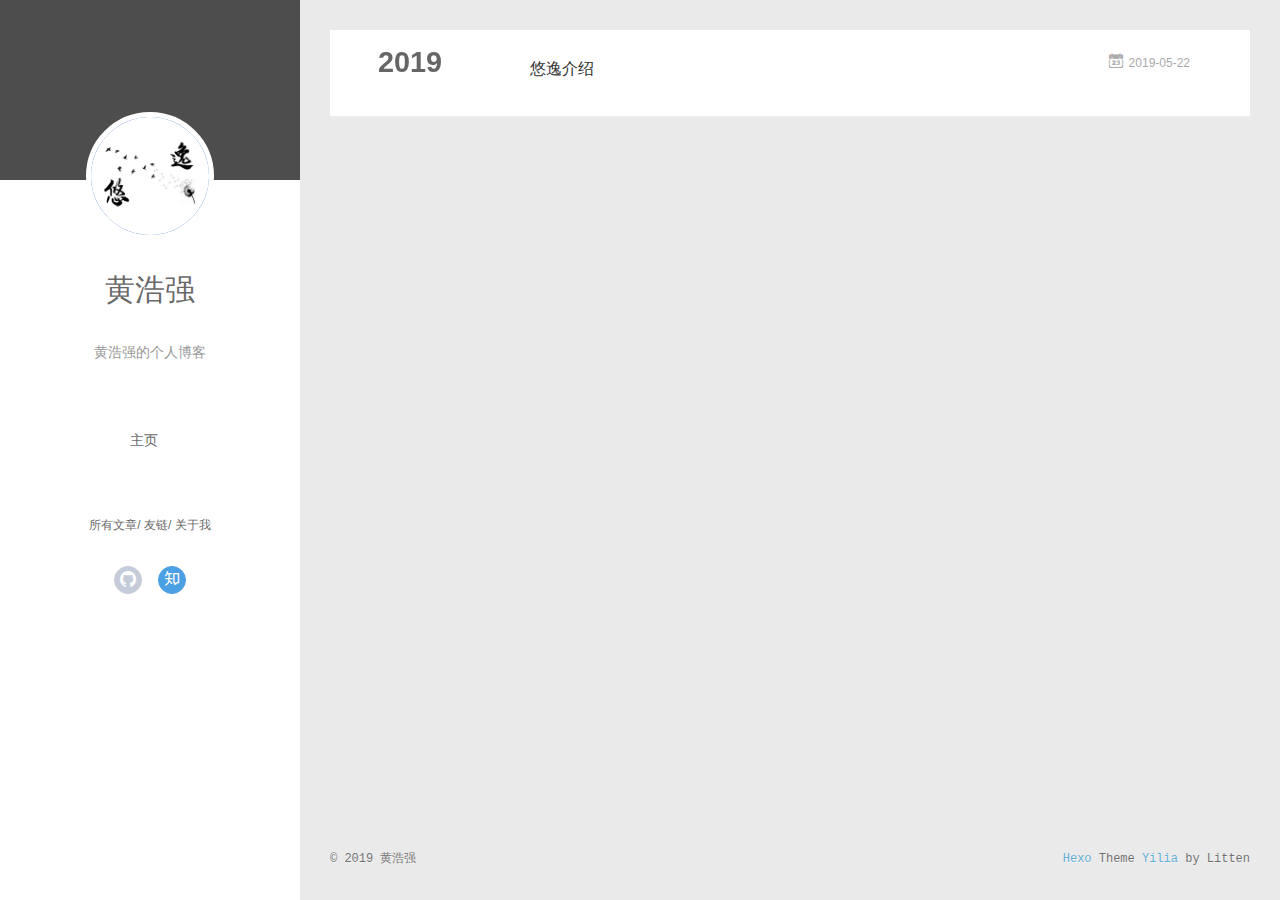
<file: archives/2019/05/index.html>
<!DOCTYPE html>
<html>
<head><meta name="generator" content="Hexo 3.8.0">
  <meta charset="utf-8">
  
  <meta name="renderer" content="webkit">
  <meta http-equiv="X-UA-Compatible" content="IE=edge">
  <link rel="dns-prefetch" href="http://www.hhq98.cn">
  <title>Archives: 2019/5 | 黄浩强的个人博客</title>
  <meta name="viewport" content="width=device-width, initial-scale=1, maximum-scale=1">
  <meta name="description" content="欢迎来到黄浩强的个人博客">
<meta name="keywords" content="黄浩强">
<meta property="og:type" content="website">
<meta property="og:title" content="黄浩强的个人博客">
<meta property="og:url" content="http://www.hhq98.cn/archives/2019/05/index.html">
<meta property="og:site_name" content="黄浩强的个人博客">
<meta property="og:description" content="欢迎来到黄浩强的个人博客">
<meta property="og:locale" content="default">
<meta name="twitter:card" content="summary">
<meta name="twitter:title" content="黄浩强的个人博客">
<meta name="twitter:description" content="欢迎来到黄浩强的个人博客">
  
    <link rel="alternative" href="/atom.xml" title="黄浩强的个人博客" type="application/atom+xml">
  
  
    <link rel="icon" href="/img/favicon.ico">
  
  <link rel="stylesheet" type="text/css" href="/./main.0cf68a.css">
  <style type="text/css">
  
    #container.show {
      background: linear-gradient(200deg,#a0cfe4,#e8c37e);
    }
  </style>
  

  

</head>
</html>
<body>
  <div id="container" q-class="show:isCtnShow">
    <canvas id="anm-canvas" class="anm-canvas"></canvas>
    <div class="left-col" q-class="show:isShow">
      
<div class="overlay" style="background: #4d4d4d"></div>
<div class="intrude-less">
	<header id="header" class="inner">
		<a href="/" class="profilepic">
			<img src="/img/1.jpg" class="js-avatar">
		</a>
		<hgroup>
		  <h1 class="header-author"><a href="/">黄浩强</a></h1>
		</hgroup>
		
		<p class="header-subtitle">黄浩强的个人博客</p>
		

		<nav class="header-menu">
			<ul>
			
				<li><a href="/">主页</a></li>
	        
			</ul>
		</nav>
		<nav class="header-smart-menu">
    		
    			
    			<a q-on="click: openSlider(e, 'innerArchive')" href="javascript:void(0)">所有文章</a>
    			
            
    			
    			<a q-on="click: openSlider(e, 'friends')" href="javascript:void(0)">友链</a>
    			
            
    			
    			<a q-on="click: openSlider(e, 'aboutme')" href="javascript:void(0)">关于我</a>
    			
            
		</nav>
		<nav class="header-nav">
			<div class="social">
				
					<a class="github" target="_blank" href="https://github.com/HHQ001" title="github"><i class="icon-github"></i></a>
		        
					<a class="zhihu" target="_blank" href="https://www.zhihu.com/people/er-jin-zhi-44/activities" title="zhihu"><i class="icon-zhihu"></i></a>
		        
			</div>
		</nav>
	</header>		
</div>

    </div>
    <div class="mid-col" q-class="show:isShow,hide:isShow|isFalse">
      
<nav id="mobile-nav">
  	<div class="overlay js-overlay" style="background: #4d4d4d"></div>
	<div class="btnctn js-mobile-btnctn">
  		<div class="slider-trigger list" q-on="click: openSlider(e)"><i class="icon icon-sort"></i></div>
	</div>
	<div class="intrude-less">
		<header id="header" class="inner">
			<div class="profilepic">
				<img src="/img/1.jpg" class="js-avatar">
			</div>
			<hgroup>
			  <h1 class="header-author js-header-author">黄浩强</h1>
			</hgroup>
			
			<p class="header-subtitle"><i class="icon icon-quo-left"></i>黄浩强的个人博客<i class="icon icon-quo-right"></i></p>
			
			
			
				
			
			
			
			<nav class="header-nav">
				<div class="social">
					
						<a class="github" target="_blank" href="https://github.com/HHQ001" title="github"><i class="icon-github"></i></a>
			        
						<a class="zhihu" target="_blank" href="https://www.zhihu.com/people/er-jin-zhi-44/activities" title="zhihu"><i class="icon-zhihu"></i></a>
			        
				</div>
			</nav>

			<nav class="header-menu js-header-menu">
				<ul style="width: 50%">
				
				
					<li style="width: 100%"><a href="/">主页</a></li>
		        
				</ul>
			</nav>
		</header>				
	</div>
	<div class="mobile-mask" style="display:none" q-show="isShow"></div>
</nav>

      <div id="wrapper" class="body-wrap">
        <div class="menu-l">
          <div class="canvas-wrap">
            <canvas data-colors="#eaeaea" data-sectionHeight="100" data-contentId="js-content" id="myCanvas1" class="anm-canvas"></canvas>
          </div>
          <div id="js-content" class="content-ll">
            
  
  
    
    
      
      
      <section class="archives-wrap">
        <div class="archive-year-wrap">
          <a href="/archives/2019" class="archive-year">2019</a>
        </div>
        <div class="archives">
    
    <article class="archive-article archive-type-post">
  <div class="archive-article-inner">
    <header class="archive-article-header">
      	<div class="article-meta">
	      	<a href="/2019/05/22/悠逸介绍/" class="archive-article-date">
  	<time datetime="2019-05-22T03:38:52.000Z" itemprop="datePublished"><i class="icon-calendar icon"></i>2019-05-22</time>
</a>
        </div>
    	 
  
    <h1 itemprop="name">
      <a class="archive-article-title" href="/2019/05/22/悠逸介绍/">悠逸介绍</a>
    </h1>
  

        <div class="article-info info-on-right">
          
          

        </div>
        <div class="clearfix"></div>
    </header>
  </div>
</article>
  
  
    </div></section>
  

    


          </div>
        </div>
      </div>
      <footer id="footer">
  <div class="outer">
    <div id="footer-info">
    	<div class="footer-left">
    		&copy; 2019 黄浩强
    	</div>
      	<div class="footer-right">
      		<a href="http://hexo.io/" target="_blank">Hexo</a>  Theme <a href="https://github.com/litten/hexo-theme-yilia" target="_blank">Yilia</a> by Litten
      	</div>
    </div>
  </div>
</footer>
    </div>
    <script>
	var yiliaConfig = {
		mathjax: false,
		isHome: false,
		isPost: false,
		isArchive: true,
		isTag: false,
		isCategory: false,
		open_in_new: false,
		toc_hide_index: true,
		root: "/",
		innerArchive: true,
		showTags: false
	}
</script>

<script>!function(t){function n(e){if(r[e])return r[e].exports;var i=r[e]={exports:{},id:e,loaded:!1};return t[e].call(i.exports,i,i.exports,n),i.loaded=!0,i.exports}var r={};n.m=t,n.c=r,n.p="./",n(0)}([function(t,n,r){r(195),t.exports=r(191)},function(t,n,r){var e=r(3),i=r(52),o=r(27),u=r(28),c=r(53),f="prototype",a=function(t,n,r){var s,l,h,v,p=t&a.F,d=t&a.G,y=t&a.S,g=t&a.P,b=t&a.B,m=d?e:y?e[n]||(e[n]={}):(e[n]||{})[f],x=d?i:i[n]||(i[n]={}),w=x[f]||(x[f]={});d&&(r=n);for(s in r)l=!p&&m&&void 0!==m[s],h=(l?m:r)[s],v=b&&l?c(h,e):g&&"function"==typeof h?c(Function.call,h):h,m&&u(m,s,h,t&a.U),x[s]!=h&&o(x,s,v),g&&w[s]!=h&&(w[s]=h)};e.core=i,a.F=1,a.G=2,a.S=4,a.P=8,a.B=16,a.W=32,a.U=64,a.R=128,t.exports=a},function(t,n,r){var e=r(6);t.exports=function(t){if(!e(t))throw TypeError(t+" is not an object!");return t}},function(t,n){var r=t.exports="undefined"!=typeof window&&window.Math==Math?window:"undefined"!=typeof self&&self.Math==Math?self:Function("return this")();"number"==typeof __g&&(__g=r)},function(t,n){t.exports=function(t){try{return!!t()}catch(t){return!0}}},function(t,n){var r=t.exports="undefined"!=typeof window&&window.Math==Math?window:"undefined"!=typeof self&&self.Math==Math?self:Function("return this")();"number"==typeof __g&&(__g=r)},function(t,n){t.exports=function(t){return"object"==typeof t?null!==t:"function"==typeof t}},function(t,n,r){var e=r(126)("wks"),i=r(76),o=r(3).Symbol,u="function"==typeof o;(t.exports=function(t){return e[t]||(e[t]=u&&o[t]||(u?o:i)("Symbol."+t))}).store=e},function(t,n){var r={}.hasOwnProperty;t.exports=function(t,n){return r.call(t,n)}},function(t,n,r){var e=r(94),i=r(33);t.exports=function(t){return e(i(t))}},function(t,n,r){t.exports=!r(4)(function(){return 7!=Object.defineProperty({},"a",{get:function(){return 7}}).a})},function(t,n,r){var e=r(2),i=r(167),o=r(50),u=Object.defineProperty;n.f=r(10)?Object.defineProperty:function(t,n,r){if(e(t),n=o(n,!0),e(r),i)try{return u(t,n,r)}catch(t){}if("get"in r||"set"in r)throw TypeError("Accessors not supported!");return"value"in r&&(t[n]=r.value),t}},function(t,n,r){t.exports=!r(18)(function(){return 7!=Object.defineProperty({},"a",{get:function(){return 7}}).a})},function(t,n,r){var e=r(14),i=r(22);t.exports=r(12)?function(t,n,r){return e.f(t,n,i(1,r))}:function(t,n,r){return t[n]=r,t}},function(t,n,r){var e=r(20),i=r(58),o=r(42),u=Object.defineProperty;n.f=r(12)?Object.defineProperty:function(t,n,r){if(e(t),n=o(n,!0),e(r),i)try{return u(t,n,r)}catch(t){}if("get"in r||"set"in r)throw TypeError("Accessors not supported!");return"value"in r&&(t[n]=r.value),t}},function(t,n,r){var e=r(40)("wks"),i=r(23),o=r(5).Symbol,u="function"==typeof o;(t.exports=function(t){return e[t]||(e[t]=u&&o[t]||(u?o:i)("Symbol."+t))}).store=e},function(t,n,r){var e=r(67),i=Math.min;t.exports=function(t){return t>0?i(e(t),9007199254740991):0}},function(t,n,r){var e=r(46);t.exports=function(t){return Object(e(t))}},function(t,n){t.exports=function(t){try{return!!t()}catch(t){return!0}}},function(t,n,r){var e=r(63),i=r(34);t.exports=Object.keys||function(t){return e(t,i)}},function(t,n,r){var e=r(21);t.exports=function(t){if(!e(t))throw TypeError(t+" is not an object!");return t}},function(t,n){t.exports=function(t){return"object"==typeof t?null!==t:"function"==typeof t}},function(t,n){t.exports=function(t,n){return{enumerable:!(1&t),configurable:!(2&t),writable:!(4&t),value:n}}},function(t,n){var r=0,e=Math.random();t.exports=function(t){return"Symbol(".concat(void 0===t?"":t,")_",(++r+e).toString(36))}},function(t,n){var r={}.hasOwnProperty;t.exports=function(t,n){return r.call(t,n)}},function(t,n){var r=t.exports={version:"2.4.0"};"number"==typeof __e&&(__e=r)},function(t,n){t.exports=function(t){if("function"!=typeof t)throw TypeError(t+" is not a function!");return t}},function(t,n,r){var e=r(11),i=r(66);t.exports=r(10)?function(t,n,r){return e.f(t,n,i(1,r))}:function(t,n,r){return t[n]=r,t}},function(t,n,r){var e=r(3),i=r(27),o=r(24),u=r(76)("src"),c="toString",f=Function[c],a=(""+f).split(c);r(52).inspectSource=function(t){return f.call(t)},(t.exports=function(t,n,r,c){var f="function"==typeof r;f&&(o(r,"name")||i(r,"name",n)),t[n]!==r&&(f&&(o(r,u)||i(r,u,t[n]?""+t[n]:a.join(String(n)))),t===e?t[n]=r:c?t[n]?t[n]=r:i(t,n,r):(delete t[n],i(t,n,r)))})(Function.prototype,c,function(){return"function"==typeof this&&this[u]||f.call(this)})},function(t,n,r){var e=r(1),i=r(4),o=r(46),u=function(t,n,r,e){var i=String(o(t)),u="<"+n;return""!==r&&(u+=" "+r+'="'+String(e).replace(/"/g,"&quot;")+'"'),u+">"+i+"</"+n+">"};t.exports=function(t,n){var r={};r[t]=n(u),e(e.P+e.F*i(function(){var n=""[t]('"');return n!==n.toLowerCase()||n.split('"').length>3}),"String",r)}},function(t,n,r){var e=r(115),i=r(46);t.exports=function(t){return e(i(t))}},function(t,n,r){var e=r(116),i=r(66),o=r(30),u=r(50),c=r(24),f=r(167),a=Object.getOwnPropertyDescriptor;n.f=r(10)?a:function(t,n){if(t=o(t),n=u(n,!0),f)try{return a(t,n)}catch(t){}if(c(t,n))return i(!e.f.call(t,n),t[n])}},function(t,n,r){var e=r(24),i=r(17),o=r(145)("IE_PROTO"),u=Object.prototype;t.exports=Object.getPrototypeOf||function(t){return t=i(t),e(t,o)?t[o]:"function"==typeof t.constructor&&t instanceof t.constructor?t.constructor.prototype:t instanceof Object?u:null}},function(t,n){t.exports=function(t){if(void 0==t)throw TypeError("Can't call method on  "+t);return t}},function(t,n){t.exports="constructor,hasOwnProperty,isPrototypeOf,propertyIsEnumerable,toLocaleString,toString,valueOf".split(",")},function(t,n){t.exports={}},function(t,n){t.exports=!0},function(t,n){n.f={}.propertyIsEnumerable},function(t,n,r){var e=r(14).f,i=r(8),o=r(15)("toStringTag");t.exports=function(t,n,r){t&&!i(t=r?t:t.prototype,o)&&e(t,o,{configurable:!0,value:n})}},function(t,n,r){var e=r(40)("keys"),i=r(23);t.exports=function(t){return e[t]||(e[t]=i(t))}},function(t,n,r){var e=r(5),i="__core-js_shared__",o=e[i]||(e[i]={});t.exports=function(t){return o[t]||(o[t]={})}},function(t,n){var r=Math.ceil,e=Math.floor;t.exports=function(t){return isNaN(t=+t)?0:(t>0?e:r)(t)}},function(t,n,r){var e=r(21);t.exports=function(t,n){if(!e(t))return t;var r,i;if(n&&"function"==typeof(r=t.toString)&&!e(i=r.call(t)))return i;if("function"==typeof(r=t.valueOf)&&!e(i=r.call(t)))return i;if(!n&&"function"==typeof(r=t.toString)&&!e(i=r.call(t)))return i;throw TypeError("Can't convert object to primitive value")}},function(t,n,r){var e=r(5),i=r(25),o=r(36),u=r(44),c=r(14).f;t.exports=function(t){var n=i.Symbol||(i.Symbol=o?{}:e.Symbol||{});"_"==t.charAt(0)||t in n||c(n,t,{value:u.f(t)})}},function(t,n,r){n.f=r(15)},function(t,n){var r={}.toString;t.exports=function(t){return r.call(t).slice(8,-1)}},function(t,n){t.exports=function(t){if(void 0==t)throw TypeError("Can't call method on  "+t);return t}},function(t,n,r){var e=r(4);t.exports=function(t,n){return!!t&&e(function(){n?t.call(null,function(){},1):t.call(null)})}},function(t,n,r){var e=r(53),i=r(115),o=r(17),u=r(16),c=r(203);t.exports=function(t,n){var r=1==t,f=2==t,a=3==t,s=4==t,l=6==t,h=5==t||l,v=n||c;return function(n,c,p){for(var d,y,g=o(n),b=i(g),m=e(c,p,3),x=u(b.length),w=0,S=r?v(n,x):f?v(n,0):void 0;x>w;w++)if((h||w in b)&&(d=b[w],y=m(d,w,g),t))if(r)S[w]=y;else if(y)switch(t){case 3:return!0;case 5:return d;case 6:return w;case 2:S.push(d)}else if(s)return!1;return l?-1:a||s?s:S}}},function(t,n,r){var e=r(1),i=r(52),o=r(4);t.exports=function(t,n){var r=(i.Object||{})[t]||Object[t],u={};u[t]=n(r),e(e.S+e.F*o(function(){r(1)}),"Object",u)}},function(t,n,r){var e=r(6);t.exports=function(t,n){if(!e(t))return t;var r,i;if(n&&"function"==typeof(r=t.toString)&&!e(i=r.call(t)))return i;if("function"==typeof(r=t.valueOf)&&!e(i=r.call(t)))return i;if(!n&&"function"==typeof(r=t.toString)&&!e(i=r.call(t)))return i;throw TypeError("Can't convert object to primitive value")}},function(t,n,r){var e=r(5),i=r(25),o=r(91),u=r(13),c="prototype",f=function(t,n,r){var a,s,l,h=t&f.F,v=t&f.G,p=t&f.S,d=t&f.P,y=t&f.B,g=t&f.W,b=v?i:i[n]||(i[n]={}),m=b[c],x=v?e:p?e[n]:(e[n]||{})[c];v&&(r=n);for(a in r)(s=!h&&x&&void 0!==x[a])&&a in b||(l=s?x[a]:r[a],b[a]=v&&"function"!=typeof x[a]?r[a]:y&&s?o(l,e):g&&x[a]==l?function(t){var n=function(n,r,e){if(this instanceof t){switch(arguments.length){case 0:return new t;case 1:return new t(n);case 2:return new t(n,r)}return new t(n,r,e)}return t.apply(this,arguments)};return n[c]=t[c],n}(l):d&&"function"==typeof l?o(Function.call,l):l,d&&((b.virtual||(b.virtual={}))[a]=l,t&f.R&&m&&!m[a]&&u(m,a,l)))};f.F=1,f.G=2,f.S=4,f.P=8,f.B=16,f.W=32,f.U=64,f.R=128,t.exports=f},function(t,n){var r=t.exports={version:"2.4.0"};"number"==typeof __e&&(__e=r)},function(t,n,r){var e=r(26);t.exports=function(t,n,r){if(e(t),void 0===n)return t;switch(r){case 1:return function(r){return t.call(n,r)};case 2:return function(r,e){return t.call(n,r,e)};case 3:return function(r,e,i){return t.call(n,r,e,i)}}return function(){return t.apply(n,arguments)}}},function(t,n,r){var e=r(183),i=r(1),o=r(126)("metadata"),u=o.store||(o.store=new(r(186))),c=function(t,n,r){var i=u.get(t);if(!i){if(!r)return;u.set(t,i=new e)}var o=i.get(n);if(!o){if(!r)return;i.set(n,o=new e)}return o},f=function(t,n,r){var e=c(n,r,!1);return void 0!==e&&e.has(t)},a=function(t,n,r){var e=c(n,r,!1);return void 0===e?void 0:e.get(t)},s=function(t,n,r,e){c(r,e,!0).set(t,n)},l=function(t,n){var r=c(t,n,!1),e=[];return r&&r.forEach(function(t,n){e.push(n)}),e},h=function(t){return void 0===t||"symbol"==typeof t?t:String(t)},v=function(t){i(i.S,"Reflect",t)};t.exports={store:u,map:c,has:f,get:a,set:s,keys:l,key:h,exp:v}},function(t,n,r){"use strict";if(r(10)){var e=r(69),i=r(3),o=r(4),u=r(1),c=r(127),f=r(152),a=r(53),s=r(68),l=r(66),h=r(27),v=r(73),p=r(67),d=r(16),y=r(75),g=r(50),b=r(24),m=r(180),x=r(114),w=r(6),S=r(17),_=r(137),O=r(70),E=r(32),P=r(71).f,j=r(154),F=r(76),M=r(7),A=r(48),N=r(117),T=r(146),I=r(155),k=r(80),L=r(123),R=r(74),C=r(130),D=r(160),U=r(11),W=r(31),G=U.f,B=W.f,V=i.RangeError,z=i.TypeError,q=i.Uint8Array,K="ArrayBuffer",J="Shared"+K,Y="BYTES_PER_ELEMENT",H="prototype",$=Array[H],X=f.ArrayBuffer,Q=f.DataView,Z=A(0),tt=A(2),nt=A(3),rt=A(4),et=A(5),it=A(6),ot=N(!0),ut=N(!1),ct=I.values,ft=I.keys,at=I.entries,st=$.lastIndexOf,lt=$.reduce,ht=$.reduceRight,vt=$.join,pt=$.sort,dt=$.slice,yt=$.toString,gt=$.toLocaleString,bt=M("iterator"),mt=M("toStringTag"),xt=F("typed_constructor"),wt=F("def_constructor"),St=c.CONSTR,_t=c.TYPED,Ot=c.VIEW,Et="Wrong length!",Pt=A(1,function(t,n){return Tt(T(t,t[wt]),n)}),jt=o(function(){return 1===new q(new Uint16Array([1]).buffer)[0]}),Ft=!!q&&!!q[H].set&&o(function(){new q(1).set({})}),Mt=function(t,n){if(void 0===t)throw z(Et);var r=+t,e=d(t);if(n&&!m(r,e))throw V(Et);return e},At=function(t,n){var r=p(t);if(r<0||r%n)throw V("Wrong offset!");return r},Nt=function(t){if(w(t)&&_t in t)return t;throw z(t+" is not a typed array!")},Tt=function(t,n){if(!(w(t)&&xt in t))throw z("It is not a typed array constructor!");return new t(n)},It=function(t,n){return kt(T(t,t[wt]),n)},kt=function(t,n){for(var r=0,e=n.length,i=Tt(t,e);e>r;)i[r]=n[r++];return i},Lt=function(t,n,r){G(t,n,{get:function(){return this._d[r]}})},Rt=function(t){var n,r,e,i,o,u,c=S(t),f=arguments.length,s=f>1?arguments[1]:void 0,l=void 0!==s,h=j(c);if(void 0!=h&&!_(h)){for(u=h.call(c),e=[],n=0;!(o=u.next()).done;n++)e.push(o.value);c=e}for(l&&f>2&&(s=a(s,arguments[2],2)),n=0,r=d(c.length),i=Tt(this,r);r>n;n++)i[n]=l?s(c[n],n):c[n];return i},Ct=function(){for(var t=0,n=arguments.length,r=Tt(this,n);n>t;)r[t]=arguments[t++];return r},Dt=!!q&&o(function(){gt.call(new q(1))}),Ut=function(){return gt.apply(Dt?dt.call(Nt(this)):Nt(this),arguments)},Wt={copyWithin:function(t,n){return D.call(Nt(this),t,n,arguments.length>2?arguments[2]:void 0)},every:function(t){return rt(Nt(this),t,arguments.length>1?arguments[1]:void 0)},fill:function(t){return C.apply(Nt(this),arguments)},filter:function(t){return It(this,tt(Nt(this),t,arguments.length>1?arguments[1]:void 0))},find:function(t){return et(Nt(this),t,arguments.length>1?arguments[1]:void 0)},findIndex:function(t){return it(Nt(this),t,arguments.length>1?arguments[1]:void 0)},forEach:function(t){Z(Nt(this),t,arguments.length>1?arguments[1]:void 0)},indexOf:function(t){return ut(Nt(this),t,arguments.length>1?arguments[1]:void 0)},includes:function(t){return ot(Nt(this),t,arguments.length>1?arguments[1]:void 0)},join:function(t){return vt.apply(Nt(this),arguments)},lastIndexOf:function(t){return st.apply(Nt(this),arguments)},map:function(t){return Pt(Nt(this),t,arguments.length>1?arguments[1]:void 0)},reduce:function(t){return lt.apply(Nt(this),arguments)},reduceRight:function(t){return ht.apply(Nt(this),arguments)},reverse:function(){for(var t,n=this,r=Nt(n).length,e=Math.floor(r/2),i=0;i<e;)t=n[i],n[i++]=n[--r],n[r]=t;return n},some:function(t){return nt(Nt(this),t,arguments.length>1?arguments[1]:void 0)},sort:function(t){return pt.call(Nt(this),t)},subarray:function(t,n){var r=Nt(this),e=r.length,i=y(t,e);return new(T(r,r[wt]))(r.buffer,r.byteOffset+i*r.BYTES_PER_ELEMENT,d((void 0===n?e:y(n,e))-i))}},Gt=function(t,n){return It(this,dt.call(Nt(this),t,n))},Bt=function(t){Nt(this);var n=At(arguments[1],1),r=this.length,e=S(t),i=d(e.length),o=0;if(i+n>r)throw V(Et);for(;o<i;)this[n+o]=e[o++]},Vt={entries:function(){return at.call(Nt(this))},keys:function(){return ft.call(Nt(this))},values:function(){return ct.call(Nt(this))}},zt=function(t,n){return w(t)&&t[_t]&&"symbol"!=typeof n&&n in t&&String(+n)==String(n)},qt=function(t,n){return zt(t,n=g(n,!0))?l(2,t[n]):B(t,n)},Kt=function(t,n,r){return!(zt(t,n=g(n,!0))&&w(r)&&b(r,"value"))||b(r,"get")||b(r,"set")||r.configurable||b(r,"writable")&&!r.writable||b(r,"enumerable")&&!r.enumerable?G(t,n,r):(t[n]=r.value,t)};St||(W.f=qt,U.f=Kt),u(u.S+u.F*!St,"Object",{getOwnPropertyDescriptor:qt,defineProperty:Kt}),o(function(){yt.call({})})&&(yt=gt=function(){return vt.call(this)});var Jt=v({},Wt);v(Jt,Vt),h(Jt,bt,Vt.values),v(Jt,{slice:Gt,set:Bt,constructor:function(){},toString:yt,toLocaleString:Ut}),Lt(Jt,"buffer","b"),Lt(Jt,"byteOffset","o"),Lt(Jt,"byteLength","l"),Lt(Jt,"length","e"),G(Jt,mt,{get:function(){return this[_t]}}),t.exports=function(t,n,r,f){f=!!f;var a=t+(f?"Clamped":"")+"Array",l="Uint8Array"!=a,v="get"+t,p="set"+t,y=i[a],g=y||{},b=y&&E(y),m=!y||!c.ABV,S={},_=y&&y[H],j=function(t,r){var e=t._d;return e.v[v](r*n+e.o,jt)},F=function(t,r,e){var i=t._d;f&&(e=(e=Math.round(e))<0?0:e>255?255:255&e),i.v[p](r*n+i.o,e,jt)},M=function(t,n){G(t,n,{get:function(){return j(this,n)},set:function(t){return F(this,n,t)},enumerable:!0})};m?(y=r(function(t,r,e,i){s(t,y,a,"_d");var o,u,c,f,l=0,v=0;if(w(r)){if(!(r instanceof X||(f=x(r))==K||f==J))return _t in r?kt(y,r):Rt.call(y,r);o=r,v=At(e,n);var p=r.byteLength;if(void 0===i){if(p%n)throw V(Et);if((u=p-v)<0)throw V(Et)}else if((u=d(i)*n)+v>p)throw V(Et);c=u/n}else c=Mt(r,!0),u=c*n,o=new X(u);for(h(t,"_d",{b:o,o:v,l:u,e:c,v:new Q(o)});l<c;)M(t,l++)}),_=y[H]=O(Jt),h(_,"constructor",y)):L(function(t){new y(null),new y(t)},!0)||(y=r(function(t,r,e,i){s(t,y,a);var o;return w(r)?r instanceof X||(o=x(r))==K||o==J?void 0!==i?new g(r,At(e,n),i):void 0!==e?new g(r,At(e,n)):new g(r):_t in r?kt(y,r):Rt.call(y,r):new g(Mt(r,l))}),Z(b!==Function.prototype?P(g).concat(P(b)):P(g),function(t){t in y||h(y,t,g[t])}),y[H]=_,e||(_.constructor=y));var A=_[bt],N=!!A&&("values"==A.name||void 0==A.name),T=Vt.values;h(y,xt,!0),h(_,_t,a),h(_,Ot,!0),h(_,wt,y),(f?new y(1)[mt]==a:mt in _)||G(_,mt,{get:function(){return a}}),S[a]=y,u(u.G+u.W+u.F*(y!=g),S),u(u.S,a,{BYTES_PER_ELEMENT:n,from:Rt,of:Ct}),Y in _||h(_,Y,n),u(u.P,a,Wt),R(a),u(u.P+u.F*Ft,a,{set:Bt}),u(u.P+u.F*!N,a,Vt),u(u.P+u.F*(_.toString!=yt),a,{toString:yt}),u(u.P+u.F*o(function(){new y(1).slice()}),a,{slice:Gt}),u(u.P+u.F*(o(function(){return[1,2].toLocaleString()!=new y([1,2]).toLocaleString()})||!o(function(){_.toLocaleString.call([1,2])})),a,{toLocaleString:Ut}),k[a]=N?A:T,e||N||h(_,bt,T)}}else t.exports=function(){}},function(t,n){var r={}.toString;t.exports=function(t){return r.call(t).slice(8,-1)}},function(t,n,r){var e=r(21),i=r(5).document,o=e(i)&&e(i.createElement);t.exports=function(t){return o?i.createElement(t):{}}},function(t,n,r){t.exports=!r(12)&&!r(18)(function(){return 7!=Object.defineProperty(r(57)("div"),"a",{get:function(){return 7}}).a})},function(t,n,r){"use strict";var e=r(36),i=r(51),o=r(64),u=r(13),c=r(8),f=r(35),a=r(96),s=r(38),l=r(103),h=r(15)("iterator"),v=!([].keys&&"next"in[].keys()),p="keys",d="values",y=function(){return this};t.exports=function(t,n,r,g,b,m,x){a(r,n,g);var w,S,_,O=function(t){if(!v&&t in F)return F[t];switch(t){case p:case d:return function(){return new r(this,t)}}return function(){return new r(this,t)}},E=n+" Iterator",P=b==d,j=!1,F=t.prototype,M=F[h]||F["@@iterator"]||b&&F[b],A=M||O(b),N=b?P?O("entries"):A:void 0,T="Array"==n?F.entries||M:M;if(T&&(_=l(T.call(new t)))!==Object.prototype&&(s(_,E,!0),e||c(_,h)||u(_,h,y)),P&&M&&M.name!==d&&(j=!0,A=function(){return M.call(this)}),e&&!x||!v&&!j&&F[h]||u(F,h,A),f[n]=A,f[E]=y,b)if(w={values:P?A:O(d),keys:m?A:O(p),entries:N},x)for(S in w)S in F||o(F,S,w[S]);else i(i.P+i.F*(v||j),n,w);return w}},function(t,n,r){var e=r(20),i=r(100),o=r(34),u=r(39)("IE_PROTO"),c=function(){},f="prototype",a=function(){var t,n=r(57)("iframe"),e=o.length;for(n.style.display="none",r(93).appendChild(n),n.src="javascript:",t=n.contentWindow.document,t.open(),t.write("<script>document.F=Object<\/script>"),t.close(),a=t.F;e--;)delete a[f][o[e]];return a()};t.exports=Object.create||function(t,n){var r;return null!==t?(c[f]=e(t),r=new c,c[f]=null,r[u]=t):r=a(),void 0===n?r:i(r,n)}},function(t,n,r){var e=r(63),i=r(34).concat("length","prototype");n.f=Object.getOwnPropertyNames||function(t){return e(t,i)}},function(t,n){n.f=Object.getOwnPropertySymbols},function(t,n,r){var e=r(8),i=r(9),o=r(90)(!1),u=r(39)("IE_PROTO");t.exports=function(t,n){var r,c=i(t),f=0,a=[];for(r in c)r!=u&&e(c,r)&&a.push(r);for(;n.length>f;)e(c,r=n[f++])&&(~o(a,r)||a.push(r));return a}},function(t,n,r){t.exports=r(13)},function(t,n,r){var e=r(76)("meta"),i=r(6),o=r(24),u=r(11).f,c=0,f=Object.isExtensible||function(){return!0},a=!r(4)(function(){return f(Object.preventExtensions({}))}),s=function(t){u(t,e,{value:{i:"O"+ ++c,w:{}}})},l=function(t,n){if(!i(t))return"symbol"==typeof t?t:("string"==typeof t?"S":"P")+t;if(!o(t,e)){if(!f(t))return"F";if(!n)return"E";s(t)}return t[e].i},h=function(t,n){if(!o(t,e)){if(!f(t))return!0;if(!n)return!1;s(t)}return t[e].w},v=function(t){return a&&p.NEED&&f(t)&&!o(t,e)&&s(t),t},p=t.exports={KEY:e,NEED:!1,fastKey:l,getWeak:h,onFreeze:v}},function(t,n){t.exports=function(t,n){return{enumerable:!(1&t),configurable:!(2&t),writable:!(4&t),value:n}}},function(t,n){var r=Math.ceil,e=Math.floor;t.exports=function(t){return isNaN(t=+t)?0:(t>0?e:r)(t)}},function(t,n){t.exports=function(t,n,r,e){if(!(t instanceof n)||void 0!==e&&e in t)throw TypeError(r+": incorrect invocation!");return t}},function(t,n){t.exports=!1},function(t,n,r){var e=r(2),i=r(173),o=r(133),u=r(145)("IE_PROTO"),c=function(){},f="prototype",a=function(){var t,n=r(132)("iframe"),e=o.length;for(n.style.display="none",r(135).appendChild(n),n.src="javascript:",t=n.contentWindow.document,t.open(),t.write("<script>document.F=Object<\/script>"),t.close(),a=t.F;e--;)delete a[f][o[e]];return a()};t.exports=Object.create||function(t,n){var r;return null!==t?(c[f]=e(t),r=new c,c[f]=null,r[u]=t):r=a(),void 0===n?r:i(r,n)}},function(t,n,r){var e=r(175),i=r(133).concat("length","prototype");n.f=Object.getOwnPropertyNames||function(t){return e(t,i)}},function(t,n,r){var e=r(175),i=r(133);t.exports=Object.keys||function(t){return e(t,i)}},function(t,n,r){var e=r(28);t.exports=function(t,n,r){for(var i in n)e(t,i,n[i],r);return t}},function(t,n,r){"use strict";var e=r(3),i=r(11),o=r(10),u=r(7)("species");t.exports=function(t){var n=e[t];o&&n&&!n[u]&&i.f(n,u,{configurable:!0,get:function(){return this}})}},function(t,n,r){var e=r(67),i=Math.max,o=Math.min;t.exports=function(t,n){return t=e(t),t<0?i(t+n,0):o(t,n)}},function(t,n){var r=0,e=Math.random();t.exports=function(t){return"Symbol(".concat(void 0===t?"":t,")_",(++r+e).toString(36))}},function(t,n,r){var e=r(33);t.exports=function(t){return Object(e(t))}},function(t,n,r){var e=r(7)("unscopables"),i=Array.prototype;void 0==i[e]&&r(27)(i,e,{}),t.exports=function(t){i[e][t]=!0}},function(t,n,r){var e=r(53),i=r(169),o=r(137),u=r(2),c=r(16),f=r(154),a={},s={},n=t.exports=function(t,n,r,l,h){var v,p,d,y,g=h?function(){return t}:f(t),b=e(r,l,n?2:1),m=0;if("function"!=typeof g)throw TypeError(t+" is not iterable!");if(o(g)){for(v=c(t.length);v>m;m++)if((y=n?b(u(p=t[m])[0],p[1]):b(t[m]))===a||y===s)return y}else for(d=g.call(t);!(p=d.next()).done;)if((y=i(d,b,p.value,n))===a||y===s)return y};n.BREAK=a,n.RETURN=s},function(t,n){t.exports={}},function(t,n,r){var e=r(11).f,i=r(24),o=r(7)("toStringTag");t.exports=function(t,n,r){t&&!i(t=r?t:t.prototype,o)&&e(t,o,{configurable:!0,value:n})}},function(t,n,r){var e=r(1),i=r(46),o=r(4),u=r(150),c="["+u+"]",f="​",a=RegExp("^"+c+c+"*"),s=RegExp(c+c+"*$"),l=function(t,n,r){var i={},c=o(function(){return!!u[t]()||f[t]()!=f}),a=i[t]=c?n(h):u[t];r&&(i[r]=a),e(e.P+e.F*c,"String",i)},h=l.trim=function(t,n){return t=String(i(t)),1&n&&(t=t.replace(a,"")),2&n&&(t=t.replace(s,"")),t};t.exports=l},function(t,n,r){t.exports={default:r(86),__esModule:!0}},function(t,n,r){t.exports={default:r(87),__esModule:!0}},function(t,n,r){"use strict";function e(t){return t&&t.__esModule?t:{default:t}}n.__esModule=!0;var i=r(84),o=e(i),u=r(83),c=e(u),f="function"==typeof c.default&&"symbol"==typeof o.default?function(t){return typeof t}:function(t){return t&&"function"==typeof c.default&&t.constructor===c.default&&t!==c.default.prototype?"symbol":typeof t};n.default="function"==typeof c.default&&"symbol"===f(o.default)?function(t){return void 0===t?"undefined":f(t)}:function(t){return t&&"function"==typeof c.default&&t.constructor===c.default&&t!==c.default.prototype?"symbol":void 0===t?"undefined":f(t)}},function(t,n,r){r(110),r(108),r(111),r(112),t.exports=r(25).Symbol},function(t,n,r){r(109),r(113),t.exports=r(44).f("iterator")},function(t,n){t.exports=function(t){if("function"!=typeof t)throw TypeError(t+" is not a function!");return t}},function(t,n){t.exports=function(){}},function(t,n,r){var e=r(9),i=r(106),o=r(105);t.exports=function(t){return function(n,r,u){var c,f=e(n),a=i(f.length),s=o(u,a);if(t&&r!=r){for(;a>s;)if((c=f[s++])!=c)return!0}else for(;a>s;s++)if((t||s in f)&&f[s]===r)return t||s||0;return!t&&-1}}},function(t,n,r){var e=r(88);t.exports=function(t,n,r){if(e(t),void 0===n)return t;switch(r){case 1:return function(r){return t.call(n,r)};case 2:return function(r,e){return t.call(n,r,e)};case 3:return function(r,e,i){return t.call(n,r,e,i)}}return function(){return t.apply(n,arguments)}}},function(t,n,r){var e=r(19),i=r(62),o=r(37);t.exports=function(t){var n=e(t),r=i.f;if(r)for(var u,c=r(t),f=o.f,a=0;c.length>a;)f.call(t,u=c[a++])&&n.push(u);return n}},function(t,n,r){t.exports=r(5).document&&document.documentElement},function(t,n,r){var e=r(56);t.exports=Object("z").propertyIsEnumerable(0)?Object:function(t){return"String"==e(t)?t.split(""):Object(t)}},function(t,n,r){var e=r(56);t.exports=Array.isArray||function(t){return"Array"==e(t)}},function(t,n,r){"use strict";var e=r(60),i=r(22),o=r(38),u={};r(13)(u,r(15)("iterator"),function(){return this}),t.exports=function(t,n,r){t.prototype=e(u,{next:i(1,r)}),o(t,n+" Iterator")}},function(t,n){t.exports=function(t,n){return{value:n,done:!!t}}},function(t,n,r){var e=r(19),i=r(9);t.exports=function(t,n){for(var r,o=i(t),u=e(o),c=u.length,f=0;c>f;)if(o[r=u[f++]]===n)return r}},function(t,n,r){var e=r(23)("meta"),i=r(21),o=r(8),u=r(14).f,c=0,f=Object.isExtensible||function(){return!0},a=!r(18)(function(){return f(Object.preventExtensions({}))}),s=function(t){u(t,e,{value:{i:"O"+ ++c,w:{}}})},l=function(t,n){if(!i(t))return"symbol"==typeof t?t:("string"==typeof t?"S":"P")+t;if(!o(t,e)){if(!f(t))return"F";if(!n)return"E";s(t)}return t[e].i},h=function(t,n){if(!o(t,e)){if(!f(t))return!0;if(!n)return!1;s(t)}return t[e].w},v=function(t){return a&&p.NEED&&f(t)&&!o(t,e)&&s(t),t},p=t.exports={KEY:e,NEED:!1,fastKey:l,getWeak:h,onFreeze:v}},function(t,n,r){var e=r(14),i=r(20),o=r(19);t.exports=r(12)?Object.defineProperties:function(t,n){i(t);for(var r,u=o(n),c=u.length,f=0;c>f;)e.f(t,r=u[f++],n[r]);return t}},function(t,n,r){var e=r(37),i=r(22),o=r(9),u=r(42),c=r(8),f=r(58),a=Object.getOwnPropertyDescriptor;n.f=r(12)?a:function(t,n){if(t=o(t),n=u(n,!0),f)try{return a(t,n)}catch(t){}if(c(t,n))return i(!e.f.call(t,n),t[n])}},function(t,n,r){var e=r(9),i=r(61).f,o={}.toString,u="object"==typeof window&&window&&Object.getOwnPropertyNames?Object.getOwnPropertyNames(window):[],c=function(t){try{return i(t)}catch(t){return u.slice()}};t.exports.f=function(t){return u&&"[object Window]"==o.call(t)?c(t):i(e(t))}},function(t,n,r){var e=r(8),i=r(77),o=r(39)("IE_PROTO"),u=Object.prototype;t.exports=Object.getPrototypeOf||function(t){return t=i(t),e(t,o)?t[o]:"function"==typeof t.constructor&&t instanceof t.constructor?t.constructor.prototype:t instanceof Object?u:null}},function(t,n,r){var e=r(41),i=r(33);t.exports=function(t){return function(n,r){var o,u,c=String(i(n)),f=e(r),a=c.length;return f<0||f>=a?t?"":void 0:(o=c.charCodeAt(f),o<55296||o>56319||f+1===a||(u=c.charCodeAt(f+1))<56320||u>57343?t?c.charAt(f):o:t?c.slice(f,f+2):u-56320+(o-55296<<10)+65536)}}},function(t,n,r){var e=r(41),i=Math.max,o=Math.min;t.exports=function(t,n){return t=e(t),t<0?i(t+n,0):o(t,n)}},function(t,n,r){var e=r(41),i=Math.min;t.exports=function(t){return t>0?i(e(t),9007199254740991):0}},function(t,n,r){"use strict";var e=r(89),i=r(97),o=r(35),u=r(9);t.exports=r(59)(Array,"Array",function(t,n){this._t=u(t),this._i=0,this._k=n},function(){var t=this._t,n=this._k,r=this._i++;return!t||r>=t.length?(this._t=void 0,i(1)):"keys"==n?i(0,r):"values"==n?i(0,t[r]):i(0,[r,t[r]])},"values"),o.Arguments=o.Array,e("keys"),e("values"),e("entries")},function(t,n){},function(t,n,r){"use strict";var e=r(104)(!0);r(59)(String,"String",function(t){this._t=String(t),this._i=0},function(){var t,n=this._t,r=this._i;return r>=n.length?{value:void 0,done:!0}:(t=e(n,r),this._i+=t.length,{value:t,done:!1})})},function(t,n,r){"use strict";var e=r(5),i=r(8),o=r(12),u=r(51),c=r(64),f=r(99).KEY,a=r(18),s=r(40),l=r(38),h=r(23),v=r(15),p=r(44),d=r(43),y=r(98),g=r(92),b=r(95),m=r(20),x=r(9),w=r(42),S=r(22),_=r(60),O=r(102),E=r(101),P=r(14),j=r(19),F=E.f,M=P.f,A=O.f,N=e.Symbol,T=e.JSON,I=T&&T.stringify,k="prototype",L=v("_hidden"),R=v("toPrimitive"),C={}.propertyIsEnumerable,D=s("symbol-registry"),U=s("symbols"),W=s("op-symbols"),G=Object[k],B="function"==typeof N,V=e.QObject,z=!V||!V[k]||!V[k].findChild,q=o&&a(function(){return 7!=_(M({},"a",{get:function(){return M(this,"a",{value:7}).a}})).a})?function(t,n,r){var e=F(G,n);e&&delete G[n],M(t,n,r),e&&t!==G&&M(G,n,e)}:M,K=function(t){var n=U[t]=_(N[k]);return n._k=t,n},J=B&&"symbol"==typeof N.iterator?function(t){return"symbol"==typeof t}:function(t){return t instanceof N},Y=function(t,n,r){return t===G&&Y(W,n,r),m(t),n=w(n,!0),m(r),i(U,n)?(r.enumerable?(i(t,L)&&t[L][n]&&(t[L][n]=!1),r=_(r,{enumerable:S(0,!1)})):(i(t,L)||M(t,L,S(1,{})),t[L][n]=!0),q(t,n,r)):M(t,n,r)},H=function(t,n){m(t);for(var r,e=g(n=x(n)),i=0,o=e.length;o>i;)Y(t,r=e[i++],n[r]);return t},$=function(t,n){return void 0===n?_(t):H(_(t),n)},X=function(t){var n=C.call(this,t=w(t,!0));return!(this===G&&i(U,t)&&!i(W,t))&&(!(n||!i(this,t)||!i(U,t)||i(this,L)&&this[L][t])||n)},Q=function(t,n){if(t=x(t),n=w(n,!0),t!==G||!i(U,n)||i(W,n)){var r=F(t,n);return!r||!i(U,n)||i(t,L)&&t[L][n]||(r.enumerable=!0),r}},Z=function(t){for(var n,r=A(x(t)),e=[],o=0;r.length>o;)i(U,n=r[o++])||n==L||n==f||e.push(n);return e},tt=function(t){for(var n,r=t===G,e=A(r?W:x(t)),o=[],u=0;e.length>u;)!i(U,n=e[u++])||r&&!i(G,n)||o.push(U[n]);return o};B||(N=function(){if(this instanceof N)throw TypeError("Symbol is not a constructor!");var t=h(arguments.length>0?arguments[0]:void 0),n=function(r){this===G&&n.call(W,r),i(this,L)&&i(this[L],t)&&(this[L][t]=!1),q(this,t,S(1,r))};return o&&z&&q(G,t,{configurable:!0,set:n}),K(t)},c(N[k],"toString",function(){return this._k}),E.f=Q,P.f=Y,r(61).f=O.f=Z,r(37).f=X,r(62).f=tt,o&&!r(36)&&c(G,"propertyIsEnumerable",X,!0),p.f=function(t){return K(v(t))}),u(u.G+u.W+u.F*!B,{Symbol:N});for(var nt="hasInstance,isConcatSpreadable,iterator,match,replace,search,species,split,toPrimitive,toStringTag,unscopables".split(","),rt=0;nt.length>rt;)v(nt[rt++]);for(var nt=j(v.store),rt=0;nt.length>rt;)d(nt[rt++]);u(u.S+u.F*!B,"Symbol",{for:function(t){return i(D,t+="")?D[t]:D[t]=N(t)},keyFor:function(t){if(J(t))return y(D,t);throw TypeError(t+" is not a symbol!")},useSetter:function(){z=!0},useSimple:function(){z=!1}}),u(u.S+u.F*!B,"Object",{create:$,defineProperty:Y,defineProperties:H,getOwnPropertyDescriptor:Q,getOwnPropertyNames:Z,getOwnPropertySymbols:tt}),T&&u(u.S+u.F*(!B||a(function(){var t=N();return"[null]"!=I([t])||"{}"!=I({a:t})||"{}"!=I(Object(t))})),"JSON",{stringify:function(t){if(void 0!==t&&!J(t)){for(var n,r,e=[t],i=1;arguments.length>i;)e.push(arguments[i++]);return n=e[1],"function"==typeof n&&(r=n),!r&&b(n)||(n=function(t,n){if(r&&(n=r.call(this,t,n)),!J(n))return n}),e[1]=n,I.apply(T,e)}}}),N[k][R]||r(13)(N[k],R,N[k].valueOf),l(N,"Symbol"),l(Math,"Math",!0),l(e.JSON,"JSON",!0)},function(t,n,r){r(43)("asyncIterator")},function(t,n,r){r(43)("observable")},function(t,n,r){r(107);for(var e=r(5),i=r(13),o=r(35),u=r(15)("toStringTag"),c=["NodeList","DOMTokenList","MediaList","StyleSheetList","CSSRuleList"],f=0;f<5;f++){var a=c[f],s=e[a],l=s&&s.prototype;l&&!l[u]&&i(l,u,a),o[a]=o.Array}},function(t,n,r){var e=r(45),i=r(7)("toStringTag"),o="Arguments"==e(function(){return arguments}()),u=function(t,n){try{return t[n]}catch(t){}};t.exports=function(t){var n,r,c;return void 0===t?"Undefined":null===t?"Null":"string"==typeof(r=u(n=Object(t),i))?r:o?e(n):"Object"==(c=e(n))&&"function"==typeof n.callee?"Arguments":c}},function(t,n,r){var e=r(45);t.exports=Object("z").propertyIsEnumerable(0)?Object:function(t){return"String"==e(t)?t.split(""):Object(t)}},function(t,n){n.f={}.propertyIsEnumerable},function(t,n,r){var e=r(30),i=r(16),o=r(75);t.exports=function(t){return function(n,r,u){var c,f=e(n),a=i(f.length),s=o(u,a);if(t&&r!=r){for(;a>s;)if((c=f[s++])!=c)return!0}else for(;a>s;s++)if((t||s in f)&&f[s]===r)return t||s||0;return!t&&-1}}},function(t,n,r){"use strict";var e=r(3),i=r(1),o=r(28),u=r(73),c=r(65),f=r(79),a=r(68),s=r(6),l=r(4),h=r(123),v=r(81),p=r(136);t.exports=function(t,n,r,d,y,g){var b=e[t],m=b,x=y?"set":"add",w=m&&m.prototype,S={},_=function(t){var n=w[t];o(w,t,"delete"==t?function(t){return!(g&&!s(t))&&n.call(this,0===t?0:t)}:"has"==t?function(t){return!(g&&!s(t))&&n.call(this,0===t?0:t)}:"get"==t?function(t){return g&&!s(t)?void 0:n.call(this,0===t?0:t)}:"add"==t?function(t){return n.call(this,0===t?0:t),this}:function(t,r){return n.call(this,0===t?0:t,r),this})};if("function"==typeof m&&(g||w.forEach&&!l(function(){(new m).entries().next()}))){var O=new m,E=O[x](g?{}:-0,1)!=O,P=l(function(){O.has(1)}),j=h(function(t){new m(t)}),F=!g&&l(function(){for(var t=new m,n=5;n--;)t[x](n,n);return!t.has(-0)});j||(m=n(function(n,r){a(n,m,t);var e=p(new b,n,m);return void 0!=r&&f(r,y,e[x],e),e}),m.prototype=w,w.constructor=m),(P||F)&&(_("delete"),_("has"),y&&_("get")),(F||E)&&_(x),g&&w.clear&&delete w.clear}else m=d.getConstructor(n,t,y,x),u(m.prototype,r),c.NEED=!0;return v(m,t),S[t]=m,i(i.G+i.W+i.F*(m!=b),S),g||d.setStrong(m,t,y),m}},function(t,n,r){"use strict";var e=r(27),i=r(28),o=r(4),u=r(46),c=r(7);t.exports=function(t,n,r){var f=c(t),a=r(u,f,""[t]),s=a[0],l=a[1];o(function(){var n={};return n[f]=function(){return 7},7!=""[t](n)})&&(i(String.prototype,t,s),e(RegExp.prototype,f,2==n?function(t,n){return l.call(t,this,n)}:function(t){return l.call(t,this)}))}
},function(t,n,r){"use strict";var e=r(2);t.exports=function(){var t=e(this),n="";return t.global&&(n+="g"),t.ignoreCase&&(n+="i"),t.multiline&&(n+="m"),t.unicode&&(n+="u"),t.sticky&&(n+="y"),n}},function(t,n){t.exports=function(t,n,r){var e=void 0===r;switch(n.length){case 0:return e?t():t.call(r);case 1:return e?t(n[0]):t.call(r,n[0]);case 2:return e?t(n[0],n[1]):t.call(r,n[0],n[1]);case 3:return e?t(n[0],n[1],n[2]):t.call(r,n[0],n[1],n[2]);case 4:return e?t(n[0],n[1],n[2],n[3]):t.call(r,n[0],n[1],n[2],n[3])}return t.apply(r,n)}},function(t,n,r){var e=r(6),i=r(45),o=r(7)("match");t.exports=function(t){var n;return e(t)&&(void 0!==(n=t[o])?!!n:"RegExp"==i(t))}},function(t,n,r){var e=r(7)("iterator"),i=!1;try{var o=[7][e]();o.return=function(){i=!0},Array.from(o,function(){throw 2})}catch(t){}t.exports=function(t,n){if(!n&&!i)return!1;var r=!1;try{var o=[7],u=o[e]();u.next=function(){return{done:r=!0}},o[e]=function(){return u},t(o)}catch(t){}return r}},function(t,n,r){t.exports=r(69)||!r(4)(function(){var t=Math.random();__defineSetter__.call(null,t,function(){}),delete r(3)[t]})},function(t,n){n.f=Object.getOwnPropertySymbols},function(t,n,r){var e=r(3),i="__core-js_shared__",o=e[i]||(e[i]={});t.exports=function(t){return o[t]||(o[t]={})}},function(t,n,r){for(var e,i=r(3),o=r(27),u=r(76),c=u("typed_array"),f=u("view"),a=!(!i.ArrayBuffer||!i.DataView),s=a,l=0,h="Int8Array,Uint8Array,Uint8ClampedArray,Int16Array,Uint16Array,Int32Array,Uint32Array,Float32Array,Float64Array".split(",");l<9;)(e=i[h[l++]])?(o(e.prototype,c,!0),o(e.prototype,f,!0)):s=!1;t.exports={ABV:a,CONSTR:s,TYPED:c,VIEW:f}},function(t,n){"use strict";var r={versions:function(){var t=window.navigator.userAgent;return{trident:t.indexOf("Trident")>-1,presto:t.indexOf("Presto")>-1,webKit:t.indexOf("AppleWebKit")>-1,gecko:t.indexOf("Gecko")>-1&&-1==t.indexOf("KHTML"),mobile:!!t.match(/AppleWebKit.*Mobile.*/),ios:!!t.match(/\(i[^;]+;( U;)? CPU.+Mac OS X/),android:t.indexOf("Android")>-1||t.indexOf("Linux")>-1,iPhone:t.indexOf("iPhone")>-1||t.indexOf("Mac")>-1,iPad:t.indexOf("iPad")>-1,webApp:-1==t.indexOf("Safari"),weixin:-1==t.indexOf("MicroMessenger")}}()};t.exports=r},function(t,n,r){"use strict";var e=r(85),i=function(t){return t&&t.__esModule?t:{default:t}}(e),o=function(){function t(t,n,e){return n||e?String.fromCharCode(n||e):r[t]||t}function n(t){return e[t]}var r={"&quot;":'"',"&lt;":"<","&gt;":">","&amp;":"&","&nbsp;":" "},e={};for(var u in r)e[r[u]]=u;return r["&apos;"]="'",e["'"]="&#39;",{encode:function(t){return t?(""+t).replace(/['<> "&]/g,n).replace(/\r?\n/g,"<br/>").replace(/\s/g,"&nbsp;"):""},decode:function(n){return n?(""+n).replace(/<br\s*\/?>/gi,"\n").replace(/&quot;|&lt;|&gt;|&amp;|&nbsp;|&apos;|&#(\d+);|&#(\d+)/g,t).replace(/\u00a0/g," "):""},encodeBase16:function(t){if(!t)return t;t+="";for(var n=[],r=0,e=t.length;e>r;r++)n.push(t.charCodeAt(r).toString(16).toUpperCase());return n.join("")},encodeBase16forJSON:function(t){if(!t)return t;t=t.replace(/[\u4E00-\u9FBF]/gi,function(t){return escape(t).replace("%u","\\u")});for(var n=[],r=0,e=t.length;e>r;r++)n.push(t.charCodeAt(r).toString(16).toUpperCase());return n.join("")},decodeBase16:function(t){if(!t)return t;t+="";for(var n=[],r=0,e=t.length;e>r;r+=2)n.push(String.fromCharCode("0x"+t.slice(r,r+2)));return n.join("")},encodeObject:function(t){if(t instanceof Array)for(var n=0,r=t.length;r>n;n++)t[n]=o.encodeObject(t[n]);else if("object"==(void 0===t?"undefined":(0,i.default)(t)))for(var e in t)t[e]=o.encodeObject(t[e]);else if("string"==typeof t)return o.encode(t);return t},loadScript:function(t){var n=document.createElement("script");document.getElementsByTagName("body")[0].appendChild(n),n.setAttribute("src",t)},addLoadEvent:function(t){var n=window.onload;"function"!=typeof window.onload?window.onload=t:window.onload=function(){n(),t()}}}}();t.exports=o},function(t,n,r){"use strict";var e=r(17),i=r(75),o=r(16);t.exports=function(t){for(var n=e(this),r=o(n.length),u=arguments.length,c=i(u>1?arguments[1]:void 0,r),f=u>2?arguments[2]:void 0,a=void 0===f?r:i(f,r);a>c;)n[c++]=t;return n}},function(t,n,r){"use strict";var e=r(11),i=r(66);t.exports=function(t,n,r){n in t?e.f(t,n,i(0,r)):t[n]=r}},function(t,n,r){var e=r(6),i=r(3).document,o=e(i)&&e(i.createElement);t.exports=function(t){return o?i.createElement(t):{}}},function(t,n){t.exports="constructor,hasOwnProperty,isPrototypeOf,propertyIsEnumerable,toLocaleString,toString,valueOf".split(",")},function(t,n,r){var e=r(7)("match");t.exports=function(t){var n=/./;try{"/./"[t](n)}catch(r){try{return n[e]=!1,!"/./"[t](n)}catch(t){}}return!0}},function(t,n,r){t.exports=r(3).document&&document.documentElement},function(t,n,r){var e=r(6),i=r(144).set;t.exports=function(t,n,r){var o,u=n.constructor;return u!==r&&"function"==typeof u&&(o=u.prototype)!==r.prototype&&e(o)&&i&&i(t,o),t}},function(t,n,r){var e=r(80),i=r(7)("iterator"),o=Array.prototype;t.exports=function(t){return void 0!==t&&(e.Array===t||o[i]===t)}},function(t,n,r){var e=r(45);t.exports=Array.isArray||function(t){return"Array"==e(t)}},function(t,n,r){"use strict";var e=r(70),i=r(66),o=r(81),u={};r(27)(u,r(7)("iterator"),function(){return this}),t.exports=function(t,n,r){t.prototype=e(u,{next:i(1,r)}),o(t,n+" Iterator")}},function(t,n,r){"use strict";var e=r(69),i=r(1),o=r(28),u=r(27),c=r(24),f=r(80),a=r(139),s=r(81),l=r(32),h=r(7)("iterator"),v=!([].keys&&"next"in[].keys()),p="keys",d="values",y=function(){return this};t.exports=function(t,n,r,g,b,m,x){a(r,n,g);var w,S,_,O=function(t){if(!v&&t in F)return F[t];switch(t){case p:case d:return function(){return new r(this,t)}}return function(){return new r(this,t)}},E=n+" Iterator",P=b==d,j=!1,F=t.prototype,M=F[h]||F["@@iterator"]||b&&F[b],A=M||O(b),N=b?P?O("entries"):A:void 0,T="Array"==n?F.entries||M:M;if(T&&(_=l(T.call(new t)))!==Object.prototype&&(s(_,E,!0),e||c(_,h)||u(_,h,y)),P&&M&&M.name!==d&&(j=!0,A=function(){return M.call(this)}),e&&!x||!v&&!j&&F[h]||u(F,h,A),f[n]=A,f[E]=y,b)if(w={values:P?A:O(d),keys:m?A:O(p),entries:N},x)for(S in w)S in F||o(F,S,w[S]);else i(i.P+i.F*(v||j),n,w);return w}},function(t,n){var r=Math.expm1;t.exports=!r||r(10)>22025.465794806718||r(10)<22025.465794806718||-2e-17!=r(-2e-17)?function(t){return 0==(t=+t)?t:t>-1e-6&&t<1e-6?t+t*t/2:Math.exp(t)-1}:r},function(t,n){t.exports=Math.sign||function(t){return 0==(t=+t)||t!=t?t:t<0?-1:1}},function(t,n,r){var e=r(3),i=r(151).set,o=e.MutationObserver||e.WebKitMutationObserver,u=e.process,c=e.Promise,f="process"==r(45)(u);t.exports=function(){var t,n,r,a=function(){var e,i;for(f&&(e=u.domain)&&e.exit();t;){i=t.fn,t=t.next;try{i()}catch(e){throw t?r():n=void 0,e}}n=void 0,e&&e.enter()};if(f)r=function(){u.nextTick(a)};else if(o){var s=!0,l=document.createTextNode("");new o(a).observe(l,{characterData:!0}),r=function(){l.data=s=!s}}else if(c&&c.resolve){var h=c.resolve();r=function(){h.then(a)}}else r=function(){i.call(e,a)};return function(e){var i={fn:e,next:void 0};n&&(n.next=i),t||(t=i,r()),n=i}}},function(t,n,r){var e=r(6),i=r(2),o=function(t,n){if(i(t),!e(n)&&null!==n)throw TypeError(n+": can't set as prototype!")};t.exports={set:Object.setPrototypeOf||("__proto__"in{}?function(t,n,e){try{e=r(53)(Function.call,r(31).f(Object.prototype,"__proto__").set,2),e(t,[]),n=!(t instanceof Array)}catch(t){n=!0}return function(t,r){return o(t,r),n?t.__proto__=r:e(t,r),t}}({},!1):void 0),check:o}},function(t,n,r){var e=r(126)("keys"),i=r(76);t.exports=function(t){return e[t]||(e[t]=i(t))}},function(t,n,r){var e=r(2),i=r(26),o=r(7)("species");t.exports=function(t,n){var r,u=e(t).constructor;return void 0===u||void 0==(r=e(u)[o])?n:i(r)}},function(t,n,r){var e=r(67),i=r(46);t.exports=function(t){return function(n,r){var o,u,c=String(i(n)),f=e(r),a=c.length;return f<0||f>=a?t?"":void 0:(o=c.charCodeAt(f),o<55296||o>56319||f+1===a||(u=c.charCodeAt(f+1))<56320||u>57343?t?c.charAt(f):o:t?c.slice(f,f+2):u-56320+(o-55296<<10)+65536)}}},function(t,n,r){var e=r(122),i=r(46);t.exports=function(t,n,r){if(e(n))throw TypeError("String#"+r+" doesn't accept regex!");return String(i(t))}},function(t,n,r){"use strict";var e=r(67),i=r(46);t.exports=function(t){var n=String(i(this)),r="",o=e(t);if(o<0||o==1/0)throw RangeError("Count can't be negative");for(;o>0;(o>>>=1)&&(n+=n))1&o&&(r+=n);return r}},function(t,n){t.exports="\t\n\v\f\r   ᠎             　\u2028\u2029\ufeff"},function(t,n,r){var e,i,o,u=r(53),c=r(121),f=r(135),a=r(132),s=r(3),l=s.process,h=s.setImmediate,v=s.clearImmediate,p=s.MessageChannel,d=0,y={},g="onreadystatechange",b=function(){var t=+this;if(y.hasOwnProperty(t)){var n=y[t];delete y[t],n()}},m=function(t){b.call(t.data)};h&&v||(h=function(t){for(var n=[],r=1;arguments.length>r;)n.push(arguments[r++]);return y[++d]=function(){c("function"==typeof t?t:Function(t),n)},e(d),d},v=function(t){delete y[t]},"process"==r(45)(l)?e=function(t){l.nextTick(u(b,t,1))}:p?(i=new p,o=i.port2,i.port1.onmessage=m,e=u(o.postMessage,o,1)):s.addEventListener&&"function"==typeof postMessage&&!s.importScripts?(e=function(t){s.postMessage(t+"","*")},s.addEventListener("message",m,!1)):e=g in a("script")?function(t){f.appendChild(a("script"))[g]=function(){f.removeChild(this),b.call(t)}}:function(t){setTimeout(u(b,t,1),0)}),t.exports={set:h,clear:v}},function(t,n,r){"use strict";var e=r(3),i=r(10),o=r(69),u=r(127),c=r(27),f=r(73),a=r(4),s=r(68),l=r(67),h=r(16),v=r(71).f,p=r(11).f,d=r(130),y=r(81),g="ArrayBuffer",b="DataView",m="prototype",x="Wrong length!",w="Wrong index!",S=e[g],_=e[b],O=e.Math,E=e.RangeError,P=e.Infinity,j=S,F=O.abs,M=O.pow,A=O.floor,N=O.log,T=O.LN2,I="buffer",k="byteLength",L="byteOffset",R=i?"_b":I,C=i?"_l":k,D=i?"_o":L,U=function(t,n,r){var e,i,o,u=Array(r),c=8*r-n-1,f=(1<<c)-1,a=f>>1,s=23===n?M(2,-24)-M(2,-77):0,l=0,h=t<0||0===t&&1/t<0?1:0;for(t=F(t),t!=t||t===P?(i=t!=t?1:0,e=f):(e=A(N(t)/T),t*(o=M(2,-e))<1&&(e--,o*=2),t+=e+a>=1?s/o:s*M(2,1-a),t*o>=2&&(e++,o/=2),e+a>=f?(i=0,e=f):e+a>=1?(i=(t*o-1)*M(2,n),e+=a):(i=t*M(2,a-1)*M(2,n),e=0));n>=8;u[l++]=255&i,i/=256,n-=8);for(e=e<<n|i,c+=n;c>0;u[l++]=255&e,e/=256,c-=8);return u[--l]|=128*h,u},W=function(t,n,r){var e,i=8*r-n-1,o=(1<<i)-1,u=o>>1,c=i-7,f=r-1,a=t[f--],s=127&a;for(a>>=7;c>0;s=256*s+t[f],f--,c-=8);for(e=s&(1<<-c)-1,s>>=-c,c+=n;c>0;e=256*e+t[f],f--,c-=8);if(0===s)s=1-u;else{if(s===o)return e?NaN:a?-P:P;e+=M(2,n),s-=u}return(a?-1:1)*e*M(2,s-n)},G=function(t){return t[3]<<24|t[2]<<16|t[1]<<8|t[0]},B=function(t){return[255&t]},V=function(t){return[255&t,t>>8&255]},z=function(t){return[255&t,t>>8&255,t>>16&255,t>>24&255]},q=function(t){return U(t,52,8)},K=function(t){return U(t,23,4)},J=function(t,n,r){p(t[m],n,{get:function(){return this[r]}})},Y=function(t,n,r,e){var i=+r,o=l(i);if(i!=o||o<0||o+n>t[C])throw E(w);var u=t[R]._b,c=o+t[D],f=u.slice(c,c+n);return e?f:f.reverse()},H=function(t,n,r,e,i,o){var u=+r,c=l(u);if(u!=c||c<0||c+n>t[C])throw E(w);for(var f=t[R]._b,a=c+t[D],s=e(+i),h=0;h<n;h++)f[a+h]=s[o?h:n-h-1]},$=function(t,n){s(t,S,g);var r=+n,e=h(r);if(r!=e)throw E(x);return e};if(u.ABV){if(!a(function(){new S})||!a(function(){new S(.5)})){S=function(t){return new j($(this,t))};for(var X,Q=S[m]=j[m],Z=v(j),tt=0;Z.length>tt;)(X=Z[tt++])in S||c(S,X,j[X]);o||(Q.constructor=S)}var nt=new _(new S(2)),rt=_[m].setInt8;nt.setInt8(0,2147483648),nt.setInt8(1,2147483649),!nt.getInt8(0)&&nt.getInt8(1)||f(_[m],{setInt8:function(t,n){rt.call(this,t,n<<24>>24)},setUint8:function(t,n){rt.call(this,t,n<<24>>24)}},!0)}else S=function(t){var n=$(this,t);this._b=d.call(Array(n),0),this[C]=n},_=function(t,n,r){s(this,_,b),s(t,S,b);var e=t[C],i=l(n);if(i<0||i>e)throw E("Wrong offset!");if(r=void 0===r?e-i:h(r),i+r>e)throw E(x);this[R]=t,this[D]=i,this[C]=r},i&&(J(S,k,"_l"),J(_,I,"_b"),J(_,k,"_l"),J(_,L,"_o")),f(_[m],{getInt8:function(t){return Y(this,1,t)[0]<<24>>24},getUint8:function(t){return Y(this,1,t)[0]},getInt16:function(t){var n=Y(this,2,t,arguments[1]);return(n[1]<<8|n[0])<<16>>16},getUint16:function(t){var n=Y(this,2,t,arguments[1]);return n[1]<<8|n[0]},getInt32:function(t){return G(Y(this,4,t,arguments[1]))},getUint32:function(t){return G(Y(this,4,t,arguments[1]))>>>0},getFloat32:function(t){return W(Y(this,4,t,arguments[1]),23,4)},getFloat64:function(t){return W(Y(this,8,t,arguments[1]),52,8)},setInt8:function(t,n){H(this,1,t,B,n)},setUint8:function(t,n){H(this,1,t,B,n)},setInt16:function(t,n){H(this,2,t,V,n,arguments[2])},setUint16:function(t,n){H(this,2,t,V,n,arguments[2])},setInt32:function(t,n){H(this,4,t,z,n,arguments[2])},setUint32:function(t,n){H(this,4,t,z,n,arguments[2])},setFloat32:function(t,n){H(this,4,t,K,n,arguments[2])},setFloat64:function(t,n){H(this,8,t,q,n,arguments[2])}});y(S,g),y(_,b),c(_[m],u.VIEW,!0),n[g]=S,n[b]=_},function(t,n,r){var e=r(3),i=r(52),o=r(69),u=r(182),c=r(11).f;t.exports=function(t){var n=i.Symbol||(i.Symbol=o?{}:e.Symbol||{});"_"==t.charAt(0)||t in n||c(n,t,{value:u.f(t)})}},function(t,n,r){var e=r(114),i=r(7)("iterator"),o=r(80);t.exports=r(52).getIteratorMethod=function(t){if(void 0!=t)return t[i]||t["@@iterator"]||o[e(t)]}},function(t,n,r){"use strict";var e=r(78),i=r(170),o=r(80),u=r(30);t.exports=r(140)(Array,"Array",function(t,n){this._t=u(t),this._i=0,this._k=n},function(){var t=this._t,n=this._k,r=this._i++;return!t||r>=t.length?(this._t=void 0,i(1)):"keys"==n?i(0,r):"values"==n?i(0,t[r]):i(0,[r,t[r]])},"values"),o.Arguments=o.Array,e("keys"),e("values"),e("entries")},function(t,n){function r(t,n){t.classList?t.classList.add(n):t.className+=" "+n}t.exports=r},function(t,n){function r(t,n){if(t.classList)t.classList.remove(n);else{var r=new RegExp("(^|\\b)"+n.split(" ").join("|")+"(\\b|$)","gi");t.className=t.className.replace(r," ")}}t.exports=r},function(t,n){function r(){throw new Error("setTimeout has not been defined")}function e(){throw new Error("clearTimeout has not been defined")}function i(t){if(s===setTimeout)return setTimeout(t,0);if((s===r||!s)&&setTimeout)return s=setTimeout,setTimeout(t,0);try{return s(t,0)}catch(n){try{return s.call(null,t,0)}catch(n){return s.call(this,t,0)}}}function o(t){if(l===clearTimeout)return clearTimeout(t);if((l===e||!l)&&clearTimeout)return l=clearTimeout,clearTimeout(t);try{return l(t)}catch(n){try{return l.call(null,t)}catch(n){return l.call(this,t)}}}function u(){d&&v&&(d=!1,v.length?p=v.concat(p):y=-1,p.length&&c())}function c(){if(!d){var t=i(u);d=!0;for(var n=p.length;n;){for(v=p,p=[];++y<n;)v&&v[y].run();y=-1,n=p.length}v=null,d=!1,o(t)}}function f(t,n){this.fun=t,this.array=n}function a(){}var s,l,h=t.exports={};!function(){try{s="function"==typeof setTimeout?setTimeout:r}catch(t){s=r}try{l="function"==typeof clearTimeout?clearTimeout:e}catch(t){l=e}}();var v,p=[],d=!1,y=-1;h.nextTick=function(t){var n=new Array(arguments.length-1);if(arguments.length>1)for(var r=1;r<arguments.length;r++)n[r-1]=arguments[r];p.push(new f(t,n)),1!==p.length||d||i(c)},f.prototype.run=function(){this.fun.apply(null,this.array)},h.title="browser",h.browser=!0,h.env={},h.argv=[],h.version="",h.versions={},h.on=a,h.addListener=a,h.once=a,h.off=a,h.removeListener=a,h.removeAllListeners=a,h.emit=a,h.prependListener=a,h.prependOnceListener=a,h.listeners=function(t){return[]},h.binding=function(t){throw new Error("process.binding is not supported")},h.cwd=function(){return"/"},h.chdir=function(t){throw new Error("process.chdir is not supported")},h.umask=function(){return 0}},function(t,n,r){var e=r(45);t.exports=function(t,n){if("number"!=typeof t&&"Number"!=e(t))throw TypeError(n);return+t}},function(t,n,r){"use strict";var e=r(17),i=r(75),o=r(16);t.exports=[].copyWithin||function(t,n){var r=e(this),u=o(r.length),c=i(t,u),f=i(n,u),a=arguments.length>2?arguments[2]:void 0,s=Math.min((void 0===a?u:i(a,u))-f,u-c),l=1;for(f<c&&c<f+s&&(l=-1,f+=s-1,c+=s-1);s-- >0;)f in r?r[c]=r[f]:delete r[c],c+=l,f+=l;return r}},function(t,n,r){var e=r(79);t.exports=function(t,n){var r=[];return e(t,!1,r.push,r,n),r}},function(t,n,r){var e=r(26),i=r(17),o=r(115),u=r(16);t.exports=function(t,n,r,c,f){e(n);var a=i(t),s=o(a),l=u(a.length),h=f?l-1:0,v=f?-1:1;if(r<2)for(;;){if(h in s){c=s[h],h+=v;break}if(h+=v,f?h<0:l<=h)throw TypeError("Reduce of empty array with no initial value")}for(;f?h>=0:l>h;h+=v)h in s&&(c=n(c,s[h],h,a));return c}},function(t,n,r){"use strict";var e=r(26),i=r(6),o=r(121),u=[].slice,c={},f=function(t,n,r){if(!(n in c)){for(var e=[],i=0;i<n;i++)e[i]="a["+i+"]";c[n]=Function("F,a","return new F("+e.join(",")+")")}return c[n](t,r)};t.exports=Function.bind||function(t){var n=e(this),r=u.call(arguments,1),c=function(){var e=r.concat(u.call(arguments));return this instanceof c?f(n,e.length,e):o(n,e,t)};return i(n.prototype)&&(c.prototype=n.prototype),c}},function(t,n,r){"use strict";var e=r(11).f,i=r(70),o=r(73),u=r(53),c=r(68),f=r(46),a=r(79),s=r(140),l=r(170),h=r(74),v=r(10),p=r(65).fastKey,d=v?"_s":"size",y=function(t,n){var r,e=p(n);if("F"!==e)return t._i[e];for(r=t._f;r;r=r.n)if(r.k==n)return r};t.exports={getConstructor:function(t,n,r,s){var l=t(function(t,e){c(t,l,n,"_i"),t._i=i(null),t._f=void 0,t._l=void 0,t[d]=0,void 0!=e&&a(e,r,t[s],t)});return o(l.prototype,{clear:function(){for(var t=this,n=t._i,r=t._f;r;r=r.n)r.r=!0,r.p&&(r.p=r.p.n=void 0),delete n[r.i];t._f=t._l=void 0,t[d]=0},delete:function(t){var n=this,r=y(n,t);if(r){var e=r.n,i=r.p;delete n._i[r.i],r.r=!0,i&&(i.n=e),e&&(e.p=i),n._f==r&&(n._f=e),n._l==r&&(n._l=i),n[d]--}return!!r},forEach:function(t){c(this,l,"forEach");for(var n,r=u(t,arguments.length>1?arguments[1]:void 0,3);n=n?n.n:this._f;)for(r(n.v,n.k,this);n&&n.r;)n=n.p},has:function(t){return!!y(this,t)}}),v&&e(l.prototype,"size",{get:function(){return f(this[d])}}),l},def:function(t,n,r){var e,i,o=y(t,n);return o?o.v=r:(t._l=o={i:i=p(n,!0),k:n,v:r,p:e=t._l,n:void 0,r:!1},t._f||(t._f=o),e&&(e.n=o),t[d]++,"F"!==i&&(t._i[i]=o)),t},getEntry:y,setStrong:function(t,n,r){s(t,n,function(t,n){this._t=t,this._k=n,this._l=void 0},function(){for(var t=this,n=t._k,r=t._l;r&&r.r;)r=r.p;return t._t&&(t._l=r=r?r.n:t._t._f)?"keys"==n?l(0,r.k):"values"==n?l(0,r.v):l(0,[r.k,r.v]):(t._t=void 0,l(1))},r?"entries":"values",!r,!0),h(n)}}},function(t,n,r){var e=r(114),i=r(161);t.exports=function(t){return function(){if(e(this)!=t)throw TypeError(t+"#toJSON isn't generic");return i(this)}}},function(t,n,r){"use strict";var e=r(73),i=r(65).getWeak,o=r(2),u=r(6),c=r(68),f=r(79),a=r(48),s=r(24),l=a(5),h=a(6),v=0,p=function(t){return t._l||(t._l=new d)},d=function(){this.a=[]},y=function(t,n){return l(t.a,function(t){return t[0]===n})};d.prototype={get:function(t){var n=y(this,t);if(n)return n[1]},has:function(t){return!!y(this,t)},set:function(t,n){var r=y(this,t);r?r[1]=n:this.a.push([t,n])},delete:function(t){var n=h(this.a,function(n){return n[0]===t});return~n&&this.a.splice(n,1),!!~n}},t.exports={getConstructor:function(t,n,r,o){var a=t(function(t,e){c(t,a,n,"_i"),t._i=v++,t._l=void 0,void 0!=e&&f(e,r,t[o],t)});return e(a.prototype,{delete:function(t){if(!u(t))return!1;var n=i(t);return!0===n?p(this).delete(t):n&&s(n,this._i)&&delete n[this._i]},has:function(t){if(!u(t))return!1;var n=i(t);return!0===n?p(this).has(t):n&&s(n,this._i)}}),a},def:function(t,n,r){var e=i(o(n),!0);return!0===e?p(t).set(n,r):e[t._i]=r,t},ufstore:p}},function(t,n,r){t.exports=!r(10)&&!r(4)(function(){return 7!=Object.defineProperty(r(132)("div"),"a",{get:function(){return 7}}).a})},function(t,n,r){var e=r(6),i=Math.floor;t.exports=function(t){return!e(t)&&isFinite(t)&&i(t)===t}},function(t,n,r){var e=r(2);t.exports=function(t,n,r,i){try{return i?n(e(r)[0],r[1]):n(r)}catch(n){var o=t.return;throw void 0!==o&&e(o.call(t)),n}}},function(t,n){t.exports=function(t,n){return{value:n,done:!!t}}},function(t,n){t.exports=Math.log1p||function(t){return(t=+t)>-1e-8&&t<1e-8?t-t*t/2:Math.log(1+t)}},function(t,n,r){"use strict";var e=r(72),i=r(125),o=r(116),u=r(17),c=r(115),f=Object.assign;t.exports=!f||r(4)(function(){var t={},n={},r=Symbol(),e="abcdefghijklmnopqrst";return t[r]=7,e.split("").forEach(function(t){n[t]=t}),7!=f({},t)[r]||Object.keys(f({},n)).join("")!=e})?function(t,n){for(var r=u(t),f=arguments.length,a=1,s=i.f,l=o.f;f>a;)for(var h,v=c(arguments[a++]),p=s?e(v).concat(s(v)):e(v),d=p.length,y=0;d>y;)l.call(v,h=p[y++])&&(r[h]=v[h]);return r}:f},function(t,n,r){var e=r(11),i=r(2),o=r(72);t.exports=r(10)?Object.defineProperties:function(t,n){i(t);for(var r,u=o(n),c=u.length,f=0;c>f;)e.f(t,r=u[f++],n[r]);return t}},function(t,n,r){var e=r(30),i=r(71).f,o={}.toString,u="object"==typeof window&&window&&Object.getOwnPropertyNames?Object.getOwnPropertyNames(window):[],c=function(t){try{return i(t)}catch(t){return u.slice()}};t.exports.f=function(t){return u&&"[object Window]"==o.call(t)?c(t):i(e(t))}},function(t,n,r){var e=r(24),i=r(30),o=r(117)(!1),u=r(145)("IE_PROTO");t.exports=function(t,n){var r,c=i(t),f=0,a=[];for(r in c)r!=u&&e(c,r)&&a.push(r);for(;n.length>f;)e(c,r=n[f++])&&(~o(a,r)||a.push(r));return a}},function(t,n,r){var e=r(72),i=r(30),o=r(116).f;t.exports=function(t){return function(n){for(var r,u=i(n),c=e(u),f=c.length,a=0,s=[];f>a;)o.call(u,r=c[a++])&&s.push(t?[r,u[r]]:u[r]);return s}}},function(t,n,r){var e=r(71),i=r(125),o=r(2),u=r(3).Reflect;t.exports=u&&u.ownKeys||function(t){var n=e.f(o(t)),r=i.f;return r?n.concat(r(t)):n}},function(t,n,r){var e=r(3).parseFloat,i=r(82).trim;t.exports=1/e(r(150)+"-0")!=-1/0?function(t){var n=i(String(t),3),r=e(n);return 0===r&&"-"==n.charAt(0)?-0:r}:e},function(t,n,r){var e=r(3).parseInt,i=r(82).trim,o=r(150),u=/^[\-+]?0[xX]/;t.exports=8!==e(o+"08")||22!==e(o+"0x16")?function(t,n){var r=i(String(t),3);return e(r,n>>>0||(u.test(r)?16:10))}:e},function(t,n){t.exports=Object.is||function(t,n){return t===n?0!==t||1/t==1/n:t!=t&&n!=n}},function(t,n,r){var e=r(16),i=r(149),o=r(46);t.exports=function(t,n,r,u){var c=String(o(t)),f=c.length,a=void 0===r?" ":String(r),s=e(n);if(s<=f||""==a)return c;var l=s-f,h=i.call(a,Math.ceil(l/a.length));return h.length>l&&(h=h.slice(0,l)),u?h+c:c+h}},function(t,n,r){n.f=r(7)},function(t,n,r){"use strict";var e=r(164);t.exports=r(118)("Map",function(t){return function(){return t(this,arguments.length>0?arguments[0]:void 0)}},{get:function(t){var n=e.getEntry(this,t);return n&&n.v},set:function(t,n){return e.def(this,0===t?0:t,n)}},e,!0)},function(t,n,r){r(10)&&"g"!=/./g.flags&&r(11).f(RegExp.prototype,"flags",{configurable:!0,get:r(120)})},function(t,n,r){"use strict";var e=r(164);t.exports=r(118)("Set",function(t){return function(){return t(this,arguments.length>0?arguments[0]:void 0)}},{add:function(t){return e.def(this,t=0===t?0:t,t)}},e)},function(t,n,r){"use strict";var e,i=r(48)(0),o=r(28),u=r(65),c=r(172),f=r(166),a=r(6),s=u.getWeak,l=Object.isExtensible,h=f.ufstore,v={},p=function(t){return function(){return t(this,arguments.length>0?arguments[0]:void 0)}},d={get:function(t){if(a(t)){var n=s(t);return!0===n?h(this).get(t):n?n[this._i]:void 0}},set:function(t,n){return f.def(this,t,n)}},y=t.exports=r(118)("WeakMap",p,d,f,!0,!0);7!=(new y).set((Object.freeze||Object)(v),7).get(v)&&(e=f.getConstructor(p),c(e.prototype,d),u.NEED=!0,i(["delete","has","get","set"],function(t){var n=y.prototype,r=n[t];o(n,t,function(n,i){if(a(n)&&!l(n)){this._f||(this._f=new e);var o=this._f[t](n,i);return"set"==t?this:o}return r.call(this,n,i)})}))},,,,function(t,n){"use strict";function r(){var t=document.querySelector("#page-nav");if(t&&!document.querySelector("#page-nav .extend.prev")&&(t.innerHTML='<a class="extend prev disabled" rel="prev">&laquo; Prev</a>'+t.innerHTML),t&&!document.querySelector("#page-nav .extend.next")&&(t.innerHTML=t.innerHTML+'<a class="extend next disabled" rel="next">Next &raquo;</a>'),yiliaConfig&&yiliaConfig.open_in_new){document.querySelectorAll(".article-entry a:not(.article-more-a)").forEach(function(t){var n=t.getAttribute("target");n&&""!==n||t.setAttribute("target","_blank")})}if(yiliaConfig&&yiliaConfig.toc_hide_index){document.querySelectorAll(".toc-number").forEach(function(t){t.style.display="none"})}var n=document.querySelector("#js-aboutme");n&&0!==n.length&&(n.innerHTML=n.innerText)}t.exports={init:r}},function(t,n,r){"use strict";function e(t){return t&&t.__esModule?t:{default:t}}function i(t,n){var r=/\/|index.html/g;return t.replace(r,"")===n.replace(r,"")}function o(){for(var t=document.querySelectorAll(".js-header-menu li a"),n=window.location.pathname,r=0,e=t.length;r<e;r++){var o=t[r];i(n,o.getAttribute("href"))&&(0,h.default)(o,"active")}}function u(t){for(var n=t.offsetLeft,r=t.offsetParent;null!==r;)n+=r.offsetLeft,r=r.offsetParent;return n}function c(t){for(var n=t.offsetTop,r=t.offsetParent;null!==r;)n+=r.offsetTop,r=r.offsetParent;return n}function f(t,n,r,e,i){var o=u(t),f=c(t)-n;if(f-r<=i){var a=t.$newDom;a||(a=t.cloneNode(!0),(0,d.default)(t,a),t.$newDom=a,a.style.position="fixed",a.style.top=(r||f)+"px",a.style.left=o+"px",a.style.zIndex=e||2,a.style.width="100%",a.style.color="#fff"),a.style.visibility="visible",t.style.visibility="hidden"}else{t.style.visibility="visible";var s=t.$newDom;s&&(s.style.visibility="hidden")}}function a(){var t=document.querySelector(".js-overlay"),n=document.querySelector(".js-header-menu");f(t,document.body.scrollTop,-63,2,0),f(n,document.body.scrollTop,1,3,0)}function s(){document.querySelector("#container").addEventListener("scroll",function(t){a()}),window.addEventListener("scroll",function(t){a()}),a()}var l=r(156),h=e(l),v=r(157),p=(e(v),r(382)),d=e(p),y=r(128),g=e(y),b=r(190),m=e(b),x=r(129);(function(){g.default.versions.mobile&&window.screen.width<800&&(o(),s())})(),(0,x.addLoadEvent)(function(){m.default.init()}),t.exports={}},,,,function(t,n,r){(function(t){"use strict";function n(t,n,r){t[n]||Object[e](t,n,{writable:!0,configurable:!0,value:r})}if(r(381),r(391),r(198),t._babelPolyfill)throw new Error("only one instance of babel-polyfill is allowed");t._babelPolyfill=!0;var e="defineProperty";n(String.prototype,"padLeft","".padStart),n(String.prototype,"padRight","".padEnd),"pop,reverse,shift,keys,values,entries,indexOf,every,some,forEach,map,filter,find,findIndex,includes,join,slice,concat,push,splice,unshift,sort,lastIndexOf,reduce,reduceRight,copyWithin,fill".split(",").forEach(function(t){[][t]&&n(Array,t,Function.call.bind([][t]))})}).call(n,function(){return this}())},,,function(t,n,r){r(210),t.exports=r(52).RegExp.escape},,,,function(t,n,r){var e=r(6),i=r(138),o=r(7)("species");t.exports=function(t){var n;return i(t)&&(n=t.constructor,"function"!=typeof n||n!==Array&&!i(n.prototype)||(n=void 0),e(n)&&null===(n=n[o])&&(n=void 0)),void 0===n?Array:n}},function(t,n,r){var e=r(202);t.exports=function(t,n){return new(e(t))(n)}},function(t,n,r){"use strict";var e=r(2),i=r(50),o="number";t.exports=function(t){if("string"!==t&&t!==o&&"default"!==t)throw TypeError("Incorrect hint");return i(e(this),t!=o)}},function(t,n,r){var e=r(72),i=r(125),o=r(116);t.exports=function(t){var n=e(t),r=i.f;if(r)for(var u,c=r(t),f=o.f,a=0;c.length>a;)f.call(t,u=c[a++])&&n.push(u);return n}},function(t,n,r){var e=r(72),i=r(30);t.exports=function(t,n){for(var r,o=i(t),u=e(o),c=u.length,f=0;c>f;)if(o[r=u[f++]]===n)return r}},function(t,n,r){"use strict";var e=r(208),i=r(121),o=r(26);t.exports=function(){for(var t=o(this),n=arguments.length,r=Array(n),u=0,c=e._,f=!1;n>u;)(r[u]=arguments[u++])===c&&(f=!0);return function(){var e,o=this,u=arguments.length,a=0,s=0;if(!f&&!u)return i(t,r,o);if(e=r.slice(),f)for(;n>a;a++)e[a]===c&&(e[a]=arguments[s++]);for(;u>s;)e.push(arguments[s++]);return i(t,e,o)}}},function(t,n,r){t.exports=r(3)},function(t,n){t.exports=function(t,n){var r=n===Object(n)?function(t){return n[t]}:n;return function(n){return String(n).replace(t,r)}}},function(t,n,r){var e=r(1),i=r(209)(/[\\^$*+?.()|[\]{}]/g,"\\$&");e(e.S,"RegExp",{escape:function(t){return i(t)}})},function(t,n,r){var e=r(1);e(e.P,"Array",{copyWithin:r(160)}),r(78)("copyWithin")},function(t,n,r){"use strict";var e=r(1),i=r(48)(4);e(e.P+e.F*!r(47)([].every,!0),"Array",{every:function(t){return i(this,t,arguments[1])}})},function(t,n,r){var e=r(1);e(e.P,"Array",{fill:r(130)}),r(78)("fill")},function(t,n,r){"use strict";var e=r(1),i=r(48)(2);e(e.P+e.F*!r(47)([].filter,!0),"Array",{filter:function(t){return i(this,t,arguments[1])}})},function(t,n,r){"use strict";var e=r(1),i=r(48)(6),o="findIndex",u=!0;o in[]&&Array(1)[o](function(){u=!1}),e(e.P+e.F*u,"Array",{findIndex:function(t){return i(this,t,arguments.length>1?arguments[1]:void 0)}}),r(78)(o)},function(t,n,r){"use strict";var e=r(1),i=r(48)(5),o="find",u=!0;o in[]&&Array(1)[o](function(){u=!1}),e(e.P+e.F*u,"Array",{find:function(t){return i(this,t,arguments.length>1?arguments[1]:void 0)}}),r(78)(o)},function(t,n,r){"use strict";var e=r(1),i=r(48)(0),o=r(47)([].forEach,!0);e(e.P+e.F*!o,"Array",{forEach:function(t){return i(this,t,arguments[1])}})},function(t,n,r){"use strict";var e=r(53),i=r(1),o=r(17),u=r(169),c=r(137),f=r(16),a=r(131),s=r(154);i(i.S+i.F*!r(123)(function(t){Array.from(t)}),"Array",{from:function(t){var n,r,i,l,h=o(t),v="function"==typeof this?this:Array,p=arguments.length,d=p>1?arguments[1]:void 0,y=void 0!==d,g=0,b=s(h);if(y&&(d=e(d,p>2?arguments[2]:void 0,2)),void 0==b||v==Array&&c(b))for(n=f(h.length),r=new v(n);n>g;g++)a(r,g,y?d(h[g],g):h[g]);else for(l=b.call(h),r=new v;!(i=l.next()).done;g++)a(r,g,y?u(l,d,[i.value,g],!0):i.value);return r.length=g,r}})},function(t,n,r){"use strict";var e=r(1),i=r(117)(!1),o=[].indexOf,u=!!o&&1/[1].indexOf(1,-0)<0;e(e.P+e.F*(u||!r(47)(o)),"Array",{indexOf:function(t){return u?o.apply(this,arguments)||0:i(this,t,arguments[1])}})},function(t,n,r){var e=r(1);e(e.S,"Array",{isArray:r(138)})},function(t,n,r){"use strict";var e=r(1),i=r(30),o=[].join;e(e.P+e.F*(r(115)!=Object||!r(47)(o)),"Array",{join:function(t){return o.call(i(this),void 0===t?",":t)}})},function(t,n,r){"use strict";var e=r(1),i=r(30),o=r(67),u=r(16),c=[].lastIndexOf,f=!!c&&1/[1].lastIndexOf(1,-0)<0;e(e.P+e.F*(f||!r(47)(c)),"Array",{lastIndexOf:function(t){if(f)return c.apply(this,arguments)||0;var n=i(this),r=u(n.length),e=r-1;for(arguments.length>1&&(e=Math.min(e,o(arguments[1]))),e<0&&(e=r+e);e>=0;e--)if(e in n&&n[e]===t)return e||0;return-1}})},function(t,n,r){"use strict";var e=r(1),i=r(48)(1);e(e.P+e.F*!r(47)([].map,!0),"Array",{map:function(t){return i(this,t,arguments[1])}})},function(t,n,r){"use strict";var e=r(1),i=r(131);e(e.S+e.F*r(4)(function(){function t(){}return!(Array.of.call(t)instanceof t)}),"Array",{of:function(){for(var t=0,n=arguments.length,r=new("function"==typeof this?this:Array)(n);n>t;)i(r,t,arguments[t++]);return r.length=n,r}})},function(t,n,r){"use strict";var e=r(1),i=r(162);e(e.P+e.F*!r(47)([].reduceRight,!0),"Array",{reduceRight:function(t){return i(this,t,arguments.length,arguments[1],!0)}})},function(t,n,r){"use strict";var e=r(1),i=r(162);e(e.P+e.F*!r(47)([].reduce,!0),"Array",{reduce:function(t){return i(this,t,arguments.length,arguments[1],!1)}})},function(t,n,r){"use strict";var e=r(1),i=r(135),o=r(45),u=r(75),c=r(16),f=[].slice;e(e.P+e.F*r(4)(function(){i&&f.call(i)}),"Array",{slice:function(t,n){var r=c(this.length),e=o(this);if(n=void 0===n?r:n,"Array"==e)return f.call(this,t,n);for(var i=u(t,r),a=u(n,r),s=c(a-i),l=Array(s),h=0;h<s;h++)l[h]="String"==e?this.charAt(i+h):this[i+h];return l}})},function(t,n,r){"use strict";var e=r(1),i=r(48)(3);e(e.P+e.F*!r(47)([].some,!0),"Array",{some:function(t){return i(this,t,arguments[1])}})},function(t,n,r){"use strict";var e=r(1),i=r(26),o=r(17),u=r(4),c=[].sort,f=[1,2,3];e(e.P+e.F*(u(function(){f.sort(void 0)})||!u(function(){f.sort(null)})||!r(47)(c)),"Array",{sort:function(t){return void 0===t?c.call(o(this)):c.call(o(this),i(t))}})},function(t,n,r){r(74)("Array")},function(t,n,r){var e=r(1);e(e.S,"Date",{now:function(){return(new Date).getTime()}})},function(t,n,r){"use strict";var e=r(1),i=r(4),o=Date.prototype.getTime,u=function(t){return t>9?t:"0"+t};e(e.P+e.F*(i(function(){return"0385-07-25T07:06:39.999Z"!=new Date(-5e13-1).toISOString()})||!i(function(){new Date(NaN).toISOString()})),"Date",{toISOString:function(){
if(!isFinite(o.call(this)))throw RangeError("Invalid time value");var t=this,n=t.getUTCFullYear(),r=t.getUTCMilliseconds(),e=n<0?"-":n>9999?"+":"";return e+("00000"+Math.abs(n)).slice(e?-6:-4)+"-"+u(t.getUTCMonth()+1)+"-"+u(t.getUTCDate())+"T"+u(t.getUTCHours())+":"+u(t.getUTCMinutes())+":"+u(t.getUTCSeconds())+"."+(r>99?r:"0"+u(r))+"Z"}})},function(t,n,r){"use strict";var e=r(1),i=r(17),o=r(50);e(e.P+e.F*r(4)(function(){return null!==new Date(NaN).toJSON()||1!==Date.prototype.toJSON.call({toISOString:function(){return 1}})}),"Date",{toJSON:function(t){var n=i(this),r=o(n);return"number"!=typeof r||isFinite(r)?n.toISOString():null}})},function(t,n,r){var e=r(7)("toPrimitive"),i=Date.prototype;e in i||r(27)(i,e,r(204))},function(t,n,r){var e=Date.prototype,i="Invalid Date",o="toString",u=e[o],c=e.getTime;new Date(NaN)+""!=i&&r(28)(e,o,function(){var t=c.call(this);return t===t?u.call(this):i})},function(t,n,r){var e=r(1);e(e.P,"Function",{bind:r(163)})},function(t,n,r){"use strict";var e=r(6),i=r(32),o=r(7)("hasInstance"),u=Function.prototype;o in u||r(11).f(u,o,{value:function(t){if("function"!=typeof this||!e(t))return!1;if(!e(this.prototype))return t instanceof this;for(;t=i(t);)if(this.prototype===t)return!0;return!1}})},function(t,n,r){var e=r(11).f,i=r(66),o=r(24),u=Function.prototype,c="name",f=Object.isExtensible||function(){return!0};c in u||r(10)&&e(u,c,{configurable:!0,get:function(){try{var t=this,n=(""+t).match(/^\s*function ([^ (]*)/)[1];return o(t,c)||!f(t)||e(t,c,i(5,n)),n}catch(t){return""}}})},function(t,n,r){var e=r(1),i=r(171),o=Math.sqrt,u=Math.acosh;e(e.S+e.F*!(u&&710==Math.floor(u(Number.MAX_VALUE))&&u(1/0)==1/0),"Math",{acosh:function(t){return(t=+t)<1?NaN:t>94906265.62425156?Math.log(t)+Math.LN2:i(t-1+o(t-1)*o(t+1))}})},function(t,n,r){function e(t){return isFinite(t=+t)&&0!=t?t<0?-e(-t):Math.log(t+Math.sqrt(t*t+1)):t}var i=r(1),o=Math.asinh;i(i.S+i.F*!(o&&1/o(0)>0),"Math",{asinh:e})},function(t,n,r){var e=r(1),i=Math.atanh;e(e.S+e.F*!(i&&1/i(-0)<0),"Math",{atanh:function(t){return 0==(t=+t)?t:Math.log((1+t)/(1-t))/2}})},function(t,n,r){var e=r(1),i=r(142);e(e.S,"Math",{cbrt:function(t){return i(t=+t)*Math.pow(Math.abs(t),1/3)}})},function(t,n,r){var e=r(1);e(e.S,"Math",{clz32:function(t){return(t>>>=0)?31-Math.floor(Math.log(t+.5)*Math.LOG2E):32}})},function(t,n,r){var e=r(1),i=Math.exp;e(e.S,"Math",{cosh:function(t){return(i(t=+t)+i(-t))/2}})},function(t,n,r){var e=r(1),i=r(141);e(e.S+e.F*(i!=Math.expm1),"Math",{expm1:i})},function(t,n,r){var e=r(1),i=r(142),o=Math.pow,u=o(2,-52),c=o(2,-23),f=o(2,127)*(2-c),a=o(2,-126),s=function(t){return t+1/u-1/u};e(e.S,"Math",{fround:function(t){var n,r,e=Math.abs(t),o=i(t);return e<a?o*s(e/a/c)*a*c:(n=(1+c/u)*e,r=n-(n-e),r>f||r!=r?o*(1/0):o*r)}})},function(t,n,r){var e=r(1),i=Math.abs;e(e.S,"Math",{hypot:function(t,n){for(var r,e,o=0,u=0,c=arguments.length,f=0;u<c;)r=i(arguments[u++]),f<r?(e=f/r,o=o*e*e+1,f=r):r>0?(e=r/f,o+=e*e):o+=r;return f===1/0?1/0:f*Math.sqrt(o)}})},function(t,n,r){var e=r(1),i=Math.imul;e(e.S+e.F*r(4)(function(){return-5!=i(4294967295,5)||2!=i.length}),"Math",{imul:function(t,n){var r=65535,e=+t,i=+n,o=r&e,u=r&i;return 0|o*u+((r&e>>>16)*u+o*(r&i>>>16)<<16>>>0)}})},function(t,n,r){var e=r(1);e(e.S,"Math",{log10:function(t){return Math.log(t)/Math.LN10}})},function(t,n,r){var e=r(1);e(e.S,"Math",{log1p:r(171)})},function(t,n,r){var e=r(1);e(e.S,"Math",{log2:function(t){return Math.log(t)/Math.LN2}})},function(t,n,r){var e=r(1);e(e.S,"Math",{sign:r(142)})},function(t,n,r){var e=r(1),i=r(141),o=Math.exp;e(e.S+e.F*r(4)(function(){return-2e-17!=!Math.sinh(-2e-17)}),"Math",{sinh:function(t){return Math.abs(t=+t)<1?(i(t)-i(-t))/2:(o(t-1)-o(-t-1))*(Math.E/2)}})},function(t,n,r){var e=r(1),i=r(141),o=Math.exp;e(e.S,"Math",{tanh:function(t){var n=i(t=+t),r=i(-t);return n==1/0?1:r==1/0?-1:(n-r)/(o(t)+o(-t))}})},function(t,n,r){var e=r(1);e(e.S,"Math",{trunc:function(t){return(t>0?Math.floor:Math.ceil)(t)}})},function(t,n,r){"use strict";var e=r(3),i=r(24),o=r(45),u=r(136),c=r(50),f=r(4),a=r(71).f,s=r(31).f,l=r(11).f,h=r(82).trim,v="Number",p=e[v],d=p,y=p.prototype,g=o(r(70)(y))==v,b="trim"in String.prototype,m=function(t){var n=c(t,!1);if("string"==typeof n&&n.length>2){n=b?n.trim():h(n,3);var r,e,i,o=n.charCodeAt(0);if(43===o||45===o){if(88===(r=n.charCodeAt(2))||120===r)return NaN}else if(48===o){switch(n.charCodeAt(1)){case 66:case 98:e=2,i=49;break;case 79:case 111:e=8,i=55;break;default:return+n}for(var u,f=n.slice(2),a=0,s=f.length;a<s;a++)if((u=f.charCodeAt(a))<48||u>i)return NaN;return parseInt(f,e)}}return+n};if(!p(" 0o1")||!p("0b1")||p("+0x1")){p=function(t){var n=arguments.length<1?0:t,r=this;return r instanceof p&&(g?f(function(){y.valueOf.call(r)}):o(r)!=v)?u(new d(m(n)),r,p):m(n)};for(var x,w=r(10)?a(d):"MAX_VALUE,MIN_VALUE,NaN,NEGATIVE_INFINITY,POSITIVE_INFINITY,EPSILON,isFinite,isInteger,isNaN,isSafeInteger,MAX_SAFE_INTEGER,MIN_SAFE_INTEGER,parseFloat,parseInt,isInteger".split(","),S=0;w.length>S;S++)i(d,x=w[S])&&!i(p,x)&&l(p,x,s(d,x));p.prototype=y,y.constructor=p,r(28)(e,v,p)}},function(t,n,r){var e=r(1);e(e.S,"Number",{EPSILON:Math.pow(2,-52)})},function(t,n,r){var e=r(1),i=r(3).isFinite;e(e.S,"Number",{isFinite:function(t){return"number"==typeof t&&i(t)}})},function(t,n,r){var e=r(1);e(e.S,"Number",{isInteger:r(168)})},function(t,n,r){var e=r(1);e(e.S,"Number",{isNaN:function(t){return t!=t}})},function(t,n,r){var e=r(1),i=r(168),o=Math.abs;e(e.S,"Number",{isSafeInteger:function(t){return i(t)&&o(t)<=9007199254740991}})},function(t,n,r){var e=r(1);e(e.S,"Number",{MAX_SAFE_INTEGER:9007199254740991})},function(t,n,r){var e=r(1);e(e.S,"Number",{MIN_SAFE_INTEGER:-9007199254740991})},function(t,n,r){var e=r(1),i=r(178);e(e.S+e.F*(Number.parseFloat!=i),"Number",{parseFloat:i})},function(t,n,r){var e=r(1),i=r(179);e(e.S+e.F*(Number.parseInt!=i),"Number",{parseInt:i})},function(t,n,r){"use strict";var e=r(1),i=r(67),o=r(159),u=r(149),c=1..toFixed,f=Math.floor,a=[0,0,0,0,0,0],s="Number.toFixed: incorrect invocation!",l="0",h=function(t,n){for(var r=-1,e=n;++r<6;)e+=t*a[r],a[r]=e%1e7,e=f(e/1e7)},v=function(t){for(var n=6,r=0;--n>=0;)r+=a[n],a[n]=f(r/t),r=r%t*1e7},p=function(){for(var t=6,n="";--t>=0;)if(""!==n||0===t||0!==a[t]){var r=String(a[t]);n=""===n?r:n+u.call(l,7-r.length)+r}return n},d=function(t,n,r){return 0===n?r:n%2==1?d(t,n-1,r*t):d(t*t,n/2,r)},y=function(t){for(var n=0,r=t;r>=4096;)n+=12,r/=4096;for(;r>=2;)n+=1,r/=2;return n};e(e.P+e.F*(!!c&&("0.000"!==8e-5.toFixed(3)||"1"!==.9.toFixed(0)||"1.25"!==1.255.toFixed(2)||"1000000000000000128"!==(0xde0b6b3a7640080).toFixed(0))||!r(4)(function(){c.call({})})),"Number",{toFixed:function(t){var n,r,e,c,f=o(this,s),a=i(t),g="",b=l;if(a<0||a>20)throw RangeError(s);if(f!=f)return"NaN";if(f<=-1e21||f>=1e21)return String(f);if(f<0&&(g="-",f=-f),f>1e-21)if(n=y(f*d(2,69,1))-69,r=n<0?f*d(2,-n,1):f/d(2,n,1),r*=4503599627370496,(n=52-n)>0){for(h(0,r),e=a;e>=7;)h(1e7,0),e-=7;for(h(d(10,e,1),0),e=n-1;e>=23;)v(1<<23),e-=23;v(1<<e),h(1,1),v(2),b=p()}else h(0,r),h(1<<-n,0),b=p()+u.call(l,a);return a>0?(c=b.length,b=g+(c<=a?"0."+u.call(l,a-c)+b:b.slice(0,c-a)+"."+b.slice(c-a))):b=g+b,b}})},function(t,n,r){"use strict";var e=r(1),i=r(4),o=r(159),u=1..toPrecision;e(e.P+e.F*(i(function(){return"1"!==u.call(1,void 0)})||!i(function(){u.call({})})),"Number",{toPrecision:function(t){var n=o(this,"Number#toPrecision: incorrect invocation!");return void 0===t?u.call(n):u.call(n,t)}})},function(t,n,r){var e=r(1);e(e.S+e.F,"Object",{assign:r(172)})},function(t,n,r){var e=r(1);e(e.S,"Object",{create:r(70)})},function(t,n,r){var e=r(1);e(e.S+e.F*!r(10),"Object",{defineProperties:r(173)})},function(t,n,r){var e=r(1);e(e.S+e.F*!r(10),"Object",{defineProperty:r(11).f})},function(t,n,r){var e=r(6),i=r(65).onFreeze;r(49)("freeze",function(t){return function(n){return t&&e(n)?t(i(n)):n}})},function(t,n,r){var e=r(30),i=r(31).f;r(49)("getOwnPropertyDescriptor",function(){return function(t,n){return i(e(t),n)}})},function(t,n,r){r(49)("getOwnPropertyNames",function(){return r(174).f})},function(t,n,r){var e=r(17),i=r(32);r(49)("getPrototypeOf",function(){return function(t){return i(e(t))}})},function(t,n,r){var e=r(6);r(49)("isExtensible",function(t){return function(n){return!!e(n)&&(!t||t(n))}})},function(t,n,r){var e=r(6);r(49)("isFrozen",function(t){return function(n){return!e(n)||!!t&&t(n)}})},function(t,n,r){var e=r(6);r(49)("isSealed",function(t){return function(n){return!e(n)||!!t&&t(n)}})},function(t,n,r){var e=r(1);e(e.S,"Object",{is:r(180)})},function(t,n,r){var e=r(17),i=r(72);r(49)("keys",function(){return function(t){return i(e(t))}})},function(t,n,r){var e=r(6),i=r(65).onFreeze;r(49)("preventExtensions",function(t){return function(n){return t&&e(n)?t(i(n)):n}})},function(t,n,r){var e=r(6),i=r(65).onFreeze;r(49)("seal",function(t){return function(n){return t&&e(n)?t(i(n)):n}})},function(t,n,r){var e=r(1);e(e.S,"Object",{setPrototypeOf:r(144).set})},function(t,n,r){"use strict";var e=r(114),i={};i[r(7)("toStringTag")]="z",i+""!="[object z]"&&r(28)(Object.prototype,"toString",function(){return"[object "+e(this)+"]"},!0)},function(t,n,r){var e=r(1),i=r(178);e(e.G+e.F*(parseFloat!=i),{parseFloat:i})},function(t,n,r){var e=r(1),i=r(179);e(e.G+e.F*(parseInt!=i),{parseInt:i})},function(t,n,r){"use strict";var e,i,o,u=r(69),c=r(3),f=r(53),a=r(114),s=r(1),l=r(6),h=r(26),v=r(68),p=r(79),d=r(146),y=r(151).set,g=r(143)(),b="Promise",m=c.TypeError,x=c.process,w=c[b],x=c.process,S="process"==a(x),_=function(){},O=!!function(){try{var t=w.resolve(1),n=(t.constructor={})[r(7)("species")]=function(t){t(_,_)};return(S||"function"==typeof PromiseRejectionEvent)&&t.then(_)instanceof n}catch(t){}}(),E=function(t,n){return t===n||t===w&&n===o},P=function(t){var n;return!(!l(t)||"function"!=typeof(n=t.then))&&n},j=function(t){return E(w,t)?new F(t):new i(t)},F=i=function(t){var n,r;this.promise=new t(function(t,e){if(void 0!==n||void 0!==r)throw m("Bad Promise constructor");n=t,r=e}),this.resolve=h(n),this.reject=h(r)},M=function(t){try{t()}catch(t){return{error:t}}},A=function(t,n){if(!t._n){t._n=!0;var r=t._c;g(function(){for(var e=t._v,i=1==t._s,o=0;r.length>o;)!function(n){var r,o,u=i?n.ok:n.fail,c=n.resolve,f=n.reject,a=n.domain;try{u?(i||(2==t._h&&I(t),t._h=1),!0===u?r=e:(a&&a.enter(),r=u(e),a&&a.exit()),r===n.promise?f(m("Promise-chain cycle")):(o=P(r))?o.call(r,c,f):c(r)):f(e)}catch(t){f(t)}}(r[o++]);t._c=[],t._n=!1,n&&!t._h&&N(t)})}},N=function(t){y.call(c,function(){var n,r,e,i=t._v;if(T(t)&&(n=M(function(){S?x.emit("unhandledRejection",i,t):(r=c.onunhandledrejection)?r({promise:t,reason:i}):(e=c.console)&&e.error&&e.error("Unhandled promise rejection",i)}),t._h=S||T(t)?2:1),t._a=void 0,n)throw n.error})},T=function(t){if(1==t._h)return!1;for(var n,r=t._a||t._c,e=0;r.length>e;)if(n=r[e++],n.fail||!T(n.promise))return!1;return!0},I=function(t){y.call(c,function(){var n;S?x.emit("rejectionHandled",t):(n=c.onrejectionhandled)&&n({promise:t,reason:t._v})})},k=function(t){var n=this;n._d||(n._d=!0,n=n._w||n,n._v=t,n._s=2,n._a||(n._a=n._c.slice()),A(n,!0))},L=function(t){var n,r=this;if(!r._d){r._d=!0,r=r._w||r;try{if(r===t)throw m("Promise can't be resolved itself");(n=P(t))?g(function(){var e={_w:r,_d:!1};try{n.call(t,f(L,e,1),f(k,e,1))}catch(t){k.call(e,t)}}):(r._v=t,r._s=1,A(r,!1))}catch(t){k.call({_w:r,_d:!1},t)}}};O||(w=function(t){v(this,w,b,"_h"),h(t),e.call(this);try{t(f(L,this,1),f(k,this,1))}catch(t){k.call(this,t)}},e=function(t){this._c=[],this._a=void 0,this._s=0,this._d=!1,this._v=void 0,this._h=0,this._n=!1},e.prototype=r(73)(w.prototype,{then:function(t,n){var r=j(d(this,w));return r.ok="function"!=typeof t||t,r.fail="function"==typeof n&&n,r.domain=S?x.domain:void 0,this._c.push(r),this._a&&this._a.push(r),this._s&&A(this,!1),r.promise},catch:function(t){return this.then(void 0,t)}}),F=function(){var t=new e;this.promise=t,this.resolve=f(L,t,1),this.reject=f(k,t,1)}),s(s.G+s.W+s.F*!O,{Promise:w}),r(81)(w,b),r(74)(b),o=r(52)[b],s(s.S+s.F*!O,b,{reject:function(t){var n=j(this);return(0,n.reject)(t),n.promise}}),s(s.S+s.F*(u||!O),b,{resolve:function(t){if(t instanceof w&&E(t.constructor,this))return t;var n=j(this);return(0,n.resolve)(t),n.promise}}),s(s.S+s.F*!(O&&r(123)(function(t){w.all(t).catch(_)})),b,{all:function(t){var n=this,r=j(n),e=r.resolve,i=r.reject,o=M(function(){var r=[],o=0,u=1;p(t,!1,function(t){var c=o++,f=!1;r.push(void 0),u++,n.resolve(t).then(function(t){f||(f=!0,r[c]=t,--u||e(r))},i)}),--u||e(r)});return o&&i(o.error),r.promise},race:function(t){var n=this,r=j(n),e=r.reject,i=M(function(){p(t,!1,function(t){n.resolve(t).then(r.resolve,e)})});return i&&e(i.error),r.promise}})},function(t,n,r){var e=r(1),i=r(26),o=r(2),u=(r(3).Reflect||{}).apply,c=Function.apply;e(e.S+e.F*!r(4)(function(){u(function(){})}),"Reflect",{apply:function(t,n,r){var e=i(t),f=o(r);return u?u(e,n,f):c.call(e,n,f)}})},function(t,n,r){var e=r(1),i=r(70),o=r(26),u=r(2),c=r(6),f=r(4),a=r(163),s=(r(3).Reflect||{}).construct,l=f(function(){function t(){}return!(s(function(){},[],t)instanceof t)}),h=!f(function(){s(function(){})});e(e.S+e.F*(l||h),"Reflect",{construct:function(t,n){o(t),u(n);var r=arguments.length<3?t:o(arguments[2]);if(h&&!l)return s(t,n,r);if(t==r){switch(n.length){case 0:return new t;case 1:return new t(n[0]);case 2:return new t(n[0],n[1]);case 3:return new t(n[0],n[1],n[2]);case 4:return new t(n[0],n[1],n[2],n[3])}var e=[null];return e.push.apply(e,n),new(a.apply(t,e))}var f=r.prototype,v=i(c(f)?f:Object.prototype),p=Function.apply.call(t,v,n);return c(p)?p:v}})},function(t,n,r){var e=r(11),i=r(1),o=r(2),u=r(50);i(i.S+i.F*r(4)(function(){Reflect.defineProperty(e.f({},1,{value:1}),1,{value:2})}),"Reflect",{defineProperty:function(t,n,r){o(t),n=u(n,!0),o(r);try{return e.f(t,n,r),!0}catch(t){return!1}}})},function(t,n,r){var e=r(1),i=r(31).f,o=r(2);e(e.S,"Reflect",{deleteProperty:function(t,n){var r=i(o(t),n);return!(r&&!r.configurable)&&delete t[n]}})},function(t,n,r){"use strict";var e=r(1),i=r(2),o=function(t){this._t=i(t),this._i=0;var n,r=this._k=[];for(n in t)r.push(n)};r(139)(o,"Object",function(){var t,n=this,r=n._k;do{if(n._i>=r.length)return{value:void 0,done:!0}}while(!((t=r[n._i++])in n._t));return{value:t,done:!1}}),e(e.S,"Reflect",{enumerate:function(t){return new o(t)}})},function(t,n,r){var e=r(31),i=r(1),o=r(2);i(i.S,"Reflect",{getOwnPropertyDescriptor:function(t,n){return e.f(o(t),n)}})},function(t,n,r){var e=r(1),i=r(32),o=r(2);e(e.S,"Reflect",{getPrototypeOf:function(t){return i(o(t))}})},function(t,n,r){function e(t,n){var r,c,s=arguments.length<3?t:arguments[2];return a(t)===s?t[n]:(r=i.f(t,n))?u(r,"value")?r.value:void 0!==r.get?r.get.call(s):void 0:f(c=o(t))?e(c,n,s):void 0}var i=r(31),o=r(32),u=r(24),c=r(1),f=r(6),a=r(2);c(c.S,"Reflect",{get:e})},function(t,n,r){var e=r(1);e(e.S,"Reflect",{has:function(t,n){return n in t}})},function(t,n,r){var e=r(1),i=r(2),o=Object.isExtensible;e(e.S,"Reflect",{isExtensible:function(t){return i(t),!o||o(t)}})},function(t,n,r){var e=r(1);e(e.S,"Reflect",{ownKeys:r(177)})},function(t,n,r){var e=r(1),i=r(2),o=Object.preventExtensions;e(e.S,"Reflect",{preventExtensions:function(t){i(t);try{return o&&o(t),!0}catch(t){return!1}}})},function(t,n,r){var e=r(1),i=r(144);i&&e(e.S,"Reflect",{setPrototypeOf:function(t,n){i.check(t,n);try{return i.set(t,n),!0}catch(t){return!1}}})},function(t,n,r){function e(t,n,r){var f,h,v=arguments.length<4?t:arguments[3],p=o.f(s(t),n);if(!p){if(l(h=u(t)))return e(h,n,r,v);p=a(0)}return c(p,"value")?!(!1===p.writable||!l(v)||(f=o.f(v,n)||a(0),f.value=r,i.f(v,n,f),0)):void 0!==p.set&&(p.set.call(v,r),!0)}var i=r(11),o=r(31),u=r(32),c=r(24),f=r(1),a=r(66),s=r(2),l=r(6);f(f.S,"Reflect",{set:e})},function(t,n,r){var e=r(3),i=r(136),o=r(11).f,u=r(71).f,c=r(122),f=r(120),a=e.RegExp,s=a,l=a.prototype,h=/a/g,v=/a/g,p=new a(h)!==h;if(r(10)&&(!p||r(4)(function(){return v[r(7)("match")]=!1,a(h)!=h||a(v)==v||"/a/i"!=a(h,"i")}))){a=function(t,n){var r=this instanceof a,e=c(t),o=void 0===n;return!r&&e&&t.constructor===a&&o?t:i(p?new s(e&&!o?t.source:t,n):s((e=t instanceof a)?t.source:t,e&&o?f.call(t):n),r?this:l,a)};for(var d=u(s),y=0;d.length>y;)!function(t){t in a||o(a,t,{configurable:!0,get:function(){return s[t]},set:function(n){s[t]=n}})}(d[y++]);l.constructor=a,a.prototype=l,r(28)(e,"RegExp",a)}r(74)("RegExp")},function(t,n,r){r(119)("match",1,function(t,n,r){return[function(r){"use strict";var e=t(this),i=void 0==r?void 0:r[n];return void 0!==i?i.call(r,e):new RegExp(r)[n](String(e))},r]})},function(t,n,r){r(119)("replace",2,function(t,n,r){return[function(e,i){"use strict";var o=t(this),u=void 0==e?void 0:e[n];return void 0!==u?u.call(e,o,i):r.call(String(o),e,i)},r]})},function(t,n,r){r(119)("search",1,function(t,n,r){return[function(r){"use strict";var e=t(this),i=void 0==r?void 0:r[n];return void 0!==i?i.call(r,e):new RegExp(r)[n](String(e))},r]})},function(t,n,r){r(119)("split",2,function(t,n,e){"use strict";var i=r(122),o=e,u=[].push,c="split",f="length",a="lastIndex";if("c"=="abbc"[c](/(b)*/)[1]||4!="test"[c](/(?:)/,-1)[f]||2!="ab"[c](/(?:ab)*/)[f]||4!="."[c](/(.?)(.?)/)[f]||"."[c](/()()/)[f]>1||""[c](/.?/)[f]){var s=void 0===/()??/.exec("")[1];e=function(t,n){var r=String(this);if(void 0===t&&0===n)return[];if(!i(t))return o.call(r,t,n);var e,c,l,h,v,p=[],d=(t.ignoreCase?"i":"")+(t.multiline?"m":"")+(t.unicode?"u":"")+(t.sticky?"y":""),y=0,g=void 0===n?4294967295:n>>>0,b=new RegExp(t.source,d+"g");for(s||(e=new RegExp("^"+b.source+"$(?!\\s)",d));(c=b.exec(r))&&!((l=c.index+c[0][f])>y&&(p.push(r.slice(y,c.index)),!s&&c[f]>1&&c[0].replace(e,function(){for(v=1;v<arguments[f]-2;v++)void 0===arguments[v]&&(c[v]=void 0)}),c[f]>1&&c.index<r[f]&&u.apply(p,c.slice(1)),h=c[0][f],y=l,p[f]>=g));)b[a]===c.index&&b[a]++;return y===r[f]?!h&&b.test("")||p.push(""):p.push(r.slice(y)),p[f]>g?p.slice(0,g):p}}else"0"[c](void 0,0)[f]&&(e=function(t,n){return void 0===t&&0===n?[]:o.call(this,t,n)});return[function(r,i){var o=t(this),u=void 0==r?void 0:r[n];return void 0!==u?u.call(r,o,i):e.call(String(o),r,i)},e]})},function(t,n,r){"use strict";r(184);var e=r(2),i=r(120),o=r(10),u="toString",c=/./[u],f=function(t){r(28)(RegExp.prototype,u,t,!0)};r(4)(function(){return"/a/b"!=c.call({source:"a",flags:"b"})})?f(function(){var t=e(this);return"/".concat(t.source,"/","flags"in t?t.flags:!o&&t instanceof RegExp?i.call(t):void 0)}):c.name!=u&&f(function(){return c.call(this)})},function(t,n,r){"use strict";r(29)("anchor",function(t){return function(n){return t(this,"a","name",n)}})},function(t,n,r){"use strict";r(29)("big",function(t){return function(){return t(this,"big","","")}})},function(t,n,r){"use strict";r(29)("blink",function(t){return function(){return t(this,"blink","","")}})},function(t,n,r){"use strict";r(29)("bold",function(t){return function(){return t(this,"b","","")}})},function(t,n,r){"use strict";var e=r(1),i=r(147)(!1);e(e.P,"String",{codePointAt:function(t){return i(this,t)}})},function(t,n,r){"use strict";var e=r(1),i=r(16),o=r(148),u="endsWith",c=""[u];e(e.P+e.F*r(134)(u),"String",{endsWith:function(t){var n=o(this,t,u),r=arguments.length>1?arguments[1]:void 0,e=i(n.length),f=void 0===r?e:Math.min(i(r),e),a=String(t);return c?c.call(n,a,f):n.slice(f-a.length,f)===a}})},function(t,n,r){"use strict";r(29)("fixed",function(t){return function(){return t(this,"tt","","")}})},function(t,n,r){"use strict";r(29)("fontcolor",function(t){return function(n){return t(this,"font","color",n)}})},function(t,n,r){"use strict";r(29)("fontsize",function(t){return function(n){return t(this,"font","size",n)}})},function(t,n,r){var e=r(1),i=r(75),o=String.fromCharCode,u=String.fromCodePoint;e(e.S+e.F*(!!u&&1!=u.length),"String",{fromCodePoint:function(t){for(var n,r=[],e=arguments.length,u=0;e>u;){if(n=+arguments[u++],i(n,1114111)!==n)throw RangeError(n+" is not a valid code point");r.push(n<65536?o(n):o(55296+((n-=65536)>>10),n%1024+56320))}return r.join("")}})},function(t,n,r){"use strict";var e=r(1),i=r(148),o="includes";e(e.P+e.F*r(134)(o),"String",{includes:function(t){return!!~i(this,t,o).indexOf(t,arguments.length>1?arguments[1]:void 0)}})},function(t,n,r){"use strict";r(29)("italics",function(t){return function(){return t(this,"i","","")}})},function(t,n,r){"use strict";var e=r(147)(!0);r(140)(String,"String",function(t){this._t=String(t),this._i=0},function(){var t,n=this._t,r=this._i;return r>=n.length?{value:void 0,done:!0}:(t=e(n,r),this._i+=t.length,{value:t,done:!1})})},function(t,n,r){"use strict";r(29)("link",function(t){return function(n){return t(this,"a","href",n)}})},function(t,n,r){var e=r(1),i=r(30),o=r(16);e(e.S,"String",{raw:function(t){for(var n=i(t.raw),r=o(n.length),e=arguments.length,u=[],c=0;r>c;)u.push(String(n[c++])),c<e&&u.push(String(arguments[c]));return u.join("")}})},function(t,n,r){var e=r(1);e(e.P,"String",{repeat:r(149)})},function(t,n,r){"use strict";r(29)("small",function(t){return function(){return t(this,"small","","")}})},function(t,n,r){"use strict";var e=r(1),i=r(16),o=r(148),u="startsWith",c=""[u];e(e.P+e.F*r(134)(u),"String",{startsWith:function(t){var n=o(this,t,u),r=i(Math.min(arguments.length>1?arguments[1]:void 0,n.length)),e=String(t);return c?c.call(n,e,r):n.slice(r,r+e.length)===e}})},function(t,n,r){"use strict";r(29)("strike",function(t){return function(){return t(this,"strike","","")}})},function(t,n,r){"use strict";r(29)("sub",function(t){return function(){return t(this,"sub","","")}})},function(t,n,r){"use strict";r(29)("sup",function(t){return function(){return t(this,"sup","","")}})},function(t,n,r){"use strict";r(82)("trim",function(t){return function(){return t(this,3)}})},function(t,n,r){"use strict";var e=r(3),i=r(24),o=r(10),u=r(1),c=r(28),f=r(65).KEY,a=r(4),s=r(126),l=r(81),h=r(76),v=r(7),p=r(182),d=r(153),y=r(206),g=r(205),b=r(138),m=r(2),x=r(30),w=r(50),S=r(66),_=r(70),O=r(174),E=r(31),P=r(11),j=r(72),F=E.f,M=P.f,A=O.f,N=e.Symbol,T=e.JSON,I=T&&T.stringify,k="prototype",L=v("_hidden"),R=v("toPrimitive"),C={}.propertyIsEnumerable,D=s("symbol-registry"),U=s("symbols"),W=s("op-symbols"),G=Object[k],B="function"==typeof N,V=e.QObject,z=!V||!V[k]||!V[k].findChild,q=o&&a(function(){return 7!=_(M({},"a",{get:function(){return M(this,"a",{value:7}).a}})).a})?function(t,n,r){var e=F(G,n);e&&delete G[n],M(t,n,r),e&&t!==G&&M(G,n,e)}:M,K=function(t){var n=U[t]=_(N[k]);return n._k=t,n},J=B&&"symbol"==typeof N.iterator?function(t){return"symbol"==typeof t}:function(t){return t instanceof N},Y=function(t,n,r){return t===G&&Y(W,n,r),m(t),n=w(n,!0),m(r),i(U,n)?(r.enumerable?(i(t,L)&&t[L][n]&&(t[L][n]=!1),r=_(r,{enumerable:S(0,!1)})):(i(t,L)||M(t,L,S(1,{})),t[L][n]=!0),q(t,n,r)):M(t,n,r)},H=function(t,n){m(t);for(var r,e=g(n=x(n)),i=0,o=e.length;o>i;)Y(t,r=e[i++],n[r]);return t},$=function(t,n){return void 0===n?_(t):H(_(t),n)},X=function(t){var n=C.call(this,t=w(t,!0));return!(this===G&&i(U,t)&&!i(W,t))&&(!(n||!i(this,t)||!i(U,t)||i(this,L)&&this[L][t])||n)},Q=function(t,n){if(t=x(t),n=w(n,!0),t!==G||!i(U,n)||i(W,n)){var r=F(t,n);return!r||!i(U,n)||i(t,L)&&t[L][n]||(r.enumerable=!0),r}},Z=function(t){for(var n,r=A(x(t)),e=[],o=0;r.length>o;)i(U,n=r[o++])||n==L||n==f||e.push(n);return e},tt=function(t){for(var n,r=t===G,e=A(r?W:x(t)),o=[],u=0;e.length>u;)!i(U,n=e[u++])||r&&!i(G,n)||o.push(U[n]);return o};B||(N=function(){if(this instanceof N)throw TypeError("Symbol is not a constructor!");var t=h(arguments.length>0?arguments[0]:void 0),n=function(r){this===G&&n.call(W,r),i(this,L)&&i(this[L],t)&&(this[L][t]=!1),q(this,t,S(1,r))};return o&&z&&q(G,t,{configurable:!0,set:n}),K(t)},c(N[k],"toString",function(){return this._k}),E.f=Q,P.f=Y,r(71).f=O.f=Z,r(116).f=X,r(125).f=tt,o&&!r(69)&&c(G,"propertyIsEnumerable",X,!0),p.f=function(t){return K(v(t))}),u(u.G+u.W+u.F*!B,{Symbol:N});for(var nt="hasInstance,isConcatSpreadable,iterator,match,replace,search,species,split,toPrimitive,toStringTag,unscopables".split(","),rt=0;nt.length>rt;)v(nt[rt++]);for(var nt=j(v.store),rt=0;nt.length>rt;)d(nt[rt++]);u(u.S+u.F*!B,"Symbol",{for:function(t){return i(D,t+="")?D[t]:D[t]=N(t)},keyFor:function(t){if(J(t))return y(D,t);throw TypeError(t+" is not a symbol!")},useSetter:function(){z=!0},useSimple:function(){z=!1}}),u(u.S+u.F*!B,"Object",{create:$,defineProperty:Y,defineProperties:H,getOwnPropertyDescriptor:Q,getOwnPropertyNames:Z,getOwnPropertySymbols:tt}),T&&u(u.S+u.F*(!B||a(function(){var t=N();return"[null]"!=I([t])||"{}"!=I({a:t})||"{}"!=I(Object(t))})),"JSON",{stringify:function(t){if(void 0!==t&&!J(t)){for(var n,r,e=[t],i=1;arguments.length>i;)e.push(arguments[i++]);return n=e[1],"function"==typeof n&&(r=n),!r&&b(n)||(n=function(t,n){if(r&&(n=r.call(this,t,n)),!J(n))return n}),e[1]=n,I.apply(T,e)}}}),N[k][R]||r(27)(N[k],R,N[k].valueOf),l(N,"Symbol"),l(Math,"Math",!0),l(e.JSON,"JSON",!0)},function(t,n,r){"use strict";var e=r(1),i=r(127),o=r(152),u=r(2),c=r(75),f=r(16),a=r(6),s=r(3).ArrayBuffer,l=r(146),h=o.ArrayBuffer,v=o.DataView,p=i.ABV&&s.isView,d=h.prototype.slice,y=i.VIEW,g="ArrayBuffer";e(e.G+e.W+e.F*(s!==h),{ArrayBuffer:h}),e(e.S+e.F*!i.CONSTR,g,{isView:function(t){return p&&p(t)||a(t)&&y in t}}),e(e.P+e.U+e.F*r(4)(function(){return!new h(2).slice(1,void 0).byteLength}),g,{slice:function(t,n){if(void 0!==d&&void 0===n)return d.call(u(this),t);for(var r=u(this).byteLength,e=c(t,r),i=c(void 0===n?r:n,r),o=new(l(this,h))(f(i-e)),a=new v(this),s=new v(o),p=0;e<i;)s.setUint8(p++,a.getUint8(e++));return o}}),r(74)(g)},function(t,n,r){var e=r(1);e(e.G+e.W+e.F*!r(127).ABV,{DataView:r(152).DataView})},function(t,n,r){r(55)("Float32",4,function(t){return function(n,r,e){return t(this,n,r,e)}})},function(t,n,r){r(55)("Float64",8,function(t){return function(n,r,e){return t(this,n,r,e)}})},function(t,n,r){r(55)("Int16",2,function(t){return function(n,r,e){return t(this,n,r,e)}})},function(t,n,r){r(55)("Int32",4,function(t){return function(n,r,e){return t(this,n,r,e)}})},function(t,n,r){r(55)("Int8",1,function(t){return function(n,r,e){return t(this,n,r,e)}})},function(t,n,r){r(55)("Uint16",2,function(t){return function(n,r,e){return t(this,n,r,e)}})},function(t,n,r){r(55)("Uint32",4,function(t){return function(n,r,e){return t(this,n,r,e)}})},function(t,n,r){r(55)("Uint8",1,function(t){return function(n,r,e){return t(this,n,r,e)}})},function(t,n,r){r(55)("Uint8",1,function(t){return function(n,r,e){return t(this,n,r,e)}},!0)},function(t,n,r){"use strict";var e=r(166);r(118)("WeakSet",function(t){return function(){return t(this,arguments.length>0?arguments[0]:void 0)}},{add:function(t){return e.def(this,t,!0)}},e,!1,!0)},function(t,n,r){"use strict";var e=r(1),i=r(117)(!0);e(e.P,"Array",{includes:function(t){return i(this,t,arguments.length>1?arguments[1]:void 0)}}),r(78)("includes")},function(t,n,r){var e=r(1),i=r(143)(),o=r(3).process,u="process"==r(45)(o);e(e.G,{asap:function(t){var n=u&&o.domain;i(n?n.bind(t):t)}})},function(t,n,r){var e=r(1),i=r(45);e(e.S,"Error",{isError:function(t){return"Error"===i(t)}})},function(t,n,r){var e=r(1);e(e.P+e.R,"Map",{toJSON:r(165)("Map")})},function(t,n,r){var e=r(1);e(e.S,"Math",{iaddh:function(t,n,r,e){var i=t>>>0,o=n>>>0,u=r>>>0;return o+(e>>>0)+((i&u|(i|u)&~(i+u>>>0))>>>31)|0}})},function(t,n,r){var e=r(1);e(e.S,"Math",{imulh:function(t,n){var r=65535,e=+t,i=+n,o=e&r,u=i&r,c=e>>16,f=i>>16,a=(c*u>>>0)+(o*u>>>16);return c*f+(a>>16)+((o*f>>>0)+(a&r)>>16)}})},function(t,n,r){var e=r(1);e(e.S,"Math",{isubh:function(t,n,r,e){var i=t>>>0,o=n>>>0,u=r>>>0;return o-(e>>>0)-((~i&u|~(i^u)&i-u>>>0)>>>31)|0}})},function(t,n,r){var e=r(1);e(e.S,"Math",{umulh:function(t,n){var r=65535,e=+t,i=+n,o=e&r,u=i&r,c=e>>>16,f=i>>>16,a=(c*u>>>0)+(o*u>>>16);return c*f+(a>>>16)+((o*f>>>0)+(a&r)>>>16)}})},function(t,n,r){"use strict";var e=r(1),i=r(17),o=r(26),u=r(11);r(10)&&e(e.P+r(124),"Object",{__defineGetter__:function(t,n){u.f(i(this),t,{get:o(n),enumerable:!0,configurable:!0})}})},function(t,n,r){"use strict";var e=r(1),i=r(17),o=r(26),u=r(11);r(10)&&e(e.P+r(124),"Object",{__defineSetter__:function(t,n){u.f(i(this),t,{set:o(n),enumerable:!0,configurable:!0})}})},function(t,n,r){var e=r(1),i=r(176)(!0);e(e.S,"Object",{entries:function(t){return i(t)}})},function(t,n,r){var e=r(1),i=r(177),o=r(30),u=r(31),c=r(131);e(e.S,"Object",{getOwnPropertyDescriptors:function(t){for(var n,r=o(t),e=u.f,f=i(r),a={},s=0;f.length>s;)c(a,n=f[s++],e(r,n));return a}})},function(t,n,r){"use strict";var e=r(1),i=r(17),o=r(50),u=r(32),c=r(31).f;r(10)&&e(e.P+r(124),"Object",{__lookupGetter__:function(t){var n,r=i(this),e=o(t,!0);do{if(n=c(r,e))return n.get}while(r=u(r))}})},function(t,n,r){"use strict";var e=r(1),i=r(17),o=r(50),u=r(32),c=r(31).f;r(10)&&e(e.P+r(124),"Object",{__lookupSetter__:function(t){var n,r=i(this),e=o(t,!0);do{if(n=c(r,e))return n.set}while(r=u(r))}})},function(t,n,r){var e=r(1),i=r(176)(!1);e(e.S,"Object",{values:function(t){return i(t)}})},function(t,n,r){"use strict";var e=r(1),i=r(3),o=r(52),u=r(143)(),c=r(7)("observable"),f=r(26),a=r(2),s=r(68),l=r(73),h=r(27),v=r(79),p=v.RETURN,d=function(t){return null==t?void 0:f(t)},y=function(t){var n=t._c;n&&(t._c=void 0,n())},g=function(t){return void 0===t._o},b=function(t){g(t)||(t._o=void 0,y(t))},m=function(t,n){a(t),this._c=void 0,this._o=t,t=new x(this);try{var r=n(t),e=r;null!=r&&("function"==typeof r.unsubscribe?r=function(){e.unsubscribe()}:f(r),this._c=r)}catch(n){return void t.error(n)}g(this)&&y(this)};m.prototype=l({},{unsubscribe:function(){b(this)}});var x=function(t){this._s=t};x.prototype=l({},{next:function(t){var n=this._s;if(!g(n)){var r=n._o;try{var e=d(r.next);if(e)return e.call(r,t)}catch(t){try{b(n)}finally{throw t}}}},error:function(t){var n=this._s;if(g(n))throw t;var r=n._o;n._o=void 0;try{var e=d(r.error);if(!e)throw t;t=e.call(r,t)}catch(t){try{y(n)}finally{throw t}}return y(n),t},complete:function(t){var n=this._s;if(!g(n)){var r=n._o;n._o=void 0;try{var e=d(r.complete);t=e?e.call(r,t):void 0}catch(t){try{y(n)}finally{throw t}}return y(n),t}}});var w=function(t){s(this,w,"Observable","_f")._f=f(t)};l(w.prototype,{subscribe:function(t){return new m(t,this._f)},forEach:function(t){var n=this;return new(o.Promise||i.Promise)(function(r,e){f(t);var i=n.subscribe({next:function(n){try{return t(n)}catch(t){e(t),i.unsubscribe()}},error:e,complete:r})})}}),l(w,{from:function(t){var n="function"==typeof this?this:w,r=d(a(t)[c]);if(r){var e=a(r.call(t));return e.constructor===n?e:new n(function(t){return e.subscribe(t)})}return new n(function(n){var r=!1;return u(function(){if(!r){try{if(v(t,!1,function(t){if(n.next(t),r)return p})===p)return}catch(t){if(r)throw t;return void n.error(t)}n.complete()}}),function(){r=!0}})},of:function(){for(var t=0,n=arguments.length,r=Array(n);t<n;)r[t]=arguments[t++];return new("function"==typeof this?this:w)(function(t){var n=!1;return u(function(){if(!n){for(var e=0;e<r.length;++e)if(t.next(r[e]),n)return;t.complete()}}),function(){n=!0}})}}),h(w.prototype,c,function(){return this}),e(e.G,{Observable:w}),r(74)("Observable")},function(t,n,r){var e=r(54),i=r(2),o=e.key,u=e.set;e.exp({defineMetadata:function(t,n,r,e){u(t,n,i(r),o(e))}})},function(t,n,r){var e=r(54),i=r(2),o=e.key,u=e.map,c=e.store;e.exp({deleteMetadata:function(t,n){var r=arguments.length<3?void 0:o(arguments[2]),e=u(i(n),r,!1);if(void 0===e||!e.delete(t))return!1;if(e.size)return!0;var f=c.get(n);return f.delete(r),!!f.size||c.delete(n)}})},function(t,n,r){var e=r(185),i=r(161),o=r(54),u=r(2),c=r(32),f=o.keys,a=o.key,s=function(t,n){var r=f(t,n),o=c(t);if(null===o)return r;var u=s(o,n);return u.length?r.length?i(new e(r.concat(u))):u:r};o.exp({getMetadataKeys:function(t){return s(u(t),arguments.length<2?void 0:a(arguments[1]))}})},function(t,n,r){var e=r(54),i=r(2),o=r(32),u=e.has,c=e.get,f=e.key,a=function(t,n,r){if(u(t,n,r))return c(t,n,r);var e=o(n);return null!==e?a(t,e,r):void 0};e.exp({getMetadata:function(t,n){return a(t,i(n),arguments.length<3?void 0:f(arguments[2]))}})},function(t,n,r){var e=r(54),i=r(2),o=e.keys,u=e.key;e.exp({getOwnMetadataKeys:function(t){
return o(i(t),arguments.length<2?void 0:u(arguments[1]))}})},function(t,n,r){var e=r(54),i=r(2),o=e.get,u=e.key;e.exp({getOwnMetadata:function(t,n){return o(t,i(n),arguments.length<3?void 0:u(arguments[2]))}})},function(t,n,r){var e=r(54),i=r(2),o=r(32),u=e.has,c=e.key,f=function(t,n,r){if(u(t,n,r))return!0;var e=o(n);return null!==e&&f(t,e,r)};e.exp({hasMetadata:function(t,n){return f(t,i(n),arguments.length<3?void 0:c(arguments[2]))}})},function(t,n,r){var e=r(54),i=r(2),o=e.has,u=e.key;e.exp({hasOwnMetadata:function(t,n){return o(t,i(n),arguments.length<3?void 0:u(arguments[2]))}})},function(t,n,r){var e=r(54),i=r(2),o=r(26),u=e.key,c=e.set;e.exp({metadata:function(t,n){return function(r,e){c(t,n,(void 0!==e?i:o)(r),u(e))}}})},function(t,n,r){var e=r(1);e(e.P+e.R,"Set",{toJSON:r(165)("Set")})},function(t,n,r){"use strict";var e=r(1),i=r(147)(!0);e(e.P,"String",{at:function(t){return i(this,t)}})},function(t,n,r){"use strict";var e=r(1),i=r(46),o=r(16),u=r(122),c=r(120),f=RegExp.prototype,a=function(t,n){this._r=t,this._s=n};r(139)(a,"RegExp String",function(){var t=this._r.exec(this._s);return{value:t,done:null===t}}),e(e.P,"String",{matchAll:function(t){if(i(this),!u(t))throw TypeError(t+" is not a regexp!");var n=String(this),r="flags"in f?String(t.flags):c.call(t),e=new RegExp(t.source,~r.indexOf("g")?r:"g"+r);return e.lastIndex=o(t.lastIndex),new a(e,n)}})},function(t,n,r){"use strict";var e=r(1),i=r(181);e(e.P,"String",{padEnd:function(t){return i(this,t,arguments.length>1?arguments[1]:void 0,!1)}})},function(t,n,r){"use strict";var e=r(1),i=r(181);e(e.P,"String",{padStart:function(t){return i(this,t,arguments.length>1?arguments[1]:void 0,!0)}})},function(t,n,r){"use strict";r(82)("trimLeft",function(t){return function(){return t(this,1)}},"trimStart")},function(t,n,r){"use strict";r(82)("trimRight",function(t){return function(){return t(this,2)}},"trimEnd")},function(t,n,r){r(153)("asyncIterator")},function(t,n,r){r(153)("observable")},function(t,n,r){var e=r(1);e(e.S,"System",{global:r(3)})},function(t,n,r){for(var e=r(155),i=r(28),o=r(3),u=r(27),c=r(80),f=r(7),a=f("iterator"),s=f("toStringTag"),l=c.Array,h=["NodeList","DOMTokenList","MediaList","StyleSheetList","CSSRuleList"],v=0;v<5;v++){var p,d=h[v],y=o[d],g=y&&y.prototype;if(g){g[a]||u(g,a,l),g[s]||u(g,s,d),c[d]=l;for(p in e)g[p]||i(g,p,e[p],!0)}}},function(t,n,r){var e=r(1),i=r(151);e(e.G+e.B,{setImmediate:i.set,clearImmediate:i.clear})},function(t,n,r){var e=r(3),i=r(1),o=r(121),u=r(207),c=e.navigator,f=!!c&&/MSIE .\./.test(c.userAgent),a=function(t){return f?function(n,r){return t(o(u,[].slice.call(arguments,2),"function"==typeof n?n:Function(n)),r)}:t};i(i.G+i.B+i.F*f,{setTimeout:a(e.setTimeout),setInterval:a(e.setInterval)})},function(t,n,r){r(330),r(269),r(271),r(270),r(273),r(275),r(280),r(274),r(272),r(282),r(281),r(277),r(278),r(276),r(268),r(279),r(283),r(284),r(236),r(238),r(237),r(286),r(285),r(256),r(266),r(267),r(257),r(258),r(259),r(260),r(261),r(262),r(263),r(264),r(265),r(239),r(240),r(241),r(242),r(243),r(244),r(245),r(246),r(247),r(248),r(249),r(250),r(251),r(252),r(253),r(254),r(255),r(317),r(322),r(329),r(320),r(312),r(313),r(318),r(323),r(325),r(308),r(309),r(310),r(311),r(314),r(315),r(316),r(319),r(321),r(324),r(326),r(327),r(328),r(231),r(233),r(232),r(235),r(234),r(220),r(218),r(224),r(221),r(227),r(229),r(217),r(223),r(214),r(228),r(212),r(226),r(225),r(219),r(222),r(211),r(213),r(216),r(215),r(230),r(155),r(302),r(307),r(184),r(303),r(304),r(305),r(306),r(287),r(183),r(185),r(186),r(342),r(331),r(332),r(337),r(340),r(341),r(335),r(338),r(336),r(339),r(333),r(334),r(288),r(289),r(290),r(291),r(292),r(295),r(293),r(294),r(296),r(297),r(298),r(299),r(301),r(300),r(343),r(369),r(372),r(371),r(373),r(374),r(370),r(375),r(376),r(354),r(357),r(353),r(351),r(352),r(355),r(356),r(346),r(368),r(377),r(345),r(347),r(349),r(348),r(350),r(359),r(360),r(362),r(361),r(364),r(363),r(365),r(366),r(367),r(344),r(358),r(380),r(379),r(378),t.exports=r(52)},function(t,n){function r(t,n){if("string"==typeof n)return t.insertAdjacentHTML("afterend",n);var r=t.nextSibling;return r?t.parentNode.insertBefore(n,r):t.parentNode.appendChild(n)}t.exports=r},,,,,,,,,function(t,n,r){(function(n,r){!function(n){"use strict";function e(t,n,r,e){var i=n&&n.prototype instanceof o?n:o,u=Object.create(i.prototype),c=new p(e||[]);return u._invoke=s(t,r,c),u}function i(t,n,r){try{return{type:"normal",arg:t.call(n,r)}}catch(t){return{type:"throw",arg:t}}}function o(){}function u(){}function c(){}function f(t){["next","throw","return"].forEach(function(n){t[n]=function(t){return this._invoke(n,t)}})}function a(t){function n(r,e,o,u){var c=i(t[r],t,e);if("throw"!==c.type){var f=c.arg,a=f.value;return a&&"object"==typeof a&&m.call(a,"__await")?Promise.resolve(a.__await).then(function(t){n("next",t,o,u)},function(t){n("throw",t,o,u)}):Promise.resolve(a).then(function(t){f.value=t,o(f)},u)}u(c.arg)}function e(t,r){function e(){return new Promise(function(e,i){n(t,r,e,i)})}return o=o?o.then(e,e):e()}"object"==typeof r&&r.domain&&(n=r.domain.bind(n));var o;this._invoke=e}function s(t,n,r){var e=P;return function(o,u){if(e===F)throw new Error("Generator is already running");if(e===M){if("throw"===o)throw u;return y()}for(r.method=o,r.arg=u;;){var c=r.delegate;if(c){var f=l(c,r);if(f){if(f===A)continue;return f}}if("next"===r.method)r.sent=r._sent=r.arg;else if("throw"===r.method){if(e===P)throw e=M,r.arg;r.dispatchException(r.arg)}else"return"===r.method&&r.abrupt("return",r.arg);e=F;var a=i(t,n,r);if("normal"===a.type){if(e=r.done?M:j,a.arg===A)continue;return{value:a.arg,done:r.done}}"throw"===a.type&&(e=M,r.method="throw",r.arg=a.arg)}}}function l(t,n){var r=t.iterator[n.method];if(r===g){if(n.delegate=null,"throw"===n.method){if(t.iterator.return&&(n.method="return",n.arg=g,l(t,n),"throw"===n.method))return A;n.method="throw",n.arg=new TypeError("The iterator does not provide a 'throw' method")}return A}var e=i(r,t.iterator,n.arg);if("throw"===e.type)return n.method="throw",n.arg=e.arg,n.delegate=null,A;var o=e.arg;return o?o.done?(n[t.resultName]=o.value,n.next=t.nextLoc,"return"!==n.method&&(n.method="next",n.arg=g),n.delegate=null,A):o:(n.method="throw",n.arg=new TypeError("iterator result is not an object"),n.delegate=null,A)}function h(t){var n={tryLoc:t[0]};1 in t&&(n.catchLoc=t[1]),2 in t&&(n.finallyLoc=t[2],n.afterLoc=t[3]),this.tryEntries.push(n)}function v(t){var n=t.completion||{};n.type="normal",delete n.arg,t.completion=n}function p(t){this.tryEntries=[{tryLoc:"root"}],t.forEach(h,this),this.reset(!0)}function d(t){if(t){var n=t[w];if(n)return n.call(t);if("function"==typeof t.next)return t;if(!isNaN(t.length)){var r=-1,e=function n(){for(;++r<t.length;)if(m.call(t,r))return n.value=t[r],n.done=!1,n;return n.value=g,n.done=!0,n};return e.next=e}}return{next:y}}function y(){return{value:g,done:!0}}var g,b=Object.prototype,m=b.hasOwnProperty,x="function"==typeof Symbol?Symbol:{},w=x.iterator||"@@iterator",S=x.asyncIterator||"@@asyncIterator",_=x.toStringTag||"@@toStringTag",O="object"==typeof t,E=n.regeneratorRuntime;if(E)return void(O&&(t.exports=E));E=n.regeneratorRuntime=O?t.exports:{},E.wrap=e;var P="suspendedStart",j="suspendedYield",F="executing",M="completed",A={},N={};N[w]=function(){return this};var T=Object.getPrototypeOf,I=T&&T(T(d([])));I&&I!==b&&m.call(I,w)&&(N=I);var k=c.prototype=o.prototype=Object.create(N);u.prototype=k.constructor=c,c.constructor=u,c[_]=u.displayName="GeneratorFunction",E.isGeneratorFunction=function(t){var n="function"==typeof t&&t.constructor;return!!n&&(n===u||"GeneratorFunction"===(n.displayName||n.name))},E.mark=function(t){return Object.setPrototypeOf?Object.setPrototypeOf(t,c):(t.__proto__=c,_ in t||(t[_]="GeneratorFunction")),t.prototype=Object.create(k),t},E.awrap=function(t){return{__await:t}},f(a.prototype),a.prototype[S]=function(){return this},E.AsyncIterator=a,E.async=function(t,n,r,i){var o=new a(e(t,n,r,i));return E.isGeneratorFunction(n)?o:o.next().then(function(t){return t.done?t.value:o.next()})},f(k),k[_]="Generator",k.toString=function(){return"[object Generator]"},E.keys=function(t){var n=[];for(var r in t)n.push(r);return n.reverse(),function r(){for(;n.length;){var e=n.pop();if(e in t)return r.value=e,r.done=!1,r}return r.done=!0,r}},E.values=d,p.prototype={constructor:p,reset:function(t){if(this.prev=0,this.next=0,this.sent=this._sent=g,this.done=!1,this.delegate=null,this.method="next",this.arg=g,this.tryEntries.forEach(v),!t)for(var n in this)"t"===n.charAt(0)&&m.call(this,n)&&!isNaN(+n.slice(1))&&(this[n]=g)},stop:function(){this.done=!0;var t=this.tryEntries[0],n=t.completion;if("throw"===n.type)throw n.arg;return this.rval},dispatchException:function(t){function n(n,e){return o.type="throw",o.arg=t,r.next=n,e&&(r.method="next",r.arg=g),!!e}if(this.done)throw t;for(var r=this,e=this.tryEntries.length-1;e>=0;--e){var i=this.tryEntries[e],o=i.completion;if("root"===i.tryLoc)return n("end");if(i.tryLoc<=this.prev){var u=m.call(i,"catchLoc"),c=m.call(i,"finallyLoc");if(u&&c){if(this.prev<i.catchLoc)return n(i.catchLoc,!0);if(this.prev<i.finallyLoc)return n(i.finallyLoc)}else if(u){if(this.prev<i.catchLoc)return n(i.catchLoc,!0)}else{if(!c)throw new Error("try statement without catch or finally");if(this.prev<i.finallyLoc)return n(i.finallyLoc)}}}},abrupt:function(t,n){for(var r=this.tryEntries.length-1;r>=0;--r){var e=this.tryEntries[r];if(e.tryLoc<=this.prev&&m.call(e,"finallyLoc")&&this.prev<e.finallyLoc){var i=e;break}}i&&("break"===t||"continue"===t)&&i.tryLoc<=n&&n<=i.finallyLoc&&(i=null);var o=i?i.completion:{};return o.type=t,o.arg=n,i?(this.method="next",this.next=i.finallyLoc,A):this.complete(o)},complete:function(t,n){if("throw"===t.type)throw t.arg;return"break"===t.type||"continue"===t.type?this.next=t.arg:"return"===t.type?(this.rval=this.arg=t.arg,this.method="return",this.next="end"):"normal"===t.type&&n&&(this.next=n),A},finish:function(t){for(var n=this.tryEntries.length-1;n>=0;--n){var r=this.tryEntries[n];if(r.finallyLoc===t)return this.complete(r.completion,r.afterLoc),v(r),A}},catch:function(t){for(var n=this.tryEntries.length-1;n>=0;--n){var r=this.tryEntries[n];if(r.tryLoc===t){var e=r.completion;if("throw"===e.type){var i=e.arg;v(r)}return i}}throw new Error("illegal catch attempt")},delegateYield:function(t,n,r){return this.delegate={iterator:d(t),resultName:n,nextLoc:r},"next"===this.method&&(this.arg=g),A}}}("object"==typeof n?n:"object"==typeof window?window:"object"==typeof self?self:this)}).call(n,function(){return this}(),r(158))}])</script><script src="/./main.0cf68a.js"></script><script>!function(){!function(e){var t=document.createElement("script");document.getElementsByTagName("body")[0].appendChild(t),t.setAttribute("src",e)}("/slider.e37972.js")}()</script>


    
<div class="tools-col" q-class="show:isShow,hide:isShow|isFalse" q-on="click:stop(e)">
  <div class="tools-nav header-menu">
    
    
      
      
      
    
      
      
      
    
      
      
      
    
    

    <ul style="width: 70%">
    
    
      
      <li style="width: 33.333333333333336%" q-on="click: openSlider(e, 'innerArchive')"><a href="javascript:void(0)" q-class="active:innerArchive">所有文章</a></li>
      
        
      
      <li style="width: 33.333333333333336%" q-on="click: openSlider(e, 'friends')"><a href="javascript:void(0)" q-class="active:friends">友链</a></li>
      
        
      
      <li style="width: 33.333333333333336%" q-on="click: openSlider(e, 'aboutme')"><a href="javascript:void(0)" q-class="active:aboutme">关于我</a></li>
      
        
    </ul>
  </div>
  <div class="tools-wrap">
    
    	<section class="tools-section tools-section-all" q-show="innerArchive">
        <div class="search-wrap">
          <input class="search-ipt" q-model="search" type="text" placeholder="find something…">
          <i class="icon-search icon" q-show="search|isEmptyStr"></i>
          <i class="icon-close icon" q-show="search|isNotEmptyStr" q-on="click:clearChose(e)"></i>
        </div>
        <div class="widget tagcloud search-tag">
          <p class="search-tag-wording">tag:</p>
          <label class="search-switch">
            <input type="checkbox" q-on="click:toggleTag(e)" q-attr="checked:showTags">
          </label>
          <ul class="article-tag-list" q-show="showTags">
            
            <div class="clearfix"></div>
          </ul>
        </div>
        <ul class="search-ul">
          <p q-show="jsonFail" style="padding: 20px; font-size: 12px;">
            缺失模块。<br>1、请确保node版本大于6.2<br>2、在博客根目录（注意不是yilia根目录）执行以下命令：<br> npm i hexo-generator-json-content --save<br><br>
            3、在根目录_config.yml里添加配置：
<pre style="font-size: 12px;" q-show="jsonFail">
  jsonContent:
    meta: false
    pages: false
    posts:
      title: true
      date: true
      path: true
      text: false
      raw: false
      content: false
      slug: false
      updated: false
      comments: false
      link: false
      permalink: false
      excerpt: false
      categories: false
      tags: true
</pre>
          </p>
          <li class="search-li" q-repeat="items" q-show="isShow">
            <a q-attr="href:path|urlformat" class="search-title"><i class="icon-quo-left icon"></i><span q-text="title"></span></a>
            <p class="search-time">
              <i class="icon-calendar icon"></i>
              <span q-text="date|dateformat"></span>
            </p>
            <p class="search-tag">
              <i class="icon-price-tags icon"></i>
              <span q-repeat="tags" q-on="click:choseTag(e, name)" q-text="name|tagformat"></span>
            </p>
          </li>
        </ul>
    	</section>
    

    
    	<section class="tools-section tools-section-friends" q-show="friends">
  		
        <ul class="search-ul">
          
            <li class="search-li">
              <a href="http://www.hao123.com/" target="_blank" class="search-title"><i class="icon-quo-left icon"></i>hao123</a>
            </li>
          
            <li class="search-li">
              <a href="http://music.163.com/" target="_blank" class="search-title"><i class="icon-quo-left icon"></i>网易云音乐</a>
            </li>
          
            <li class="search-li">
              <a href="http://www.runoob.com/" target="_blank" class="search-title"><i class="icon-quo-left icon"></i>菜鸟教程</a>
            </li>
          
            <li class="search-li">
              <a href="http://www.imooc.com/" target="_blank" class="search-title"><i class="icon-quo-left icon"></i>慕课网</a>
            </li>
          
        </ul>
  		
    	</section>
    

    
    	<section class="tools-section tools-section-me" q-show="aboutme">
  	  	
  	  		<div class="aboutme-wrap" id="js-aboutme">很高兴你能来到我的个人博客来&lt;br&gt;&lt;br&gt;我叫黄浩强，广东工业大学的学生&lt;br&gt;&lt;br&gt;喜欢听音乐，看电影，打代码&lt;br&gt;&lt;br&gt;希望博客内容对你有帮助，谢谢</div>
  	  	
    	</section>
    
  </div>
  
</div>
    <!-- Root element of PhotoSwipe. Must have class pswp. -->
<div class="pswp" tabindex="-1" role="dialog" aria-hidden="true">

    <!-- Background of PhotoSwipe. 
         It's a separate element as animating opacity is faster than rgba(). -->
    <div class="pswp__bg"></div>

    <!-- Slides wrapper with overflow:hidden. -->
    <div class="pswp__scroll-wrap">

        <!-- Container that holds slides. 
            PhotoSwipe keeps only 3 of them in the DOM to save memory.
            Don't modify these 3 pswp__item elements, data is added later on. -->
        <div class="pswp__container">
            <div class="pswp__item"></div>
            <div class="pswp__item"></div>
            <div class="pswp__item"></div>
        </div>

        <!-- Default (PhotoSwipeUI_Default) interface on top of sliding area. Can be changed. -->
        <div class="pswp__ui pswp__ui--hidden">

            <div class="pswp__top-bar">

                <!--  Controls are self-explanatory. Order can be changed. -->

                <div class="pswp__counter"></div>

                <button class="pswp__button pswp__button--close" title="Close (Esc)"></button>

                <button class="pswp__button pswp__button--share" style="display:none" title="Share"></button>

                <button class="pswp__button pswp__button--fs" title="Toggle fullscreen"></button>

                <button class="pswp__button pswp__button--zoom" title="Zoom in/out"></button>

                <!-- Preloader demo http://codepen.io/dimsemenov/pen/yyBWoR -->
                <!-- element will get class pswp__preloader--active when preloader is running -->
                <div class="pswp__preloader">
                    <div class="pswp__preloader__icn">
                      <div class="pswp__preloader__cut">
                        <div class="pswp__preloader__donut"></div>
                      </div>
                    </div>
                </div>
            </div>

            <div class="pswp__share-modal pswp__share-modal--hidden pswp__single-tap">
                <div class="pswp__share-tooltip"></div> 
            </div>

            <button class="pswp__button pswp__button--arrow--left" title="Previous (arrow left)">
            </button>

            <button class="pswp__button pswp__button--arrow--right" title="Next (arrow right)">
            </button>

            <div class="pswp__caption">
                <div class="pswp__caption__center"></div>
            </div>

        </div>

    </div>

</div>
  </div>
</body>
</html>
</file>
<file: main.0cf68a.css>
.clearfix:after,.clearfix:before{content:"";display:table}.clearfix:after{clear:both}.left-col.show{box-shadow:0 0 6px 0 rgba(0,0,0,.75)}.mid-col,.mid-col.show .article,.tools-col,.tools-col .tools-section .search-tag.tagcloud .article-tag-list,.tools-col .tools-section .search-ul .search-tag span:hover,.tools-col .tools-section .search-ul .search-time span:hover,.tools-col .tools-section .search-ul .search-title:hover,.tools-col .tools-section .search-wrap .icon{transition:all .2s ease-in;-ms-transition:all .2s ease-in}@-webkit-keyframes leftIn{0%,60%,75%,90%,to{-webkit-animation-timing-function:cubic-bezier(.215,.61,.355,1);animation-timing-function:cubic-bezier(.215,.61,.355,1)}0%{-webkit-transform:translateZ(0);transform:translateZ(0)}60%{-webkit-transform:translate3d(358px,0,0);transform:translate3d(358px,0,0)}75%{-webkit-transform:translate3d(323px,0,0);transform:translate3d(323px,0,0)}90%{-webkit-transform:translate3d(338px,0,0);transform:translate3d(338px,0,0)}to{-webkit-transform:translate3d(333px,0,0);transform:translate3d(333px,0,0)}}@keyframes leftIn{0%,60%,75%,90%,to{-webkit-animation-timing-function:cubic-bezier(.215,.61,.355,1);animation-timing-function:cubic-bezier(.215,.61,.355,1)}0%{-webkit-transform:translateZ(0);transform:translateZ(0)}60%{-webkit-transform:translate3d(358px,0,0);transform:translate3d(358px,0,0)}75%{-webkit-transform:translate3d(323px,0,0);transform:translate3d(323px,0,0)}90%{-webkit-transform:translate3d(338px,0,0);transform:translate3d(338px,0,0)}to{-webkit-transform:translate3d(333px,0,0);transform:translate3d(333px,0,0)}}.mid-col.show{-webkit-animation-duration:.8s;animation-duration:.8s;-webkit-animation-fill-mode:both;animation-fill-mode:both;-webkit-animation-name:leftIn;animation-name:leftIn}@-webkit-keyframes leftOut{0%,60%,75%,90%,to{-webkit-animation-timing-function:cubic-bezier(.215,.61,.355,1);animation-timing-function:cubic-bezier(.215,.61,.355,1)}0%{-webkit-transform:translate3d(333px,0,0);transform:translate3d(333px,0,0)}60%{-webkit-transform:translate3d(-25px,0,0);transform:translate3d(-25px,0,0)}75%{-webkit-transform:translate3d(10px,0,0);transform:translate3d(10px,0,0)}90%{-webkit-transform:translate3d(-5px,0,0);transform:translate3d(-5px,0,0)}to{-webkit-transform:translateZ(0);transform:translateZ(0)}}@keyframes leftOut{0%,60%,75%,90%,to{-webkit-animation-timing-function:cubic-bezier(.215,.61,.355,1);animation-timing-function:cubic-bezier(.215,.61,.355,1)}0%{-webkit-transform:translate3d(333px,0,0);transform:translate3d(333px,0,0)}60%{-webkit-transform:translate3d(-25px,0,0);transform:translate3d(-25px,0,0)}75%{-webkit-transform:translate3d(10px,0,0);transform:translate3d(10px,0,0)}90%{-webkit-transform:translate3d(-5px,0,0);transform:translate3d(-5px,0,0)}to{-webkit-transform:translateZ(0);transform:translateZ(0)}}.mid-col.hide{-webkit-animation-duration:.8s;animation-duration:.8s;-webkit-animation-name:leftOut;animation-name:leftOut}@-webkit-keyframes smallLeftIn{0%,60%,75%,90%,to{-webkit-animation-timing-function:cubic-bezier(.215,.61,.355,1);animation-timing-function:cubic-bezier(.215,.61,.355,1)}0%{-webkit-transform:translateZ(0);transform:translateZ(0)}60%{-webkit-transform:translate3d(325px,0,0);transform:translate3d(325px,0,0)}75%{-webkit-transform:translate3d(290px,0,0);transform:translate3d(290px,0,0)}90%{-webkit-transform:translate3d(305px,0,0);transform:translate3d(305px,0,0)}to{-webkit-transform:translate3d(300px,0,0);transform:translate3d(300px,0,0)}}@keyframes smallLeftIn{0%,60%,75%,90%,to{-webkit-animation-timing-function:cubic-bezier(.215,.61,.355,1);animation-timing-function:cubic-bezier(.215,.61,.355,1)}0%{-webkit-transform:translateZ(0);transform:translateZ(0)}60%{-webkit-transform:translate3d(325px,0,0);transform:translate3d(325px,0,0)}75%{-webkit-transform:translate3d(290px,0,0);transform:translate3d(290px,0,0)}90%{-webkit-transform:translate3d(305px,0,0);transform:translate3d(305px,0,0)}to{-webkit-transform:translate3d(300px,0,0);transform:translate3d(300px,0,0)}}.tools-col.show{-webkit-animation-duration:.8s;animation-duration:.8s;-webkit-animation-fill-mode:both;animation-fill-mode:both;-webkit-animation-name:smallLeftIn;animation-name:smallLeftIn}@-webkit-keyframes smallleftOut{0%,60%,75%,90%,to{-webkit-animation-timing-function:cubic-bezier(.215,.61,.355,1);animation-timing-function:cubic-bezier(.215,.61,.355,1)}0%{-webkit-transform:translate3d(333px,0,0);transform:translate3d(333px,0,0)}60%{-webkit-transform:translate3d(-25px,0,0);transform:translate3d(-25px,0,0)}75%{-webkit-transform:translate3d(10px,0,0);transform:translate3d(10px,0,0)}90%{-webkit-transform:translate3d(-5px,0,0);transform:translate3d(-5px,0,0)}to{-webkit-transform:translateZ(0);transform:translateZ(0)}}@keyframes smallleftOut{0%,60%,75%,90%,to{-webkit-animation-timing-function:cubic-bezier(.215,.61,.355,1);animation-timing-function:cubic-bezier(.215,.61,.355,1)}0%{-webkit-transform:translate3d(333px,0,0);transform:translate3d(333px,0,0)}60%{-webkit-transform:translate3d(-25px,0,0);transform:translate3d(-25px,0,0)}75%{-webkit-transform:translate3d(10px,0,0);transform:translate3d(10px,0,0)}90%{-webkit-transform:translate3d(-5px,0,0);transform:translate3d(-5px,0,0)}to{-webkit-transform:translateZ(0);transform:translateZ(0)}}.tools-col.hide{-webkit-animation-duration:.8s;animation-duration:.8s;-webkit-animation-fill-mode:both;animation-fill-mode:both;-webkit-animation-name:smallleftOut;animation-name:smallleftOut}html{-ms-text-size-adjust:100%;-webkit-text-size-adjust:100%;-webkit-tap-highlight-color:transparent;height:100%}body{margin:0;font-size:14px;font-family:Helvetica Neue,Helvetica,STHeiTi,Arial,sans-serif;line-height:1.5;color:#333;background-color:#fff;min-height:100%}article,aside,details,figcaption,figure,footer,header,hgroup,main,menu,nav,section,summary{display:block}audio,canvas,progress,video{display:inline-block}audio:not([controls]){display:none;height:0}progress{vertical-align:baseline}[hidden],template{display:none}a{background:transparent;text-decoration:none;color:#08c}a:active{outline:0}abbr[title]{border-bottom:1px dotted}b,strong{font-weight:700}dfn{font-style:italic}mark{background:#ff0;color:#000}small{font-size:80%}sub,sup{font-size:75%;line-height:0;position:relative;vertical-align:baseline}sup{top:-.5em}sub{bottom:-.25em}img{border:0;vertical-align:middle;max-width:100%}svg:not(:root){overflow:hidden}pre{overflow:auto;white-space:pre;white-space:pre-wrap;word-wrap:break-word}code,kbd,pre,samp{font-family:monospace,monospace;font-size:1em}button,input,optgroup,select,textarea{color:inherit;font:inherit;margin:0;vertical-align:middle}button,input,select{overflow:visible}button,select{text-transform:none}button,html input[type=button],input[type=reset],input[type=submit]{-webkit-appearance:button;cursor:pointer}[disabled]{cursor:default}button::-moz-focus-inner,input::-moz-focus-inner{border:0;padding:0}input{line-height:normal}input[type=checkbox],input[type=radio]{box-sizing:border-box;padding:0}input[type=number]::-webkit-inner-spin-button,input[type=number]::-webkit-outer-spin-button{height:auto}input[type=search]{-webkit-appearance:textfield;box-sizing:border-box}input[type=search]::-webkit-search-cancel-button,input[type=search]::-webkit-search-decoration{-webkit-appearance:none}fieldset{border:1px solid silver;margin:0 2px;padding:.35em .625em .75em}legend{border:0;padding:0}textarea{overflow:auto;resize:vertical;vertical-align:top}optgroup{font-weight:700}button,input,select,textarea{outline:0}input,textarea{-webkit-user-modify:read-write-plaintext-only}input::-ms-clear,input::-ms-reveal{display:none}input::-moz-placeholder,textarea::-moz-placeholder{color:#999}input:-ms-input-placeholder,textarea:-ms-input-placeholder{color:#999}input::-webkit-input-placeholder,textarea::-webkit-input-placeholder{color:#999}.placeholder{color:#999}table{border-collapse:collapse;border-spacing:0}td,th{padding:0}blockquote,figure,form,h1,h2,h3,h4,h5,h6,p{margin:0}dd,dl,li,ol,ul{margin:0;padding:0}ol,ul{list-style:none outside none}h1,h2,h3{line-height:2;font-weight:400}h1{font-size:18px}h2{font-size:16px}h3{font-size:14px}i{font-style:normal}*{box-sizing:border-box}@font-face{font-family:iconfont;src:url(./fonts/iconfont.b322fa.eot);src:url(./fonts/iconfont.b322fa.eot#iefix) format("embedded-opentype"),url(./fonts/iconfont.8c627f.woff) format("woff"),url(./fonts/iconfont.16acc2.ttf) format("truetype"),url(./fonts/iconfont.45d7ee.svg#iconfont) format("svg")}[class*=" icon-"],[class^=icon-]{font-family:iconfont!important;speak:none;font-size:16px;font-style:normal;font-weight:400;font-variant:normal;text-transform:none;line-height:1;-webkit-font-smoothing:antialiased;-moz-osx-font-smoothing:grayscale}.icon-twitter:before{content:"\E600"}.icon-facebook:before{content:"\E601"}.icon-clock:before{content:"\E602"}.icon-mail:before{content:"\E609"}.icon-link:before{content:"\E6AB"}.icon-search:before{content:"\E65B"}.icon-smile:before{content:"\E64A"}.icon-roundrightfill:before{content:"\E65A"}.icon-list:before{content:"\E682"}.icon-book:before{content:"\E6FE"}.icon-home:before{content:"\E6BB"}.icon-share:before{content:"\E618"}.icon-back:before{content:"\E625"}.icon-qq:before{content:"\E62D"}.icon-weibo:before{content:"\E619"}.icon-segmentfault:before{content:"\E603"}.icon-sort:before{content:"\E700"}.icon-jianshu:before{content:"\E613"}.icon-circle-left:before{content:"\E71F"}.icon-circle-right:before{content:"\E720"}.icon-loading:before{content:"\E614"}.icon-acfun:before{content:"\E604"}.icon-close:before{content:"\E60C"}.icon-tumblr:before{content:"\E6B0"}.icon-calendar:before{content:"\E667"}.icon-rss:before{content:"\E877"}.icon-price-tags:before{content:"\E6F9"}.icon-quo-left:before{content:"\E7F5"}.icon-quo-right:before{content:"\E7F6"}.icon-back1:before{content:"\E64E"}.icon-github:before{content:"\E735"}.icon-film:before{content:"\E7B7"}.icon-weixin:before{content:"\E61F"}.icon-qzone:before{content:"\E680"}.icon-category:before{content:"\E605"}.icon-douban:before{content:"\E64C"}.icon-roundleftfill:before{content:"\E799"}.icon-tuding:before{content:"\E651"}.icon-zhihu:before{content:"\E61B"}.icon-linkedin:before{content:"\E6D4"}.icon-google:before{content:"\E635"}.icon-plane:before{content:"\E62F"}.icon-bilibili:before{content:"\E622"}.icon-psn:before{content:"\E6C7"}body,button,input,select,textarea{color:#1a1a1a;font-family:lucida grande,lucida sans unicode,lucida,helvetica,Hiragino Sans GB,Microsoft YaHei,WenQuanYi Micro Hei,sans-serif;font-size:16px;font-size:1rem;line-height:1.75}body{overflow-y:hidden;background:#eaeaea}#container,body,html{height:100%;overflow-x:hidden;overflow-y:auto}#mobile-nav{display:none}#container{position:relative;min-height:100%}#container .anm-canvas{display:none}#container.show .anm-canvas{display:block;position:fixed}.body-wrap{margin-bottom:80px}.mid-col{position:absolute;right:0;min-height:100%;background:#eaeaea;left:300px;width:auto}.mid-col.show{background:none;opacity:.9}.mid-col.show .article{background:hsla(0,0%,100%,.3)}.left-col{background:#fff;width:300px;position:fixed;opacity:1;transition:all .2s ease-in;height:100%;z-index:999}.left-col .overlay{width:100%;height:180px;position:absolute}.left-col .intrude-less{width:76%;text-align:center;margin:112px auto 0}.left-col #header{width:100%;height:300px;position:relative;border-bottom:1px solid color-border}.left-col #header a{color:#696969}.left-col #header a:hover{color:#b0a0aa}.left-col #header .header-subtitle{text-align:center;color:#999;font-size:14px;line-height:25px;overflow:hidden;text-overflow:ellipsis;display:-webkit-box;-webkit-line-clamp:2;-webkit-box-orient:vertical}.left-col #header .header-menu{font-weight:300;line-height:31px;text-transform:uppercase;float:none;min-height:150px;margin-left:-12px;text-align:center;display:-webkit-box;-webkit-box-orient:horizontal;-webkit-box-pack:center;-webkit-box-align:center}.left-col #header .header-menu li{cursor:default}.left-col #header .header-menu li a{font-size:14px;min-width:300px}.left-col #header .header-smart-menu{font-size:12px;margin-bottom:20px}.left-col #header .header-smart-menu a:after{content:"/"}.left-col #header .header-smart-menu a:last-child:after{content:""}.left-col #header .profilepic{display:block;border:5px solid #fff;border-radius:300px;width:128px;height:128px;margin:0 auto;position:relative;overflow:hidden;background:#88acdb;-webkit-transition:all .2s ease-in;display:-webkit-box;-webkit-box-orient:horizontal;-webkit-box-pack:center;-webkit-box-align:center;text-align:center}.left-col #header .profilepic img{border-radius:300px;opacity:1;-webkit-transition:all .2s ease-in}.left-col #header .profilepic img.show{width:100%;height:100%;opacity:1}.left-col #header .header-author{text-align:center;margin:.67em 0;font-family:Roboto,serif;font-size:30px;transition:.3s}::-webkit-scrollbar{width:10px;height:10px}::-webkit-scrollbar-button{width:0;height:0}::-webkit-scrollbar-button:end:decrement,::-webkit-scrollbar-button:start:increment{display:none}::-webkit-scrollbar-corner{display:block}::-webkit-scrollbar-thumb{border-radius:8px;background-color:rgba(0,0,0,.2)}::-webkit-scrollbar-thumb:hover{border-radius:8px;background-color:rgba(0,0,0,.5)}::-webkit-scrollbar-thumb,::-webkit-scrollbar-track{border-right:1px solid transparent;border-left:1px solid transparent}::-webkit-scrollbar-track:hover{background-color:rgba(0,0,0,.15)}::-webkit-scrollbar-button:start{width:10px;height:10px;background:url(./img/scrollbar_arrow.png) no-repeat 0 0}::-webkit-scrollbar-button:start:hover{background:url(./img/scrollbar_arrow.png) no-repeat -15px 0}::-webkit-scrollbar-button:start:active{background:url(./img/scrollbar_arrow.png) no-repeat -30px 0}::-webkit-scrollbar-button:end{width:10px;height:10px;background:url(./img/scrollbar_arrow.png) no-repeat 0 -18px}::-webkit-scrollbar-button:end:hover{background:url(./img/scrollbar_arrow.png) no-repeat -15px -18px}::-webkit-scrollbar-button:end:active{background:url(./img/scrollbar_arrow.png) no-repeat -30px -18px}.article-entry .highlight,.article-entry pre{background:#272822;margin:10px 0;padding:10px;overflow:auto;color:#fff;font-size:.9em;line-height:22.400000000000002px}.article-entry .gist .gist-file .gist-data .line-numbers,.article-entry .highlight .gutter pre,.article-entry .highlight .gutter pre .line{color:#666}.article-entry code,.article-entry pre{font-family:Source Code Pro,Consolas,Monaco,Menlo,monospace}.article-entry code{background:#eee;padding:0 .3em;border:none}.article-entry pre code{background:none;text-shadow:none;padding:0;color:#fff}.article-entry .highlight{border-radius:4px}.article-entry .highlight pre{border:none;margin:0;padding:0}.article-entry .highlight table{margin:0;width:auto}.article-entry .highlight td{border:none;padding:0}.article-entry .highlight figcaption{color:highlight-comment;line-height:1em;margin-bottom:1em}.article-entry .highlight figcaption:after,.article-entry .highlight figcaption:before{content:"";display:table}.article-entry .highlight figcaption:after{clear:both}.article-entry .highlight figcaption a{float:right}.article-entry .highlight .gutter pre{text-align:right;padding-right:20px}.article-entry .highlight .gutter pre .line{text-shadow:none}.article-entry .highlight .line{color:#fff;min-height:19px}.article-entry .gist{margin:0 -20px;border-style:solid;border-color:#ddd;border-width:1px 0;background:#272822;padding:15px 20px 15px 0}.article-entry .gist .gist-file{border:none;font-family:Source Code Pro,Consolas,Monaco,Menlo,monospace;margin:0}.article-entry .gist .gist-file .gist-data{background:none;border:none}.article-entry .gist .gist-file .gist-data .line-numbers{background:none;border:none;padding:0 20px 0 0}.article-entry .gist .gist-file .gist-data .line-data{padding:0!important}.article-entry .gist .gist-file .highlight{margin:0;padding:0;border:none}.article-entry .gist .gist-file .gist-meta{background:#272822;color:highlight-comment;font:.85em Helvetica Neue,Helvetica,Arial,sans-serif;text-shadow:0 0;padding:0;margin-top:1em;margin-left:20px}.article-entry .gist .gist-file .gist-meta a{color:#258fb8;font-weight:400}.article-entry .gist .gist-file .gist-meta a:hover{text-decoration:underline}pre .comment{color:#75715e}pre .class .params,pre .function .keyword,pre .keyword{color:#66d9ef}pre .css .value,pre .doctype,pre .function,pre .params,pre .tag{color:#fff}pre .at_rule,pre .at_rule .keyword,pre .css~* .tag,pre .preprocessor,pre .preprocessor .keyword,pre .title{color:#f92672}pre .attribute,pre .built_in,pre .class,pre .css~* .class,pre .function .title{color:#a6e22e}pre .string,pre .value{color:#e6db74}pre .number{color:#7163d7}pre .css~* .id,pre .id{color:#fd971f}#header .tagcloud a{color:#fff}.tagcloud a{display:inline-block;text-decoration:none;font-weight:400;font-size:10px;color:#fff;height:18px;line-height:18px;float:left;padding:0 5px 0 10px;position:relative;border-radius:0 5px 5px 0;margin:5px 9px 5px 8px;font-family:Menlo,Monaco,Andale Mono,lucida console,Courier New,monospace}.tagcloud a:hover{opacity:.8}.tagcloud a:before{content:" ";width:0;height:0;position:absolute;top:0;left:-18px;border:9px solid transparent}.tagcloud a:after{content:" ";width:4px;height:4px;background-color:#fff;border-radius:4px;box-shadow:0 0 0 1px rgba(0,0,0,.3);position:absolute;top:7px;left:2px}.tagcloud a.color1{background:#ff945c}.tagcloud a.color1:before{border-right-color:#ff945c}.tagcloud a.color2{background:#cc8167}.tagcloud a.color2:before{border-right-color:#cc8167}.tagcloud a.color3{background:#ba8f6c}.tagcloud a.color3:before{border-right-color:#ba8f6c}.tagcloud a.color4{background:#94635c}.tagcloud a.color4:before{border-right-color:#94635c}.tagcloud a.color5{background:#7b5d5f}.tagcloud a.color5:before{border-right-color:#7b5d5f}.article-tag-list .article-tag-list-item{float:left}.article-pop-out .icon-tuding{color:#999;float:left;margin-right:10px;margin-top:6px}.article-category,.article-category .article-tag-list,.article-tag,.article-tag .article-tag-list{float:left}.article-category .icon,.article-tag .icon{color:#999;float:left;margin-right:10px;margin-top:6px}.article-pop-out{float:left}.archive-article-date{color:#999;margin-right:7.6923%;float:right}.archive-article-date .icon{margin:5px 5px 5px 0}.glass{background-color:rgba(54,70,93,.9);z-index:998;transition:opacity .15s;width:100%;height:100%;display:none}.glass,.tagcloud-ctn{left:0;opacity:1;bottom:0;position:fixed;right:0;top:0}.tagcloud-ctn{z-index:90120;background-size:100% 100%}.tagcloud-ctn .tagcloud-global{position:fixed;top:50%;left:50%;margin-top:-115px;margin-left:-315px;width:630px}.tagcloud-ctn .tagcloud-global a{width:80px;height:80px;border-radius:50%;background:#f2992e;color:#fff;display:block;float:left;line-height:80px;text-align:center}.tagcloud-ctn .tagcloud-global .tab-post-types .tab-post-type:first-child .post-type-icon{background:#f2992e}.tagcloud-ctn .tagcloud-global .tab-post-types .tab-post-type:nth-child(2) .post-type-icon{background:#56bc8a}.tagcloud-ctn .tagcloud-global .tab-post-types .tab-post-type:nth-child(3) .post-type-icon{background:#4aa8d8}.tagcloud-ctn .tagcloud-global .tab-post-types .tab-post-type:nth-child(4) .post-type-icon{background:#a77dc2}.tagcloud-ctn .tagcloud-global .tab-post-types .tab-post-type:nth-child(5) .post-type-icon{background:#dd765d}#header .header-nav{width:100%;position:absolute;transition:-webkit-transform .3s ease-in;transition:transform .3s ease-in;transition:transform .3s ease-in,-webkit-transform .3s ease-in}#header .header-nav .social{margin-top:10px;text-align:center;display:-webkit-box;display:-ms-flexbox;display:flex;-ms-flex-wrap:wrap;flex-wrap:wrap;-webkit-box-pack:center;-ms-flex-pack:center;justify-content:center}#header .header-nav .social a{border-radius:50%;display:-moz-inline-stack;display:inline-block;vertical-align:middle;*vertical-align:auto;zoom:1;*display:inline;margin:0 8px 15px;transition:.3s;text-align:center;color:#fff;opacity:.7;width:28px;height:28px;line-height:26px}#header .header-nav .social a:hover{opacity:1}#header .header-nav .social a.weibo{background:#aaf;border:1px solid #aaf}#header .header-nav .social a.weibo:hover{border:1px solid #aaf}#header .header-nav .social a.segmentfault{background:#009a61;border:1px solid #009a61}#header .header-nav .social a.segmentfault:hover{border:1px solid #009a61}#header .header-nav .social a.rss{background:#ef7522;border:1px solid #ef7522}#header .header-nav .social a.rss:hover{border:1px solid #cf5d0f}#header .header-nav .social a.github{background:#afb6ca;border:1px solid #afb6ca}#header .header-nav .social a.github:hover{border:1px solid #909ab6}#header .header-nav .social a.facebook{background:#3b5998;border:1px solid #3b5998}#header .header-nav .social a.facebook:hover{border:1px solid #2d4373}#header .header-nav .social a.google{background:#c83d20;border:1px solid #c83d20}#header .header-nav .social a.google:hover{border:1px solid #9c3019}#header .header-nav .social a.twitter{background:#55cff8;border:1px solid #55cff8}#header .header-nav .social a.twitter:hover{border:1px solid #24c1f6}#header .header-nav .social a.linkedin{background:#005a87;border:1px solid #005a87}#header .header-nav .social a.linkedin:hover{border:1px solid #006b98}#header .header-nav .social a.acfun{background:#fd4c5d;border:1px solid #fd4c5d}#header .header-nav .social a.acfun:hover{border:1px solid #fd4c5d}#header .header-nav .social a.bilibili{background:#e15280;border:1px solid #e15280}#header .header-nav .social a.bilibili:hover{border:1px solid #e15280}#header .header-nav .social a.zhihu{background:#0078d8;border:1px solid #0078d8}#header .header-nav .social a.zhihu:hover{border:1px solid #0078d8}#header .header-nav .social a.douban{background:#06c611;border:1px solid #06c611}#header .header-nav .social a.douban:hover{border:1px solid #06c611}#header .header-nav .social a.mail{background:#005a87;border:1px solid #005a87}#header .header-nav .social a.mail:hover{border:1px solid #006b98}#header .header-nav .social a.jianshu{background:#ff5722;border:1px solid #ff5722}#header .header-nav .social a.jianshu:hover{border:1px solid #ff5722}#header .header-nav .social a.weixin{background:#4caf50;border:1px solid #4caf50}#header .header-nav .social a.weixin:hover{border:1px solid #4caf50}#header .header-nav .social a.qq{background:#34baad;border:1px solid #34baad}#header .header-nav .social a.qq:hover{border:1px solid #34baad}#header .header-nav .social a.psn{background:#086ef6;border:1px solid #086ef6}#header .header-nav .social a.psn:hover{border:1px solid #086ef6}#page-nav{text-align:center;margin-top:30px}#page-nav .page-number{width:20px;height:25px;background:#4d4d4d;display:inline-block;color:#fff;line-height:25px;font-size:12px;margin:0 5px 30px;border-radius:2px}#page-nav .page-number:hover{background:#5e5e5e}#page-nav .current{background:#88acdb;cursor:default}#page-nav .current:hover{background:#88acdb}#page-nav .extend{color:#4d4d4d;margin:0 27px;opacity:1}#page-nav .extend:hover{color:#5e5e5e}#page-nav:hover .extend{opacity:1}.archives-wrap{position:relative;margin:0 30px;padding-right:60px;border-bottom:1px solid #eee;background:#fff}.archives-wrap:first-child{margin-top:30px}.archives-wrap:last-child{margin-bottom:80px}.archives-wrap .archive-year-wrap{line-height:35px;width:200px;position:absolute;padding-top:15px;font-size:1.8em;z-index:1}.archives-wrap .archive-year-wrap a{color:#666;font-weight:700;padding-left:48px}.archives{position:relative}.archives .article-info{border:none}.archives .archive-article{margin-left:200px;padding:20px 0;border-bottom:1px solid #eee;border-top:1px solid #fff;position:relative}.archives .archive-article:first-child{border-top:none}.archives .archive-article:last-child{border-bottom:none}.archives .archive-article-title{font-size:16px;color:#333;transition:color .3s}.archives .archive-article-title:hover{color:#657b83}.archives .archive-article-title span{display:block;color:#a8a8a8;font-size:12px;line-height:14px;height:7px;padding-left:2px}.archives .archive-article-title span:before{display:inline-block;content:"\201C";font-family:serif;font-size:30px;float:left;margin:4px 4px 0 -12px;color:#c8c8c8}.archive-article-inner .icon-clock{margin-right:5px}.archive-article-inner .archive-article-header{position:relative;min-height:36px}.archive-article-inner .article-meta{position:relative;float:right;margin-top:-10px;color:#555;background:none;text-align:right;width:auto}.archive-article-inner .article-meta .article-date time{color:#aaa}.archive-article-inner .article-meta .archive-article-date,.archive-article-inner .article-meta .article-tag-list{margin-right:30px;display:-moz-inline-stack;display:inline-block;vertical-align:middle;zoom:1;color:#666;font-size:14px}.archive-article-inner .article-meta .archive-article-date{cursor:default;font-size:12px;margin-bottom:5px;margin-top:-10px;margin-right:0}.archive-article-inner .article-meta .article-category:before{float:left;margin-top:1px;left:15px}.archive-article-inner .article-meta .article-category .article-category-link{width:auto;max-width:83px;padding-left:10px}.archive-article-inner .article-meta .article-tag-list{margin-top:0}.archive-article-inner .article-meta .article-tag-list:before{left:15px}.archive-article-inner .article-meta .article-tag-list .article-tag-list-item{display:inline-block;width:auto;max-width:83px;padding-left:8px;font-size:12px}.tools-col{width:300px;height:100%;position:fixed;left:0;top:0;z-index:0;padding:0;opacity:0;-webkit-overflow-scrolling:touch;overflow-scrolling:touch}.tools-col.show{opacity:1}.tools-col.hide{z-index:0}.tools-col .tools-nav{display:none}.tools-col .tools-section,.tools-col .tools-wrap{height:100%;color:#e5e5e5;width:360px;overflow:hidden;overflow-y:auto}.tools-col .tools-section ::-webkit-scrollbar,.tools-col .tools-wrap ::-webkit-scrollbar{display:none}.tools-col .tools-section .search-wrap{width:310px;margin:20px 20px 10px;position:relative}.tools-col .tools-section .search-wrap .search-ipt{width:310px;color:#fff;background:none;border:none;border-bottom:2px solid #fff;font-family:Roboto,serif}.tools-col .tools-section .search-wrap .icon{position:absolute;right:0;top:7px;color:#fff;cursor:pointer}.tools-col .tools-section .search-wrap .icon:hover{-webkit-transform:scale(1.2);transform:scale(1.2)}.tools-col .tools-section .search-wrap ::-webkit-input-placeholder{color:#ededed}.tools-col .tools-section .search-tag.tagcloud{text-align:center;position:relative}.tools-col .tools-section .search-tag.tagcloud .search-tag-wording{font-size:12px;float:right;margin:4px 75px 0 0}.tools-col .tools-section .search-tag.tagcloud .search-switch{width:40px;height:25px;display:block}.tools-col .tools-section .search-tag.tagcloud .search-switch input{width:40px;height:14px;position:absolute;top:0;right:30px;z-index:2;border:0;background:0 0;-webkit-appearance:none;outline:0}.tools-col .tools-section .search-tag.tagcloud .search-switch input:before{content:"";width:40px;height:14px;border:1px solid #bdcabc;background-color:#fdfdfd;border-radius:20px;cursor:pointer;display:inline-block;position:relative;vertical-align:middle;box-sizing:content-box;box-shadow:inset 0 0 0 0 #dfdfdf;transition:border .4s,box-shadow .4s;background-clip:content-box}.tools-col .tools-section .search-tag.tagcloud .search-switch input:checked:before{border-color:#64bd63;box-shadow:inset 0 0 0 .16rem #64bd63;background-color:#64bd63;transition:border .4s,box-shadow .4s,background-color 1.2s}.tools-col .tools-section .search-tag.tagcloud .search-switch input:checked:after{left:27px;background:#fff}.tools-col .tools-section .search-tag.tagcloud .search-switch input:after{content:"";width:14px;height:14px;position:absolute;top:16px;left:2px;-webkit-transform:translateY(-50%);border-radius:100%;background-color:#91c0f1;box-shadow:0 1px 1px rgba(0,0,0,.4);transition:left .2s;cursor:pointer}.tools-col .tools-section .search-tag.tagcloud .article-tag-list{display:none;margin:15px 10px 0;padding:10px;background:hsla(0,0%,100%,.2)}.tools-col .tools-section .search-tag.tagcloud .article-tag-list.show{display:block}.tools-col .tools-section .search-tag.tagcloud .a{float:none}.tools-col .tools-section .search-ul{margin-top:10px;color:rgba(77,77,77,.75);-webkit-overflow-scrolling:touch;overflow-scrolling:touch;overflow-y:auto}.tools-col .tools-section .search-ul .search-li{padding:10px 20px;border-bottom:1px dotted #dcdcdc}.tools-col .tools-section .search-ul .search-li:hover{background:hsla(0,0%,100%,.2)}.tools-col .tools-section .search-ul .search-title{overflow:hidden;white-space:nowrap;text-overflow:ellipsis;display:block;color:#fffff8;text-shadow:1px 1px rgba(77,77,77,.25)}.tools-col .tools-section .search-ul .search-title .icon{margin-right:10px;color:#fffdd8}.tools-col .tools-section .search-ul .search-title:hover{color:#fff}.tools-col .tools-section .search-ul .search-tag,.tools-col .tools-section .search-ul .search-time{font-size:12px;color:#fffdd8;margin-right:10px}.tools-col .tools-section .search-ul .search-tag .icon,.tools-col .tools-section .search-ul .search-time .icon{margin-right:0}.tools-col .tools-section .search-ul .search-tag span,.tools-col .tools-section .search-ul .search-time span{cursor:pointer}.tools-col .tools-section .search-ul .search-tag span:hover,.tools-col .tools-section .search-ul .search-time span:hover{color:#fff}.tools-col .tools-section .search-ul .search-time{float:left}.tools-col .tools-section .search-ul .search-tag span{margin-right:5px}.tools-col .tools-section-friends{padding-top:30px}.tools-col .aboutme-wrap{display:-webkit-box;display:-ms-flexbox;display:flex;-webkit-box-align:center;-ms-flex-align:center;align-items:center;-webkit-box-pack:center;-ms-flex-pack:center;justify-content:center;width:100%;height:100%;color:#fffdd8;text-shadow:1px 1px rgba(77,77,77,.45)}.body-wrap>article{position:relative}@-webkit-keyframes cd-bounce-1{0%{opacity:0;-webkit-transform:scale(1)}60%{opacity:1;-webkit-transform:scale(1.01)}to{-webkit-transform:scale(1)}}@keyframes cd-bounce-1{0%{opacity:0;-webkit-transform:scale(1);transform:scale(1)}60%{opacity:1;-webkit-transform:scale(1.01);transform:scale(1.01)}to{-webkit-transform:scale(1);transform:scale(1)}}.article{margin:30px;position:relative;border:1px solid #ddd;border-top:1px solid #fff;border-bottom:1px solid #fff;background:#fff;transition:all .2s ease-in}.article img{max-width:100%}.article-inner h1.article-title,.article-title{color:#696969;margin-left:0;font-weight:300;line-height:35px;margin-bottom:20px;font-size:26px;transition:color .3s}.article-header{border-left:5px solid #4d4d4d;padding:30px 0 15px 25px;padding-left:7.6923%}.article-meta{width:150px;font-size:14;text-align:right;position:absolute;right:0;top:23px;text-align:center;z-index:1}.article-meta time{color:#aaa}.article-meta time .icon-clock{margin-right:8px;font-size:16px}.article-more-link{margin-top:0;text-align:left;float:right}.article-more-link a{background:#4d4d4d;color:#fff;font-size:12px;padding:5px 8px;line-height:16px;border-radius:2px;transition:background .3s}.article-more-link a:hover{background:#3c3c3c}.article-more-link a.hidden{visibility:hidden}.article-info.info-on-right{margin:10px 0 0;float:right}.article-info-index.article-info{padding-top:20px;margin:30px 7.6923% 0;min-height:72px;border-top:1px solid #ddd}.article-info-post.article-info{padding:0;border:none;margin:-30px 0 20px 7.6923%}.article-inner p{margin:0 0 1.75em}.article-inner{border-color:#d1d1d1}.article-inner h1{font-size:28px;font-size:1.75rem;line-height:1.25;margin-top:2em;margin-bottom:1em}.article-inner h2{font-size:23px;font-size:1.4375rem;line-height:1.2173913043;margin-top:2.4347826087em;margin-bottom:1.2173913043em}.article-inner h3{font-size:19px;font-size:1.1875rem;line-height:1.1052631579;margin-top:2.9473684211em;margin-bottom:1.4736842105em}.article-inner h4,.article-inner h5,.article-inner h6{font-size:16px;font-size:1rem;line-height:1.3125;margin-top:3.5em;margin-bottom:1.75em}.article-inner h4{letter-spacing:.140625em;text-transform:uppercase}.article-inner h6{font-style:italic}.article-inner h1,.article-inner h2,.article-inner h3,.article-inner h4,.article-inner h5,.article-inner h6{font-weight:900}.article-inner h1:first-child,.article-inner h2:first-child,.article-inner h3:first-child,.article-inner h4:first-child,.article-inner h5:first-child,.article-inner h6:first-child{margin-top:0}.article-inner h1:first-child{margin-bottom:10px;display:inline}.article-entry{line-height:1.8em;padding-right:7.6923%;padding-left:7.6923%}.article-entry p{margin-top:10px}.article-entry li code,.article-entry p code{padding:1px 3px;margin:0 3px;background:#ddd;border:1px solid #ccc;font-family:Menlo,Monaco,Andale Mono,lucida console,Courier New,monospace;word-wrap:break-word;font-size:14px}.article-entry blockquote{background:#ddd;border-left:5px solid #ccc;padding:15px 20px;margin-top:10px;border-left:5px solid #657b83;background:#f6f6f6}.article-entry blockquote p{margin-top:0;margin-bottom:0}.article-entry em{font-style:italic}.article-entry ul li:before{content:"";width:6px;height:6px;border:1px solid #999;border-radius:10px;background:#aaa;display:inline-block;margin-right:10px;float:left;margin-top:10px}.article-entry ol{counter-reset:item}.article-entry ol li:before{counter-increment:item;content:counter(item) ".";margin-right:10px}.article-entry ol,.article-entry ul{font-size:14px;margin:10px 0}.article-entry li ol,.article-entry li ul{margin-left:30px}.article-entry li ol li:before,.article-entry li ul li:before{content:"";background:#dedede}.article-entry h1{margin-top:30px}.article-entry h2,.article-entry h3,.article-entry h4,.article-entry h5,.article-entry h6{margin-top:20px;font-weight:700;color:#574c4c;padding-bottom:5px;border-bottom:1px solid #ddd}.article-entry video{max-width:100%}.article-entry strong{font-weight:700}.article-entry .caption{display:block;font-size:.8em;color:#aaa}.article-entry hr{height:0;margin-top:20px;margin-bottom:20px;border-left:0;border-right:0;border-top:1px solid #ddd;border-bottom:1px solid #fff}.article-entry pre{line-height:1.5;margin-top:10px;padding:5px 15px;overflow-x:auto;color:#657b83;border:1px solid #ccc;text-shadow:0 1px #444;font-family:Menlo,Monaco,Andale Mono,lucida console,Courier New,monospace}.article-entry pre code{font-size:14px}.article-entry table{width:100%;border:1px solid #dedede;margin:15px 0;border-collapse:collapse}.article-entry table td,.article-entry table tr{height:35px}.article-entry table thead tr{background:#f8f8f8}.article-entry table tbody tr:hover{background:#efefef}.article-entry table td,.article-entry table th{border:1px solid #dedede;padding:0 10px}.article-entry figure table{border:none;width:auto;margin:0}.article-entry figure table tbody tr:hover{background:none}#article-nav{margin:0 0 20px;padding:0 32px 10px;min-height:30px}#article-nav .article-nav-link-wrap{font-size:14px}#article-nav .article-nav-link-wrap .article-nav-title{display:inline-block;font-size:16px;transition:color .3s}#article-nav .article-nav-link-wrap:hover .article-nav-title,#article-nav .article-nav-link-wrap:hover i{color:#4d4d4d}#article-nav #article-nav-older{float:right}#disqus_thread,#gitment-ctn,#SOHUCS,.cloud-tie-wrapper,.duoshuo{padding:0 30px!important;min-height:20px}#SOHUCS #SOHU_MAIN .module-cmt-list .block-cont-gw{border-bottom:1px dashed #c8c8c8!important}.share-wrap{min-height:20px}.share-btn{float:right;position:relative}.share-icons{display:-webkit-box;display:-ms-flexbox;display:flex;-webkit-box-pack:center;-ms-flex-pack:center;justify-content:center;-webkit-box-align:center;-ms-flex-align:center;align-items:center;-ms-flex-wrap:wrap;flex-wrap:wrap}.share-icons a{border:1px solid #fff;border-radius:50%;display:-moz-inline-stack;display:inline-block;vertical-align:middle;zoom:1;margin:10px;transition:.3s;text-align:center;color:#fff;opacity:.7;width:28px;height:28px;line-height:26px;text-shadow:1px 1px 1px #509eb7}.share-icons a:active{color:#fff}.share-icons a:hover{-webkit-transform:scale(1.2);transform:scale(1.2)}.share-icons a.share-outer{border:none;color:#fff;background:#4d4d4d;text-shadow:none}.page-modal{position:fixed;top:24%;left:50%;z-index:1001;padding:20px;text-align:center;color:#727272;background:#fff;border-radius:4px;box-shadow:0 2px 5px 0 rgba(0,0,0,.16),0 2px 10px 0 rgba(0,0,0,.12);opacity:0;-webkit-transform:translate(-50%,-200%);transform:translate(-50%,-200%)}.page-modal p{margin-bottom:10px}.page-modal.ready{visibility:hidden;display:block;-webkit-transform:translate(-50%,-100%);transform:translate(-50%,-100%);transition:.3s}.page-modal.in{visibility:visible;opacity:1;-webkit-transform:translate(-50%);transform:translate(-50%)}.page-modal .close{position:absolute;right:15px;top:15px;color:rgba(0,0,0,.2);font-size:16px;line-height:20px}.page-modal .close:active,.page-modal .close:hover{color:rgba(0,0,0,.4)}.mask{visibility:hidden;position:fixed;top:0;left:0;bottom:0;z-index:1000;width:100%;height:100%;background:#000;opacity:0;filter:alpha(opacity=0);pointer-events:none;transition:.3s ease-in-out}.mask.in{visibility:visible;pointer-events:auto;opacity:.3}.page-reward{margin:60px 0;text-align:center}.page-reward .page-reward-btn{position:relative;display:inline-block;width:56px;height:56px;line-height:56px;font-size:20px;color:#fff;background:#f44336;border-radius:50%;box-shadow:0 2px 5px 0 rgba(0,0,0,.16),0 2px 10px 0 rgba(0,0,0,.12);transition:.4s ease-in-out}.page-reward .page-reward-btn:active,.page-reward .page-reward-btn:hover{box-shadow:0 6px 12px rgba(0,0,0,.2),0 4px 15px rgba(0,0,0,.2)}.page-reward .page-reward-btn .tooltip-item{display:block;width:56px;height:56px}.page-reward .reward-box{display:-webkit-box;display:-ms-flexbox;display:flex;-ms-flex-pack:distribute;justify-content:space-around}.page-reward .reward-p{color:#fff;font-weight:700;text-shadow:1px 1px 1px #45b9e0}.page-reward .reward-p .icon{margin:0 10px;color:#ddd}.page-reward .reward-type{font-size:16px;display:block;color:#4d4d4d;margin:20px 0 0}.page-reward .reward-img{width:130px;height:130px;border:6px solid #fff;border-radius:3px}.wrap-side-operation{position:fixed;right:40px;bottom:50px;z-index:999;font-size:14px}.wrap-side-operation .icon-plane{color:#fff;text-shadow:1px 1px 1px #509eb7;opacity:.7;font-size:52px;line-height:40px;width:40px;text-align:center;display:block}.mod-side-operation{width:40px;text-align:center}.jump-container:hover .icon-back{background:rgba(36,193,246,.9)}.jump-container,.toc-container{position:relative;cursor:pointer;width:40px;height:40px;opacity:.8}.jump-plan-container{position:absolute;top:-11px;left:-4px;width:50px;height:61px;overflow:hidden}.jump-plan-container .jump-plane{display:block;position:absolute;width:42px;height:66px;-webkit-transform:translateY(68px);transform:translateY(68px);left:-2px}.mod-side-operation__jump-to-top .icon-back{transition:.3s;color:#fff;background:#ccc;-webkit-transform:rotate(90deg);transform:rotate(90deg);font-size:32px;line-height:40px;width:40px;text-align:center;display:block}.mod-side-operation__jump-to-top .icon-back:hover{background:#24c1f6;color:#24c1f6}.toc-container.tooltip-left{background:#ccc;margin-top:10px;transition:.3s}.toc-container.tooltip-left:hover{background:rgba(36,193,246,.9)}.toc-container.tooltip-left .icon-font{font-size:22px;line-height:40px;color:#fff}.toc-container.tooltip-left .tooltip{width:40px;height:40px;top:0;left:0}.toc-container.tooltip-left .tooltip-east .tooltip-content{min-height:100px;text-align:left;padding:5px 0 5px 20px;right:4.7em;min-width:200px;width:auto;font-size:14px;text-shadow:1px 1px 1px #398199;bottom:-10px;-webkit-transform-origin:100% 100%;transform-origin:100% 100%;-webkit-transform:translate3d(0,-10px,0) rotate3d(1,1,1,-30deg);transform:translate3d(0,-10px,0) rotate3d(1,1,1,-30deg)}.toc-container.tooltip-left .tooltip-east .tooltip-content a{color:#fff}.toc-container.tooltip-left .tooltip-east .tooltip-content:after{top:auto;bottom:23px}.toc-container.tooltip-left .tooltip-east .tooltip-content .toc-article{max-height:500px;overflow-x:hidden;overflow-y:auto}.toc-container.tooltip-left .tooltip-east .tooltip-content .toc-article li ol,.toc-container.tooltip-left .tooltip-east .tooltip-content .toc-article li ul{margin-left:30px}.toc-container.tooltip-left .tooltip-east .tooltip-content .toc-article li{white-space:nowrap}.toc-container.tooltip-left .tooltip:hover .tooltip-content{bottom:-10px;-webkit-transform:translate(0);transform:translate(0)}.tooltip-left .tooltip{position:absolute;z-index:999;cursor:pointer;width:28px;height:28px;top:-10px;right:10px}.tooltip-left .tooltip:hover a.share-outer{background:#24c1f6}@-webkit-keyframes pulse{0%{-webkit-transform:scale3d(.5,.5,1)}to{-webkit-transform:scaleX(1)}}@keyframes pulse{0%{-webkit-transform:scale3d(.5,.5,1);transform:scale3d(.5,.5,1)}to{-webkit-transform:scaleX(1);transform:scaleX(1)}}.tooltip-left .tooltip-content{position:absolute;background:rgba(36,193,246,.9);z-index:9999;width:200px;bottom:50%;margin-bottom:-10px;border-radius:20px;font-size:1.1em;text-align:center;color:#fff;opacity:0;cursor:default;pointer-events:none;-webkit-font-smoothing:antialiased;transition:opacity .3s,-webkit-transform .3s;transition:opacity .3s,transform .3s;transition:opacity .3s,transform .3s,-webkit-transform .3s}.tooltip-left .tooltip-west .tooltip-content{left:3.5em;-webkit-transform-origin:-2em 50%;transform-origin:-2em 50%;-webkit-transform:translate3d(0,50%,0) rotate3d(1,1,1,30deg);transform:translate3d(0,50%,0) rotate3d(1,1,1,30deg)}.tooltip-left .tooltip-east .tooltip-content{right:3.5em;-webkit-transform-origin:calc(100% + 2em) 50%;transform-origin:calc(100% + 2em) 50%;-webkit-transform:translate3d(0,50%,0) rotate3d(1,1,1,-30deg);transform:translate3d(0,50%,0) rotate3d(1,1,1,-30deg)}.tooltip-left .tooltip:hover .tooltip-content{opacity:1;-webkit-transform:translate3d(0,50%,0) rotate3d(0,0,0,0);transform:translate3d(0,50%,0) rotate3d(0,0,0,0);pointer-events:auto}.tooltip-left .tooltip-content:after,.tooltip-left .tooltip-content:before{content:"";position:absolute}.tooltip-left .tooltip-content:before{height:100%;width:3em}.tooltip-left .tooltip-content:after{width:2em;height:2em;top:50%;margin:-1em 0 0;background:url(./fonts/tooltip.4004ff.svg) no-repeat 50%;background-size:100%}.tooltip-left .tooltip-west .tooltip-content:after,.tooltip-left .tooltip-west .tooltip-content:before{right:99%}.tooltip-left .tooltip-east .tooltip-content:after,.tooltip-left .tooltip-east .tooltip-content:before{left:99%}.tooltip-left .tooltip-east .tooltip-content:after{-webkit-transform:scaleX(-1);transform:scaleX(-1)}.tooltip-top .tooltip{display:inline;position:relative;z-index:999}.tooltip-top .tooltip:after{content:"";position:absolute;width:100%;height:20px;bottom:100%;left:50%;pointer-events:none;-webkit-transform:translateX(-50%);transform:translateX(-50%)}.tooltip-top .tooltip:hover:after{pointer-events:auto}.tooltip-top .tooltip-content{position:absolute;z-index:9999;width:370px;left:50%;bottom:100%;font-size:20px;line-height:1.4;text-align:center;font-weight:400;color:#4d4d4d;background:transparent;opacity:0;margin:0 0 -10px -185px;cursor:default;pointer-events:none;font-family:Satisfy,cursive;-webkit-font-smoothing:antialiased;transition:opacity .3s .3s;padding-bottom:80px}.tooltip-top .tooltip:hover .tooltip-content{opacity:1;pointer-events:auto;transition-delay:0s}.tooltip-top .tooltip-content span{display:block}.tooltip-top .tooltip-text{border-bottom:10px solid #4d4d4d;overflow:hidden;-webkit-transform:scaleX(0);transform:scaleX(0);transition:-webkit-transform .3s .3s;transition:transform .3s .3s;transition:transform .3s .3s,-webkit-transform .3s .3s}.tooltip-top .tooltip:hover .tooltip-text{transition-delay:0s;-webkit-transform:scaleX(1);transform:scaleX(1)}.tooltip-top .tooltip-inner{background:rgba(36,193,246,.9);padding:40px;-webkit-transform:translate3d(0,100%,0);transform:translate3d(0,100%,0);webkit-transition:-webkit-transform .3s;transition:-webkit-transform .3s;transition:transform .3s;transition:transform .3s,-webkit-transform .3s}.tooltip-top .tooltip:hover .tooltip-inner{transition-delay:.3s;-webkit-transform:translateZ(0);transform:translateZ(0)}.tooltip-top .tooltip-content:after{content:"";left:50%;border:solid transparent;height:0;width:0;position:absolute;pointer-events:none;border-color:transparent;border-top-color:#4d4d4d;border-width:10px;margin-left:-10px}#footer{font-size:12px;font-family:Menlo,Monaco,Andale Mono,lucida console,Courier New,monospace;text-shadow:0 1px #fff;position:absolute;bottom:30px;opacity:.6;width:100%;text-align:center}#footer .outer{padding:0 30px}.footer-left{float:left}.footer-right{float:right}@media screen and (max-width:800px){#container,body,html{height:auto;overflow-x:hidden;overflow-y:auto}#mobile-nav{display:block}.body-wrap{margin-bottom:0}.left-col{display:none}.mid-col{left:0}#header .header-nav,.mid-col{position:relative}.wrap-side-operation{display:none}.cloud-tie-wrapper{padding:0;min-height:20px}.tools-col{left:-300px;width:300px}.tools-col .tools-wrap{padding-top:48px}.tools-col .tools-section,.tools-col .tools-wrap{width:300px}.tools-col .tools-section .search-wrap,.tools-col .tools-wrap .search-wrap{width:280px}.tools-col .tools-section .search-tag.tagcloud,.tools-col .tools-wrap .search-tag.tagcloud{margin-right:-30px}.tools-col .tools-section .search-ul .search-li,.tools-col .tools-wrap .search-ul .search-li{padding:5px 20px}.tools-col.show .header-menu.tools-nav{display:block}#container .header-author.fixed{position:fixed;top:-29px;width:100%;color:#ddd}.mobile-mask{width:100%;height:100%;position:fixed;top:0;left:0;background:rgba(0,0,0,.85);z-index:999}.btnctn{position:fixed;width:50px;height:50px;top:-5px;z-index:4}.btnctn .slider-trigger{position:absolute;z-index:101;width:42px;height:42px;text-align:center;line-height:50px}.btnctn .slider-trigger.back{top:0;left:0}.btnctn .slider-trigger.list{bottom:0;left:0}.btnctn .slider-trigger:hover{background:#444}.btnctn .slider-trigger .icon{font-size:24px;color:#fff}.article-header{border-left:none;padding:0;border-bottom:1px dotted #ddd}.article-header h1{margin-bottom:10px}.article-header .archive-article-date{float:none}.header-subtitle .icon{margin:0 10px;color:#d0d0d0}.article-info-index.article-info{min-height:40px;padding-top:10px;margin:0;border-top:1px solid #ddd}.article-info-post.article-info{margin:0;padding-top:10px;border:none}#viewer-box .viewer-box-l{font-size:14px}.article-nav-link-wrap{margin:5px 0;display:block;clear:both}.article-nav-link-wrap .icon-circle-right{float:left;margin:6px 4px 0 0}.article{padding:10px;margin:10px 0;border:0;font-size:16px;color:#555}.article .article-more-link{margin:0}.article .article-entry{padding:10px 0 30px}.article .article-inner h1.article-title,.article .article-title{font-size:18px;font-weight:300;display:block;margin:0}.article .article-meta{width:auto;height:30px;margin-top:-5px;position:ralative}.article .article-meta .article-date{font-size:12px;border-radius:0;color:#666;background:none;height:auto;padding:0;margin:0;width:100%;text-align:left;margin-left:10px}.article .article-meta .article-date time{width:auto;float:right;margin-right:10px}.article .article-meta .article-tag-list{margin-top:7px;position:absolute;right:10px;top:0}.article .article-meta .article-tag-list:before{float:left;margin-top:1px;left:0}.article .article-meta .article-tag-list .article-tag-list-item{float:left;padding-left:0;width:auto;max-width:83px}.article .article-meta .article-category{margin-top:7px;position:absolute;right:10px;top:-30px}.article .article-meta .article-category:before{float:left;margin-top:1px;left:15px}.article .article-meta .article-category .article-category-link{max-width:83px;width:auto;padding-left:10px}.article #article-nav-older{float:none;display:block}.share{padding:3px 10px}#disqus_thread,.duoshuo{padding:0 13px}#article-nav{margin:0;padding:5px 10px 10px}#article-nav #article-nav-older{float:none}#article-nav .article-nav-link-wrap .article-nav-title{font-size:16px}#page-nav .extend{opacity:1}.instagram .open-ins{left:2px;top:-30px;color:#aaa}.info-on-right{float:none}.archives-wrap{margin:10px 10px 0;padding:10px}.archives-wrap .archive-article-title{font-size:16px}.archives-wrap .archive-year-wrap{position:relative;padding:0}.archives-wrap .archive-year-wrap a{padding:0}.archives-wrap .article-meta .archive-article-date{font-size:12px;margin-right:10px;margin-top:-5px}.archives-wrap .article-meta .article-tag-list-link{font-size:12px}.archives .archive-article{padding:10px 0;margin-left:0}#footer{position:relative;bottom:0}#footer .footer-left{float:none;margin-bottom:10px}#footer .footer-right{float:none}#mobile-nav .header-author{margin:0;position:relative;z-index:2;color:#424242}#mobile-nav .overlay{height:110px;position:absolute;width:100%;z-index:2;background:#4d4d4d}#mobile-nav #header{padding:10px 0 0}#mobile-nav #header .profilepic{display:block;position:relative;z-index:100}.header-menu{height:auto;margin:10px 0 20px}.header-menu.tools-nav{display:none;position:fixed;left:0;width:100%;z-index:9999}.header-menu.tools-nav ul{margin-right:28px}.header-menu.tools-nav li,.header-menu.tools-nav ul{border-color:#fff}.header-menu.tools-nav li a,.header-menu.tools-nav ul a{color:#fff}.header-menu.tools-nav li a.active,.header-menu.tools-nav ul a.active{background:#81b5cc}.header-menu ul{text-align:center;cursor:default;display:-webkit-box;display:-ms-flexbox;display:flex;margin:0 auto;-webkit-box-align:center;-ms-flex-align:center;align-items:center;-ms-flex-pack:distribute;justify-content:space-around;position:relative;z-index:1;border:1px solid #a0a0a0;border-radius:3px}.header-menu li{border-left:1px solid #a0a0a0}.header-menu li:first-child{border-left:0}.header-menu li:last-child{border-right:0}.header-menu li a{font-size:14px;overflow:hidden;text-overflow:ellipsis;white-space:nowrap;display:block;color:#a0a0a0}.header-menu li a.active{color:#eaeaea;background:#a0a0a0}.profilepic{display:block;border:5px solid #fff;border-radius:300px;width:128px;height:128px;margin:0 auto;position:relative;overflow:hidden;background:#88acdb;-webkit-transition:all .2s ease-in;display:-webkit-box;-webkit-box-orient:horizontal;-webkit-box-pack:center;-webkit-box-align:center;text-align:center}.header-author{text-align:center;margin:.67em 0;font-family:Roboto,serif;font-size:30px;transition:.3s}.header-subtitle{text-align:center;color:#999;font-size:14px;line-height:25px;overflow:hidden;text-overflow:ellipsis;display:-webkit-box;-webkit-line-clamp:2;-webkit-box-orient:vertical;padding:0 24px}}/*! PhotoSwipe Default UI CSS by Dmitry Semenov | photoswipe.com | MIT license */.pswp__button{width:44px;height:44px;position:relative;background:none;cursor:pointer;overflow:visible;-webkit-appearance:none;display:block;border:0;padding:0;margin:0;float:right;opacity:.75;transition:opacity .2s;box-shadow:none}.pswp__button:focus,.pswp__button:hover{opacity:1}.pswp__button:active{outline:none;opacity:.9}.pswp__button::-moz-focus-inner{padding:0;border:0}.pswp__ui--over-close .pswp__button--close{opacity:1}.pswp__button,.pswp__button--arrow--left:before,.pswp__button--arrow--right:before{background:url(./img/default-skin.png) 0 0 no-repeat;background-size:264px 88px;width:44px;height:44px}@media (-webkit-min-device-pixel-ratio:1.1),(-webkit-min-device-pixel-ratio:1.09375),(min-resolution:1.1dppx),(min-resolution:105dpi){.pswp--svg .pswp__button,.pswp--svg .pswp__button--arrow--left:before,.pswp--svg .pswp__button--arrow--right:before{background-image:url(./fonts/default-skin.b257fa.svg)}.pswp--svg .pswp__button--arrow--left,.pswp--svg .pswp__button--arrow--right{background:none}}.pswp__button--close{background-position:0 -44px}.pswp__button--share{background-position:-44px -44px}.pswp__button--fs{display:none}.pswp--supports-fs .pswp__button--fs{display:block}.pswp--fs .pswp__button--fs{background-position:-44px 0}.pswp__button--zoom{display:none;background-position:-88px 0}.pswp--zoom-allowed .pswp__button--zoom{display:block}.pswp--zoomed-in .pswp__button--zoom{background-position:-132px 0}.pswp--touch .pswp__button--arrow--left,.pswp--touch .pswp__button--arrow--right{visibility:hidden}.pswp__button--arrow--left,.pswp__button--arrow--right{background:none;top:50%;margin-top:-50px;width:70px;height:100px;position:absolute}.pswp__button--arrow--left{left:0}.pswp__button--arrow--right{right:0}.pswp__button--arrow--left:before,.pswp__button--arrow--right:before{content:"";top:35px;background-color:rgba(0,0,0,.3);height:30px;width:32px;position:absolute}.pswp__button--arrow--left:before{left:6px;background-position:-138px -44px}.pswp__button--arrow--right:before{right:6px;background-position:-94px -44px}.pswp__counter,.pswp__share-modal{-webkit-user-select:none;-moz-user-select:none;-ms-user-select:none;user-select:none}.pswp__share-modal{display:block;background:rgba(0,0,0,.5);width:100%;height:100%;top:0;left:0;padding:10px;position:absolute;z-index:1600;opacity:0;transition:opacity .25s ease-out;-webkit-backface-visibility:hidden;will-change:opacity}.pswp__share-modal--hidden{display:none}.pswp__share-tooltip{z-index:1620;position:absolute;background:#fff;top:56px;border-radius:2px;display:block;width:auto;right:44px;box-shadow:0 2px 5px rgba(0,0,0,.25);-webkit-transform:translateY(6px);transform:translateY(6px);transition:-webkit-transform .25s;transition:transform .25s;transition:transform .25s,-webkit-transform .25s;-webkit-backface-visibility:hidden;will-change:transform}.pswp__share-tooltip a{display:block;padding:8px 12px;font-size:14px;line-height:18px}.pswp__share-tooltip a,.pswp__share-tooltip a:hover{color:#000;text-decoration:none}.pswp__share-tooltip a:first-child{border-radius:2px 2px 0 0}.pswp__share-tooltip a:last-child{border-radius:0 0 2px 2px}.pswp__share-modal--fade-in{opacity:1}.pswp__share-modal--fade-in .pswp__share-tooltip{-webkit-transform:translateY(0);transform:translateY(0)}.pswp--touch .pswp__share-tooltip a{padding:16px 12px}a.pswp__share--facebook:before{content:"";display:block;width:0;height:0;position:absolute;top:-12px;right:15px;border:6px solid transparent;border-bottom-color:#fff;-webkit-pointer-events:none;-moz-pointer-events:none;pointer-events:none}a.pswp__share--facebook:hover{background:#3e5c9a;color:#fff}a.pswp__share--facebook:hover:before{border-bottom-color:#3e5c9a}a.pswp__share--twitter:hover{background:#55acee;color:#fff}a.pswp__share--pinterest:hover{background:#ccc;color:#ce272d}a.pswp__share--download:hover{background:#ddd}.pswp__counter{position:absolute;left:0;top:0;height:44px;font-size:13px;line-height:44px;color:#fff;opacity:.75;padding:0 10px}.pswp__caption{position:absolute;left:0;bottom:0;width:100%;min-height:44px}.pswp__caption small{font-size:11px;color:#bbb}.pswp__caption__center{text-align:left;max-width:420px;margin:0 auto;font-size:13px;padding:10px;line-height:20px;color:#ccc}.pswp__caption--empty{display:none}.pswp__caption--fake{visibility:hidden}.pswp__preloader{width:44px;height:44px;position:absolute;top:0;left:50%;margin-left:-22px;opacity:0;transition:opacity .25s ease-out;will-change:opacity;direction:ltr}.pswp__preloader__icn{width:20px;height:20px;margin:12px}.pswp__preloader--active{opacity:1}.pswp__preloader--active .pswp__preloader__icn{background:url(./img/preloader.gif) 0 0 no-repeat}.pswp--css_animation .pswp__preloader--active{opacity:1}.pswp--css_animation .pswp__preloader--active .pswp__preloader__icn{-webkit-animation:clockwise .5s linear infinite;animation:clockwise .5s linear infinite}.pswp--css_animation .pswp__preloader--active .pswp__preloader__donut{-webkit-animation:donut-rotate 1s cubic-bezier(.4,0,.22,1) infinite;animation:donut-rotate 1s cubic-bezier(.4,0,.22,1) infinite}.pswp--css_animation .pswp__preloader__icn{background:none;opacity:.75;width:14px;height:14px;position:absolute;left:15px;top:15px;margin:0}.pswp--css_animation .pswp__preloader__cut{position:relative;width:7px;height:14px;overflow:hidden}.pswp--css_animation .pswp__preloader__donut{box-sizing:border-box;width:14px;height:14px;border:2px solid #fff;border-radius:50%;border-left-color:transparent;border-bottom-color:transparent;position:absolute;top:0;left:0;background:none;margin:0}@media screen and (max-width:1024px){.pswp__preloader{position:relative;left:auto;top:auto;margin:0;float:right}}@-webkit-keyframes clockwise{0%{-webkit-transform:rotate(0deg);transform:rotate(0deg)}to{-webkit-transform:rotate(1turn);transform:rotate(1turn)}}@keyframes clockwise{0%{-webkit-transform:rotate(0deg);transform:rotate(0deg)}to{-webkit-transform:rotate(1turn);transform:rotate(1turn)}}@-webkit-keyframes donut-rotate{0%{-webkit-transform:rotate(0);transform:rotate(0)}50%{-webkit-transform:rotate(-140deg);transform:rotate(-140deg)}to{-webkit-transform:rotate(0);transform:rotate(0)}}@keyframes donut-rotate{0%{-webkit-transform:rotate(0);transform:rotate(0)}50%{-webkit-transform:rotate(-140deg);transform:rotate(-140deg)}to{-webkit-transform:rotate(0);transform:rotate(0)}}.pswp__ui{-webkit-font-smoothing:auto;visibility:visible;opacity:1;z-index:1550}.pswp__top-bar{position:absolute;left:0;top:0;height:44px;width:100%}.pswp--has_mouse .pswp__button--arrow--left,.pswp--has_mouse .pswp__button--arrow--right,.pswp__caption,.pswp__top-bar{-webkit-backface-visibility:hidden;will-change:opacity;transition:opacity 333ms cubic-bezier(.4,0,.22,1)}.pswp--has_mouse .pswp__button--arrow--left,.pswp--has_mouse .pswp__button--arrow--right{visibility:visible}.pswp__caption,.pswp__top-bar{background-color:rgba(0,0,0,.5)}.pswp__ui--fit .pswp__caption,.pswp__ui--fit .pswp__top-bar{background-color:rgba(0,0,0,.3)}.pswp__ui--idle .pswp__button--arrow--left,.pswp__ui--idle .pswp__button--arrow--right,.pswp__ui--idle .pswp__top-bar{opacity:0}.pswp__ui--hidden .pswp__button--arrow--left,.pswp__ui--hidden .pswp__button--arrow--right,.pswp__ui--hidden .pswp__caption,.pswp__ui--hidden .pswp__top-bar{opacity:.001}.pswp__ui--one-slide .pswp__button--arrow--left,.pswp__ui--one-slide .pswp__button--arrow--right,.pswp__ui--one-slide .pswp__counter{display:none}.pswp__element--disabled{display:none!important}.pswp--minimal--dark .pswp__top-bar{background:none}/*! PhotoSwipe main CSS by Dmitry Semenov | photoswipe.com | MIT license */.pswp{display:none;position:absolute;width:100%;height:100%;left:0;top:0;overflow:hidden;-ms-touch-action:none;touch-action:none;z-index:1500;-webkit-text-size-adjust:100%;-webkit-backface-visibility:hidden;outline:none}.pswp *{box-sizing:border-box}.pswp img{max-width:none}.pswp--animate_opacity{opacity:.001;will-change:opacity;transition:opacity 333ms cubic-bezier(.4,0,.22,1)}.pswp--open{display:block}.pswp--zoom-allowed .pswp__img{cursor:zoom-in}.pswp--zoomed-in .pswp__img{cursor:-webkit-grab;cursor:grab}.pswp--dragging .pswp__img{cursor:-webkit-grabbing;cursor:grabbing}.pswp__bg{background:#000;opacity:0;-webkit-transform:translateZ(0);transform:translateZ(0);-webkit-backface-visibility:hidden}.pswp__bg,.pswp__scroll-wrap{position:absolute;left:0;top:0;width:100%;height:100%}.pswp__scroll-wrap{overflow:hidden}.pswp__container,.pswp__zoom-wrap{-ms-touch-action:none;touch-action:none;position:absolute;left:0;right:0;top:0;bottom:0}.pswp__container,.pswp__img{-webkit-user-select:none;-moz-user-select:none;-ms-user-select:none;user-select:none;-webkit-tap-highlight-color:transparent;-webkit-touch-callout:none}.pswp__zoom-wrap{position:absolute;width:100%;-webkit-transform-origin:left top;transform-origin:left top;transition:-webkit-transform 333ms cubic-bezier(.4,0,.22,1);transition:transform 333ms cubic-bezier(.4,0,.22,1);transition:transform 333ms cubic-bezier(.4,0,.22,1),-webkit-transform 333ms cubic-bezier(.4,0,.22,1)}.pswp__bg{will-change:opacity;transition:opacity 333ms cubic-bezier(.4,0,.22,1)}.pswp--animated-in .pswp__bg,.pswp--animated-in .pswp__zoom-wrap{transition:none}.pswp__container,.pswp__zoom-wrap{-webkit-backface-visibility:hidden}.pswp__item{right:0;bottom:0;overflow:hidden}.pswp__img,.pswp__item{position:absolute;left:0;top:0}.pswp__img{width:auto;height:auto}.pswp__img--placeholder{-webkit-backface-visibility:hidden}.pswp__img--placeholder--blank{background:#222}.pswp--ie .pswp__img{width:100%!important;height:auto!important;left:0;top:0}.pswp__error-msg{position:absolute;left:0;top:50%;width:100%;text-align:center;font-size:14px;line-height:16px;margin-top:-8px;color:#ccc}.pswp__error-msg a{color:#ccc;text-decoration:underline}
</file>
